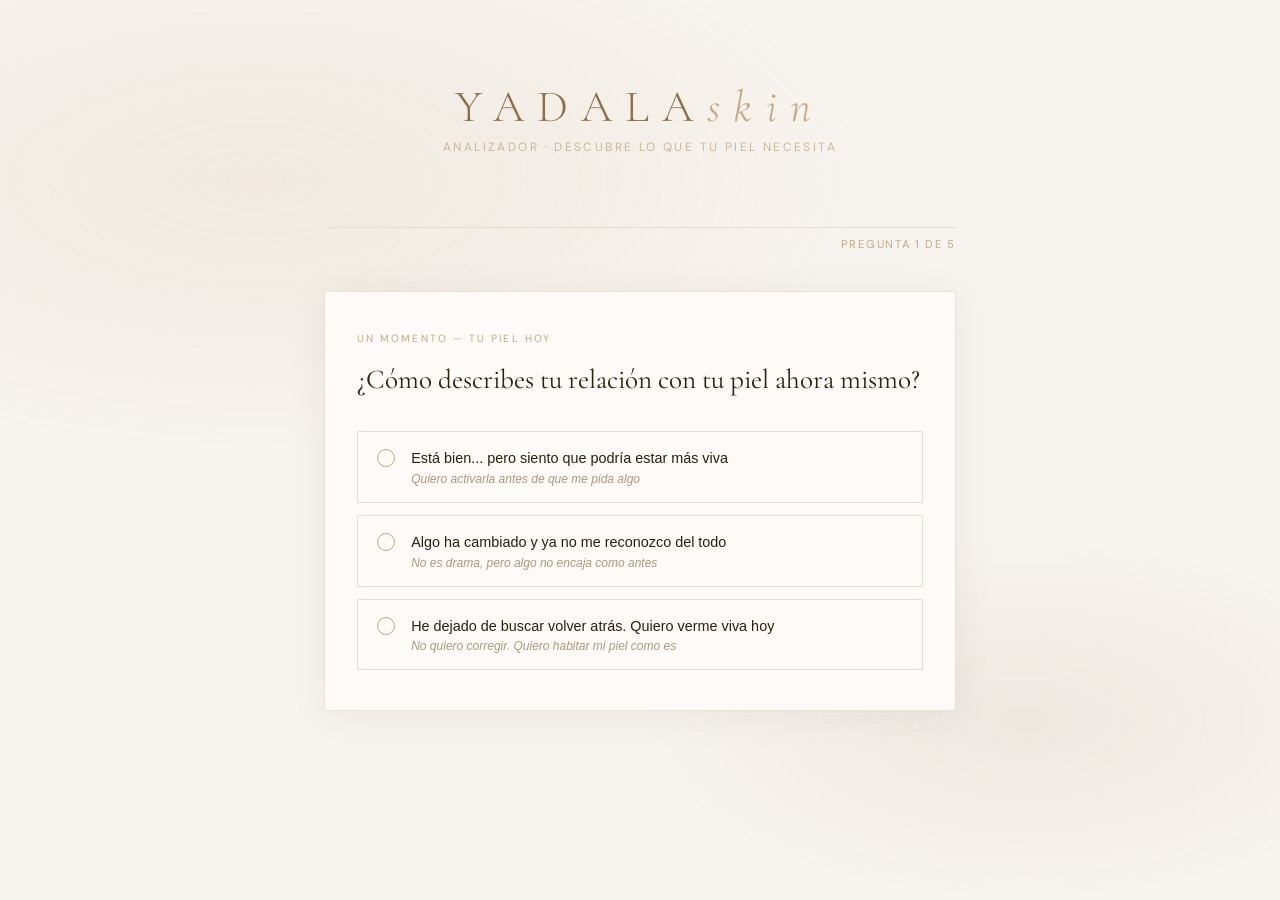
<file: index.html>
<!DOCTYPE html>
<html lang="es">
<head>
<meta charset="UTF-8">
<meta name="viewport" content="width=device-width, initial-scale=1.0">
<title>YADALASKIN Analyzer — Descubre tu piel</title>
<link href="https://fonts.googleapis.com/css2?family=Cormorant+Garamond:ital,wght@0,300;0,400;0,500;1,300;1,400&family=DM+Sans:wght@300;400;500&display=swap" rel="stylesheet">
<style>
  :root {
    --cream: #F7F3EE;
    --sand: #E8DDD0;
    --earth: #C4A882;
    --bark: #8B6F47;
    --deep: #2C1F0E;
    --prevent: #2A7A6B;
    --recover: #B87333;
    --reclaim: #7D3F5A;
    --white: #FDFAF7;
  }

  * { box-sizing: border-box; margin: 0; padding: 0; }

  body {
    font-family: 'DM Sans', sans-serif;
    background: var(--cream);
    color: var(--deep);
    min-height: 100vh;
    overflow-x: hidden;
  }

  /* Fondo con textura sutil */
  body::before {
    content: '';
    position: fixed;
    inset: 0;
    background:
      radial-gradient(ellipse 80% 50% at 20% 20%, rgba(196,168,130,0.12) 0%, transparent 60%),
      radial-gradient(ellipse 60% 40% at 80% 80%, rgba(139,111,71,0.08) 0%, transparent 50%);
    pointer-events: none;
    z-index: 0;
  }

  .container {
    position: relative;
    z-index: 1;
    max-width: 680px;
    margin: 0 auto;
    padding: 2rem 1.5rem 4rem;
  }

  /* HEADER */
  .header {
    text-align: center;
    padding: 3rem 0 2.5rem;
    opacity: 0;
    animation: fadeUp 0.8s ease forwards;
  }

  .logo {
    font-family: 'Cormorant Garamond', serif;
    font-size: clamp(2rem, 6vw, 2.8rem);
    font-weight: 300;
    letter-spacing: 0.3em;
    color: var(--bark);
    margin-bottom: 0.3rem;
  }

  .logo span {
    color: var(--earth);
    font-style: italic;
  }

  .tagline {
    font-size: 0.75rem;
    letter-spacing: 0.2em;
    text-transform: uppercase;
    color: var(--earth);
    opacity: 0.8;
  }

  /* PROGRESS */
  .progress-wrap {
    margin: 2rem 0 2.5rem;
    opacity: 0;
    animation: fadeUp 0.8s ease 0.2s forwards;
  }

  .progress-bar {
    height: 1px;
    background: var(--sand);
    border-radius: 1px;
    overflow: hidden;
    margin-bottom: 0.6rem;
  }

  .progress-fill {
    height: 100%;
    background: linear-gradient(90deg, var(--earth), var(--bark));
    border-radius: 1px;
    transition: width 0.6s cubic-bezier(0.4,0,0.2,1);
    width: 0%;
  }

  .progress-text {
    font-size: 0.7rem;
    letter-spacing: 0.15em;
    text-transform: uppercase;
    color: var(--earth);
    text-align: right;
  }

  /* TARJETA DE PREGUNTA */
  .question-card {
    background: var(--white);
    border: 1px solid rgba(196,168,130,0.3);
    border-radius: 2px;
    padding: 2.5rem 2rem;
    margin-bottom: 1.5rem;
    box-shadow: 0 4px 40px rgba(44,31,14,0.06);
    opacity: 0;
    animation: fadeUp 0.6s ease 0.3s forwards;
  }

  .q-number {
    font-size: 0.65rem;
    letter-spacing: 0.2em;
    text-transform: uppercase;
    color: var(--earth);
    margin-bottom: 1rem;
  }

  .q-text {
    font-family: 'Cormorant Garamond', serif;
    font-size: clamp(1.3rem, 4vw, 1.7rem);
    font-weight: 400;
    line-height: 1.4;
    color: var(--deep);
    margin-bottom: 2rem;
  }

  /* OPCIONES */
  .options {
    display: flex;
    flex-direction: column;
    gap: 0.75rem;
  }

  .option {
    display: flex;
    align-items: flex-start;
    gap: 1rem;
    padding: 1rem 1.2rem;
    border: 1px solid var(--sand);
    border-radius: 1px;
    cursor: pointer;
    transition: all 0.2s ease;
    background: transparent;
    text-align: left;
    width: 100%;
  }

  .option:hover {
    border-color: var(--earth);
    background: rgba(196,168,130,0.06);
  }

  .option.selected {
    border-color: var(--bark);
    background: rgba(139,111,71,0.08);
  }

  .opt-marker {
    width: 18px;
    height: 18px;
    border: 1px solid var(--earth);
    border-radius: 50%;
    flex-shrink: 0;
    margin-top: 1px;
    display: flex;
    align-items: center;
    justify-content: center;
    transition: all 0.2s;
  }

  .option.selected .opt-marker {
    background: var(--bark);
    border-color: var(--bark);
  }

  .option.selected .opt-marker::after {
    content: '';
    width: 6px;
    height: 6px;
    background: white;
    border-radius: 50%;
  }

  .opt-text {
    font-size: 0.9rem;
    line-height: 1.5;
    color: var(--deep);
  }

  .opt-sub {
    font-size: 0.75rem;
    color: var(--bark);
    opacity: 0.7;
    margin-top: 2px;
    font-style: italic;
  }

  /* BOTÓN SIGUIENTE */
  .btn-next {
    width: 100%;
    padding: 1rem 2rem;
    background: var(--deep);
    color: var(--cream);
    border: none;
    border-radius: 1px;
    font-family: 'DM Sans', sans-serif;
    font-size: 0.8rem;
    letter-spacing: 0.15em;
    text-transform: uppercase;
    cursor: pointer;
    transition: all 0.3s ease;
    opacity: 0;
    pointer-events: none;
    margin-top: 0.5rem;
  }

  .btn-next.visible {
    opacity: 1;
    pointer-events: all;
    animation: fadeUp 0.4s ease forwards;
  }

  .btn-next:hover {
    background: var(--bark);
  }

  /* PANTALLA DE ANÁLISIS */
  .analyzing {
    display: none;
    text-align: center;
    padding: 4rem 2rem;
    opacity: 0;
    animation: fadeUp 0.6s ease forwards;
  }

  .analyzing.active { display: block; }

  .pulse-ring {
    width: 80px;
    height: 80px;
    border: 1px solid var(--earth);
    border-radius: 50%;
    margin: 0 auto 2rem;
    position: relative;
    animation: pulse 2s ease infinite;
  }

  .pulse-ring::after {
    content: '';
    position: absolute;
    inset: 8px;
    border: 1px solid var(--bark);
    border-radius: 50%;
    animation: pulse 2s ease 0.5s infinite;
  }

  @keyframes pulse {
    0%, 100% { transform: scale(1); opacity: 1; }
    50% { transform: scale(1.08); opacity: 0.6; }
  }

  .analyzing-text {
    font-family: 'Cormorant Garamond', serif;
    font-size: 1.4rem;
    font-weight: 300;
    color: var(--bark);
    margin-bottom: 0.5rem;
  }

  .analyzing-sub {
    font-size: 0.75rem;
    letter-spacing: 0.1em;
    color: var(--earth);
    opacity: 0.7;
  }

  /* RESULTADO */
  .result {
    display: none;
    opacity: 0;
  }

  .result.active {
    display: block;
    animation: fadeUp 0.8s ease forwards;
  }

  .result-header {
    text-align: center;
    padding: 2rem 0 1.5rem;
  }

  .result-line-badge {
    display: inline-block;
    font-size: 0.65rem;
    letter-spacing: 0.25em;
    text-transform: uppercase;
    padding: 0.4rem 1.2rem;
    border-radius: 20px;
    margin-bottom: 1.2rem;
  }

  .result-title {
    font-family: 'Cormorant Garamond', serif;
    font-size: clamp(1.8rem, 6vw, 2.5rem);
    font-weight: 300;
    line-height: 1.2;
    margin-bottom: 0.5rem;
  }

  .result-subtitle {
    font-family: 'Cormorant Garamond', serif;
    font-size: 1.1rem;
    font-style: italic;
    font-weight: 300;
    opacity: 0.7;
  }

  .result-card {
    background: var(--white);
    border: 1px solid rgba(196,168,130,0.3);
    border-radius: 2px;
    padding: 2rem;
    margin: 1.5rem 0;
    box-shadow: 0 4px 40px rgba(44,31,14,0.06);
  }

  .result-section-title {
    font-size: 0.65rem;
    letter-spacing: 0.2em;
    text-transform: uppercase;
    color: var(--earth);
    margin-bottom: 0.8rem;
  }

  .result-text {
    font-size: 0.92rem;
    line-height: 1.8;
    color: var(--deep);
    margin-bottom: 1.5rem;
  }

  .result-text:last-child { margin-bottom: 0; }

  .benefit-list {
    list-style: none;
    display: flex;
    flex-direction: column;
    gap: 0.5rem;
  }

  .benefit-list li {
    font-size: 0.88rem;
    color: var(--deep);
    padding-left: 1.2rem;
    position: relative;
    line-height: 1.5;
  }

  .benefit-list li::before {
    content: '—';
    position: absolute;
    left: 0;
    color: var(--earth);
  }

  .divider {
    height: 1px;
    background: var(--sand);
    margin: 1.5rem 0;
  }

  /* CTA */
  .cta-section {
    text-align: center;
    padding: 1rem 0 2rem;
  }

  .cta-title {
    font-family: 'Cormorant Garamond', serif;
    font-size: 1.5rem;
    font-weight: 300;
    margin-bottom: 0.5rem;
  }

  .cta-sub {
    font-size: 0.82rem;
    color: var(--bark);
    opacity: 0.8;
    margin-bottom: 1.5rem;
    line-height: 1.6;
  }

  .email-wrap {
    display: flex;
    gap: 0.5rem;
    margin-bottom: 0.75rem;
  }

  .email-input {
    flex: 1;
    padding: 0.9rem 1rem;
    border: 1px solid var(--sand);
    border-radius: 1px;
    background: var(--white);
    font-family: 'DM Sans', sans-serif;
    font-size: 0.85rem;
    color: var(--deep);
    outline: none;
    transition: border-color 0.2s;
  }

  .email-input:focus { border-color: var(--earth); }

  .btn-cta {
    padding: 0.9rem 1.5rem;
    background: var(--bark);
    color: var(--cream);
    border: none;
    border-radius: 1px;
    font-family: 'DM Sans', sans-serif;
    font-size: 0.75rem;
    letter-spacing: 0.1em;
    text-transform: uppercase;
    cursor: pointer;
    transition: background 0.2s;
    white-space: nowrap;
  }

  .btn-cta:hover { background: var(--deep); }

  .privacy-note {
    font-size: 0.7rem;
    color: var(--earth);
    opacity: 0.6;
  }

  .btn-restart {
    background: transparent;
    border: 1px solid var(--sand);
    padding: 0.7rem 1.5rem;
    font-family: 'DM Sans', sans-serif;
    font-size: 0.7rem;
    letter-spacing: 0.15em;
    text-transform: uppercase;
    color: var(--bark);
    cursor: pointer;
    margin-top: 1rem;
    transition: all 0.2s;
    border-radius: 1px;
  }

  .btn-restart:hover { border-color: var(--bark); }

  /* FIRMA */
  .footer-sig {
    text-align: center;
    padding-top: 2rem;
    border-top: 1px solid var(--sand);
    margin-top: 2rem;
  }

  .sig-text {
    font-family: 'Cormorant Garamond', serif;
    font-size: 0.9rem;
    font-style: italic;
    color: var(--earth);
    opacity: 0.7;
  }

  @keyframes fadeUp {
    from { opacity: 0; transform: translateY(16px); }
    to { opacity: 1; transform: translateY(0); }
  }

  /* COLORES POR LÍNEA */
  .prevent { --line-color: var(--prevent); }
  .recover { --line-color: var(--recover); }
  .reclaim { --line-color: var(--reclaim); }

  .line-badge-prevent { background: rgba(42,122,107,0.1); color: var(--prevent); }
  .line-badge-recover { background: rgba(184,115,51,0.12); color: var(--recover); }
  .line-badge-reclaim { background: rgba(125,63,90,0.1); color: var(--reclaim); }

  .accent-prevent { color: var(--prevent); }
  .accent-recover { color: var(--recover); }
  .accent-reclaim { color: var(--reclaim); }

  /* Loading dots */
  .dots span {
    display: inline-block;
    animation: blink 1.4s ease infinite;
    opacity: 0;
  }
  .dots span:nth-child(2) { animation-delay: 0.2s; }
  .dots span:nth-child(3) { animation-delay: 0.4s; }
  @keyframes blink { 0%,80%,100%{opacity:0} 40%{opacity:1} }

  @media (max-width: 480px) {
    .email-wrap { flex-direction: column; }
    .question-card { padding: 1.75rem 1.25rem; }
  }
</style>
</head>
<body>
<div class="container">

  <!-- HEADER -->
  <div class="header">
    <div class="logo">YADALA<span>skin</span></div>
    <div class="tagline">Analizador · Descubre lo que tu piel necesita</div>
  </div>

  <!-- PROGRESS -->
  <div class="progress-wrap" id="progressWrap">
    <div class="progress-bar"><div class="progress-fill" id="progressFill"></div></div>
    <div class="progress-text" id="progressText">Pregunta 1 de 5</div>
  </div>

  <!-- QUIZ -->
  <div id="quizSection">
    <div class="question-card" id="questionCard">
      <div class="q-number" id="qNumber">Pregunta 1 — Tu momento</div>
      <div class="q-text" id="qText">¿En qué etapa de vida sientes que está tu piel ahora mismo?</div>
      <div class="options" id="optionsContainer"></div>
    </div>
    <button class="btn-next" id="btnNext" onclick="nextQuestion()">Continuar →</button>
  </div>

  <!-- ANALIZANDO -->
  <div class="analyzing" id="analyzingSection">
    <div class="pulse-ring"></div>
    <div class="analyzing-text">Escuchando lo que tu piel dice<span class="dots"><span>.</span><span>.</span><span>.</span></span></div>
    <div class="analyzing-sub">Preparando tu ritual personalizado</div>
  </div>

  <!-- RESULTADO -->
  <div class="result" id="resultSection"></div>

</div>

<script>
const questions = [
  {
    id: 'estado',
    number: 'Un momento — Tu piel hoy',
    text: '¿Cómo describes tu relación con tu piel ahora mismo?',
    options: [
      { text: 'Está bien... pero siento que podría estar más viva', sub: 'Quiero activarla antes de que me pida algo', value: 'prevent' },
      { text: 'Algo ha cambiado y ya no me reconozco del todo', sub: 'No es drama, pero algo no encaja como antes', value: 'recover' },
      { text: 'He dejado de buscar volver atrás. Quiero verme viva hoy', sub: 'No quiero corregir. Quiero habitar mi piel como es', value: 'reclaim' }
    ]
  },
  {
    id: 'preocupacion',
    number: 'Escúchala — Lo que tu piel pide',
    text: '¿Qué es lo que más reconoces en tu piel ahora mismo?',
    options: [
      { text: 'Las líneas de la sonrisa ya no desaparecen cuando dejo de sonreír', sub: 'Con luz lateral se me ven unos surcos que antes no estaban', value: 'nasogeniano' },
      { text: 'Parezco triste aunque esté bien. Mi boca tira hacia abajo', sub: 'Las comisuras han bajado y mi cara en reposo ya no es la mía', value: 'comisuras' },
      { text: 'El óvalo ya no está donde era, todo parece que cae', sub: 'La mandíbula que era mía ya no se define igual', value: 'ovalo' },
      { text: 'Los puntos negros de la nariz siempre están ahí', sub: 'He probado de todo y a los dos días vuelven', value: 'poros' },
      { text: 'Cuidarla antes de que me pida algo', sub: 'Prevención consciente, no reacción tardía', value: 'prevencion' }
    ]
  },
  {
    id: 'estilo',
    number: 'Pregunta 3 — Tu ritmo de vida',
    text: '¿Cómo describirías tu relación con el estrés y el descanso?',
    options: [
      { text: 'Alto estrés, poco tiempo para mí', sub: 'Pantallas, ritmo urbano, dormir poco', value: 'estres' },
      { text: 'Equilibrado, cuido mis rutinas', sub: 'Me preocupo por el bienestar aunque sea ocupada', value: 'equilibrio' },
      { text: 'Activa pero sin descanso suficiente', sub: 'Energía alta, pero mi piel lo nota', value: 'activa' },
      { text: 'Tranquilo, priorizo el bienestar', sub: 'Busco lo natural y consciente en todo', value: 'tranquilo' }
    ]
  },
  {
    id: 'cosmetica',
    number: 'Pregunta 4 — Tu relación con los tratamientos',
    text: '¿Cuál es tu posición frente a los tratamientos estéticos?',
    options: [
      { text: 'Solo soluciones naturales, siempre', sub: 'Sin agujas, sin intervenciones, sin artificios', value: 'natural' },
      { text: 'He probado algo pero busco alternativa más natural', sub: 'Quiero resultados sin depender de clínicas', value: 'alternativa' },
      { text: 'No me importa el método, quiero resultados reales', sub: 'Lo que funcione, funcione', value: 'resultados' },
      { text: 'Nunca he hecho nada especial', sub: 'Este sería mi primer paso consciente', value: 'primero' }
    ]
  },
  {
    id: 'objetivo',
    number: 'Pregunta 5 — Lo que deseas',
    text: 'Si tu piel pudiera darte algo mañana por la mañana, ¿qué sería?',
    options: [
      { text: 'Verme fresca, luminosa y natural sin maquillaje', sub: 'Piel viva que habla por sí sola', value: 'luminosa' },
      { text: 'Recuperar la energía y firmeza que tenía', sub: 'Mi piel, pero en su mejor versión', value: 'energia' },
      { text: 'Sentir que tengo estructura y presencia de nuevo', sub: 'Rostro definido, sin intervenciones', value: 'estructura' },
      { text: 'Simplemente sentir que me cuido de verdad', sub: 'Un ritual que conecte cuerpo y alma', value: 'ritual' }
    ]
  }
];

let current = 0;
let answers = {};
let selectedOption = null;
let currentLinea = null;

function renderQuestion() {
  const q = questions[current];
  const pct = (current / questions.length) * 100;

  document.getElementById('progressFill').style.width = pct + '%';
  document.getElementById('progressText').textContent = `Pregunta ${current + 1} de ${questions.length}`;
  document.getElementById('qNumber').textContent = q.number;
  document.getElementById('qText').textContent = q.text;

  const container = document.getElementById('optionsContainer');
  container.innerHTML = '';
  selectedOption = null;
  document.getElementById('btnNext').classList.remove('visible');

  q.options.forEach((opt, i) => {
    const btn = document.createElement('button');
    btn.className = 'option';
    btn.innerHTML = `
      <div class="opt-marker"></div>
      <div>
        <div class="opt-text">${opt.text}</div>
        ${opt.sub ? `<div class="opt-sub">${opt.sub}</div>` : ''}
      </div>`;
    btn.onclick = () => selectOption(i, opt.value, q.id);
    container.appendChild(btn);
  });

  // Animación de entrada
  const card = document.getElementById('questionCard');
  card.style.opacity = '0';
  card.style.transform = 'translateY(12px)';
  setTimeout(() => {
    card.style.transition = 'all 0.4s ease';
    card.style.opacity = '1';
    card.style.transform = 'translateY(0)';
  }, 50);
}

function selectOption(index, value, questionId) {
  document.querySelectorAll('.option').forEach(o => o.classList.remove('selected'));
  document.querySelectorAll('.option')[index].classList.add('selected');
  selectedOption = value;
  answers[questionId] = value;
  document.getElementById('btnNext').classList.add('visible');
}

function nextQuestion() {
  if (!selectedOption) return;
  current++;
  if (current < questions.length) {
    renderQuestion();
  } else {
    showAnalyzing();
  }
}

function showAnalyzing() {
  document.getElementById('quizSection').style.display = 'none';
  document.getElementById('progressWrap').style.display = 'none';
  const analyzing = document.getElementById('analyzingSection');
  analyzing.classList.add('active');
  analyzing.style.opacity = '0';
  setTimeout(() => {
    analyzing.style.transition = 'opacity 0.6s ease';
    analyzing.style.opacity = '1';
  }, 50);
  getRecommendation();
}

function determineLineLocally(answers) {
  // Lógica local como fallback
  let score = { PREVENT: 0, RECOVER: 0, RECLAIM: 0 };

  if (answers.estado === 'prevent') score.PREVENT += 3;
  if (answers.estado === 'recover') score.RECOVER += 3;
  if (answers.estado === 'reclaim') score.RECLAIM += 3;

  if (answers.preocupacion === 'prevencion' || answers.preocupacion === 'poros') score.PREVENT += 2;
  if (answers.preocupacion === 'nasogeniano' || answers.preocupacion === 'comisuras') score.RECOVER += 2;
  if (answers.preocupacion === 'ovalo') score.RECLAIM += 2;

  if (answers.objetivo === 'luminosa' || answers.objetivo === 'ritual') score.PREVENT += 1;
  if (answers.objetivo === 'energia') score.RECOVER += 1;
  if (answers.objetivo === 'estructura') score.RECLAIM += 1;

  return Object.entries(score).sort((a,b) => b[1]-a[1])[0][0];
}

async function getRecommendation() {
  const linea = determineLineLocally(answers);

  const prompt = `Eres la voz de YADALA — cosmética ancestral española, 4 generaciones, fundada por Pedro Jordà en Lanzarote. Bioestimulación natural. 55 minutos. Sin agujas. Sin cirugía. Sin parálisis.

VOZ YADALA:
- Empieza por lo que la persona ya siente, nunca por el producto
- Frases cortas. Sensorial. Conecta piel con vida real.
- PROHIBIDO: milagroso, antiedad agresivo, urgencia artificial
- Sensorialidad: "cara despierta", "piel que respira", "rostro con vida", "firme al tacto"

MODELO CIRCA:
1. CO-REGULACIÓN (frase_apertura): valida cómo se siente ANTES de hablar del producto
2. IDENTIDAD (diagnostico): conecta con quién es ella — PREVENT=La que despierta / RECOVER=La que reconecta / RECLAIM=La que se reafirma
3. RITUAL (por_que_tu_linea): introduce Yadala como invitación, no como solución
4. CONFIRMACIÓN (beneficios): concreto y sensorial
5. AUTONOMÍA (mensaje_final): algo que ella ya sabe, que le pertenece

INGREDIENTES — en plural, nunca en singular:
- "los compuestos botánicos antioxidantes" — activan, protegen, afina
- "los minerales equilibrantes naturales" — reequilibran, purifican
- "las sales minerales ancestrales" — toniifican, sellan, reparan
- PROHIBIDO: "la mascarilla", mencionar A/B/C, inventar productos

RESPUESTAS DEL ANÁLISIS:
- Estado emocional declarado: ${answers.estado === 'prevent' ? 'quiere activar antes de que su piel le pida algo — arquetipo La que despierta' : answers.estado === 'recover' ? 'algo ha cambiado y ya no se reconoce del todo — arquetipo La que reconecta' : 'ha dejado de buscar volver atrás, quiere verse viva hoy — arquetipo La que se reafirma'}
- Zona de preocupación principal: ${answers.preocupacion === 'nasogeniano' ? 'surcos nasogenianos / pliegues de la sonrisa' : answers.preocupacion === 'comisuras' ? 'comisuras caídas / cara triste en reposo' : answers.preocupacion === 'ovalo' ? 'óvalo perdido / mandíbula desdibujada' : answers.preocupacion === 'poros' ? 'poros y puntos negros / exceso de sebo' : 'prevención consciente'}
- Estilo de vida: ${answers.estilo}
- Relación con cosmética: ${answers.cosmetica}
- Objetivo emocional: ${answers.objetivo}

Línea recomendada: ${linea}

Genera una respuesta en JSON con exactamente esta estructura (sin markdown, solo JSON puro):
{
  "linea": "${linea}",
  "frase_apertura": "frase personal y empática de 1-2 líneas que valide cómo se siente (empieza con 'Tu piel...' o similar)",
  "diagnostico": "2-3 frases explicando qué está pasando en su piel según sus respuestas, tono cálido y experto",
  "por_que_tu_linea": "2 frases explicando por qué ${linea} es perfecta para ella, mencionando su caso específico",
  "beneficios": ["beneficio concreto 1", "beneficio concreto 2", "beneficio concreto 3", "beneficio concreto 4"],
  "protocolo": "Descripción del protocolo de uso en 2-3 frases: cuándo aplicar, cómo, qué esperar la primera semana",
  "mensaje_final": "Frase inspiradora corta que conecte piel y alma, estilo de la marca (no más de 20 palabras)"
}`;

  try {
    const response = await fetch('https://yadala-proxy.bienvenidoamentalengineering.workers.dev', {
      method: 'POST',
      headers: { 'Content-Type': 'application/json' },
      body: JSON.stringify({
        model: 'claude-sonnet-4-6',
        max_tokens: 1000,
        messages: [{ role: 'user', content: prompt }]
      })
    });

    const data = await response.json();
    let text = data.content[0].text.trim();
    text = text.replace(/```json|```/g, '').trim();
    const result = JSON.parse(text);
    showResult(result);
  } catch(e) {
    // Fallback con datos locales
    showResult(getFallbackResult(linea));
  }
}

function getFallbackResult(linea) {
  const data = {
    PREVENT: {
      linea: 'PREVENT',
      frase_apertura: 'Tu piel está viva y receptiva. Lo que actives hoy, lo sentirás durante años.',
      diagnostico: 'El ritmo que llevas va apagando la energía natural de tu piel antes de tiempo. No es deterioro. Es acumulación de ruido que tu piel no sabe cómo soltar sola.',
      por_que_tu_linea: 'Yadala activa tu piel desde dentro usando los compuestos botánicos antioxidantes y los minerales equilibrantes naturales. No tienes que corregir lo que puedes preservar.',
      beneficios: ['Glow inmediato desde la primera aplicación', 'Poros más cerrados y textura uniforme', 'Piel tonificada y llena de energía natural', 'Hábito de autocuidado que tu piel agradecerá en 10 años'],
      protocolo: 'Aplica Yadala Prevent 1 vez por semana como ritual de domingo. 55 minutos con la mascarilla, retirada con agua tibia y fría. La primera semana notarás luminosidad inmediata; en un mes, firmeza visible.',
      mensaje_final: '"Activa hoy lo que tu piel agradecerá mañana."'
    },
    RECOVER: {
      linea: 'RECOVER',
      frase_apertura: 'Tu piel no está perdida. Solo ha dejado de activarse. Y eso tiene solución.',
      diagnostico: 'Lo que describes no es envejecimiento. Es acumulación de estrés y ritmo. Tu piel tiene memoria — y cuando recibe la señal correcta, recuerda cómo responder.',
      por_que_tu_linea: 'Yadala reactiva los fibroblastos y devuelve tono al tejido facial usando la sinergia de compuestos botánicos y sales minerales ancestrales. Sin forzar. Sin paralizar.',
      beneficios: ['Contorno facial más definido y firme', 'Arrugas de expresión atenuadas', 'Piel uniforme, radiante y descansada', 'Alternativa real al bótox que preserva tu expresión'],
      protocolo: 'Usa Yadala Recover 1 vez por semana. 55 minutos de actuación. La primera sesión notarás el "efecto despertar": tu piel se ve más firme y luminosa. En 4 semanas, los cambios son visibles para todos.',
      mensaje_final: '"Tu piel volvió a contar tu historia con luz, no con cansancio."'
    },
    RECLAIM: {
      linea: 'RECLAIM',
      frase_apertura: 'Tu piel tiene historia. Y merece seguir contándola con fuerza, no con silencio.',
      diagnostico: 'No es rendirse. Es querer volver a reconocerte. Tu piel no ha perdido capacidad de regenerarse — ha perdido el estímulo que la activa. Los fibroblastos no mueren, esperan.',
      por_que_tu_linea: 'Yadala reactiva el tejido profundo y devuelve estructura sin tocar tu expresión. Las sales minerales ancestrales y los compuestos botánicos trabajan juntos. No quieres parecer otra. Quieres verte como tú.',
      beneficios: ['Reducción visible de flacidez en mejillas y óvalo', 'Efecto lifting natural sin cirugía ni agujas', 'Piel más densa, menos fina y quebradiza', 'Expresión preservada: tú, en tu mejor versión'],
      protocolo: 'Aplica Yadala Reclaim 1–2 veces por semana. 55 minutos de ritual profundo. La primera semana notarás que tu piel "respira" diferente. A las 4 semanas, el lifting natural es visible y duradero.',
      mensaje_final: '"No quiero parecer otra. Quiero verme como yo, en mi mejor versión."'
    }
  };
  return data[linea] || data.RECOVER;
}

function showResult(result) {
  document.getElementById('analyzingSection').classList.remove('active');
  currentLinea = result.linea;

  const linea = result.linea;
  const colorClass = linea.toLowerCase();
  const badgeClass = `line-badge-${colorClass}`;
  const accentClass = `accent-${colorClass}`;

  const lineNames = { PREVENT: 'Prevent', RECOVER: 'Recover', RECLAIM: 'Reclaim' };
  const lineMottos = {
    PREVENT: 'Activa · Prevé · Potencia',
    RECOVER: 'Redefine · Reactiva · Revive',
    RECLAIM: 'Reafirma · Ilumina · Inspira'
  };

  const html = `
    <div class="result-header">
      <div class="result-line-badge ${badgeClass}">Tu línea · Yadala ${lineNames[linea]}</div>
      <div class="result-title ${accentClass}">Yadala ${lineNames[linea]}</div>
      <div class="result-subtitle">${lineMottos[linea]}</div>
    </div>

    <div class="result-card">
      <div class="result-section-title">Tu diagnóstico</div>
      <p class="result-text" style="font-family:'Cormorant Garamond',serif;font-size:1.05rem;font-style:italic">${result.frase_apertura}</p>
      <div class="divider"></div>
      <p class="result-text">${result.diagnostico}</p>
      <div class="divider"></div>
      <div class="result-section-title">Por qué esta línea es la tuya</div>
      <p class="result-text">${result.por_que_tu_linea}</p>
    </div>

    <div class="result-card">
      <div class="result-section-title">Lo que notarás</div>
      <ul class="benefit-list">
        ${result.beneficios.map(b => `<li>${b}</li>`).join('')}
      </ul>
      <div class="divider"></div>
      <div class="result-section-title">Tu protocolo</div>
      <p class="result-text">${result.protocolo}</p>
    </div>

    <div class="cta-section">
      <div class="cta-title">Tu ritual te espera</div>
      <p class="cta-sub">Déjame tu email y te envío la guía completa de Yadala ${lineNames[linea]}<br>+ 10% de descuento en tu primer pedido.</p>
      <div class="email-wrap">
        <input type="email" class="email-input" id="emailInput" placeholder="tu@email.com">
        <button class="btn-cta" onclick="submitEmail()">Quiero mi guía</button>
      </div>
      <p class="privacy-note">Sin spam. Solo lo que tu piel necesita. Puedes darte de baja cuando quieras.</p>
      <div style="margin-top:2rem;padding:1.5rem;background:rgba(196,168,130,0.08);border-left:2px solid var(--earth);border-radius:1px">
        <p style="font-family:'Cormorant Garamond',serif;font-size:1.1rem;font-style:italic;color:var(--bark);line-height:1.6">${result.mensaje_final}</p>
        <p style="font-size:0.72rem;letter-spacing:0.1em;color:var(--earth);margin-top:0.5rem;opacity:0.7">— Pedro Jordà · Fundador YADALA · 4 generaciones</p>
      </div>
    </div>

    <div class="footer-sig">
      <button class="btn-restart" onclick="restartQuiz()">← Hacer el análisis de nuevo</button>
    </div>
  `;

  const resultSection = document.getElementById('resultSection');
  resultSection.innerHTML = html;
  resultSection.classList.add('active');

  document.getElementById('progressFill').style.width = '100%';
  document.getElementById('progressText').textContent = 'Análisis completado';
}

const SUPABASE_URL = 'https://qbvltetexymyrvscbbai.supabase.co';
const SUPABASE_KEY = 'eyJhbGciOiJIUzI1NiIsInR5cCI6IkpXVCJ9.eyJpc3MiOiJzdXBhYmFzZSIsInJlZiI6InFidmx0ZXRleHlteXJ2c2NiYmFpIiwicm9sZSI6ImFub24iLCJpYXQiOjE3NzQ3OTA2MjAsImV4cCI6MjA5MDM2NjYyMH0.8OqR2ezdShKFmAVl46Yj6LbBOFNuo_EmhHfy2Pc7dmE';

async function submitEmail() {
  const email = document.getElementById('emailInput').value;
  if (!email || !email.includes('@')) {
    document.getElementById('emailInput').style.borderColor = '#c0392b';
    return;
  }

  const btn = document.querySelector('.btn-cta');
  btn.textContent = 'Guardando...';
  btn.disabled = true;

  try {
    // Guardar en quiz_leads
    await fetch(`${SUPABASE_URL}/rest/v1/quiz_leads`, {
      method: 'POST',
      headers: {
        'Content-Type': 'application/json',
        'apikey': SUPABASE_KEY,
        'Authorization': `Bearer ${SUPABASE_KEY}`,
        'Prefer': 'return=minimal'
      },
      body: JSON.stringify({
        email: email,
        linea: currentLinea,
        estado_emocional: window.perfilEmocional ? window.perfilEmocional.estado_emocional : 'curiosa',
        urgencia: window.perfilEmocional ? window.perfilEmocional.urgencia : 'media',
        agente_circa: window.perfilEmocional ? window.perfilEmocional.agente_circa : 'identidad'
      })
    });

    // Guardar análisis completo en skin_analyses
    await fetch(`${SUPABASE_URL}/rest/v1/skin_analyses`, {
      method: 'POST',
      headers: {
        'Content-Type': 'application/json',
        'apikey': SUPABASE_KEY,
        'Authorization': `Bearer ${SUPABASE_KEY}`,
        'Prefer': 'return=minimal'
      },
      body: JSON.stringify({
        email: email,
        edad: answers.estado,
        preocupacion: answers.preocupacion,
        estilo: answers.estilo,
        cosmetica: answers.cosmetica,
        objetivo: answers.objetivo,
        linea: currentLinea,
        fuente: 'web-quiz'
      })
    });

    document.getElementById('emailInput').style.borderColor = 'var(--prevent)';
    btn.textContent = '✓ Enviado';
    btn.style.background = 'var(--prevent)';

  } catch(e) {
    btn.textContent = 'Quiero mi guía';
    btn.disabled = false;
    console.error('Error guardando en Supabase:', e);
  }
}

function restartQuiz() {
  current = 0;
  answers = {};
  selectedOption = null;
  currentLinea = null;
  document.getElementById('resultSection').classList.remove('active');
  document.getElementById('resultSection').innerHTML = '';
  document.getElementById('quizSection').style.display = 'block';
  document.getElementById('progressWrap').style.display = 'block';
  renderQuestion();
  window.scrollTo(0, 0);
}

// Init
renderQuestion();
</script>
</body>
</html>
</file>
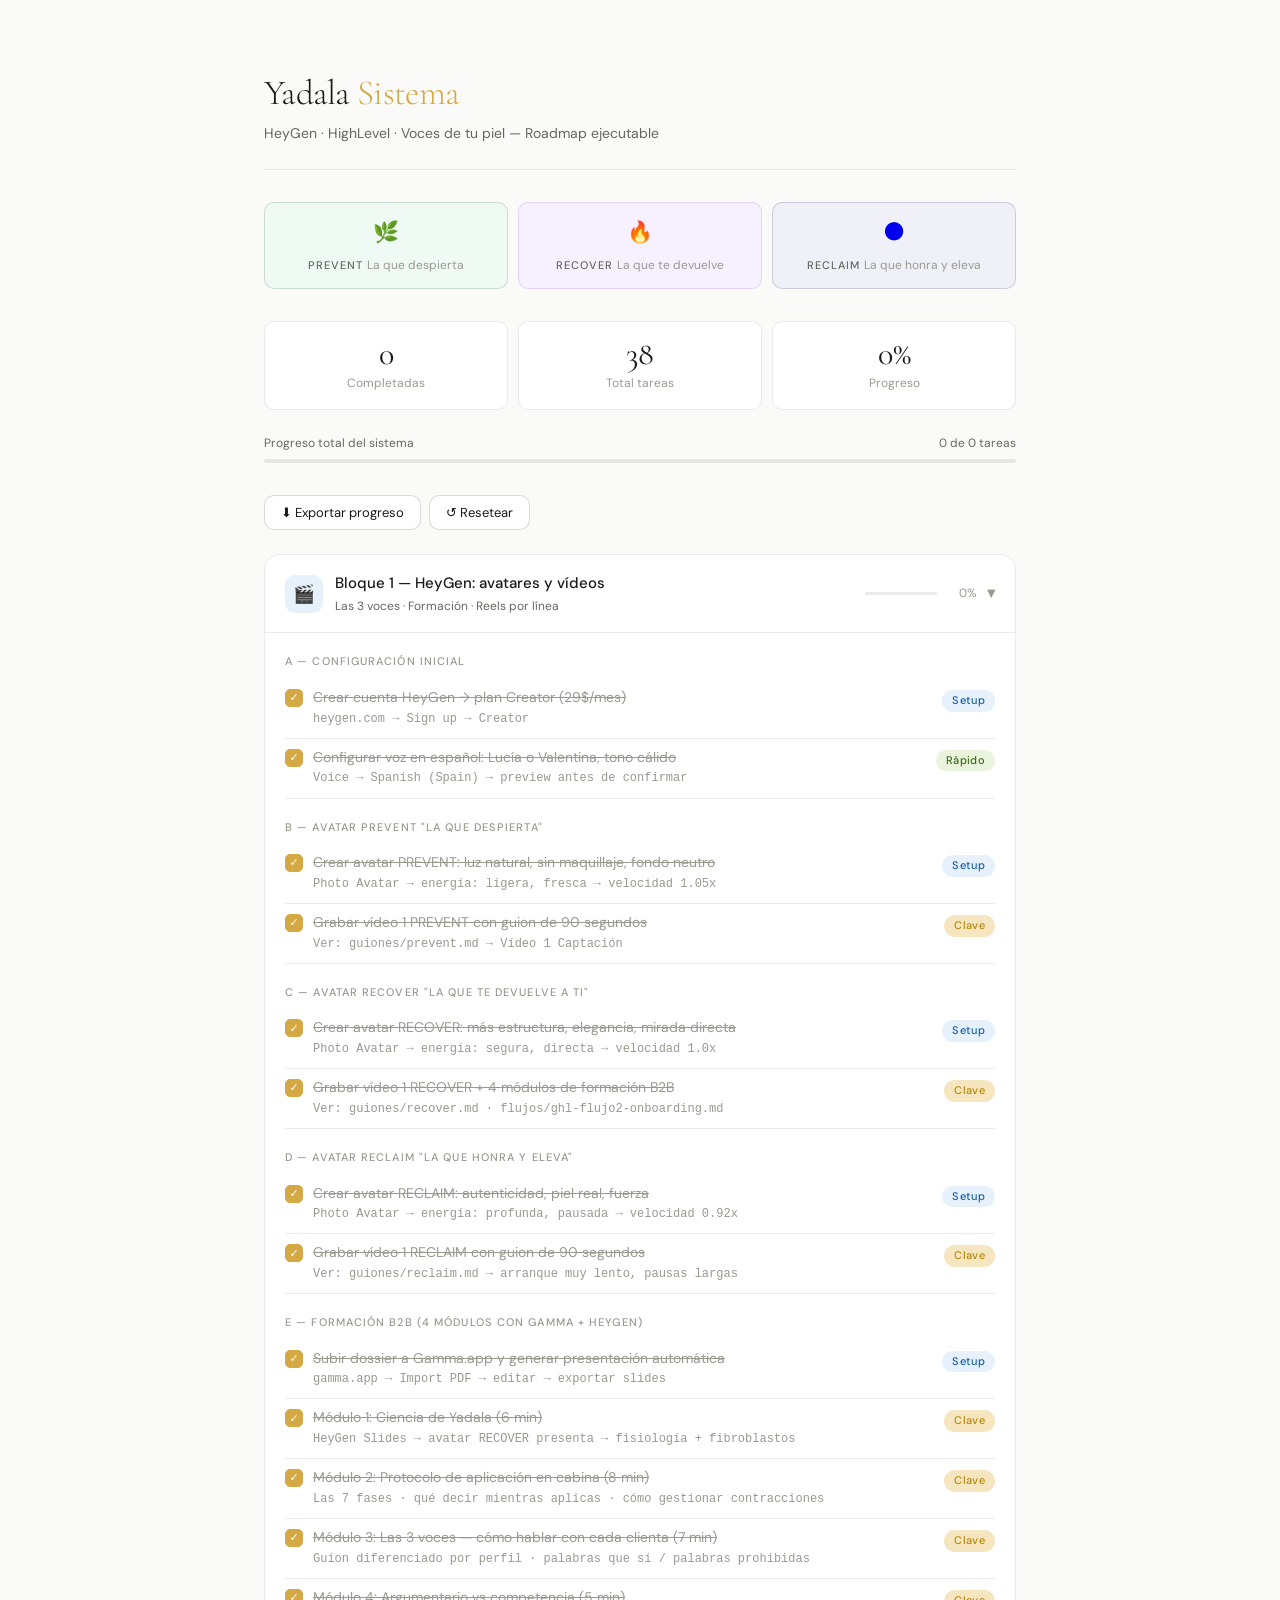
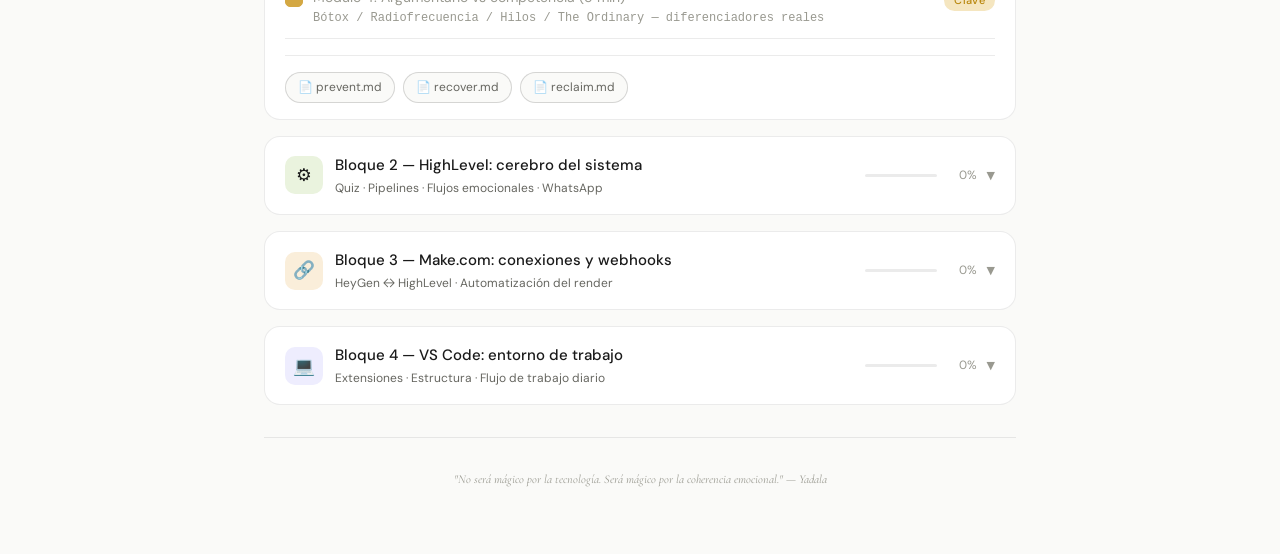
<file: Yadala-sistema/index.html>
<!DOCTYPE html>
<html lang="es">
<head>
  <meta charset="UTF-8">
  <meta name="viewport" content="width=device-width, initial-scale=1.0">
  <title>Yadala Sistema — Roadmap</title>
  <link rel="stylesheet" href="css/styles.css">
  <style>
    /* Estilos específicos del roadmap */
    .page-header {
      padding: 2.5rem 0 1.5rem;
      border-bottom: 0.5px solid var(--border);
      margin-bottom: 2rem;
    }
    .page-title {
      font-family: var(--font-display);
      font-size: 2.2rem;
      font-weight: 300;
      color: var(--text-primary);
      letter-spacing: -0.02em;
      line-height: 1.2;
    }
    .page-title span { color: var(--oro-mid); }
    .page-sub {
      font-size: 14px;
      color: var(--text-secondary);
      margin-top: 0.5rem;
    }

    /* Stats */
    .stats-row {
      display: grid;
      grid-template-columns: repeat(3, 1fr);
      gap: 10px;
      margin-bottom: 1.5rem;
    }
    .stat-card {
      background: var(--bg-card);
      border: 0.5px solid var(--border);
      border-radius: var(--radius-md);
      padding: 1rem;
      text-align: center;
    }
    .stat-num {
      font-family: var(--font-display);
      font-size: 2rem;
      font-weight: 400;
      color: var(--text-primary);
      line-height: 1;
    }
    .stat-lbl {
      font-size: 12px;
      color: var(--text-muted);
      margin-top: 4px;
    }

    /* Progress global */
    .progress-global {
      margin-bottom: 2rem;
    }
    .progress-header {
      display: flex;
      justify-content: space-between;
      align-items: center;
      margin-bottom: 6px;
    }
    .progress-label-text {
      font-size: 12px;
      color: var(--text-secondary);
    }
    .progress-track {
      height: 4px;
      background: var(--border);
      border-radius: 2px;
      overflow: hidden;
    }
    .progress-fill {
      height: 100%;
      background: linear-gradient(90deg, var(--oro-mid), var(--oro));
      border-radius: 2px;
      transition: width 0.5s ease;
    }

    /* Voces banner */
    .voces-banner {
      display: grid;
      grid-template-columns: repeat(3, 1fr);
      gap: 10px;
      margin-bottom: 2rem;
    }
    .voz-pill {
      padding: 0.75rem 1rem;
      border-radius: var(--radius-md);
      border: 0.5px solid var(--border);
      text-align: center;
      cursor: pointer;
      transition: all 0.2s;
      text-decoration: none;
    }
    .voz-pill:hover { transform: translateY(-1px); box-shadow: 0 4px 12px rgba(0,0,0,0.08); }
    .voz-pill.p { background: #F0FAF4; border-color: rgba(45,106,79,0.2); }
    .voz-pill.r { background: #F7F0FF; border-color: rgba(155,93,229,0.2); }
    .voz-pill.c { background: #F0F0F8; border-color: rgba(58,58,92,0.2); }
    .voz-emoji { font-size: 1.3rem; display: block; margin-bottom: 4px; }
    .voz-name { font-size: 11px; font-weight: 500; color: var(--text-secondary); text-transform: uppercase; letter-spacing: 0.08em; }
    .voz-tag { font-size: 12px; color: var(--text-muted); margin-top: 2px; }

    /* Bloques */
    .block {
      border: 0.5px solid var(--border);
      border-radius: var(--radius-lg);
      overflow: hidden;
      margin-bottom: 1rem;
      background: var(--bg-card);
    }
    .block-header {
      display: flex;
      align-items: center;
      gap: 12px;
      padding: 1rem 1.25rem;
      cursor: pointer;
      user-select: none;
      transition: background 0.15s;
    }
    .block-header:hover { background: var(--bg); }

    .block-icon {
      width: 38px; height: 38px;
      border-radius: 10px;
      display: flex; align-items: center; justify-content: center;
      font-size: 1.1rem;
      flex-shrink: 0;
    }
    .icon-b1 { background: #E6F1FB; }
    .icon-b2 { background: #EAF3DE; }
    .icon-b3 { background: #FAEEDA; }
    .icon-b4 { background: #EEEDFE; }

    .block-info { flex: 1; }
    .block-title {
      font-size: 15px;
      font-weight: 500;
      color: var(--text-primary);
    }
    .block-desc {
      font-size: 12px;
      color: var(--text-secondary);
      margin-top: 2px;
    }

    .block-meta {
      display: flex;
      align-items: center;
      gap: 10px;
      flex-shrink: 0;
    }
    .mini-bar {
      width: 72px; height: 3px;
      background: var(--border);
      border-radius: 2px;
      overflow: hidden;
    }
    .mini-fill {
      height: 100%;
      border-radius: 2px;
      transition: width 0.4s ease;
    }
    .fill-b1 { background: #185FA5; }
    .fill-b2 { background: #3B6D11; }
    .fill-b3 { background: #854F0B; }
    .fill-b4 { background: #534AB7; }

    .mini-pct {
      font-size: 12px;
      color: var(--text-muted);
      min-width: 30px;
      text-align: right;
    }
    .chevron {
      font-size: 11px;
      color: var(--text-muted);
      transition: transform 0.2s;
    }
    .chevron.open { transform: rotate(180deg); }

    /* Body del bloque */
    .block-body {
      display: none;
      border-top: 0.5px solid var(--border);
      padding: 0 1.25rem 1rem;
    }
    .block-body.open { display: block; }

    .section-label {
      font-size: 11px;
      font-weight: 500;
      color: var(--text-muted);
      text-transform: uppercase;
      letter-spacing: 0.1em;
      margin: 1.25rem 0 0.5rem;
    }

    /* Tareas */
    .task {
      display: flex;
      align-items: flex-start;
      gap: 10px;
      padding: 9px 0;
      border-bottom: 0.5px solid var(--border);
      cursor: pointer;
      transition: opacity 0.15s;
    }
    .task:last-child { border-bottom: none; }
    .task:hover { opacity: 0.75; }

    .task-check {
      width: 18px; height: 18px;
      border: 1.5px solid var(--border-mid);
      border-radius: 5px;
      flex-shrink: 0;
      margin-top: 1px;
      display: flex; align-items: center; justify-content: center;
      transition: all 0.15s;
      background: var(--bg-card);
    }
    .task-check.done {
      background: var(--oro-mid);
      border-color: var(--oro-mid);
    }
    .task-check.done::after {
      content: '✓';
      color: white;
      font-size: 11px;
      font-weight: 600;
    }

    .task-body { flex: 1; }
    .task-name {
      font-size: 14px;
      color: var(--text-primary);
      line-height: 1.4;
    }
    .task-name.done {
      color: var(--text-muted);
      text-decoration: line-through;
    }
    .task-hint {
      font-size: 12px;
      color: var(--text-muted);
      margin-top: 2px;
      font-family: 'Courier New', monospace;
    }
    .task-badge { flex-shrink: 0; margin-top: 2px; }

    /* Links a archivos */
    .file-links {
      display: flex;
      flex-wrap: wrap;
      gap: 8px;
      margin-top: 1rem;
      padding-top: 1rem;
      border-top: 0.5px solid var(--border);
    }
    .file-link {
      display: inline-flex;
      align-items: center;
      gap: 5px;
      padding: 5px 12px;
      border: 0.5px solid var(--border-mid);
      border-radius: 20px;
      font-size: 12px;
      color: var(--text-secondary);
      text-decoration: none;
      transition: all 0.15s;
      background: var(--bg);
    }
    .file-link:hover {
      border-color: var(--oro-mid);
      color: var(--oro);
      background: var(--oro-pale);
    }

    /* Toolbar */
    .toolbar {
      display: flex;
      gap: 8px;
      margin-bottom: 1.5rem;
      flex-wrap: wrap;
    }

    /* Footer */
    .footer-note {
      text-align: center;
      font-size: 12px;
      color: var(--text-muted);
      padding: 2rem 0;
      border-top: 0.5px solid var(--border);
      margin-top: 2rem;
      font-family: var(--font-display);
      font-style: italic;
    }
  </style>
</head>
<body>
<div class="container">

  <!-- Header -->
  <div class="page-header">
    <h1 class="page-title">Yadala <span>Sistema</span></h1>
    <p class="page-sub">HeyGen · HighLevel · Voces de tu piel — Roadmap ejecutable</p>
  </div>

  <!-- Voces banner -->
  <div class="voces-banner">
    <a class="voz-pill p" href="guiones/prevent.md">
      <span class="voz-emoji">🌿</span>
      <span class="voz-name">Prevent</span>
      <span class="voz-tag">La que despierta</span>
    </a>
    <a class="voz-pill r" href="guiones/recover.md">
      <span class="voz-emoji">🔥</span>
      <span class="voz-name">Recover</span>
      <span class="voz-tag">La que te devuelve</span>
    </a>
    <a class="voz-pill c" href="guiones/reclaim.md">
      <span class="voz-emoji">🌑</span>
      <span class="voz-name">Reclaim</span>
      <span class="voz-tag">La que honra y eleva</span>
    </a>
  </div>

  <!-- Stats -->
  <div class="stats-row">
    <div class="stat-card">
      <div class="stat-num" id="done-count">0</div>
      <div class="stat-lbl">Completadas</div>
    </div>
    <div class="stat-card">
      <div class="stat-num" id="total-count">0</div>
      <div class="stat-lbl">Total tareas</div>
    </div>
    <div class="stat-card">
      <div class="stat-num" id="pct-global">0%</div>
      <div class="stat-lbl">Progreso</div>
    </div>
  </div>

  <!-- Progress global -->
  <div class="progress-global">
    <div class="progress-header">
      <span class="progress-label-text">Progreso total del sistema</span>
      <span class="progress-label-text" id="pct-label-global">0 de 0 tareas</span>
    </div>
    <div class="progress-track">
      <div class="progress-fill" id="global-bar" style="width:0%"></div>
    </div>
  </div>

  <!-- Toolbar -->
  <div class="toolbar">
    <button class="btn" onclick="exportProgress()">⬇ Exportar progreso</button>
    <button class="btn" onclick="resetAll()">↺ Resetear</button>
  </div>

  <!-- ============================
       BLOQUE 1: HEYGEN
  ============================= -->
  <div class="block">
    <div class="block-header" onclick="toggleBlock('B1')">
      <div class="block-icon icon-b1">🎬</div>
      <div class="block-info">
        <div class="block-title">Bloque 1 — HeyGen: avatares y vídeos</div>
        <div class="block-desc">Las 3 voces · Formación · Reels por línea</div>
      </div>
      <div class="block-meta">
        <div class="mini-bar"><div class="mini-fill fill-b1" id="bar-B1" style="width:0%"></div></div>
        <div class="mini-pct" id="pct-B1">0%</div>
        <div class="chevron open" id="chev-B1">▲</div>
      </div>
    </div>
    <div class="block-body open" id="body-B1">

      <div class="section-label">A — Configuración inicial</div>

      <div class="task" onclick="toggleTask('h1')" data-task="h1" data-block="B1">
        <div class="task-check" id="check-h1"></div>
        <div class="task-body">
          <div class="task-name" id="name-h1">Crear cuenta HeyGen → plan Creator (29$/mes)</div>
          <div class="task-hint">heygen.com → Sign up → Creator</div>
        </div>
        <span class="badge badge-setup task-badge">Setup</span>
      </div>

      <div class="task" onclick="toggleTask('h2')" data-task="h2" data-block="B1">
        <div class="task-check" id="check-h2"></div>
        <div class="task-body">
          <div class="task-name" id="name-h2">Configurar voz en español: Lucía o Valentina, tono cálido</div>
          <div class="task-hint">Voice → Spanish (Spain) → preview antes de confirmar</div>
        </div>
        <span class="badge badge-quick task-badge">Rápido</span>
      </div>

      <div class="section-label">B — Avatar PREVENT "La que despierta"</div>

      <div class="task" onclick="toggleTask('h3')" data-task="h3" data-block="B1">
        <div class="task-check" id="check-h3"></div>
        <div class="task-body">
          <div class="task-name" id="name-h3">Crear avatar PREVENT: luz natural, sin maquillaje, fondo neutro</div>
          <div class="task-hint">Photo Avatar → energía: ligera, fresca → velocidad 1.05x</div>
        </div>
        <span class="badge badge-setup task-badge">Setup</span>
      </div>

      <div class="task" onclick="toggleTask('h4')" data-task="h4" data-block="B1">
        <div class="task-check" id="check-h4"></div>
        <div class="task-body">
          <div class="task-name" id="name-h4">Grabar vídeo 1 PREVENT con guion de 90 segundos</div>
          <div class="task-hint">Ver: guiones/prevent.md → Vídeo 1 Captación</div>
        </div>
        <span class="badge badge-clave task-badge">Clave</span>
      </div>

      <div class="section-label">C — Avatar RECOVER "La que te devuelve a ti"</div>

      <div class="task" onclick="toggleTask('h5')" data-task="h5" data-block="B1">
        <div class="task-check" id="check-h5"></div>
        <div class="task-body">
          <div class="task-name" id="name-h5">Crear avatar RECOVER: más estructura, elegancia, mirada directa</div>
          <div class="task-hint">Photo Avatar → energía: segura, directa → velocidad 1.0x</div>
        </div>
        <span class="badge badge-setup task-badge">Setup</span>
      </div>

      <div class="task" onclick="toggleTask('h6')" data-task="h6" data-block="B1">
        <div class="task-check" id="check-h6"></div>
        <div class="task-body">
          <div class="task-name" id="name-h6">Grabar vídeo 1 RECOVER + 4 módulos de formación B2B</div>
          <div class="task-hint">Ver: guiones/recover.md · flujos/ghl-flujo2-onboarding.md</div>
        </div>
        <span class="badge badge-clave task-badge">Clave</span>
      </div>

      <div class="section-label">D — Avatar RECLAIM "La que honra y eleva"</div>

      <div class="task" onclick="toggleTask('h7')" data-task="h7" data-block="B1">
        <div class="task-check" id="check-h7"></div>
        <div class="task-body">
          <div class="task-name" id="name-h7">Crear avatar RECLAIM: autenticidad, piel real, fuerza</div>
          <div class="task-hint">Photo Avatar → energía: profunda, pausada → velocidad 0.92x</div>
        </div>
        <span class="badge badge-setup task-badge">Setup</span>
      </div>

      <div class="task" onclick="toggleTask('h8')" data-task="h8" data-block="B1">
        <div class="task-check" id="check-h8"></div>
        <div class="task-body">
          <div class="task-name" id="name-h8">Grabar vídeo 1 RECLAIM con guion de 90 segundos</div>
          <div class="task-hint">Ver: guiones/reclaim.md → arranque muy lento, pausas largas</div>
        </div>
        <span class="badge badge-clave task-badge">Clave</span>
      </div>

      <div class="section-label">E — Formación B2B (4 módulos con Gamma + HeyGen)</div>

      <div class="task" onclick="toggleTask('h9')" data-task="h9" data-block="B1">
        <div class="task-check" id="check-h9"></div>
        <div class="task-body">
          <div class="task-name" id="name-h9">Subir dossier a Gamma.app y generar presentación automática</div>
          <div class="task-hint">gamma.app → Import PDF → editar → exportar slides</div>
        </div>
        <span class="badge badge-setup task-badge">Setup</span>
      </div>

      <div class="task" onclick="toggleTask('h10')" data-task="h10" data-block="B1">
        <div class="task-check" id="check-h10"></div>
        <div class="task-body">
          <div class="task-name" id="name-h10">Módulo 1: Ciencia de Yadala (6 min)</div>
          <div class="task-hint">HeyGen Slides → avatar RECOVER presenta → fisiología + fibroblastos</div>
        </div>
        <span class="badge badge-clave task-badge">Clave</span>
      </div>

      <div class="task" onclick="toggleTask('h11')" data-task="h11" data-block="B1">
        <div class="task-check" id="check-h11"></div>
        <div class="task-body">
          <div class="task-name" id="name-h11">Módulo 2: Protocolo de aplicación en cabina (8 min)</div>
          <div class="task-hint">Las 7 fases · qué decir mientras aplicas · cómo gestionar contracciones</div>
        </div>
        <span class="badge badge-clave task-badge">Clave</span>
      </div>

      <div class="task" onclick="toggleTask('h12')" data-task="h12" data-block="B1">
        <div class="task-check" id="check-h12"></div>
        <div class="task-body">
          <div class="task-name" id="name-h12">Módulo 3: Las 3 voces — cómo hablar con cada clienta (7 min)</div>
          <div class="task-hint">Guion diferenciado por perfil · palabras que sí / palabras prohibidas</div>
        </div>
        <span class="badge badge-clave task-badge">Clave</span>
      </div>

      <div class="task" onclick="toggleTask('h13')" data-task="h13" data-block="B1">
        <div class="task-check" id="check-h13"></div>
        <div class="task-body">
          <div class="task-name" id="name-h13">Módulo 4: Argumentario vs competencia (5 min)</div>
          <div class="task-hint">Bótox / Radiofrecuencia / Hilos / The Ordinary — diferenciadores reales</div>
        </div>
        <span class="badge badge-clave task-badge">Clave</span>
      </div>

      <div class="file-links">
        <a class="file-link" href="guiones/prevent.md">📄 prevent.md</a>
        <a class="file-link" href="guiones/recover.md">📄 recover.md</a>
        <a class="file-link" href="guiones/reclaim.md">📄 reclaim.md</a>
      </div>
    </div>
  </div>

  <!-- ============================
       BLOQUE 2: HIGHLEVEL
  ============================= -->
  <div class="block">
    <div class="block-header" onclick="toggleBlock('B2')">
      <div class="block-icon icon-b2">⚙️</div>
      <div class="block-info">
        <div class="block-title">Bloque 2 — HighLevel: cerebro del sistema</div>
        <div class="block-desc">Quiz · Pipelines · Flujos emocionales · WhatsApp</div>
      </div>
      <div class="block-meta">
        <div class="mini-bar"><div class="mini-fill fill-b2" id="bar-B2" style="width:0%"></div></div>
        <div class="mini-pct" id="pct-B2">0%</div>
        <div class="chevron" id="chev-B2">▼</div>
      </div>
    </div>
    <div class="block-body" id="body-B2">

      <div class="section-label">A — Configuración base</div>

      <div class="task" onclick="toggleTask('g1')" data-task="g1" data-block="B2">
        <div class="task-check" id="check-g1"></div>
        <div class="task-body">
          <div class="task-name" id="name-g1">Crear cuenta GoHighLevel (97$/mes) y subaccount Yadala</div>
          <div class="task-hint">go.gohighlevel.com → Agency Starter → New Sub-Account</div>
        </div>
        <span class="badge badge-setup task-badge">Setup</span>
      </div>

      <div class="task" onclick="toggleTask('g2')" data-task="g2" data-block="B2">
        <div class="task-check" id="check-g2"></div>
        <div class="task-body">
          <div class="task-name" id="name-g2">Conectar dominio y configurar SMTP (Mailgun recomendado)</div>
          <div class="task-hint">Settings → Email Services → Mailgun → configurar DNS records</div>
        </div>
        <span class="badge badge-setup task-badge">Setup</span>
      </div>

      <div class="task" onclick="toggleTask('g3')" data-task="g3" data-block="B2">
        <div class="task-check" id="check-g3"></div>
        <div class="task-body">
          <div class="task-name" id="name-g3">Crear pipeline "Centros B2B": Lead → Contactado → Interesado → Onboarding → Cliente activo</div>
          <div class="task-hint">CRM → Pipelines → New Pipeline → añadir 5 etapas</div>
        </div>
        <span class="badge badge-clave task-badge">Clave</span>
      </div>

      <div class="section-label">B — Quiz "Voces de tu piel" (segmentación automática)</div>

      <div class="task" onclick="toggleTask('g4')" data-task="g4" data-block="B2">
        <div class="task-check" id="check-g4"></div>
        <div class="task-body">
          <div class="task-name" id="name-g4">Crear quiz de 5 preguntas en HL → resultado: Prevent / Recover / Reclaim</div>
          <div class="task-hint">Sites → Funnels → Quiz → lógica condicional por respuestas</div>
        </div>
        <span class="badge badge-clave task-badge">Clave</span>
      </div>

      <div class="task" onclick="toggleTask('g5')" data-task="g5" data-block="B2">
        <div class="task-check" id="check-g5"></div>
        <div class="task-body">
          <div class="task-name" id="name-g5">Configurar tags automáticos: prevent-lead / recover-lead / reclaim-lead</div>
          <div class="task-hint">Cada resultado del quiz aplica el tag correspondiente al contacto</div>
        </div>
        <span class="badge badge-auto task-badge">Auto</span>
      </div>

      <div class="section-label">C — Flujo 1: Captación B2B</div>

      <div class="task" onclick="toggleTask('g6')" data-task="g6" data-block="B2">
        <div class="task-check" id="check-g6"></div>
        <div class="task-body">
          <div class="task-name" id="name-g6">Crear formulario de descarga del dossier (nombre, email, centro, ciudad)</div>
          <div class="task-hint">Sites → Forms → New Form → 4 campos → conectar a pipeline</div>
        </div>
        <span class="badge badge-setup task-badge">Setup</span>
      </div>

      <div class="task" onclick="toggleTask('g7')" data-task="g7" data-block="B2">
        <div class="task-check" id="check-g7"></div>
        <div class="task-body">
          <div class="task-name" id="name-g7">Automatización: form enviado → email D0 con vídeo HeyGen captación</div>
          <div class="task-hint">Automation → trigger: form submit → send email → embed video URL</div>
        </div>
        <span class="badge badge-auto task-badge">Auto</span>
      </div>

      <div class="task" onclick="toggleTask('g8')" data-task="g8" data-block="B2">
        <div class="task-check" id="check-g8"></div>
        <div class="task-body">
          <div class="task-name" id="name-g8">Secuencia 7 días: D2 protocolo / D4 módulo 1 / D7 CTA llamada</div>
          <div class="task-hint">Ver: flujos/ghl-flujo1-captacion.md → copiar asuntos y cuerpos</div>
        </div>
        <span class="badge badge-auto task-badge">Auto</span>
      </div>

      <div class="task" onclick="toggleTask('g9')" data-task="g9" data-block="B2">
        <div class="task-check" id="check-g9"></div>
        <div class="task-body">
          <div class="task-name" id="name-g9">WhatsApp fallback D7: si no abrió ningún email → mensaje automático</div>
          <div class="task-hint">Condition: email opened = false → send WhatsApp template</div>
        </div>
        <span class="badge badge-auto task-badge">Auto</span>
      </div>

      <div class="section-label">D — Flujo 2: Onboarding centros nuevos</div>

      <div class="task" onclick="toggleTask('g10')" data-task="g10" data-block="B2">
        <div class="task-check" id="check-g10"></div>
        <div class="task-body">
          <div class="task-name" id="name-g10">Automatización onboarding: trigger cuando pasa a "Cliente activo"</div>
          <div class="task-hint">Automation → trigger: opportunity stage = Cliente activo → start sequence</div>
        </div>
        <span class="badge badge-clave task-badge">Clave</span>
      </div>

      <div class="task" onclick="toggleTask('g11')" data-task="g11" data-block="B2">
        <div class="task-check" id="check-g11"></div>
        <div class="task-body">
          <div class="task-name" id="name-g11">4 emails semanales con módulos de formación (semanas 1 a 4)</div>
          <div class="task-hint">Ver: flujos/ghl-flujo2-onboarding-reactivacion.md</div>
        </div>
        <span class="badge badge-auto task-badge">Auto</span>
      </div>

      <div class="section-label">E — Flujo 3: Reactivación de inactivos</div>

      <div class="task" onclick="toggleTask('g12')" data-task="g12" data-block="B2">
        <div class="task-check" id="check-g12"></div>
        <div class="task-body">
          <div class="task-name" id="name-g12">Smart list: centros sin pedido en 60 días → tag inactivo-60d</div>
          <div class="task-hint">Contacts → Smart List → filter: last_order > 60 days</div>
        </div>
        <span class="badge badge-setup task-badge">Setup</span>
      </div>

      <div class="task" onclick="toggleTask('g13')" data-task="g13" data-block="B2">
        <div class="task-check" id="check-g13"></div>
        <div class="task-body">
          <div class="task-name" id="name-g13">Email personalizado D1 con vídeo HeyGen que dice el nombre del centro</div>
          <div class="task-hint">Variable {{contact.company_name}} en guion HeyGen → Make webhook → HL</div>
        </div>
        <span class="badge badge-auto task-badge">Auto</span>
      </div>

      <div class="file-links">
        <a class="file-link" href="flujos/ghl-flujo1-captacion.md">📄 flujo 1 captación</a>
        <a class="file-link" href="flujos/ghl-flujo2-onboarding-reactivacion.md">📄 flujo 2 + 3</a>
      </div>
    </div>
  </div>

  <!-- ============================
       BLOQUE 3: MAKE + CONEXIONES
  ============================= -->
  <div class="block">
    <div class="block-header" onclick="toggleBlock('B3')">
      <div class="block-icon icon-b3">🔗</div>
      <div class="block-info">
        <div class="block-title">Bloque 3 — Make.com: conexiones y webhooks</div>
        <div class="block-desc">HeyGen ↔ HighLevel · Automatización del render</div>
      </div>
      <div class="block-meta">
        <div class="mini-bar"><div class="mini-fill fill-b3" id="bar-B3" style="width:0%"></div></div>
        <div class="mini-pct" id="pct-B3">0%</div>
        <div class="chevron" id="chev-B3">▼</div>
      </div>
    </div>
    <div class="block-body" id="body-B3">

      <div class="section-label">A — Setup Make.com</div>

      <div class="task" onclick="toggleTask('m1')" data-task="m1" data-block="B3">
        <div class="task-check" id="check-m1"></div>
        <div class="task-body">
          <div class="task-name" id="name-m1">Crear cuenta Make.com y conectar API de HeyGen</div>
          <div class="task-hint">make.com → Connections → HTTP → HeyGen API key → test</div>
        </div>
        <span class="badge badge-setup task-badge">Setup</span>
      </div>

      <div class="task" onclick="toggleTask('m2')" data-task="m2" data-block="B3">
        <div class="task-check" id="check-m2"></div>
        <div class="task-body">
          <div class="task-name" id="name-m2">Conectar Make con HighLevel (API key + webhook URL)</div>
          <div class="task-hint">HL → Settings → API → copiar key → Make → nueva conexión GHL</div>
        </div>
        <span class="badge badge-setup task-badge">Setup</span>
      </div>

      <div class="section-label">B — Escenario principal: vídeo listo → HL recibe URL</div>

      <div class="task" onclick="toggleTask('m3')" data-task="m3" data-block="B3">
        <div class="task-check" id="check-m3"></div>
        <div class="task-body">
          <div class="task-name" id="name-m3">Crear escenario: HeyGen callback → Make → actualiza campo en HL</div>
          <div class="task-hint">HeyGen Callback URL → Make webhook → HL: update contact custom field "video_url"</div>
        </div>
        <span class="badge badge-auto task-badge">Auto</span>
      </div>

      <div class="task" onclick="toggleTask('m4')" data-task="m4" data-block="B3">
        <div class="task-check" id="check-m4"></div>
        <div class="task-body">
          <div class="task-name" id="name-m4">Testear flujo completo: formulario → render → email con vídeo en menos de 5 min</div>
          <div class="task-hint">Submit con email de prueba → verificar render en HeyGen → email recibido OK</div>
        </div>
        <span class="badge badge-clave task-badge">Clave</span>
      </div>

      <div class="section-label">C — Analytics y KPIs</div>

      <div class="task" onclick="toggleTask('m5')" data-task="m5" data-block="B3">
        <div class="task-check" id="check-m5"></div>
        <div class="task-body">
          <div class="task-name" id="name-m5">Activar tracking de vídeo en HeyGen (quién ve, cuánto tiempo)</div>
          <div class="task-hint">HeyGen → Analytics → enable tracking → copy embed con parámetros UTM</div>
        </div>
        <span class="badge badge-setup task-badge">Setup</span>
      </div>

      <div class="task" onclick="toggleTask('m6')" data-task="m6" data-block="B3">
        <div class="task-check" id="check-m6"></div>
        <div class="task-body">
          <div class="task-name" id="name-m6">Dashboard HL: apertura emails / clics / conversión por pipeline</div>
          <div class="task-hint">HL → Reporting → Email Stats + Opportunity conversion → revisar lunes</div>
        </div>
        <span class="badge badge-clave task-badge">Clave</span>
      </div>
    </div>
  </div>

  <!-- ============================
       BLOQUE 4: VS CODE SETUP
  ============================= -->
  <div class="block">
    <div class="block-header" onclick="toggleBlock('B4')">
      <div class="block-icon icon-b4">💻</div>
      <div class="block-info">
        <div class="block-title">Bloque 4 — VS Code: entorno de trabajo</div>
        <div class="block-desc">Extensiones · Estructura · Flujo de trabajo diario</div>
      </div>
      <div class="block-meta">
        <div class="mini-bar"><div class="mini-fill fill-b4" id="bar-B4" style="width:0%"></div></div>
        <div class="mini-pct" id="pct-B4">0%</div>
        <div class="chevron" id="chev-B4">▼</div>
      </div>
    </div>
    <div class="block-body" id="body-B4">

      <div class="section-label">A — Instalar extensiones esenciales</div>

      <div class="task" onclick="toggleTask('v1')" data-task="v1" data-block="B4">
        <div class="task-check" id="check-v1"></div>
        <div class="task-body">
          <div class="task-name" id="name-v1">Instalar extensión "Live Server" de Ritwick Dey</div>
          <div class="task-hint">Ctrl+Shift+X → buscar "Live Server" → Install → clic derecho en index.html → Open with Live Server</div>
        </div>
        <span class="badge badge-setup task-badge">Setup</span>
      </div>

      <div class="task" onclick="toggleTask('v2')" data-task="v2" data-block="B4">
        <div class="task-check" id="check-v2"></div>
        <div class="task-body">
          <div class="task-name" id="name-v2">Instalar "Markdown Preview Enhanced" para leer guiones .md</div>
          <div class="task-hint">Ctrl+Shift+X → Markdown Preview Enhanced → Install → Ctrl+Shift+V para preview</div>
        </div>
        <span class="badge badge-setup task-badge">Setup</span>
      </div>

      <div class="task" onclick="toggleTask('v3')" data-task="v3" data-block="B4">
        <div class="task-check" id="check-v3"></div>
        <div class="task-body">
          <div class="task-name" id="name-v3">Instalar "Todo Tree" para ver todas las tareas pendientes del proyecto</div>
          <div class="task-hint">Buscar "Todo Tree" → Install → aparece en barra lateral izquierda</div>
        </div>
        <span class="badge badge-quick task-badge">Útil</span>
      </div>

      <div class="task" onclick="toggleTask('v4')" data-task="v4" data-block="B4">
        <div class="task-check" id="check-v4"></div>
        <div class="task-body">
          <div class="task-name" id="name-v4">Instalar "Prettier" para formatear código automáticamente</div>
          <div class="task-hint">Buscar "Prettier" → Install → Settings → Default Formatter → Prettier</div>
        </div>
        <span class="badge badge-quick task-badge">Útil</span>
      </div>

      <div class="section-label">B — Flujo de trabajo diario</div>

      <div class="task" onclick="toggleTask('v5')" data-task="v5" data-block="B4">
        <div class="task-check" id="check-v5"></div>
        <div class="task-body">
          <div class="task-name" id="name-v5">Abrir carpeta yadala-sistema como workspace en VS Code</div>
          <div class="task-hint">File → Open Folder → yadala-sistema → confiar en el autor</div>
        </div>
        <span class="badge badge-setup task-badge">Setup</span>
      </div>

      <div class="task" onclick="toggleTask('v6')" data-task="v6" data-block="B4">
        <div class="task-check" id="check-v6"></div>
        <div class="task-body">
          <div class="task-name" id="name-v6">Rutina lunes: abrir roadmap + revisar métricas HL + actualizar tareas</div>
          <div class="task-hint">Live Server → index.html · HL Reporting → Email Stats · marcar completadas</div>
        </div>
        <span class="badge badge-clave task-badge">Hábito</span>
      </div>
    </div>
  </div>

  <p class="footer-note">"No será mágico por la tecnología. Será mágico por la coherencia emocional." — Yadala</p>

</div>

<script src="js/roadmap.js"></script>
</body>
</html>
</file>
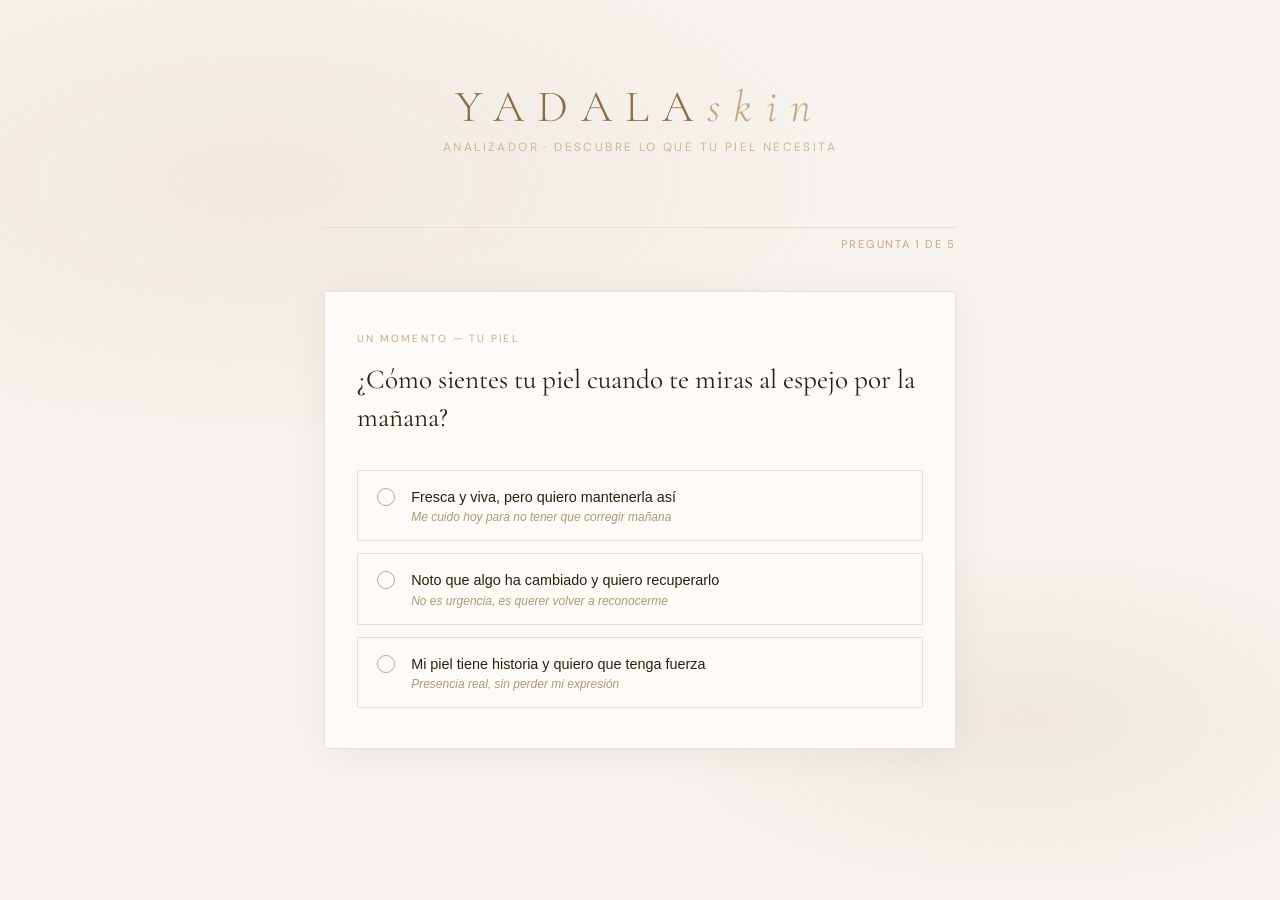
<file: 04-digital/skin-analyzer/index.html>
<!DOCTYPE html>
<html lang="es">
<head>
<meta charset="UTF-8">
<meta name="viewport" content="width=device-width, initial-scale=1.0">
<title>YADALASKIN Analyzer — Descubre tu piel</title>
<link href="https://fonts.googleapis.com/css2?family=Cormorant+Garamond:ital,wght@0,300;0,400;0,500;1,300;1,400&family=DM+Sans:wght@300;400;500&display=swap" rel="stylesheet">
<style>
  :root {
    --cream: #F7F3EE;
    --sand: #E8DDD0;
    --earth: #C4A882;
    --bark: #8B6F47;
    --deep: #2C1F0E;
    --prevent: #2A7A6B;
    --recover: #B87333;
    --reclaim: #7D3F5A;
    --white: #FDFAF7;
  }

  * { box-sizing: border-box; margin: 0; padding: 0; }

  body {
    font-family: 'DM Sans', sans-serif;
    background: var(--cream);
    color: var(--deep);
    min-height: 100vh;
    overflow-x: hidden;
  }

  /* Fondo con textura sutil */
  body::before {
    content: '';
    position: fixed;
    inset: 0;
    background:
      radial-gradient(ellipse 80% 50% at 20% 20%, rgba(196,168,130,0.12) 0%, transparent 60%),
      radial-gradient(ellipse 60% 40% at 80% 80%, rgba(139,111,71,0.08) 0%, transparent 50%);
    pointer-events: none;
    z-index: 0;
  }

  .container {
    position: relative;
    z-index: 1;
    max-width: 680px;
    margin: 0 auto;
    padding: 2rem 1.5rem 4rem;
  }

  /* HEADER */
  .header {
    text-align: center;
    padding: 3rem 0 2.5rem;
    opacity: 0;
    animation: fadeUp 0.8s ease forwards;
  }

  .logo {
    font-family: 'Cormorant Garamond', serif;
    font-size: clamp(2rem, 6vw, 2.8rem);
    font-weight: 300;
    letter-spacing: 0.3em;
    color: var(--bark);
    margin-bottom: 0.3rem;
  }

  .logo span {
    color: var(--earth);
    font-style: italic;
  }

  .tagline {
    font-size: 0.75rem;
    letter-spacing: 0.2em;
    text-transform: uppercase;
    color: var(--earth);
    opacity: 0.8;
  }

  /* PROGRESS */
  .progress-wrap {
    margin: 2rem 0 2.5rem;
    opacity: 0;
    animation: fadeUp 0.8s ease 0.2s forwards;
  }

  .progress-bar {
    height: 1px;
    background: var(--sand);
    border-radius: 1px;
    overflow: hidden;
    margin-bottom: 0.6rem;
  }

  .progress-fill {
    height: 100%;
    background: linear-gradient(90deg, var(--earth), var(--bark));
    border-radius: 1px;
    transition: width 0.6s cubic-bezier(0.4,0,0.2,1);
    width: 0%;
  }

  .progress-text {
    font-size: 0.7rem;
    letter-spacing: 0.15em;
    text-transform: uppercase;
    color: var(--earth);
    text-align: right;
  }

  /* TARJETA DE PREGUNTA */
  .question-card {
    background: var(--white);
    border: 1px solid rgba(196,168,130,0.3);
    border-radius: 2px;
    padding: 2.5rem 2rem;
    margin-bottom: 1.5rem;
    box-shadow: 0 4px 40px rgba(44,31,14,0.06);
    opacity: 0;
    animation: fadeUp 0.6s ease 0.3s forwards;
  }

  .q-number {
    font-size: 0.65rem;
    letter-spacing: 0.2em;
    text-transform: uppercase;
    color: var(--earth);
    margin-bottom: 1rem;
  }

  .q-text {
    font-family: 'Cormorant Garamond', serif;
    font-size: clamp(1.3rem, 4vw, 1.7rem);
    font-weight: 400;
    line-height: 1.4;
    color: var(--deep);
    margin-bottom: 2rem;
  }

  /* OPCIONES */
  .options {
    display: flex;
    flex-direction: column;
    gap: 0.75rem;
  }

  .option {
    display: flex;
    align-items: flex-start;
    gap: 1rem;
    padding: 1rem 1.2rem;
    border: 1px solid var(--sand);
    border-radius: 1px;
    cursor: pointer;
    transition: all 0.2s ease;
    background: transparent;
    text-align: left;
    width: 100%;
  }

  .option:hover {
    border-color: var(--earth);
    background: rgba(196,168,130,0.06);
  }

  .option.selected {
    border-color: var(--bark);
    background: rgba(139,111,71,0.08);
  }

  .opt-marker {
    width: 18px;
    height: 18px;
    border: 1px solid var(--earth);
    border-radius: 50%;
    flex-shrink: 0;
    margin-top: 1px;
    display: flex;
    align-items: center;
    justify-content: center;
    transition: all 0.2s;
  }

  .option.selected .opt-marker {
    background: var(--bark);
    border-color: var(--bark);
  }

  .option.selected .opt-marker::after {
    content: '';
    width: 6px;
    height: 6px;
    background: white;
    border-radius: 50%;
  }

  .opt-text {
    font-size: 0.9rem;
    line-height: 1.5;
    color: var(--deep);
  }

  .opt-sub {
    font-size: 0.75rem;
    color: var(--bark);
    opacity: 0.7;
    margin-top: 2px;
    font-style: italic;
  }

  /* BOTÓN SIGUIENTE */
  .btn-next {
    width: 100%;
    padding: 1rem 2rem;
    background: var(--deep);
    color: var(--cream);
    border: none;
    border-radius: 1px;
    font-family: 'DM Sans', sans-serif;
    font-size: 0.8rem;
    letter-spacing: 0.15em;
    text-transform: uppercase;
    cursor: pointer;
    transition: all 0.3s ease;
    opacity: 0;
    pointer-events: none;
    margin-top: 0.5rem;
  }

  .btn-next.visible {
    opacity: 1;
    pointer-events: all;
    animation: fadeUp 0.4s ease forwards;
  }

  .btn-next:hover {
    background: var(--bark);
  }

  /* PANTALLA DE ANÁLISIS */
  .analyzing {
    display: none;
    text-align: center;
    padding: 4rem 2rem;
    opacity: 0;
    animation: fadeUp 0.6s ease forwards;
  }

  .analyzing.active { display: block; }

  .pulse-ring {
    width: 80px;
    height: 80px;
    border: 1px solid var(--earth);
    border-radius: 50%;
    margin: 0 auto 2rem;
    position: relative;
    animation: pulse 2s ease infinite;
  }

  .pulse-ring::after {
    content: '';
    position: absolute;
    inset: 8px;
    border: 1px solid var(--bark);
    border-radius: 50%;
    animation: pulse 2s ease 0.5s infinite;
  }

  @keyframes pulse {
    0%, 100% { transform: scale(1); opacity: 1; }
    50% { transform: scale(1.08); opacity: 0.6; }
  }

  .analyzing-text {
    font-family: 'Cormorant Garamond', serif;
    font-size: 1.4rem;
    font-weight: 300;
    color: var(--bark);
    margin-bottom: 0.5rem;
  }

  .analyzing-sub {
    font-size: 0.75rem;
    letter-spacing: 0.1em;
    color: var(--earth);
    opacity: 0.7;
  }

  /* RESULTADO */
  .result {
    display: none;
    opacity: 0;
  }

  .result.active {
    display: block;
    animation: fadeUp 0.8s ease forwards;
  }

  .result-header {
    text-align: center;
    padding: 2rem 0 1.5rem;
  }

  .result-line-badge {
    display: inline-block;
    font-size: 0.65rem;
    letter-spacing: 0.25em;
    text-transform: uppercase;
    padding: 0.4rem 1.2rem;
    border-radius: 20px;
    margin-bottom: 1.2rem;
  }

  .result-title {
    font-family: 'Cormorant Garamond', serif;
    font-size: clamp(1.8rem, 6vw, 2.5rem);
    font-weight: 300;
    line-height: 1.2;
    margin-bottom: 0.5rem;
  }

  .result-subtitle {
    font-family: 'Cormorant Garamond', serif;
    font-size: 1.1rem;
    font-style: italic;
    font-weight: 300;
    opacity: 0.7;
  }

  .result-card {
    background: var(--white);
    border: 1px solid rgba(196,168,130,0.3);
    border-radius: 2px;
    padding: 2rem;
    margin: 1.5rem 0;
    box-shadow: 0 4px 40px rgba(44,31,14,0.06);
  }

  .result-section-title {
    font-size: 0.65rem;
    letter-spacing: 0.2em;
    text-transform: uppercase;
    color: var(--earth);
    margin-bottom: 0.8rem;
  }

  .result-text {
    font-size: 0.92rem;
    line-height: 1.8;
    color: var(--deep);
    margin-bottom: 1.5rem;
  }

  .result-text:last-child { margin-bottom: 0; }

  .benefit-list {
    list-style: none;
    display: flex;
    flex-direction: column;
    gap: 0.5rem;
  }

  .benefit-list li {
    font-size: 0.88rem;
    color: var(--deep);
    padding-left: 1.2rem;
    position: relative;
    line-height: 1.5;
  }

  .benefit-list li::before {
    content: '—';
    position: absolute;
    left: 0;
    color: var(--earth);
  }

  .divider {
    height: 1px;
    background: var(--sand);
    margin: 1.5rem 0;
  }

  /* CTA */
  .cta-section {
    text-align: center;
    padding: 1rem 0 2rem;
  }

  .cta-title {
    font-family: 'Cormorant Garamond', serif;
    font-size: 1.5rem;
    font-weight: 300;
    margin-bottom: 0.5rem;
  }

  .cta-sub {
    font-size: 0.82rem;
    color: var(--bark);
    opacity: 0.8;
    margin-bottom: 1.5rem;
    line-height: 1.6;
  }

  .email-wrap {
    display: flex;
    gap: 0.5rem;
    margin-bottom: 0.75rem;
  }

  .email-input {
    flex: 1;
    padding: 0.9rem 1rem;
    border: 1px solid var(--sand);
    border-radius: 1px;
    background: var(--white);
    font-family: 'DM Sans', sans-serif;
    font-size: 0.85rem;
    color: var(--deep);
    outline: none;
    transition: border-color 0.2s;
  }

  .email-input:focus { border-color: var(--earth); }

  .btn-cta {
    padding: 0.9rem 1.5rem;
    background: var(--bark);
    color: var(--cream);
    border: none;
    border-radius: 1px;
    font-family: 'DM Sans', sans-serif;
    font-size: 0.75rem;
    letter-spacing: 0.1em;
    text-transform: uppercase;
    cursor: pointer;
    transition: background 0.2s;
    white-space: nowrap;
  }

  .btn-cta:hover { background: var(--deep); }

  .privacy-note {
    font-size: 0.7rem;
    color: var(--earth);
    opacity: 0.6;
  }

  .btn-restart {
    background: transparent;
    border: 1px solid var(--sand);
    padding: 0.7rem 1.5rem;
    font-family: 'DM Sans', sans-serif;
    font-size: 0.7rem;
    letter-spacing: 0.15em;
    text-transform: uppercase;
    color: var(--bark);
    cursor: pointer;
    margin-top: 1rem;
    transition: all 0.2s;
    border-radius: 1px;
  }

  .btn-restart:hover { border-color: var(--bark); }

  /* FIRMA */
  .footer-sig {
    text-align: center;
    padding-top: 2rem;
    border-top: 1px solid var(--sand);
    margin-top: 2rem;
  }

  .sig-text {
    font-family: 'Cormorant Garamond', serif;
    font-size: 0.9rem;
    font-style: italic;
    color: var(--earth);
    opacity: 0.7;
  }

  @keyframes fadeUp {
    from { opacity: 0; transform: translateY(16px); }
    to { opacity: 1; transform: translateY(0); }
  }

  /* COLORES POR LÍNEA */
  .prevent { --line-color: var(--prevent); }
  .recover { --line-color: var(--recover); }
  .reclaim { --line-color: var(--reclaim); }

  .line-badge-prevent { background: rgba(42,122,107,0.1); color: var(--prevent); }
  .line-badge-recover { background: rgba(184,115,51,0.12); color: var(--recover); }
  .line-badge-reclaim { background: rgba(125,63,90,0.1); color: var(--reclaim); }

  .accent-prevent { color: var(--prevent); }
  .accent-recover { color: var(--recover); }
  .accent-reclaim { color: var(--reclaim); }

  /* Loading dots */
  .dots span {
    display: inline-block;
    animation: blink 1.4s ease infinite;
    opacity: 0;
  }
  .dots span:nth-child(2) { animation-delay: 0.2s; }
  .dots span:nth-child(3) { animation-delay: 0.4s; }
  @keyframes blink { 0%,80%,100%{opacity:0} 40%{opacity:1} }

  @media (max-width: 480px) {
    .email-wrap { flex-direction: column; }
    .question-card { padding: 1.75rem 1.25rem; }
  }
</style>
</head>
<body>
<div class="container">

  <!-- HEADER -->
  <div class="header">
    <div class="logo">YADALA<span>skin</span></div>
    <div class="tagline">Analizador · Descubre lo que tu piel necesita</div>
  </div>

  <!-- PROGRESS -->
  <div class="progress-wrap" id="progressWrap">
    <div class="progress-bar"><div class="progress-fill" id="progressFill"></div></div>
    <div class="progress-text" id="progressText">Pregunta 1 de 5</div>
  </div>

  <!-- QUIZ -->
  <div id="quizSection">
    <div class="question-card" id="questionCard">
      <div class="q-number" id="qNumber">Pregunta 1 — Tu momento</div>
      <div class="q-text" id="qText">¿En qué etapa de vida sientes que está tu piel ahora mismo?</div>
      <div class="options" id="optionsContainer"></div>
    </div>
    <button class="btn-next" id="btnNext" onclick="nextQuestion()">Continuar →</button>
  </div>

  <!-- ANALIZANDO -->
  <div class="analyzing" id="analyzingSection">
    <div class="pulse-ring"></div>
    <div class="analyzing-text">Escuchando lo que tu piel dice<span class="dots"><span>.</span><span>.</span><span>.</span></span></div>
    <div class="analyzing-sub">Preparando tu ritual personalizado</div>
  </div>

  <!-- RESULTADO -->
  <div class="result" id="resultSection"></div>

</div>

<script>
const questions = [
  {
    id: 'edad',
    number: 'Un momento — Tu piel',
    text: '¿Cómo sientes tu piel cuando te miras al espejo por la mañana?',
    options: [
      { text: 'Fresca y viva, pero quiero mantenerla así', sub: 'Me cuido hoy para no tener que corregir mañana', value: '20-30' },
      { text: 'Noto que algo ha cambiado y quiero recuperarlo', sub: 'No es urgencia, es querer volver a reconocerme', value: '30-45' },
      { text: 'Mi piel tiene historia y quiero que tenga fuerza', sub: 'Presencia real, sin perder mi expresión', value: '45+' }
    ]
  },
  {
    id: 'preocupacion',
    number: 'Escúchala — Lo que tu piel pide',
    text: '¿Qué es lo que tu piel te está pidiendo ahora mismo?',
    options: [
      { text: 'Más luz. Más vida. Menos grisura', sub: 'Piel apagada que ya no refleja cómo me siento', value: 'luminosidad' },
      { text: 'Volver a sentirla firme y definida', sub: 'El contorno que era mío y está dejando de serlo', value: 'firmeza' },
      { text: 'Estructura. Presencia. Que vuelva a sujetarse', sub: 'Pérdida de densidad que ya no puedo ignorar', value: 'flacidez' },
      { text: 'Cuidarla antes de que me pida algo', sub: 'Prevención consciente, no reacción tardía', value: 'prevencion' }
    ]
  },
  {
    id: 'estilo',
    number: 'Tu ritmo — Cómo vive tu cuerpo',
    text: '¿Cómo vive tu cuerpo el ritmo que llevas?',
    options: [
      { text: 'Con estrés constante. Mi piel lo siente', sub: 'Pantallas, poco sueño, ritmo que no para', value: 'estres' },
      { text: 'Con equilibrio. Me cuido aunque sea difícil', sub: 'Bienestar como prioridad, no como lujo', value: 'equilibrio' },
      { text: 'Con energía alta pero sin descanso suficiente', sub: 'Activa por fuera, agotada por dentro', value: 'activa' },
      { text: 'Con calma. Busco lo natural en todo', sub: 'Ritmo lento, decisiones conscientes', value: 'tranquilo' }
    ]
  },
  {
    id: 'cosmetica',
    number: 'Tu decisión — Lo que buscas',
    text: '¿Qué buscas realmente cuando cuidas tu piel?',
    options: [
      { text: 'Activarla desde dentro. Sin forzarla', sub: 'Sin agujas, sin intervenciones, sin artificios', value: 'natural' },
      { text: 'Una alternativa real a lo que no me convenció', sub: 'Resultados sin depender de procedimientos', value: 'alternativa' },
      { text: 'Resultados visibles. El método me importa menos', sub: 'Lo que funcione, que funcione', value: 'resultados' },
      { text: 'Empezar. Este sería mi primer paso consciente', sub: 'Nunca he hecho algo así y quiero comenzar bien', value: 'primero' }
    ]
  },
  {
    id: 'objetivo',
    number: 'Tu piel habla — Escúchala',
    text: 'Si tu piel pudiera hablarte, ¿qué te diría?',
    options: [
      { text: '"Actívame. Tengo más luz de la que muestro"', sub: 'Glow real, sin maquillaje, sin filtros', value: 'luminosa' },
      { text: '"Recuérdame cómo era cuando estaba despierta"', sub: 'Firmeza, energía, presencia recuperada', value: 'energia' },
      { text: '"Dame estructura. Quiero volver a sujetarme"', sub: 'Contorno definido, sin perder expresión', value: 'estructura' },
      { text: '"Cuídame como merece algo vivo"', sub: 'Un ritual que conecte cuerpo, piel y alma', value: 'ritual' }
    ]
  }
];

let current = 0;
let answers = {};
let selectedOption = null;
let currentLinea = null;

function renderQuestion() {
  const q = questions[current];
  const pct = (current / questions.length) * 100;

  document.getElementById('progressFill').style.width = pct + '%';
  document.getElementById('progressText').textContent = `Pregunta ${current + 1} de ${questions.length}`;
  document.getElementById('qNumber').textContent = q.number;
  document.getElementById('qText').textContent = q.text;

  const container = document.getElementById('optionsContainer');
  container.innerHTML = '';
  selectedOption = null;
  document.getElementById('btnNext').classList.remove('visible');

  q.options.forEach((opt, i) => {
    const btn = document.createElement('button');
    btn.className = 'option';
    btn.innerHTML = `
      <div class="opt-marker"></div>
      <div>
        <div class="opt-text">${opt.text}</div>
        ${opt.sub ? `<div class="opt-sub">${opt.sub}</div>` : ''}
      </div>`;
    btn.onclick = () => selectOption(i, opt.value, q.id);
    container.appendChild(btn);
  });

  // Animación de entrada
  const card = document.getElementById('questionCard');
  card.style.opacity = '0';
  card.style.transform = 'translateY(12px)';
  setTimeout(() => {
    card.style.transition = 'all 0.4s ease';
    card.style.opacity = '1';
    card.style.transform = 'translateY(0)';
  }, 50);
}

function selectOption(index, value, questionId) {
  document.querySelectorAll('.option').forEach(o => o.classList.remove('selected'));
  document.querySelectorAll('.option')[index].classList.add('selected');
  selectedOption = value;
  answers[questionId] = value;
  document.getElementById('btnNext').classList.add('visible');
}

function nextQuestion() {
  if (!selectedOption) return;
  current++;
  if (current < questions.length) {
    renderQuestion();
  } else {
    showAnalyzing();
  }
}

function showAnalyzing() {
  document.getElementById('quizSection').style.display = 'none';
  document.getElementById('progressWrap').style.display = 'none';
  const analyzing = document.getElementById('analyzingSection');
  analyzing.classList.add('active');
  analyzing.style.opacity = '0';
  setTimeout(() => {
    analyzing.style.transition = 'opacity 0.6s ease';
    analyzing.style.opacity = '1';
  }, 50);
  getRecommendation();
}

function determineLineLocally(answers) {
  // Lógica local como fallback
  let score = { PREVENT: 0, RECOVER: 0, RECLAIM: 0 };

  if (answers.edad === '20-30') score.PREVENT += 3;
  if (answers.edad === '30-45') score.RECOVER += 3;
  if (answers.edad === '45+') score.RECLAIM += 3;

  if (answers.preocupacion === 'luminosidad' || answers.preocupacion === 'prevencion') score.PREVENT += 2;
  if (answers.preocupacion === 'firmeza') score.RECOVER += 2;
  if (answers.preocupacion === 'flacidez') score.RECLAIM += 2;

  if (answers.objetivo === 'luminosa' || answers.objetivo === 'ritual') score.PREVENT += 1;
  if (answers.objetivo === 'energia') score.RECOVER += 1;
  if (answers.objetivo === 'estructura') score.RECLAIM += 1;

  return Object.entries(score).sort((a,b) => b[1]-a[1])[0][0];
}

function detectarPerfilEmocional(answers) {
  let estado = 'curiosa';
  let urgencia = 'media';
  let agente_circa = 'identidad';

  // Detección estado emocional
  // Frustrada: siente que algo cambió + pide estructura/firmeza + busca resultados
  if (
    (answers.edad === '30-45' || answers.edad === '45+') &&
    (answers.preocupacion === 'flacidez' || answers.preocupacion === 'firmeza') &&
    (answers.cosmetica === 'resultados' || answers.cosmetica === 'alternativa')
  ) {
    estado = 'frustrada';
    urgencia = 'alta';
    agente_circa = 'regulador';
  }
  // Resignada: piel tiene historia + pérdida de densidad + ha probado cosas
  else if (
    answers.edad === '45+' &&
    answers.preocupacion === 'flacidez' &&
    answers.cosmetica === 'alternativa'
  ) {
    estado = 'resignada';
    urgencia = 'media';
    agente_circa = 'identidad';
  }
  // Decidida: busca resultados directamente
  else if (
    answers.cosmetica === 'resultados' ||
    answers.objetivo === 'energia' ||
    answers.objetivo === 'estructura'
  ) {
    estado = 'decidida';
    urgencia = 'alta';
    agente_circa = 'accion';
  }
  // Curiosa: preventiva, primer paso, ritual
  else if (
    answers.preocupacion === 'prevencion' ||
    answers.cosmetica === 'primero' ||
    answers.objetivo === 'ritual'
  ) {
    estado = 'curiosa';
    urgencia = 'baja';
    agente_circa = 'identidad';
  }
  // Activa pero agotada
  else if (answers.estilo === 'activa' || answers.estilo === 'estres') {
    estado = 'frustrada';
    urgencia = 'media';
    agente_circa = 'regulador';
  }

  return { estado_emocional: estado, urgencia: urgencia, agente_circa: agente_circa };
}


async function getRecommendation() {
  const linea = determineLineLocally(answers);
  window.perfilEmocional = detectarPerfilEmocional(answers);

  const prompt = `Eres la voz de YADALA — cosmética ancestral española, 4 generaciones, fundada por Pedro Jordà en Lanzarote. Mascarilla facial de bioestimulación natural. 55 minutos. Sin agujas. Sin cirugía. Sin parálisis.

VOZ YADALA — REGLAS ABSOLUTAS:
- Empieza siempre por lo que la persona ya siente, no por el producto
- Frases cortas. Ritmo visual. Saltos de línea entre ideas.
- Nunca corrijas, acompaña
- Conecta piel con vida real siempre
- Sensorialidad obligatoria: usa "cara despierta", "piel que respira", "rostro con vida", "firme al tacto"
- PROHIBIDO: milagroso, antiedad agresivo, energía cuántica, vibración, urgencia artificial
- PALABRAS QUE USAS: activar, responder, ritmo, piel viva, cara despierta, estructura, presencia

MODELO CIRCA — APLICA EN ESTE ORDEN:
1. CO-REGULACIÓN (frase_apertura): valida cómo se siente ANTES de cualquier recomendación
2. IDENTIDAD (diagnostico): conecta con quién es ella, no solo con su problema
3. RITUAL (por_que_tu_linea + protocolo): introduce Yadala como invitación, no como solución
4. CONFIRMACIÓN (beneficios): nombra lo que va a notar, concreto y sensorial
5. AUTONOMÍA (mensaje_final): termina con algo que ella ya sabe, que le pertenece

INGREDIENTES — NOMBRES FUNCIONALES OBLIGATORIOS:
- Emocional: "Complejo botánico antioxidante", "Sal mineral ancestral", "Mineral equilibrante natural"
- Técnico suave: "Extractos ricos en polifenoles", "Cristal mineral natural"
- Sinergia: "Fórmula bioactiva de triple origen natural"

LAS 3 LÍNEAS:
- PREVENT (20-30): "Tu piel aún está bien... pero puede estar mejor." Identidad: soy alguien que se adelanta.
- RECOVER (30-45): "Tu piel no está perdida. Solo ha dejado de activarse." Identidad: soy alguien que puede recuperarse.
- RECLAIM (45+): "No quieres parecer otra. Quieres verte como tú." Identidad: soy alguien que se reconstruye.

RESPUESTAS DEL ANÁLISIS:
- Cómo siente su piel: ${answers.edad}
- Lo que su piel le pide: ${answers.preocupacion}
- Cómo vive su cuerpo: ${answers.estilo}
- Lo que busca realmente: ${answers.cosmetica}
- Lo que su piel le diría: ${answers.objetivo}

LÍNEA RECOMENDADA: ${linea}

Genera una respuesta en JSON con exactamente esta estructura (sin markdown, solo JSON puro):
{
  "linea": "${linea}",
  "frase_apertura": "1-2 frases que validen cómo se siente. Empieza por su realidad, no por el producto. Voz Yadala pura. Sensorial.",
  "diagnostico": "2-3 frases sobre qué está pasando en su piel. Conecta piel con vida real. Sin tecnicismos. Tono cálido.",
  "por_que_tu_linea": "2 frases. Por qué esta línea es perfecta para ella. Usa nombres funcionales de ingredientes de forma natural.",
  "beneficios": ["beneficio sensorial concreto 1", "beneficio sensorial concreto 2", "beneficio sensorial concreto 3", "beneficio emocional 4"],
  "protocolo": "El ritual en 2-3 frases. Cuándo, cómo, qué esperar. Usa la palabra ritual.",
  "mensaje_final": "Frase corta que conecte piel y alma. Máximo 20 palabras. ADN Yadala puro."
}`;

  try {
    const response = await fetch('https://yadala-proxy.bienvenidoamentalengineering.workers.dev', {
      method: 'POST',
      headers: { 'Content-Type': 'application/json' },
      body: JSON.stringify({
        model: 'claude-sonnet-4-6',
        max_tokens: 1000,
        messages: [{ role: 'user', content: prompt }]
      })
    });

    const data = await response.json();
    let text = data.content[0].text.trim();
    text = text.replace(/```json|```/g, '').trim();
    const result = JSON.parse(text);
    showResult(result);
  } catch(e) {
    // Fallback con datos locales
    showResult(getFallbackResult(linea));
  }
}

function getFallbackResult(linea) {
  const data = {
    PREVENT: {
      linea: 'PREVENT',
      frase_apertura: 'Tu piel está viva y receptiva. Lo que actives hoy, lo sentirás durante años.',
      diagnostico: 'El ritmo que llevas — pantallas, estrés, poco tiempo para ti — va apagando la energía natural de tu piel antes de tiempo. No es deterioro. Es acumulación de ruido que tu piel no sabe cómo soltar sola.',
      por_que_tu_linea: 'Yadala Prevent activa tu piel desde dentro usando el complejo botánico antioxidante y el mineral equilibrante natural. No tienes que corregir lo que puedes preservar.',
      beneficios: ['Glow inmediato desde la primera aplicación', 'Poros más cerrados y textura uniforme', 'Piel tonificada y llena de energía natural', 'Hábito de autocuidado que tu piel agradecerá en 10 años'],
      protocolo: 'Aplica Yadala Prevent 1 vez por semana como ritual de domingo. 55 minutos con la mascarilla, retirada con agua tibia y fría. La primera semana notarás luminosidad inmediata; en un mes, firmeza visible.',
      mensaje_final: '"Activa hoy lo que tu piel agradecerá mañana."'
    },
    RECOVER: {
      linea: 'RECOVER',
      frase_apertura: 'Tu piel no está perdida. Solo ha dejado de activarse. Y eso tiene solución.',
      diagnostico: 'Lo que describes no es envejecimiento. Es acumulación de estrés, ritmo y poco tiempo para ti. Tu piel tiene memoria — y cuando recibe la señal correcta, recuerda cómo responder.',
      por_que_tu_linea: 'Yadala Recover usa la fórmula bioactiva de triple origen natural para reactivar los fibroblastos y devolver tono al tejido facial. Sin forzar. Sin paralizar. Tu expresión, pero elevada.',
      beneficios: ['Contorno facial más definido y firme', 'Arrugas de expresión atenuadas', 'Piel uniforme, radiante y descansada', 'Alternativa real al bótox que preserva tu expresión'],
      protocolo: 'Usa Yadala Recover 1 vez por semana. 55 minutos de actuación. La primera sesión notarás el "efecto despertar": tu piel se ve más firme y luminosa. En 4 semanas, los cambios son visibles para todos.',
      mensaje_final: '"Tu piel volvió a contar tu historia con luz, no con cansancio."'
    },
    RECLAIM: {
      linea: 'RECLAIM',
      frase_apertura: 'Tu piel tiene historia. Y merece seguir contándola con fuerza, no con silencio.',
      diagnostico: 'Lo que sientes no es rendirse. Es querer volver a reconocerte. Tu piel madura no ha perdido capacidad de regenerarse — ha perdido el estímulo que la activa. Los fibroblastos no mueren, esperan.',
      por_que_tu_linea: 'Yadala Reclaim activa la fórmula bioactiva de triple origen natural para reactivar el tejido profundo y devolver estructura sin tocar tu expresión. No quieres parecer otra. Quieres verte como tú.',
      beneficios: ['Reducción visible de flacidez en mejillas y óvalo', 'Efecto lifting natural sin cirugía ni agujas', 'Piel más densa, menos fina y quebradiza', 'Expresión preservada: tú, en tu mejor versión'],
      protocolo: 'Aplica Yadala Reclaim 1–2 veces por semana. 55 minutos de ritual profundo. La primera semana notarás que tu piel "respira" diferente. A las 4 semanas, el lifting natural es visible y duradero.',
      mensaje_final: '"No quiero parecer otra. Quiero verme como yo, en mi mejor versión."'
    }
  };
  return data[linea] || data.RECOVER;
}

function showResult(result) {
  document.getElementById('analyzingSection').classList.remove('active');
  currentLinea = result.linea;

  const linea = result.linea;
  const colorClass = linea.toLowerCase();
  const badgeClass = `line-badge-${colorClass}`;
  const accentClass = `accent-${colorClass}`;

  const lineNames = { PREVENT: 'Prevent', RECOVER: 'Recover', RECLAIM: 'Reclaim' };
  const lineMottos = {
    PREVENT: 'Activa · Prevé · Potencia',
    RECOVER: 'Redefine · Reactiva · Revive',
    RECLAIM: 'Reafirma · Ilumina · Inspira'
  };

  const html = `
    <div class="result-header">
      <div class="result-line-badge ${badgeClass}">Tu línea · Yadala ${lineNames[linea]}</div>
      <div class="result-title ${accentClass}">Yadala ${lineNames[linea]}</div>
      <div class="result-subtitle">${lineMottos[linea]}</div>
    </div>

    <div class="result-card">
      <div class="result-section-title">Tu diagnóstico</div>
      <p class="result-text" style="font-family:'Cormorant Garamond',serif;font-size:1.05rem;font-style:italic">${result.frase_apertura}</p>
      <div class="divider"></div>
      <p class="result-text">${result.diagnostico}</p>
      <div class="divider"></div>
      <div class="result-section-title">Por qué esta línea es la tuya</div>
      <p class="result-text">${result.por_que_tu_linea}</p>
    </div>

    <div class="result-card">
      <div class="result-section-title">Lo que notarás</div>
      <ul class="benefit-list">
        ${result.beneficios.map(b => `<li>${b}</li>`).join('')}
      </ul>
      <div class="divider"></div>
      <div class="result-section-title">Tu protocolo</div>
      <p class="result-text">${result.protocolo}</p>
    </div>

    <div class="cta-section">
      <div class="cta-title">Tu ritual te espera</div>
      <p class="cta-sub">Déjame tu email y te envío la guía completa de Yadala ${lineNames[linea]}<br>+ 10% de descuento en tu primer pedido.</p>
      <div class="email-wrap">
        <input type="email" class="email-input" id="emailInput" placeholder="tu@email.com">
        <button class="btn-cta" onclick="submitEmail()">Quiero mi guía</button>
      </div>
      <p class="privacy-note">Sin spam. Solo lo que tu piel necesita. Puedes darte de baja cuando quieras.</p>
      <div style="margin-top:2rem;padding:1.5rem;background:rgba(196,168,130,0.08);border-left:2px solid var(--earth);border-radius:1px">
        <p style="font-family:'Cormorant Garamond',serif;font-size:1.1rem;font-style:italic;color:var(--bark);line-height:1.6">${result.mensaje_final}</p>
        <p style="font-size:0.72rem;letter-spacing:0.1em;color:var(--earth);margin-top:0.5rem;opacity:0.7">— Pedro Jordà · Fundador YADALA · 4 generaciones</p>
      </div>
    </div>

    <div class="footer-sig">
      <button class="btn-restart" onclick="restartQuiz()">← Hacer el análisis de nuevo</button>
    </div>
  `;

  const resultSection = document.getElementById('resultSection');
  resultSection.innerHTML = html;
  resultSection.classList.add('active');

  document.getElementById('progressFill').style.width = '100%';
  document.getElementById('progressText').textContent = 'Análisis completado';
}

const SUPABASE_URL = 'https://qbvltetexymyrvscbbai.supabase.co';
const SUPABASE_KEY = 'eyJhbGciOiJIUzI1NiIsInR5cCI6IkpXVCJ9.eyJpc3MiOiJzdXBhYmFzZSIsInJlZiI6InFidmx0ZXRleHlteXJ2c2NiYmFpIiwicm9sZSI6ImFub24iLCJpYXQiOjE3NzQ3OTA2MjAsImV4cCI6MjA5MDM2NjYyMH0.8OqR2ezdShKFmAVl46Yj6LbBOFNuo_EmhHfy2Pc7dmE';

async function submitEmail() {
  const email = document.getElementById('emailInput').value;
  if (!email || !email.includes('@')) {
    document.getElementById('emailInput').style.borderColor = '#c0392b';
    return;
  }

  const btn = document.querySelector('.btn-cta');
  btn.textContent = 'Guardando...';
  btn.disabled = true;

  try {
    // Guardar en quiz_leads
    await fetch(`${SUPABASE_URL}/rest/v1/quiz_leads`, {
      method: 'POST',
      headers: {
        'Content-Type': 'application/json',
        'apikey': SUPABASE_KEY,
        'Authorization': `Bearer ${SUPABASE_KEY}`,
        'Prefer': 'return=minimal'
      },
      body: JSON.stringify({
        email: email,
        linea: currentLinea,
        estado_emocional: window.perfilEmocional ? window.perfilEmocional.estado_emocional : 'curiosa',
        urgencia: window.perfilEmocional ? window.perfilEmocional.urgencia : 'media',
        agente_circa: window.perfilEmocional ? window.perfilEmocional.agente_circa : 'identidad'
      })
    });

    // Guardar análisis completo en skin_analyses
    await fetch(`${SUPABASE_URL}/rest/v1/skin_analyses`, {
      method: 'POST',
      headers: {
        'Content-Type': 'application/json',
        'apikey': SUPABASE_KEY,
        'Authorization': `Bearer ${SUPABASE_KEY}`,
        'Prefer': 'return=minimal'
      },
      body: JSON.stringify({
        email: email,
        edad: answers.edad,
        preocupacion: answers.preocupacion,
        estilo: answers.estilo,
        cosmetica: answers.cosmetica,
        objetivo: answers.objetivo,
        linea: currentLinea,
        fuente: 'web-quiz'
      })
    });

    document.getElementById('emailInput').style.borderColor = 'var(--prevent)';
    btn.textContent = '✓ Enviado';
    btn.style.background = 'var(--prevent)';

  } catch(e) {
    btn.textContent = 'Quiero mi guía';
    btn.disabled = false;
    console.error('Error guardando en Supabase:', e);
  }
}

function restartQuiz() {
  current = 0;
  answers = {};
  selectedOption = null;
  currentLinea = null;
  document.getElementById('resultSection').classList.remove('active');
  document.getElementById('resultSection').innerHTML = '';
  document.getElementById('quizSection').style.display = 'block';
  document.getElementById('progressWrap').style.display = 'block';
  renderQuestion();
  window.scrollTo(0, 0);
}

// Init
renderQuestion();
</script>
</body>
</html>
</file>
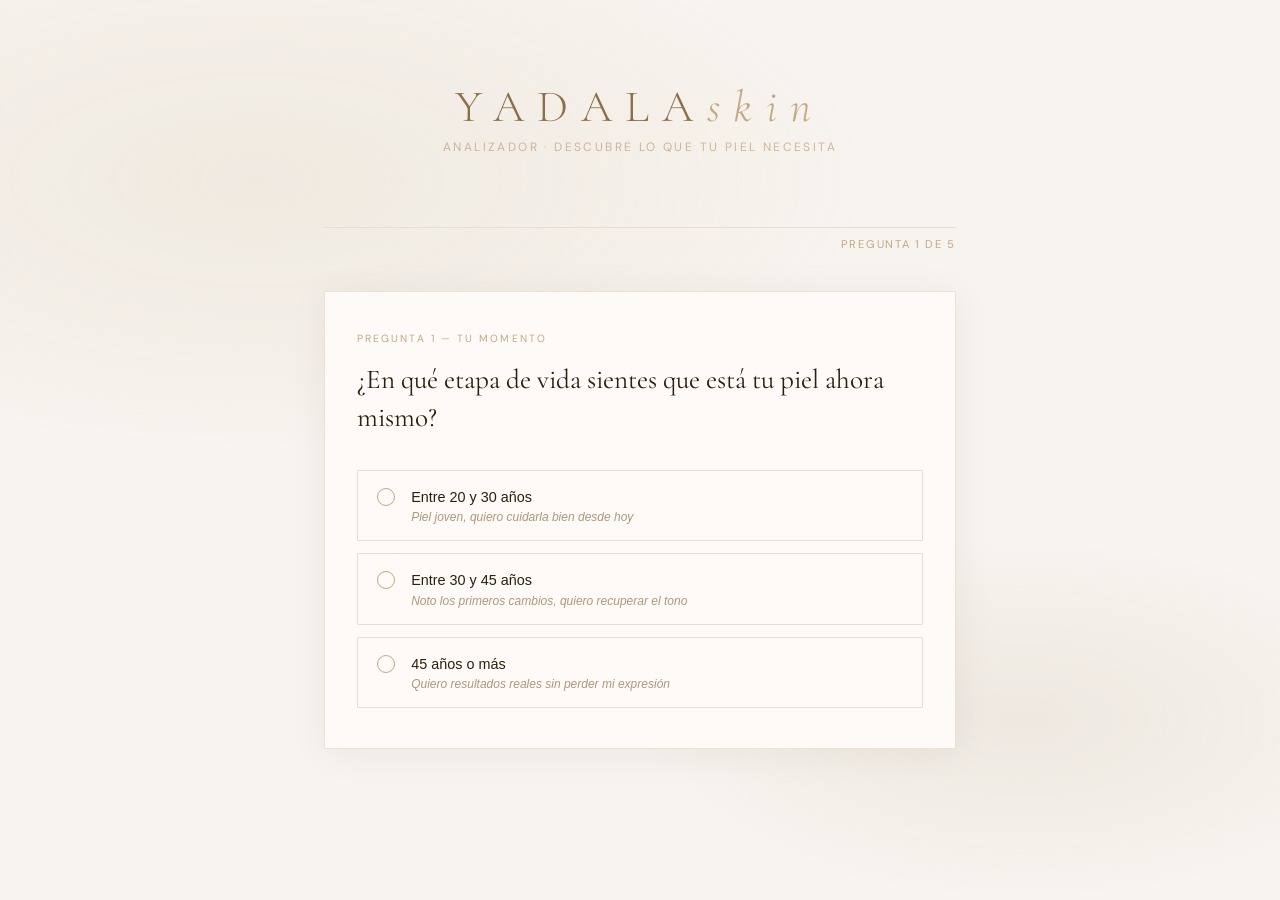
<file: index.html.html>
<!DOCTYPE html>
<html lang="es">
<head>
<meta charset="UTF-8">
<meta name="viewport" content="width=device-width, initial-scale=1.0">
<title>YADALASKIN Analyzer — Descubre tu piel</title>
<link href="https://fonts.googleapis.com/css2?family=Cormorant+Garamond:ital,wght@0,300;0,400;0,500;1,300;1,400&family=DM+Sans:wght@300;400;500&display=swap" rel="stylesheet">
<style>
  :root {
    --cream: #F7F3EE;
    --sand: #E8DDD0;
    --earth: #C4A882;
    --bark: #8B6F47;
    --deep: #2C1F0E;
    --prevent: #2A7A6B;
    --recover: #B87333;
    --reclaim: #7D3F5A;
    --white: #FDFAF7;
  }

  * { box-sizing: border-box; margin: 0; padding: 0; }

  body {
    font-family: 'DM Sans', sans-serif;
    background: var(--cream);
    color: var(--deep);
    min-height: 100vh;
    overflow-x: hidden;
  }

  /* Fondo con textura sutil */
  body::before {
    content: '';
    position: fixed;
    inset: 0;
    background:
      radial-gradient(ellipse 80% 50% at 20% 20%, rgba(196,168,130,0.12) 0%, transparent 60%),
      radial-gradient(ellipse 60% 40% at 80% 80%, rgba(139,111,71,0.08) 0%, transparent 50%);
    pointer-events: none;
    z-index: 0;
  }

  .container {
    position: relative;
    z-index: 1;
    max-width: 680px;
    margin: 0 auto;
    padding: 2rem 1.5rem 4rem;
  }

  /* HEADER */
  .header {
    text-align: center;
    padding: 3rem 0 2.5rem;
    opacity: 0;
    animation: fadeUp 0.8s ease forwards;
  }

  .logo {
    font-family: 'Cormorant Garamond', serif;
    font-size: clamp(2rem, 6vw, 2.8rem);
    font-weight: 300;
    letter-spacing: 0.3em;
    color: var(--bark);
    margin-bottom: 0.3rem;
  }

  .logo span {
    color: var(--earth);
    font-style: italic;
  }

  .tagline {
    font-size: 0.75rem;
    letter-spacing: 0.2em;
    text-transform: uppercase;
    color: var(--earth);
    opacity: 0.8;
  }

  /* PROGRESS */
  .progress-wrap {
    margin: 2rem 0 2.5rem;
    opacity: 0;
    animation: fadeUp 0.8s ease 0.2s forwards;
  }

  .progress-bar {
    height: 1px;
    background: var(--sand);
    border-radius: 1px;
    overflow: hidden;
    margin-bottom: 0.6rem;
  }

  .progress-fill {
    height: 100%;
    background: linear-gradient(90deg, var(--earth), var(--bark));
    border-radius: 1px;
    transition: width 0.6s cubic-bezier(0.4,0,0.2,1);
    width: 0%;
  }

  .progress-text {
    font-size: 0.7rem;
    letter-spacing: 0.15em;
    text-transform: uppercase;
    color: var(--earth);
    text-align: right;
  }

  /* TARJETA DE PREGUNTA */
  .question-card {
    background: var(--white);
    border: 1px solid rgba(196,168,130,0.3);
    border-radius: 2px;
    padding: 2.5rem 2rem;
    margin-bottom: 1.5rem;
    box-shadow: 0 4px 40px rgba(44,31,14,0.06);
    opacity: 0;
    animation: fadeUp 0.6s ease 0.3s forwards;
  }

  .q-number {
    font-size: 0.65rem;
    letter-spacing: 0.2em;
    text-transform: uppercase;
    color: var(--earth);
    margin-bottom: 1rem;
  }

  .q-text {
    font-family: 'Cormorant Garamond', serif;
    font-size: clamp(1.3rem, 4vw, 1.7rem);
    font-weight: 400;
    line-height: 1.4;
    color: var(--deep);
    margin-bottom: 2rem;
  }

  /* OPCIONES */
  .options {
    display: flex;
    flex-direction: column;
    gap: 0.75rem;
  }

  .option {
    display: flex;
    align-items: flex-start;
    gap: 1rem;
    padding: 1rem 1.2rem;
    border: 1px solid var(--sand);
    border-radius: 1px;
    cursor: pointer;
    transition: all 0.2s ease;
    background: transparent;
    text-align: left;
    width: 100%;
  }

  .option:hover {
    border-color: var(--earth);
    background: rgba(196,168,130,0.06);
  }

  .option.selected {
    border-color: var(--bark);
    background: rgba(139,111,71,0.08);
  }

  .opt-marker {
    width: 18px;
    height: 18px;
    border: 1px solid var(--earth);
    border-radius: 50%;
    flex-shrink: 0;
    margin-top: 1px;
    display: flex;
    align-items: center;
    justify-content: center;
    transition: all 0.2s;
  }

  .option.selected .opt-marker {
    background: var(--bark);
    border-color: var(--bark);
  }

  .option.selected .opt-marker::after {
    content: '';
    width: 6px;
    height: 6px;
    background: white;
    border-radius: 50%;
  }

  .opt-text {
    font-size: 0.9rem;
    line-height: 1.5;
    color: var(--deep);
  }

  .opt-sub {
    font-size: 0.75rem;
    color: var(--bark);
    opacity: 0.7;
    margin-top: 2px;
    font-style: italic;
  }

  /* BOTÓN SIGUIENTE */
  .btn-next {
    width: 100%;
    padding: 1rem 2rem;
    background: var(--deep);
    color: var(--cream);
    border: none;
    border-radius: 1px;
    font-family: 'DM Sans', sans-serif;
    font-size: 0.8rem;
    letter-spacing: 0.15em;
    text-transform: uppercase;
    cursor: pointer;
    transition: all 0.3s ease;
    opacity: 0;
    pointer-events: none;
    margin-top: 0.5rem;
  }

  .btn-next.visible {
    opacity: 1;
    pointer-events: all;
    animation: fadeUp 0.4s ease forwards;
  }

  .btn-next:hover {
    background: var(--bark);
  }

  /* PANTALLA DE ANÁLISIS */
  .analyzing {
    display: none;
    text-align: center;
    padding: 4rem 2rem;
    opacity: 0;
    animation: fadeUp 0.6s ease forwards;
  }

  .analyzing.active { display: block; }

  .pulse-ring {
    width: 80px;
    height: 80px;
    border: 1px solid var(--earth);
    border-radius: 50%;
    margin: 0 auto 2rem;
    position: relative;
    animation: pulse 2s ease infinite;
  }

  .pulse-ring::after {
    content: '';
    position: absolute;
    inset: 8px;
    border: 1px solid var(--bark);
    border-radius: 50%;
    animation: pulse 2s ease 0.5s infinite;
  }

  @keyframes pulse {
    0%, 100% { transform: scale(1); opacity: 1; }
    50% { transform: scale(1.08); opacity: 0.6; }
  }

  .analyzing-text {
    font-family: 'Cormorant Garamond', serif;
    font-size: 1.4rem;
    font-weight: 300;
    color: var(--bark);
    margin-bottom: 0.5rem;
  }

  .analyzing-sub {
    font-size: 0.75rem;
    letter-spacing: 0.1em;
    color: var(--earth);
    opacity: 0.7;
  }

  /* RESULTADO */
  .result {
    display: none;
    opacity: 0;
  }

  .result.active {
    display: block;
    animation: fadeUp 0.8s ease forwards;
  }

  .result-header {
    text-align: center;
    padding: 2rem 0 1.5rem;
  }

  .result-line-badge {
    display: inline-block;
    font-size: 0.65rem;
    letter-spacing: 0.25em;
    text-transform: uppercase;
    padding: 0.4rem 1.2rem;
    border-radius: 20px;
    margin-bottom: 1.2rem;
  }

  .result-title {
    font-family: 'Cormorant Garamond', serif;
    font-size: clamp(1.8rem, 6vw, 2.5rem);
    font-weight: 300;
    line-height: 1.2;
    margin-bottom: 0.5rem;
  }

  .result-subtitle {
    font-family: 'Cormorant Garamond', serif;
    font-size: 1.1rem;
    font-style: italic;
    font-weight: 300;
    opacity: 0.7;
  }

  .result-card {
    background: var(--white);
    border: 1px solid rgba(196,168,130,0.3);
    border-radius: 2px;
    padding: 2rem;
    margin: 1.5rem 0;
    box-shadow: 0 4px 40px rgba(44,31,14,0.06);
  }

  .result-section-title {
    font-size: 0.65rem;
    letter-spacing: 0.2em;
    text-transform: uppercase;
    color: var(--earth);
    margin-bottom: 0.8rem;
  }

  .result-text {
    font-size: 0.92rem;
    line-height: 1.8;
    color: var(--deep);
    margin-bottom: 1.5rem;
  }

  .result-text:last-child { margin-bottom: 0; }

  .benefit-list {
    list-style: none;
    display: flex;
    flex-direction: column;
    gap: 0.5rem;
  }

  .benefit-list li {
    font-size: 0.88rem;
    color: var(--deep);
    padding-left: 1.2rem;
    position: relative;
    line-height: 1.5;
  }

  .benefit-list li::before {
    content: '—';
    position: absolute;
    left: 0;
    color: var(--earth);
  }

  .divider {
    height: 1px;
    background: var(--sand);
    margin: 1.5rem 0;
  }

  /* CTA */
  .cta-section {
    text-align: center;
    padding: 1rem 0 2rem;
  }

  .cta-title {
    font-family: 'Cormorant Garamond', serif;
    font-size: 1.5rem;
    font-weight: 300;
    margin-bottom: 0.5rem;
  }

  .cta-sub {
    font-size: 0.82rem;
    color: var(--bark);
    opacity: 0.8;
    margin-bottom: 1.5rem;
    line-height: 1.6;
  }

  .email-wrap {
    display: flex;
    gap: 0.5rem;
    margin-bottom: 0.75rem;
  }

  .email-input {
    flex: 1;
    padding: 0.9rem 1rem;
    border: 1px solid var(--sand);
    border-radius: 1px;
    background: var(--white);
    font-family: 'DM Sans', sans-serif;
    font-size: 0.85rem;
    color: var(--deep);
    outline: none;
    transition: border-color 0.2s;
  }

  .email-input:focus { border-color: var(--earth); }

  .btn-cta {
    padding: 0.9rem 1.5rem;
    background: var(--bark);
    color: var(--cream);
    border: none;
    border-radius: 1px;
    font-family: 'DM Sans', sans-serif;
    font-size: 0.75rem;
    letter-spacing: 0.1em;
    text-transform: uppercase;
    cursor: pointer;
    transition: background 0.2s;
    white-space: nowrap;
  }

  .btn-cta:hover { background: var(--deep); }

  .privacy-note {
    font-size: 0.7rem;
    color: var(--earth);
    opacity: 0.6;
  }

  .btn-restart {
    background: transparent;
    border: 1px solid var(--sand);
    padding: 0.7rem 1.5rem;
    font-family: 'DM Sans', sans-serif;
    font-size: 0.7rem;
    letter-spacing: 0.15em;
    text-transform: uppercase;
    color: var(--bark);
    cursor: pointer;
    margin-top: 1rem;
    transition: all 0.2s;
    border-radius: 1px;
  }

  .btn-restart:hover { border-color: var(--bark); }

  /* FIRMA */
  .footer-sig {
    text-align: center;
    padding-top: 2rem;
    border-top: 1px solid var(--sand);
    margin-top: 2rem;
  }

  .sig-text {
    font-family: 'Cormorant Garamond', serif;
    font-size: 0.9rem;
    font-style: italic;
    color: var(--earth);
    opacity: 0.7;
  }

  @keyframes fadeUp {
    from { opacity: 0; transform: translateY(16px); }
    to { opacity: 1; transform: translateY(0); }
  }

  /* COLORES POR LÍNEA */
  .prevent { --line-color: var(--prevent); }
  .recover { --line-color: var(--recover); }
  .reclaim { --line-color: var(--reclaim); }

  .line-badge-prevent { background: rgba(42,122,107,0.1); color: var(--prevent); }
  .line-badge-recover { background: rgba(184,115,51,0.12); color: var(--recover); }
  .line-badge-reclaim { background: rgba(125,63,90,0.1); color: var(--reclaim); }

  .accent-prevent { color: var(--prevent); }
  .accent-recover { color: var(--recover); }
  .accent-reclaim { color: var(--reclaim); }

  /* Loading dots */
  .dots span {
    display: inline-block;
    animation: blink 1.4s ease infinite;
    opacity: 0;
  }
  .dots span:nth-child(2) { animation-delay: 0.2s; }
  .dots span:nth-child(3) { animation-delay: 0.4s; }
  @keyframes blink { 0%,80%,100%{opacity:0} 40%{opacity:1} }

  @media (max-width: 480px) {
    .email-wrap { flex-direction: column; }
    .question-card { padding: 1.75rem 1.25rem; }
  }
</style>
</head>
<body>
<div class="container">

  <!-- HEADER -->
  <div class="header">
    <div class="logo">YADALA<span>skin</span></div>
    <div class="tagline">Analizador · Descubre lo que tu piel necesita</div>
  </div>

  <!-- PROGRESS -->
  <div class="progress-wrap" id="progressWrap">
    <div class="progress-bar"><div class="progress-fill" id="progressFill"></div></div>
    <div class="progress-text" id="progressText">Pregunta 1 de 5</div>
  </div>

  <!-- QUIZ -->
  <div id="quizSection">
    <div class="question-card" id="questionCard">
      <div class="q-number" id="qNumber">Pregunta 1 — Tu momento</div>
      <div class="q-text" id="qText">¿En qué etapa de vida sientes que está tu piel ahora mismo?</div>
      <div class="options" id="optionsContainer"></div>
    </div>
    <button class="btn-next" id="btnNext" onclick="nextQuestion()">Continuar →</button>
  </div>

  <!-- ANALIZANDO -->
  <div class="analyzing" id="analyzingSection">
    <div class="pulse-ring"></div>
    <div class="analyzing-text">Analizando tu piel<span class="dots"><span>.</span><span>.</span><span>.</span></span></div>
    <div class="analyzing-sub">Creando tu protocolo personalizado</div>
  </div>

  <!-- RESULTADO -->
  <div class="result" id="resultSection"></div>

</div>

<script>
const questions = [
  {
    id: 'edad',
    number: 'Pregunta 1 — Tu momento',
    text: '¿En qué etapa de vida sientes que está tu piel ahora mismo?',
    options: [
      { text: 'Entre 20 y 30 años', sub: 'Piel joven, quiero cuidarla bien desde hoy', value: '20-30' },
      { text: 'Entre 30 y 45 años', sub: 'Noto los primeros cambios, quiero recuperar el tono', value: '30-45' },
      { text: '45 años o más', sub: 'Quiero resultados reales sin perder mi expresión', value: '45+' }
    ]
  },
  {
    id: 'preocupacion',
    number: 'Pregunta 2 — Lo que más te preocupa',
    text: '¿Qué es lo que más te preocupa de tu piel en este momento?',
    options: [
      { text: 'Piel apagada, poros abiertos o falta de glow', sub: 'Textura irregular, sin luminosidad natural', value: 'luminosidad' },
      { text: 'Primeras líneas o pérdida de firmeza', sub: 'Contorno que ya no es tan definido', value: 'firmeza' },
      { text: 'Flacidez visible o arrugas marcadas', sub: 'Pérdida de estructura y volumen facial', value: 'flacidez' },
      { text: 'Todo va bien, pero quiero prevenir', sub: 'Cuidado consciente antes de que aparezca algo', value: 'prevencion' }
    ]
  },
  {
    id: 'estilo',
    number: 'Pregunta 3 — Tu ritmo de vida',
    text: '¿Cómo describirías tu relación con el estrés y el descanso?',
    options: [
      { text: 'Alto estrés, poco tiempo para mí', sub: 'Pantallas, ritmo urbano, dormir poco', value: 'estres' },
      { text: 'Equilibrado, cuido mis rutinas', sub: 'Me preocupo por el bienestar aunque sea ocupada', value: 'equilibrio' },
      { text: 'Activa pero sin descanso suficiente', sub: 'Energía alta, pero mi piel lo nota', value: 'activa' },
      { text: 'Tranquilo, priorizo el bienestar', sub: 'Busco lo natural y consciente en todo', value: 'tranquilo' }
    ]
  },
  {
    id: 'cosmetica',
    number: 'Pregunta 4 — Tu relación con los tratamientos',
    text: '¿Cuál es tu posición frente a los tratamientos estéticos?',
    options: [
      { text: 'Solo soluciones naturales, siempre', sub: 'Sin agujas, sin intervenciones, sin artificios', value: 'natural' },
      { text: 'He probado algo pero busco alternativa más natural', sub: 'Quiero resultados sin depender de clínicas', value: 'alternativa' },
      { text: 'No me importa el método, quiero resultados reales', sub: 'Lo que funcione, funcione', value: 'resultados' },
      { text: 'Nunca he hecho nada especial', sub: 'Este sería mi primer paso consciente', value: 'primero' }
    ]
  },
  {
    id: 'objetivo',
    number: 'Pregunta 5 — Lo que deseas',
    text: 'Si tu piel pudiera darte algo mañana por la mañana, ¿qué sería?',
    options: [
      { text: 'Verme fresca, luminosa y natural sin maquillaje', sub: 'Piel viva que habla por sí sola', value: 'luminosa' },
      { text: 'Recuperar la energía y firmeza que tenía', sub: 'Mi piel, pero en su mejor versión', value: 'energia' },
      { text: 'Sentir que tengo estructura y presencia de nuevo', sub: 'Rostro definido, sin intervenciones', value: 'estructura' },
      { text: 'Simplemente sentir que me cuido de verdad', sub: 'Un ritual que conecte cuerpo y alma', value: 'ritual' }
    ]
  }
];

let current = 0;
let answers = {};
let selectedOption = null;

function renderQuestion() {
  const q = questions[current];
  const pct = (current / questions.length) * 100;

  document.getElementById('progressFill').style.width = pct + '%';
  document.getElementById('progressText').textContent = `Pregunta ${current + 1} de ${questions.length}`;
  document.getElementById('qNumber').textContent = q.number;
  document.getElementById('qText').textContent = q.text;

  const container = document.getElementById('optionsContainer');
  container.innerHTML = '';
  selectedOption = null;
  document.getElementById('btnNext').classList.remove('visible');

  q.options.forEach((opt, i) => {
    const btn = document.createElement('button');
    btn.className = 'option';
    btn.innerHTML = `
      <div class="opt-marker"></div>
      <div>
        <div class="opt-text">${opt.text}</div>
        ${opt.sub ? `<div class="opt-sub">${opt.sub}</div>` : ''}
      </div>`;
    btn.onclick = () => selectOption(i, opt.value, q.id);
    container.appendChild(btn);
  });

  // Animación de entrada
  const card = document.getElementById('questionCard');
  card.style.opacity = '0';
  card.style.transform = 'translateY(12px)';
  setTimeout(() => {
    card.style.transition = 'all 0.4s ease';
    card.style.opacity = '1';
    card.style.transform = 'translateY(0)';
  }, 50);
}

function selectOption(index, value, questionId) {
  document.querySelectorAll('.option').forEach(o => o.classList.remove('selected'));
  document.querySelectorAll('.option')[index].classList.add('selected');
  selectedOption = value;
  answers[questionId] = value;
  document.getElementById('btnNext').classList.add('visible');
}

function nextQuestion() {
  if (!selectedOption) return;
  current++;
  if (current < questions.length) {
    renderQuestion();
  } else {
    showAnalyzing();
  }
}

function showAnalyzing() {
  document.getElementById('quizSection').style.display = 'none';
  document.getElementById('progressWrap').style.display = 'none';
  const analyzing = document.getElementById('analyzingSection');
  analyzing.classList.add('active');
  analyzing.style.opacity = '0';
  setTimeout(() => {
    analyzing.style.transition = 'opacity 0.6s ease';
    analyzing.style.opacity = '1';
  }, 50);
  getRecommendation();
}

function determineLineLocally(answers) {
  // Lógica local como fallback
  let score = { PREVENT: 0, RECOVER: 0, RECLAIM: 0 };

  if (answers.edad === '20-30') score.PREVENT += 3;
  if (answers.edad === '30-45') score.RECOVER += 3;
  if (answers.edad === '45+') score.RECLAIM += 3;

  if (answers.preocupacion === 'luminosidad' || answers.preocupacion === 'prevencion') score.PREVENT += 2;
  if (answers.preocupacion === 'firmeza') score.RECOVER += 2;
  if (answers.preocupacion === 'flacidez') score.RECLAIM += 2;

  if (answers.objetivo === 'luminosa' || answers.objetivo === 'ritual') score.PREVENT += 1;
  if (answers.objetivo === 'energia') score.RECOVER += 1;
  if (answers.objetivo === 'estructura') score.RECLAIM += 1;

  return Object.entries(score).sort((a,b) => b[1]-a[1])[0][0];
}

async function getRecommendation() {
  const linea = determineLineLocally(answers);

  const prompt = `Eres el YADALASKIN Analyzer de YADALA, una cosmética ancestral española fundada por Pedro Jordà (Lanzarote).

YADALA es una mascarilla facial de 4 generaciones que actúa mediante bioestimulación natural: activa fibroblastos, tonifica músculos faciales y oxigena tejidos profundos. Sin agujas, sin cirugía, sin paralización.

Las 3 líneas:
- PREVENT (20–30): piel joven, prevención, luminosidad, glow natural
- RECOVER (30–45): recuperar firmeza, contorno, energía facial
- RECLAIM (45+): lifting natural, estructura, expresión preservada

Respuestas del usuario:
- Edad: ${answers.edad}
- Preocupación: ${answers.preocupacion}
- Estilo de vida: ${answers.estilo}
- Relación con cosmética: ${answers.cosmetica}
- Objetivo emocional: ${answers.objetivo}

Línea recomendada: ${linea}

Genera una respuesta en JSON con exactamente esta estructura (sin markdown, solo JSON puro):
{
  "linea": "${linea}",
  "frase_apertura": "frase personal y empática de 1-2 líneas que valide cómo se siente (empieza con 'Tu piel...' o similar)",
  "diagnostico": "2-3 frases explicando qué está pasando en su piel según sus respuestas, tono cálido y experto",
  "por_que_tu_linea": "2 frases explicando por qué ${linea} es perfecta para ella, mencionando su caso específico",
  "beneficios": ["beneficio concreto 1", "beneficio concreto 2", "beneficio concreto 3", "beneficio concreto 4"],
  "protocolo": "Descripción del protocolo de uso en 2-3 frases: cuándo aplicar, cómo, qué esperar la primera semana",
  "mensaje_final": "Frase inspiradora corta que conecte piel y alma, estilo de la marca (no más de 20 palabras)"
}`;

  try {
    const response = await fetch('https://api.anthropic.com/v1/messages', {
      method: 'POST',
      headers: { 'Content-Type': 'application/json' },
      body: JSON.stringify({
        model: 'claude-sonnet-4-6',
        max_tokens: 1000,
        messages: [{ role: 'user', content: prompt }]
      })
    });

    const data = await response.json();
    let text = data.content[0].text.trim();
    text = text.replace(/```json|```/g, '').trim();
    const result = JSON.parse(text);
    showResult(result);
  } catch(e) {
    // Fallback con datos locales
    showResult(getFallbackResult(linea));
  }
}

function getFallbackResult(linea) {
  const data = {
    PREVENT: {
      linea: 'PREVENT',
      frase_apertura: 'Tu piel está en su momento más receptivo, y lo que hagas ahora marcará cómo se verá en los próximos 10 años.',
      diagnostico: 'Tu piel joven tiene toda la energía para brillar, pero el estrés digital y el ritmo de vida moderno la van apagando antes de tiempo. Los fibroblastos aún están activos, solo necesitan ser despertados con el estímulo correcto.',
      por_que_tu_linea: 'Yadala Prevent fue creada para pieles que quieren mantenerse vivas, firmes y luminosas sin esperar a que aparezca un problema. Es prevención consciente, no antiedad agresiva.',
      beneficios: ['Glow inmediato desde la primera aplicación', 'Poros más cerrados y textura uniforme', 'Piel tonificada y llena de energía natural', 'Hábito de autocuidado que tu piel agradecerá en 10 años'],
      protocolo: 'Aplica Yadala Prevent 1 vez por semana como ritual de domingo. 55 minutos con la mascarilla, retirada con agua tibia y fría. La primera semana notarás luminosidad inmediata; en un mes, firmeza visible.',
      mensaje_final: '"Activa hoy lo que tu piel agradecerá mañana."'
    },
    RECOVER: {
      linea: 'RECOVER',
      frase_apertura: 'Tu piel no está perdida, está esperando que la reactives. Y ese momento es ahora.',
      diagnostico: 'Entre los 30 y 45 años, los fibroblastos empiezan a ralentizarse y los músculos faciales pierden tono. No es envejecimiento, es un proceso biológico que Yadala puede revertir de forma natural.',
      por_que_tu_linea: 'Yadala Recover estimula exactamente lo que tu piel necesita ahora: reactivar la producción de colágeno y recuperar el tono muscular facial sin procedimientos invasivos.',
      beneficios: ['Contorno facial más definido y firme', 'Arrugas de expresión atenuadas', 'Piel uniforme, radiante y descansada', 'Alternativa real al bótox que preserva tu expresión'],
      protocolo: 'Usa Yadala Recover 1 vez por semana. 55 minutos de actuación. La primera sesión notarás el "efecto despertar": tu piel se ve más firme y luminosa. En 4 semanas, los cambios son visibles para todos.',
      mensaje_final: '"Tu piel volvió a contar tu historia con luz, no con cansancio."'
    },
    RECLAIM: {
      linea: 'RECLAIM',
      frase_apertura: 'Tu rostro tiene historia, carácter y presencia. Merece brillo y estructura, no parálisis.',
      diagnostico: 'La piel madura ha perdido densidad, volumen y tono muscular a lo largo de los años. Pero los fibroblastos nunca mueren, solo duermen. Yadala los despierta y reactiva el sistema de soporte natural de tu rostro.',
      por_que_tu_linea: 'Yadala Reclaim ofrece un efecto lifting biológico: redefine contornos, recupera volumen y devuelve estructura sin tocar tu expresión ni congelar tus gestos.',
      beneficios: ['Reducción visible de flacidez en mejillas y óvalo', 'Efecto lifting natural sin cirugía ni agujas', 'Piel más densa, menos fina y quebradiza', 'Expresión preservada: tú, en tu mejor versión'],
      protocolo: 'Aplica Yadala Reclaim 1–2 veces por semana. 55 minutos de ritual profundo. La primera semana notarás que tu piel "respira" diferente. A las 4 semanas, el lifting natural es visible y duradero.',
      mensaje_final: '"No quiero parecer otra. Quiero verme como yo, en mi mejor versión."'
    }
  };
  return data[linea] || data.RECOVER;
}

function showResult(result) {
  document.getElementById('analyzingSection').classList.remove('active');

  const linea = result.linea;
  const colorClass = linea.toLowerCase();
  const badgeClass = `line-badge-${colorClass}`;
  const accentClass = `accent-${colorClass}`;

  const lineNames = { PREVENT: 'Prevent', RECOVER: 'Recover', RECLAIM: 'Reclaim' };
  const lineMottos = {
    PREVENT: 'Activa · Prevé · Potencia',
    RECOVER: 'Redefine · Reactiva · Revive',
    RECLAIM: 'Reafirma · Ilumina · Inspira'
  };

  const html = `
    <div class="result-header">
      <div class="result-line-badge ${badgeClass}">Tu línea · Yadala ${lineNames[linea]}</div>
      <div class="result-title ${accentClass}">Yadala ${lineNames[linea]}</div>
      <div class="result-subtitle">${lineMottos[linea]}</div>
    </div>

    <div class="result-card">
      <div class="result-section-title">Tu diagnóstico</div>
      <p class="result-text" style="font-family:'Cormorant Garamond',serif;font-size:1.05rem;font-style:italic">${result.frase_apertura}</p>
      <div class="divider"></div>
      <p class="result-text">${result.diagnostico}</p>
      <div class="divider"></div>
      <div class="result-section-title">Por qué esta línea es la tuya</div>
      <p class="result-text">${result.por_que_tu_linea}</p>
    </div>

    <div class="result-card">
      <div class="result-section-title">Lo que notarás</div>
      <ul class="benefit-list">
        ${result.beneficios.map(b => `<li>${b}</li>`).join('')}
      </ul>
      <div class="divider"></div>
      <div class="result-section-title">Tu protocolo</div>
      <p class="result-text">${result.protocolo}</p>
    </div>

    <div class="cta-section">
      <div class="cta-title">Recibe tu protocolo completo</div>
      <p class="cta-sub">Déjame tu email y te envío la guía completa de Yadala ${lineNames[linea]}<br>+ 10% de descuento en tu primer pedido.</p>
      <div class="email-wrap">
        <input type="email" class="email-input" id="emailInput" placeholder="tu@email.com">
        <button class="btn-cta" onclick="submitEmail()">Quiero mi guía</button>
      </div>
      <p class="privacy-note">Sin spam. Solo tu protocolo personalizado. Puedes darte de baja cuando quieras.</p>
      <div style="margin-top:2rem;padding:1.5rem;background:rgba(196,168,130,0.08);border-left:2px solid var(--earth);border-radius:1px">
        <p style="font-family:'Cormorant Garamond',serif;font-size:1.1rem;font-style:italic;color:var(--bark);line-height:1.6">${result.mensaje_final}</p>
        <p style="font-size:0.72rem;letter-spacing:0.1em;color:var(--earth);margin-top:0.5rem;opacity:0.7">— Pedro Jordà · Fundador YADALA · 4 generaciones</p>
      </div>
    </div>

    <div class="footer-sig">
      <button class="btn-restart" onclick="restartQuiz()">← Hacer el análisis de nuevo</button>
    </div>
  `;

  const resultSection = document.getElementById('resultSection');
  resultSection.innerHTML = html;
  resultSection.classList.add('active');

  document.getElementById('progressFill').style.width = '100%';
  document.getElementById('progressText').textContent = 'Análisis completado';
}

function submitEmail() {
  const email = document.getElementById('emailInput').value;
  if (!email || !email.includes('@')) {
    document.getElementById('emailInput').style.borderColor = '#c0392b';
    return;
  }
  document.getElementById('emailInput').style.borderColor = 'var(--prevent)';
  document.querySelector('.btn-cta').textContent = '✓ Enviado';
  document.querySelector('.btn-cta').style.background = 'var(--prevent)';
  // Aquí conectarías con tu sistema de email (Resend, Mailchimp, Supabase)
  console.log('Lead capturado:', email, answers);
}

function restartQuiz() {
  current = 0;
  answers = {};
  selectedOption = null;
  document.getElementById('resultSection').classList.remove('active');
  document.getElementById('resultSection').innerHTML = '';
  document.getElementById('quizSection').style.display = 'block';
  document.getElementById('progressWrap').style.display = 'block';
  renderQuestion();
  window.scrollTo(0, 0);
}

// Init
renderQuestion();
</script>
</body>
</html>
</file>
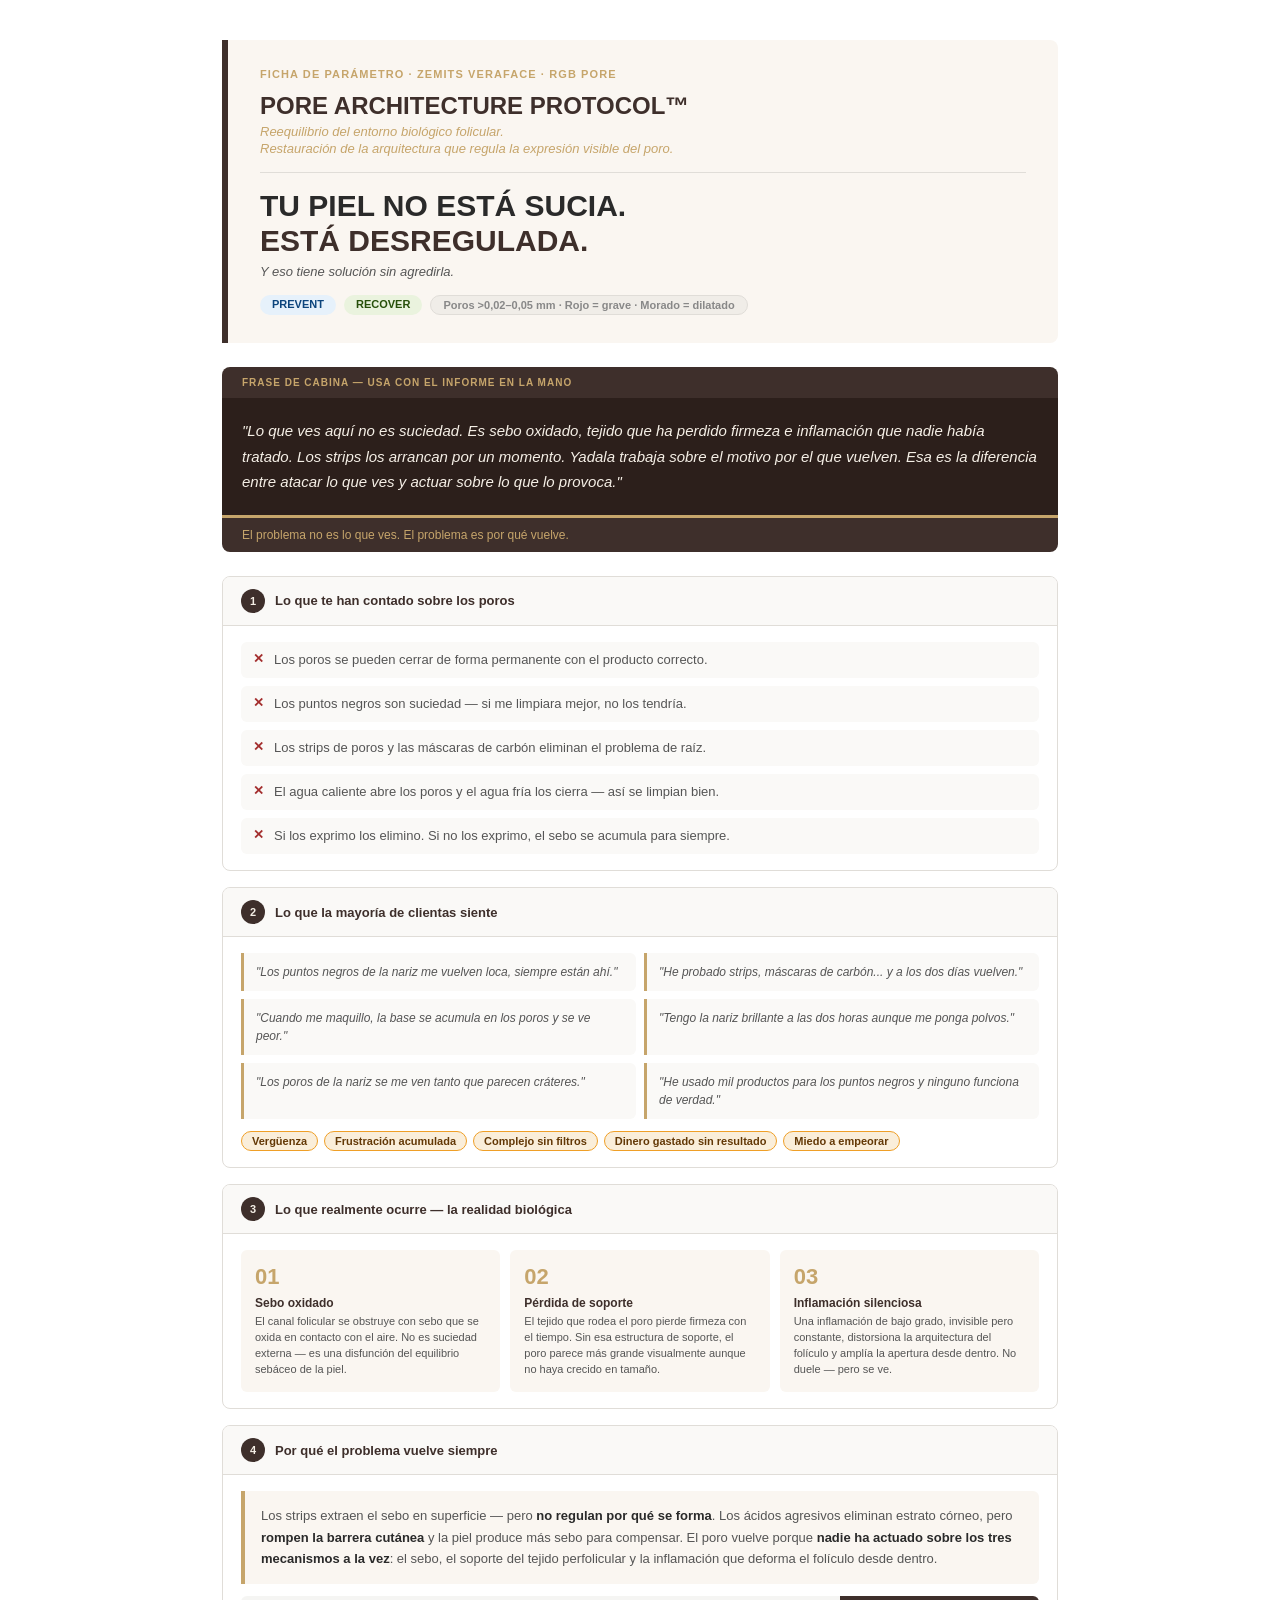
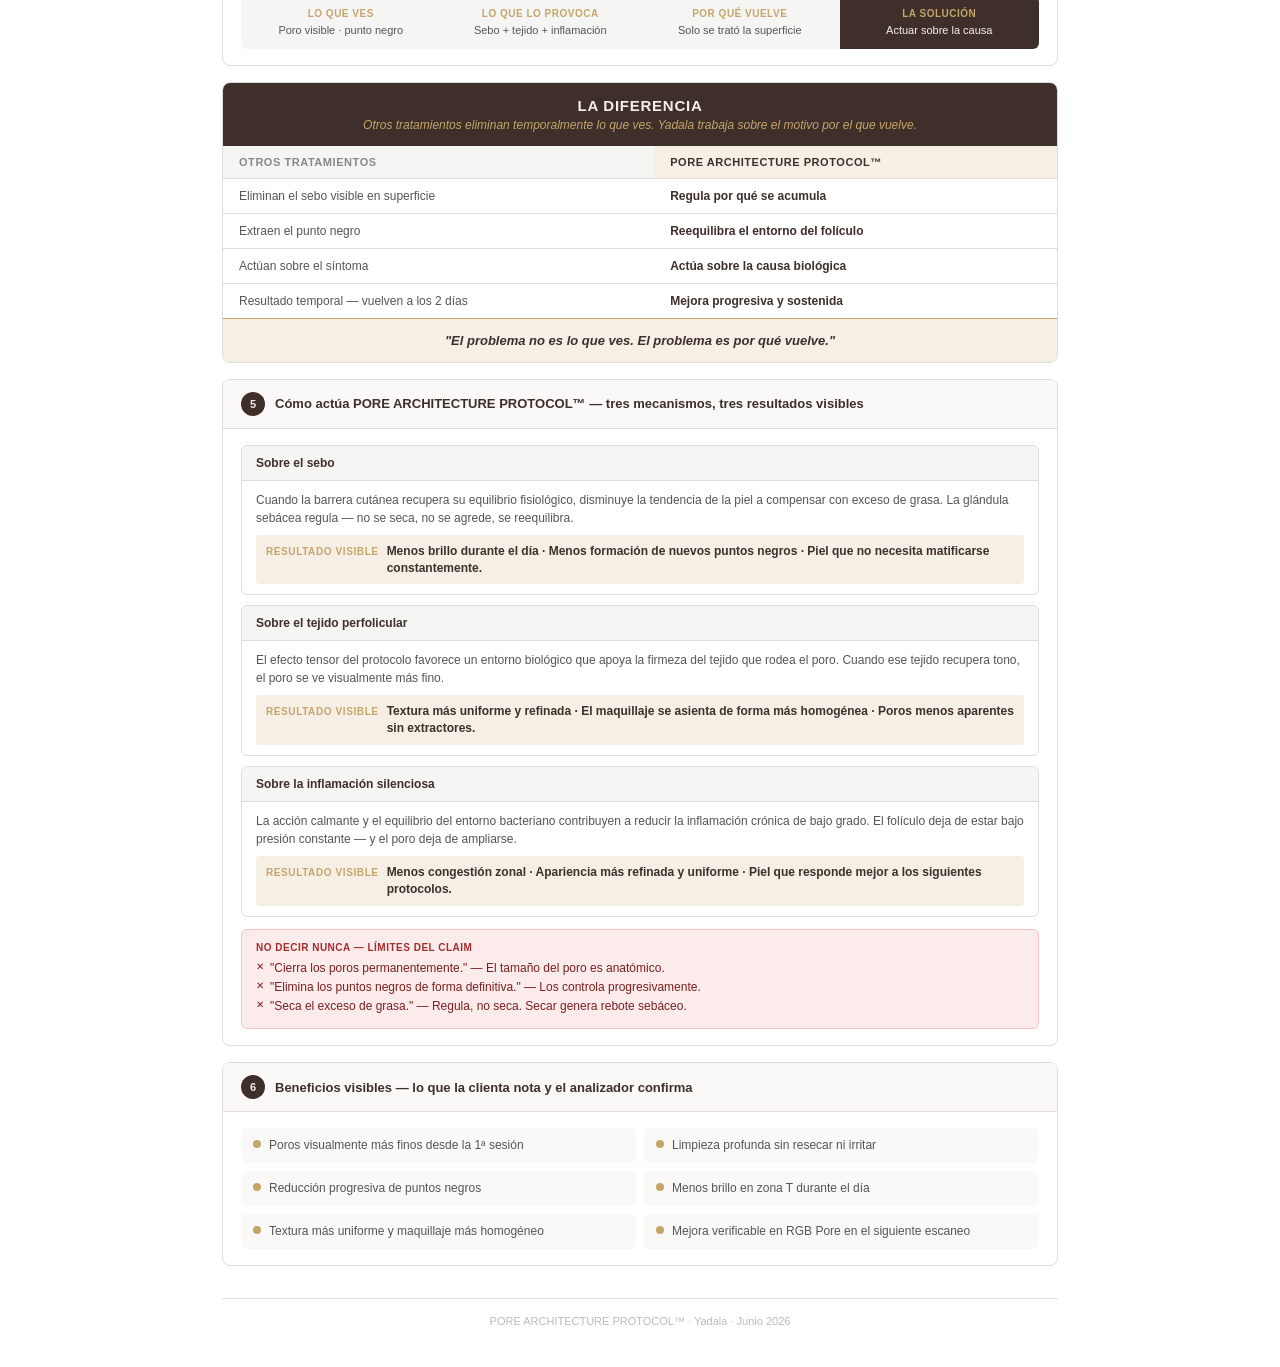
<file: skin-analyzer/fichas-parametros/docx/SA_01_PORE_ARCHITECTURE_PROTOCOL.html>
<!DOCTYPE html>
<html lang="es">
<head>
<meta charset="UTF-8">
<meta name="viewport" content="width=device-width, initial-scale=1.0">
<title>PORE ARCHITECTURE PROTOCOL™ — Yadala</title>
<style>
  :root {
    --brown: #3E2F2B;
    --gold: #C6A56B;
    --cream: #F5EFE6;
    --cream-light: #FAF6F1;
    --text: #2A2A2A;
    --text-soft: #555555;
    --border: #E0DDD8;
    --red-bg: #FCEBEB;
    --red-text: #791F1F;
    --blue-bg: #E6F1FB;
    --blue-text: #0C447C;
    --green-bg: #EAF3DE;
    --green-text: #27500A;
    --amber-bg: #FAEEDA;
    --amber-text: #633806;
  }
  * { box-sizing: border-box; margin: 0; padding: 0; }
  body { font-family: Arial, sans-serif; font-size: 14px; color: var(--text); background: #fff; max-width: 900px; margin: 0 auto; padding: 40px 32px; }

  /* HERO */
  .hero { border-left: 6px solid var(--brown); padding: 28px 32px; margin-bottom: 24px; background: var(--cream-light); border-radius: 0 8px 8px 0; }
  .hero-tag { font-size: 11px; font-weight: bold; letter-spacing: .1em; text-transform: uppercase; color: var(--gold); margin-bottom: 12px; }
  .product-name { font-size: 24px; font-weight: bold; color: var(--brown); margin-bottom: 4px; }
  .product-sub { font-size: 13px; color: var(--gold); font-style: italic; margin-bottom: 2px; }
  .hero-divider { border: none; border-top: 1px solid var(--border); margin: 16px 0; }
  .hero-title { font-size: 30px; font-weight: bold; color: var(--text); line-height: 1.15; margin-bottom: 6px; }
  .hero-title .accent { color: var(--brown); }
  .hero-sub { font-size: 13px; color: var(--text-soft); font-style: italic; margin-bottom: 16px; }
  .badges { display: flex; gap: 8px; flex-wrap: wrap; }
  .badge { font-size: 11px; font-weight: bold; padding: 3px 12px; border-radius: 20px; }
  .badge-prev { background: var(--blue-bg); color: var(--blue-text); }
  .badge-rec { background: var(--green-bg); color: var(--green-text); }
  .badge-param { background: #f0ede8; color: #888; border: 1px solid var(--border); }

  /* CABINA */
  .cabina { margin-bottom: 24px; border-radius: 8px; overflow: hidden; }
  .cabina-top { background: var(--brown); padding: 10px 20px; font-size: 10px; font-weight: bold; text-transform: uppercase; letter-spacing: .1em; color: var(--gold); }
  .cabina-body { background: #2C1F1B; padding: 20px; border-bottom: 3px solid var(--gold); }
  .cabina-quote { font-size: 15px; color: #F5EFE6; line-height: 1.7; font-style: italic; }
  .cabina-footer { background: var(--brown); padding: 10px 20px; font-size: 12px; color: var(--gold); }

  /* BLOCKS */
  .block { border: 1px solid var(--border); border-radius: 8px; margin-bottom: 16px; overflow: hidden; }
  .block-head { display: flex; align-items: center; gap: 10px; padding: 12px 18px; border-bottom: 1px solid var(--border); background: #faf9f7; }
  .block-num { width: 24px; height: 24px; border-radius: 50%; background: var(--brown); color: var(--cream); font-size: 11px; font-weight: bold; display: flex; align-items: center; justify-content: center; flex-shrink: 0; }
  .block-title { font-size: 13px; font-weight: bold; color: var(--brown); }
  .block-body { padding: 16px 18px; }

  /* MITOS */
  .myth-list { display: flex; flex-direction: column; gap: 8px; }
  .myth-item { display: flex; gap: 10px; align-items: flex-start; padding: 9px 12px; background: #faf9f7; border-radius: 6px; }
  .myth-x { color: #A32D2D; font-weight: bold; font-size: 13px; flex-shrink: 0; }
  .myth-text { font-size: 13px; color: var(--text-soft); line-height: 1.4; }

  /* VOCES */
  .voice-grid { display: grid; grid-template-columns: 1fr 1fr; gap: 8px; margin-bottom: 12px; }
  .voice-card { padding: 10px 12px; background: #faf9f7; border-left: 3px solid var(--gold); border-radius: 0 6px 6px 0; font-size: 12px; color: var(--text-soft); font-style: italic; line-height: 1.5; }
  .emotion-row { display: flex; flex-wrap: wrap; gap: 6px; }
  .emotion-chip { font-size: 11px; font-weight: bold; padding: 3px 10px; border-radius: 20px; background: var(--amber-bg); color: var(--amber-text); border: 1px solid #EF9F27; }

  /* BIO GRID */
  .bio-grid { display: grid; grid-template-columns: repeat(3,1fr); gap: 10px; }
  .bio-card { padding: 14px; background: var(--cream-light); border-radius: 6px; }
  .bio-num { font-size: 22px; font-weight: bold; color: var(--gold); margin-bottom: 6px; }
  .bio-label { font-size: 12px; font-weight: bold; color: var(--brown); margin-bottom: 4px; }
  .bio-desc { font-size: 11px; color: var(--text-soft); line-height: 1.45; }

  /* CICLO */
  .cycle-box { background: var(--cream-light); border-left: 4px solid var(--gold); padding: 14px 16px; border-radius: 0 6px 6px 0; font-size: 13px; color: var(--text-soft); line-height: 1.65; margin-bottom: 12px; }
  .cycle-box strong { color: var(--text); }
  .flow { display: grid; grid-template-columns: repeat(4,1fr); border-radius: 6px; overflow: hidden; }
  .flow-step { padding: 12px 8px; background: #f5f5f3; text-align: center; }
  .flow-step:last-child { background: var(--brown); }
  .flow-label { font-size: 10px; font-weight: bold; text-transform: uppercase; letter-spacing: .05em; color: var(--gold); margin-bottom: 4px; }
  .flow-text { font-size: 11px; color: var(--text-soft); line-height: 1.3; }
  .flow-step:last-child .flow-text { color: var(--cream); }

  /* DIFERENCIA */
  .dif-box { border: 1px solid var(--border); border-radius: 8px; overflow: hidden; margin-bottom: 16px; }
  .dif-header { background: var(--brown); padding: 14px 18px; text-align: center; }
  .dif-header-title { font-size: 15px; font-weight: bold; color: #F5EFE6; letter-spacing: .05em; }
  .dif-header-sub { font-size: 12px; color: var(--gold); margin-top: 4px; font-style: italic; }
  .dif-table { width: 100%; border-collapse: collapse; }
  .dif-table th { font-size: 11px; font-weight: bold; text-transform: uppercase; letter-spacing: .05em; padding: 10px 16px; text-align: left; }
  .dif-table th:first-child { background: #f5f5f3; color: #888; }
  .dif-table th:last-child { background: var(--cream); color: var(--brown); }
  .dif-table td { font-size: 12px; padding: 10px 16px; border-top: 1px solid var(--border); vertical-align: top; }
  .dif-table td:first-child { color: var(--text-soft); }
  .dif-table td:last-child { color: var(--brown); font-weight: bold; }
  .dif-frase { padding: 14px 18px; background: var(--cream); text-align: center; border-top: 1px solid var(--gold); font-size: 13px; color: var(--brown); font-weight: bold; font-style: italic; }

  /* MECANISMOS */
  .mech-card { border: 1px solid var(--border); border-radius: 6px; overflow: hidden; margin-bottom: 10px; }
  .mech-top { padding: 10px 14px; background: #f5f5f3; font-size: 12px; font-weight: bold; color: var(--brown); }
  .mech-body { padding: 10px 14px; font-size: 12px; color: var(--text-soft); line-height: 1.5; border-top: 1px solid var(--border); }
  .result-row { display: flex; gap: 8px; align-items: flex-start; margin-top: 8px; padding: 8px 10px; background: var(--cream); border-radius: 4px; }
  .result-label { font-size: 10px; font-weight: bold; text-transform: uppercase; letter-spacing: .06em; color: var(--gold); white-space: nowrap; flex-shrink: 0; margin-top: 1px; }
  .result-text { font-size: 12px; color: var(--brown); font-weight: bold; line-height: 1.4; }

  /* NO DECIR */
  .dont-box { margin-top: 12px; padding: 12px 14px; border: 1px solid #F7C1C1; background: var(--red-bg); border-radius: 6px; }
  .dont-title { font-size: 10px; font-weight: bold; text-transform: uppercase; letter-spacing: .05em; color: #A32D2D; margin-bottom: 6px; }
  .dont-item { font-size: 12px; color: var(--red-text); line-height: 1.6; padding-left: 14px; position: relative; }
  .dont-item::before { content: '✕'; position: absolute; left: 0; font-size: 10px; }

  /* BENEFICIOS */
  .benefit-grid { display: grid; grid-template-columns: repeat(2,1fr); gap: 8px; }
  .benefit-item { display: flex; gap: 8px; align-items: flex-start; padding: 9px 12px; background: #faf9f7; border-radius: 6px; }
  .benefit-dot { width: 8px; height: 8px; border-radius: 50%; background: var(--gold); flex-shrink: 0; margin-top: 3px; }
  .benefit-text { font-size: 12px; color: var(--text-soft); line-height: 1.4; }

  /* FOOTER */
  .footer { margin-top: 32px; text-align: center; font-size: 11px; color: #bbb; padding-top: 16px; border-top: 1px solid var(--border); }

  .divider { border: none; border-top: 1px solid var(--border); margin: 20px 0; }
  .section-label { font-size: 10px; font-weight: bold; text-transform: uppercase; letter-spacing: .06em; color: #aaa; margin-bottom: 8px; }

  @media print {
    body { padding: 20px; }
    .cabina { break-inside: avoid; }
    .block { break-inside: avoid; }
  }
</style>
</head>
<body>

<!-- HERO -->
<div class="hero">
  <div class="hero-tag">Ficha de parámetro · Zemits VeraFace · RGB Pore</div>
  <div class="product-name">PORE ARCHITECTURE PROTOCOL™</div>
  <div class="product-sub">Reequilibrio del entorno biológico folicular.</div>
  <div class="product-sub">Restauración de la arquitectura que regula la expresión visible del poro.</div>
  <div class="hero-divider"></div>
  <div class="hero-title">TU PIEL NO ESTÁ SUCIA.<br><span class="accent">ESTÁ DESREGULADA.</span></div>
  <div class="hero-sub">Y eso tiene solución sin agredirla.</div>
  <div class="badges">
    <span class="badge badge-prev">PREVENT</span>
    <span class="badge badge-rec">RECOVER</span>
    <span class="badge badge-param">Poros &gt;0,02–0,05 mm · Rojo = grave · Morado = dilatado</span>
  </div>
</div>

<!-- CABINA -->
<div class="cabina">
  <div class="cabina-top">Frase de cabina — usa con el informe en la mano</div>
  <div class="cabina-body">
    <div class="cabina-quote">"Lo que ves aquí no es suciedad. Es sebo oxidado, tejido que ha perdido firmeza e inflamación que nadie había tratado. Los strips los arrancan por un momento. Yadala trabaja sobre el motivo por el que vuelven. Esa es la diferencia entre atacar lo que ves y actuar sobre lo que lo provoca."</div>
  </div>
  <div class="cabina-footer">El problema no es lo que ves. El problema es por qué vuelve.</div>
</div>

<!-- 1 -->
<div class="block">
  <div class="block-head"><div class="block-num">1</div><div class="block-title">Lo que te han contado sobre los poros</div></div>
  <div class="block-body">
    <div class="myth-list">
      <div class="myth-item"><span class="myth-x">✕</span><span class="myth-text">Los poros se pueden cerrar de forma permanente con el producto correcto.</span></div>
      <div class="myth-item"><span class="myth-x">✕</span><span class="myth-text">Los puntos negros son suciedad — si me limpiara mejor, no los tendría.</span></div>
      <div class="myth-item"><span class="myth-x">✕</span><span class="myth-text">Los strips de poros y las máscaras de carbón eliminan el problema de raíz.</span></div>
      <div class="myth-item"><span class="myth-x">✕</span><span class="myth-text">El agua caliente abre los poros y el agua fría los cierra — así se limpian bien.</span></div>
      <div class="myth-item"><span class="myth-x">✕</span><span class="myth-text">Si los exprimo los elimino. Si no los exprimo, el sebo se acumula para siempre.</span></div>
    </div>
  </div>
</div>

<!-- 2 -->
<div class="block">
  <div class="block-head"><div class="block-num">2</div><div class="block-title">Lo que la mayoría de clientas siente</div></div>
  <div class="block-body">
    <div class="voice-grid">
      <div class="voice-card">"Los puntos negros de la nariz me vuelven loca, siempre están ahí."</div>
      <div class="voice-card">"He probado strips, máscaras de carbón... y a los dos días vuelven."</div>
      <div class="voice-card">"Cuando me maquillo, la base se acumula en los poros y se ve peor."</div>
      <div class="voice-card">"Tengo la nariz brillante a las dos horas aunque me ponga polvos."</div>
      <div class="voice-card">"Los poros de la nariz se me ven tanto que parecen cráteres."</div>
      <div class="voice-card">"He usado mil productos para los puntos negros y ninguno funciona de verdad."</div>
    </div>
    <div class="emotion-row">
      <span class="emotion-chip">Vergüenza</span>
      <span class="emotion-chip">Frustración acumulada</span>
      <span class="emotion-chip">Complejo sin filtros</span>
      <span class="emotion-chip">Dinero gastado sin resultado</span>
      <span class="emotion-chip">Miedo a empeorar</span>
    </div>
  </div>
</div>

<!-- 3 -->
<div class="block">
  <div class="block-head"><div class="block-num">3</div><div class="block-title">Lo que realmente ocurre — la realidad biológica</div></div>
  <div class="block-body">
    <div class="bio-grid">
      <div class="bio-card"><div class="bio-num">01</div><div class="bio-label">Sebo oxidado</div><div class="bio-desc">El canal folicular se obstruye con sebo que se oxida en contacto con el aire. No es suciedad externa — es una disfunción del equilibrio sebáceo de la piel.</div></div>
      <div class="bio-card"><div class="bio-num">02</div><div class="bio-label">Pérdida de soporte</div><div class="bio-desc">El tejido que rodea el poro pierde firmeza con el tiempo. Sin esa estructura de soporte, el poro parece más grande visualmente aunque no haya crecido en tamaño.</div></div>
      <div class="bio-card"><div class="bio-num">03</div><div class="bio-label">Inflamación silenciosa</div><div class="bio-desc">Una inflamación de bajo grado, invisible pero constante, distorsiona la arquitectura del folículo y amplía la apertura desde dentro. No duele — pero se ve.</div></div>
    </div>
  </div>
</div>

<!-- 4 -->
<div class="block">
  <div class="block-head"><div class="block-num">4</div><div class="block-title">Por qué el problema vuelve siempre</div></div>
  <div class="block-body">
    <div class="cycle-box">Los strips extraen el sebo en superficie — pero <strong>no regulan por qué se forma</strong>. Los ácidos agresivos eliminan estrato córneo, pero <strong>rompen la barrera cutánea</strong> y la piel produce más sebo para compensar. El poro vuelve porque <strong>nadie ha actuado sobre los tres mecanismos a la vez</strong>: el sebo, el soporte del tejido perfolicular y la inflamación que deforma el folículo desde dentro.</div>
    <div class="flow">
      <div class="flow-step"><div class="flow-label">Lo que ves</div><div class="flow-text">Poro visible · punto negro</div></div>
      <div class="flow-step"><div class="flow-label">Lo que lo provoca</div><div class="flow-text">Sebo + tejido + inflamación</div></div>
      <div class="flow-step"><div class="flow-label">Por qué vuelve</div><div class="flow-text">Solo se trató la superficie</div></div>
      <div class="flow-step"><div class="flow-label">La solución</div><div class="flow-text">Actuar sobre la causa</div></div>
    </div>
  </div>
</div>

<!-- DIFERENCIA -->
<div class="dif-box">
  <div class="dif-header">
    <div class="dif-header-title">LA DIFERENCIA</div>
    <div class="dif-header-sub">Otros tratamientos eliminan temporalmente lo que ves. Yadala trabaja sobre el motivo por el que vuelve.</div>
  </div>
  <table class="dif-table">
    <thead><tr><th>Otros tratamientos</th><th>PORE ARCHITECTURE PROTOCOL™</th></tr></thead>
    <tbody>
      <tr><td>Eliminan el sebo visible en superficie</td><td>Regula por qué se acumula</td></tr>
      <tr><td>Extraen el punto negro</td><td>Reequilibra el entorno del folículo</td></tr>
      <tr><td>Actúan sobre el síntoma</td><td>Actúa sobre la causa biológica</td></tr>
      <tr><td>Resultado temporal — vuelven a los 2 días</td><td>Mejora progresiva y sostenida</td></tr>
    </tbody>
  </table>
  <div class="dif-frase">"El problema no es lo que ves. El problema es por qué vuelve."</div>
</div>

<!-- 5 -->
<div class="block">
  <div class="block-head"><div class="block-num">5</div><div class="block-title">Cómo actúa PORE ARCHITECTURE PROTOCOL™ — tres mecanismos, tres resultados visibles</div></div>
  <div class="block-body">
    <div class="mech-card">
      <div class="mech-top">Sobre el sebo</div>
      <div class="mech-body">Cuando la barrera cutánea recupera su equilibrio fisiológico, disminuye la tendencia de la piel a compensar con exceso de grasa. La glándula sebácea regula — no se seca, no se agrede, se reequilibra.
        <div class="result-row"><span class="result-label">Resultado visible</span><span class="result-text">Menos brillo durante el día · Menos formación de nuevos puntos negros · Piel que no necesita matificarse constantemente.</span></div>
      </div>
    </div>
    <div class="mech-card">
      <div class="mech-top">Sobre el tejido perfolicular</div>
      <div class="mech-body">El efecto tensor del protocolo favorece un entorno biológico que apoya la firmeza del tejido que rodea el poro. Cuando ese tejido recupera tono, el poro se ve visualmente más fino.
        <div class="result-row"><span class="result-label">Resultado visible</span><span class="result-text">Textura más uniforme y refinada · El maquillaje se asienta de forma más homogénea · Poros menos aparentes sin extractores.</span></div>
      </div>
    </div>
    <div class="mech-card">
      <div class="mech-top">Sobre la inflamación silenciosa</div>
      <div class="mech-body">La acción calmante y el equilibrio del entorno bacteriano contribuyen a reducir la inflamación crónica de bajo grado. El folículo deja de estar bajo presión constante — y el poro deja de ampliarse.
        <div class="result-row"><span class="result-label">Resultado visible</span><span class="result-text">Menos congestión zonal · Apariencia más refinada y uniforme · Piel que responde mejor a los siguientes protocolos.</span></div>
      </div>
    </div>
    <div class="dont-box">
      <div class="dont-title">No decir nunca — límites del claim</div>
      <div class="dont-item">"Cierra los poros permanentemente." — El tamaño del poro es anatómico.</div>
      <div class="dont-item">"Elimina los puntos negros de forma definitiva." — Los controla progresivamente.</div>
      <div class="dont-item">"Seca el exceso de grasa." — Regula, no seca. Secar genera rebote sebáceo.</div>
    </div>
  </div>
</div>

<!-- 6 -->
<div class="block">
  <div class="block-head"><div class="block-num">6</div><div class="block-title">Beneficios visibles — lo que la clienta nota y el analizador confirma</div></div>
  <div class="block-body">
    <div class="benefit-grid">
      <div class="benefit-item"><div class="benefit-dot"></div><div class="benefit-text">Poros visualmente más finos desde la 1ª sesión</div></div>
      <div class="benefit-item"><div class="benefit-dot"></div><div class="benefit-text">Limpieza profunda sin resecar ni irritar</div></div>
      <div class="benefit-item"><div class="benefit-dot"></div><div class="benefit-text">Reducción progresiva de puntos negros</div></div>
      <div class="benefit-item"><div class="benefit-dot"></div><div class="benefit-text">Menos brillo en zona T durante el día</div></div>
      <div class="benefit-item"><div class="benefit-dot"></div><div class="benefit-text">Textura más uniforme y maquillaje más homogéneo</div></div>
      <div class="benefit-item"><div class="benefit-dot"></div><div class="benefit-text">Mejora verificable en RGB Pore en el siguiente escaneo</div></div>
    </div>
  </div>
</div>

<div class="footer">PORE ARCHITECTURE PROTOCOL™ · Yadala · Junio 2026</div>

</body>
</html>
</file>
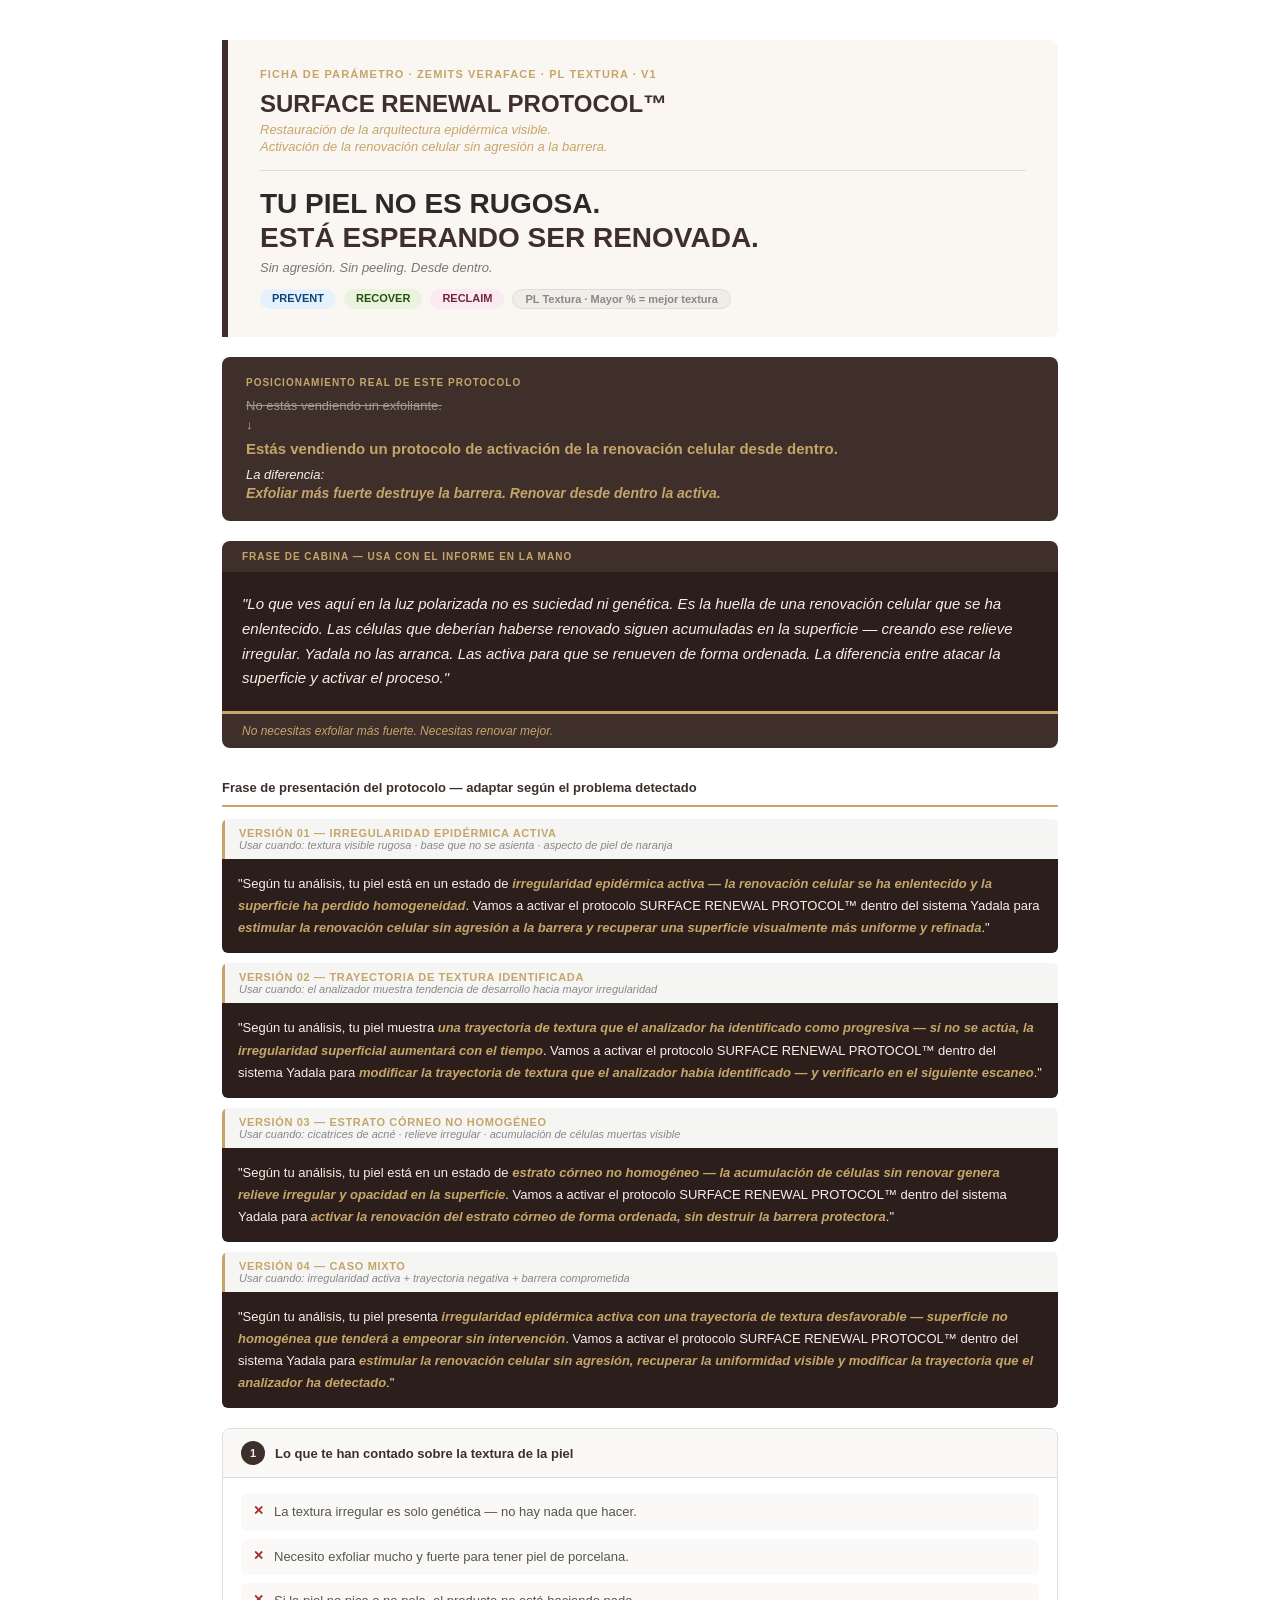
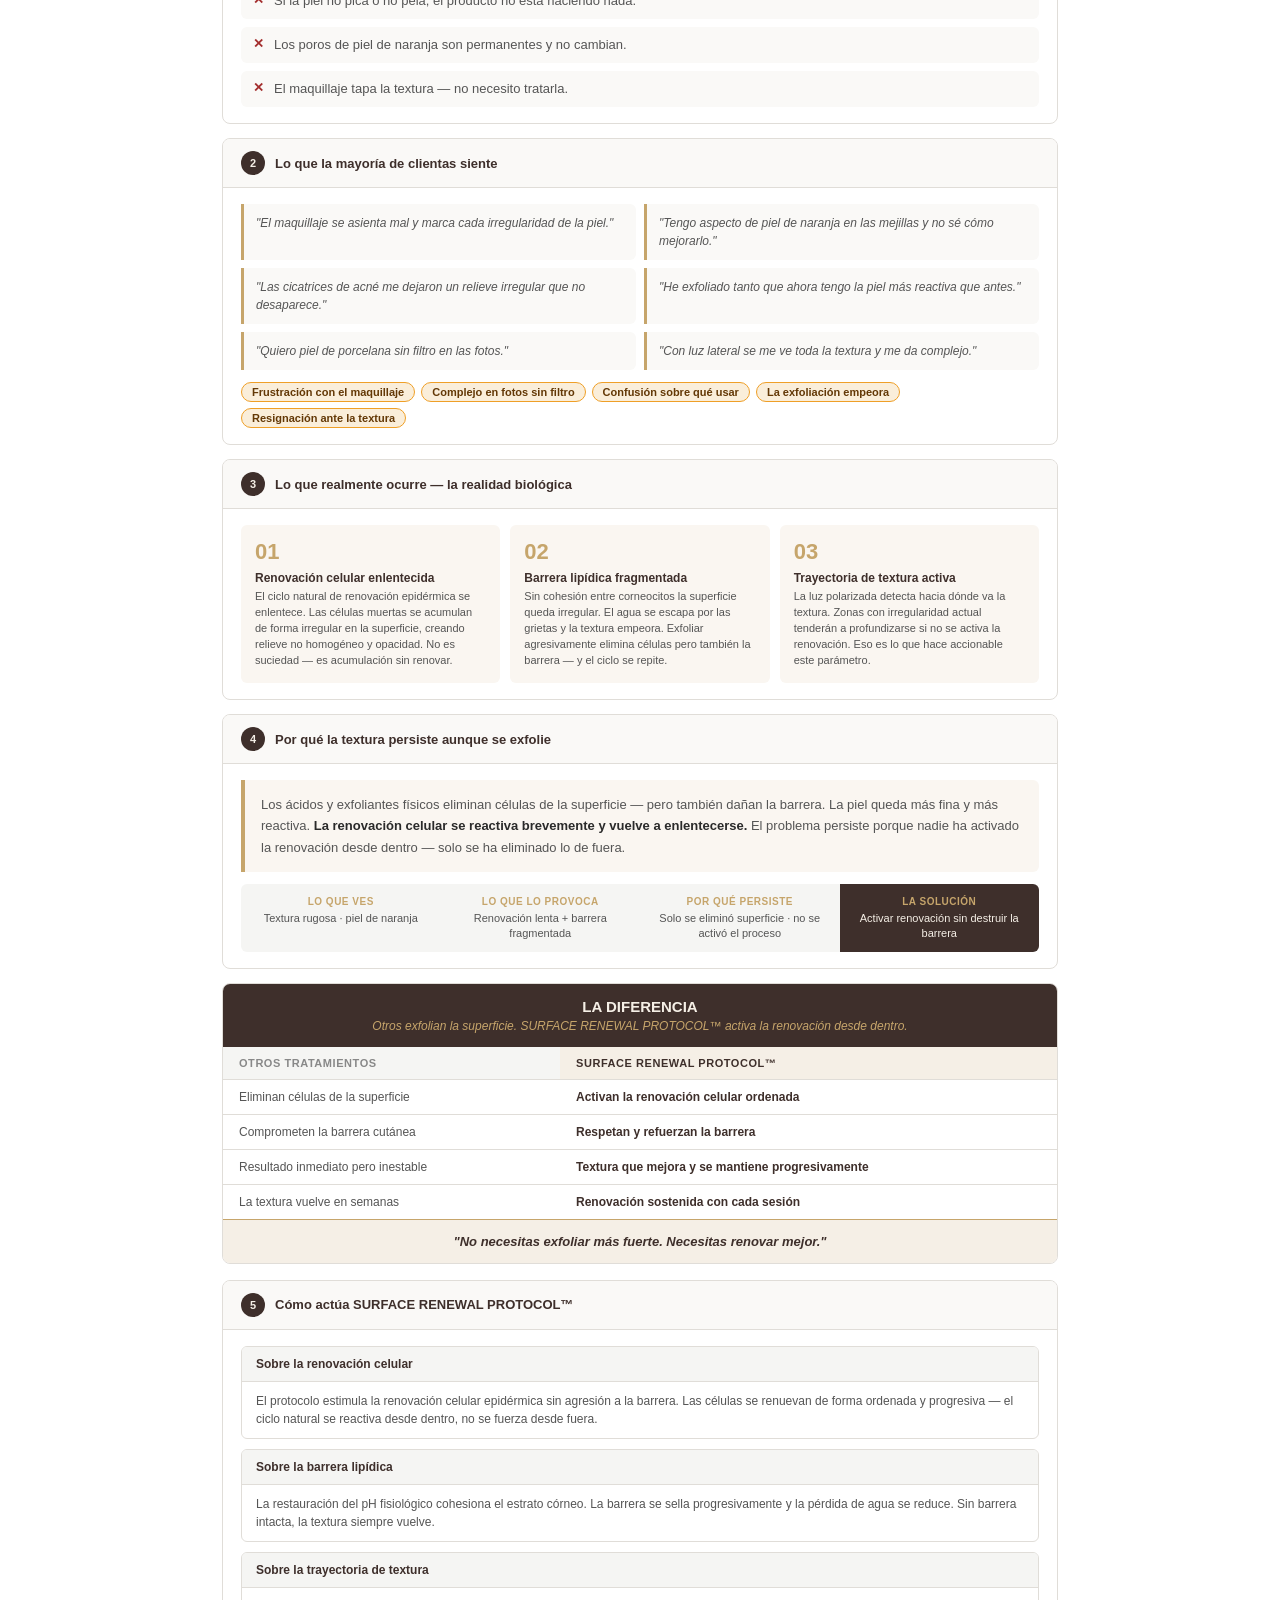
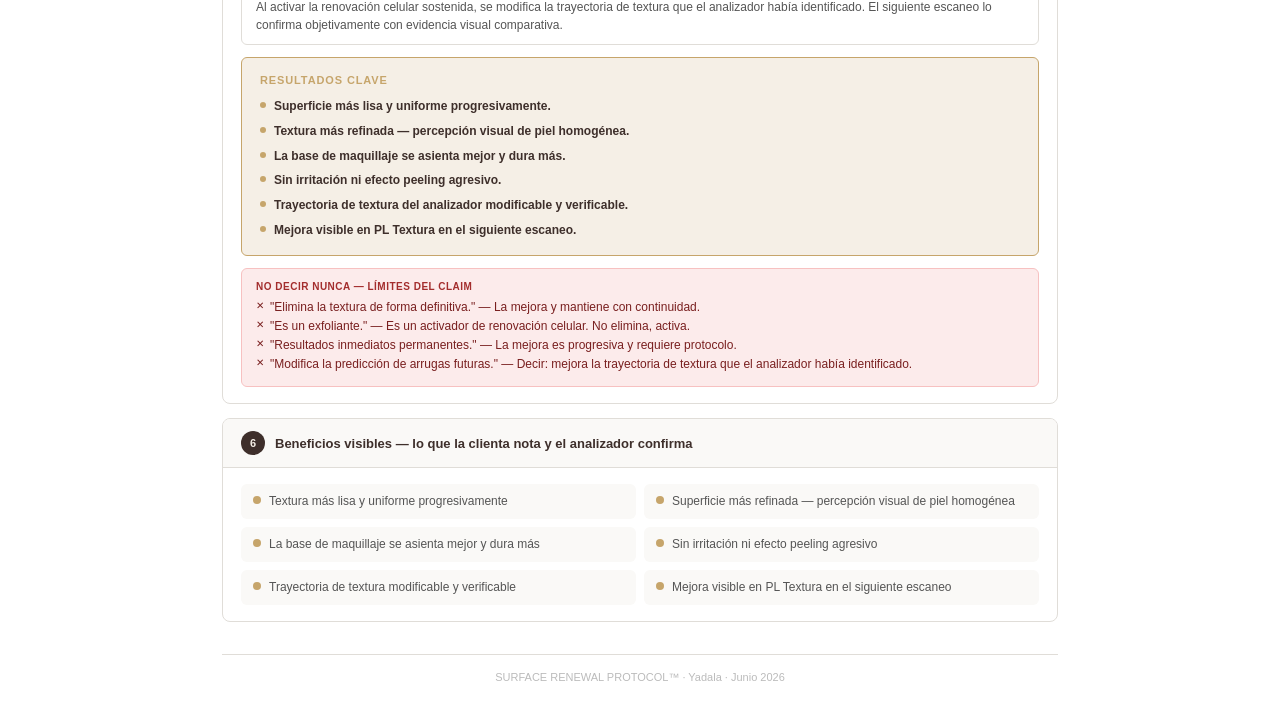
<file: skin-analyzer/fichas-parametros/docx/SA_04_SURFACE_RENEWAL_PROTOCOL.html>
<!DOCTYPE html>
<html lang="es">
<head>
<meta charset="UTF-8">
<meta name="viewport" content="width=device-width, initial-scale=1.0">
<title>SURFACE RENEWAL PROTOCOL™ — Yadala</title>
<style>
  :root{--brown:#3E2F2B;--gold:#C6A56B;--cream:#F5EFE6;--cream-light:#FAF6F1;--text:#2A2A2A;--soft:#555;--border:#E0DDD8;--gray:#F5F5F3;--red-bg:#FCEBEB;--red-text:#791F1F;--amber-bg:#FAEEDA;--amber-text:#633806;}
  *{box-sizing:border-box;margin:0;padding:0}
  body{font-family:Arial,sans-serif;font-size:14px;color:var(--text);background:#fff;max-width:900px;margin:0 auto;padding:40px 32px}
  .hero{border-left:6px solid var(--brown);padding:28px 32px;margin-bottom:20px;background:var(--cream-light);border-radius:0 8px 8px 0}
  .hero-tag{font-size:11px;font-weight:bold;letter-spacing:.1em;text-transform:uppercase;color:var(--gold);margin-bottom:10px}
  .product-name{font-size:24px;font-weight:bold;color:var(--brown);margin-bottom:4px}
  .product-sub{font-size:13px;color:var(--gold);font-style:italic;margin-bottom:2px}
  hr.divider{border:none;border-top:1px solid var(--border);margin:16px 0}
  .hero-title{font-size:28px;font-weight:bold;color:var(--text);line-height:1.2;margin-bottom:6px}
  .hero-title .acc{color:var(--brown)}
  .hero-sub{font-size:13px;color:#777;font-style:italic;margin-bottom:14px}
  .badges{display:flex;gap:8px;flex-wrap:wrap}
  .badge{font-size:11px;font-weight:bold;padding:3px 12px;border-radius:20px}
  .b-prev{background:#E6F1FB;color:#0C447C}.b-rec{background:#EAF3DE;color:#27500A}.b-recl{background:#FBEAF0;color:#72243E}.b-param{background:#f0ede8;color:#888;border:1px solid var(--border)}

  .pos-box{background:var(--brown);border-radius:8px;padding:20px 24px;margin-bottom:20px}
  .pos-label{font-size:10px;font-weight:bold;letter-spacing:.1em;text-transform:uppercase;color:var(--gold);margin-bottom:10px}
  .pos-old{font-size:13px;color:var(--cream);opacity:.55;text-decoration:line-through;margin-bottom:4px}
  .pos-arrow{font-size:13px;color:var(--gold);margin-bottom:6px}
  .pos-new{font-size:15px;font-weight:bold;color:var(--gold);line-height:1.4;margin-bottom:8px}
  .pos-tag{font-size:13px;color:var(--cream);font-style:italic;margin-bottom:3px}
  .pos-tagb{font-size:14px;font-weight:bold;color:var(--gold);font-style:italic}

  .cabina{margin-bottom:20px;border-radius:8px;overflow:hidden}
  .cab-top{background:var(--brown);padding:10px 20px;font-size:10px;font-weight:bold;text-transform:uppercase;letter-spacing:.1em;color:var(--gold)}
  .cab-body{background:#2C1F1B;padding:20px;border-bottom:3px solid var(--gold)}
  .cab-quote{font-size:15px;color:var(--cream);line-height:1.65;font-style:italic}
  .cab-foot{background:var(--brown);padding:10px 20px;font-size:12px;color:var(--gold);font-style:italic}

  .frase-section{margin-bottom:20px}
  .frase-title{font-size:13px;font-weight:bold;color:var(--brown);padding:12px 0 10px;border-bottom:2px solid var(--gold);margin-bottom:12px}
  .frase-card{border-radius:6px;overflow:hidden;margin-bottom:10px}
  .frase-card-top{padding:8px 14px;background:var(--gray);border-left:3px solid var(--gold)}
  .frase-card-version{font-size:11px;font-weight:bold;text-transform:uppercase;letter-spacing:.06em;color:var(--gold)}
  .frase-card-when{font-size:11px;color:#888;font-style:italic}
  .frase-card-body{background:#2C1F1B;padding:14px 16px}
  .frase-static{font-size:13px;color:var(--cream);line-height:1.7}
  .frase-var{font-size:13px;font-weight:bold;color:var(--gold);font-style:italic}

  .block{border:1px solid var(--border);border-radius:8px;margin-bottom:14px;overflow:hidden}
  .block-head{display:flex;align-items:center;gap:10px;padding:12px 18px;border-bottom:1px solid var(--border);background:#faf9f7}
  .block-num{width:24px;height:24px;border-radius:50%;background:var(--brown);color:var(--cream);font-size:11px;font-weight:bold;display:flex;align-items:center;justify-content:center;flex-shrink:0}
  .block-title{font-size:13px;font-weight:bold;color:var(--brown)}
  .block-body{padding:16px 18px}
  .myth-list{display:flex;flex-direction:column;gap:8px}
  .myth-item{display:flex;gap:10px;align-items:flex-start;padding:9px 12px;background:#faf9f7;border-radius:6px}
  .mx{color:#A32D2D;font-weight:bold;font-size:13px;flex-shrink:0}
  .mt{font-size:13px;color:var(--soft);line-height:1.4}
  .voice-grid{display:grid;grid-template-columns:1fr 1fr;gap:8px;margin-bottom:12px}
  .vc{padding:10px 12px;background:#faf9f7;border-left:3px solid var(--gold);border-radius:0 6px 6px 0;font-size:12px;color:var(--soft);font-style:italic;line-height:1.5}
  .emotion-row{display:flex;flex-wrap:wrap;gap:6px}
  .ec{font-size:11px;font-weight:bold;padding:3px 10px;border-radius:20px;background:var(--amber-bg);color:var(--amber-text);border:1px solid #EF9F27}
  .bio-grid{display:grid;grid-template-columns:repeat(3,1fr);gap:10px}
  .bio-card{padding:14px;background:var(--cream-light);border-radius:6px}
  .bio-num{font-size:22px;font-weight:bold;color:var(--gold);margin-bottom:6px}
  .bio-label{font-size:12px;font-weight:bold;color:var(--brown);margin-bottom:4px}
  .bio-desc{font-size:11px;color:var(--soft);line-height:1.45}
  .cycle-box{background:var(--cream-light);border-left:4px solid var(--gold);padding:14px 16px;border-radius:0 6px 6px 0;font-size:13px;color:var(--soft);line-height:1.65;margin-bottom:12px}
  .cycle-box strong{color:var(--text)}
  .flow{display:grid;grid-template-columns:repeat(4,1fr);border-radius:6px;overflow:hidden}
  .flow-step{padding:12px 8px;background:var(--gray);text-align:center}
  .flow-step:last-child{background:var(--brown)}
  .fl{font-size:10px;font-weight:bold;text-transform:uppercase;letter-spacing:.05em;color:var(--gold);margin-bottom:4px}
  .ft{font-size:11px;color:var(--soft);line-height:1.3}
  .flow-step:last-child .ft{color:var(--cream)}
  .dif-box{border:1px solid var(--border);border-radius:8px;overflow:hidden;margin-bottom:16px}
  .dif-head{background:var(--brown);padding:14px 18px;text-align:center}
  .dif-head-title{font-size:15px;font-weight:bold;color:#F5EFE6}
  .dif-head-sub{font-size:12px;color:var(--gold);margin-top:4px;font-style:italic}
  .dif-table{width:100%;border-collapse:collapse}
  .dif-table th{font-size:11px;font-weight:bold;text-transform:uppercase;letter-spacing:.05em;padding:10px 16px;text-align:left}
  .dif-table th:first-child{background:var(--gray);color:#888}
  .dif-table th:last-child{background:var(--cream);color:var(--brown)}
  .dif-table td{font-size:12px;padding:10px 16px;border-top:1px solid var(--border);vertical-align:top}
  .dif-table td:first-child{color:var(--soft)}
  .dif-table td:last-child{color:var(--brown);font-weight:bold}
  .dif-frase{padding:14px 18px;background:var(--cream);text-align:center;border-top:1px solid var(--gold);font-size:13px;color:var(--brown);font-weight:bold;font-style:italic}
  .mech-card{border:1px solid var(--border);border-radius:6px;overflow:hidden;margin-bottom:10px}
  .mech-top{padding:10px 14px;background:var(--gray);font-size:12px;font-weight:bold;color:var(--brown)}
  .mech-body{padding:10px 14px;font-size:12px;color:var(--soft);line-height:1.5;border-top:1px solid var(--border)}
  .resultados-box{background:var(--cream);border:1px solid var(--gold);border-radius:6px;padding:16px 18px;margin-top:12px}
  .resultados-title{font-size:11px;font-weight:bold;text-transform:uppercase;letter-spacing:.08em;color:var(--gold);margin-bottom:12px}
  .r-item{display:flex;gap:8px;align-items:flex-start;margin-bottom:8px}
  .r-item:last-child{margin-bottom:0}
  .r-dot{width:6px;height:6px;border-radius:50%;background:var(--gold);flex-shrink:0;margin-top:4px}
  .r-text{font-size:12px;color:var(--brown);font-weight:bold;line-height:1.4}
  .dont-box{margin-top:12px;padding:12px 14px;border:1px solid #F7C1C1;background:var(--red-bg);border-radius:6px}
  .dont-title{font-size:10px;font-weight:bold;text-transform:uppercase;letter-spacing:.05em;color:#A32D2D;margin-bottom:6px}
  .dont-item{font-size:12px;color:var(--red-text);line-height:1.6;padding-left:14px;position:relative}
  .dont-item::before{content:'✕';position:absolute;left:0;font-size:10px}
  .benefit-grid{display:grid;grid-template-columns:repeat(2,1fr);gap:8px}
  .benefit-item{display:flex;gap:8px;align-items:flex-start;padding:9px 12px;background:#faf9f7;border-radius:6px}
  .bdot{width:8px;height:8px;border-radius:50%;background:var(--gold);flex-shrink:0;margin-top:3px}
  .btext{font-size:12px;color:var(--soft);line-height:1.4}
  .divider{border:none;border-top:1px solid var(--border);margin:20px 0}
  .footer{margin-top:32px;text-align:center;font-size:11px;color:#bbb;padding-top:16px;border-top:1px solid var(--border)}
</style>
</head>
<body>

<div class="hero">
  <div class="hero-tag">Ficha de parámetro · Zemits VeraFace · PL Textura · v1</div>
  <div class="product-name">SURFACE RENEWAL PROTOCOL™</div>
  <div class="product-sub">Restauración de la arquitectura epidérmica visible.</div>
  <div class="product-sub">Activación de la renovación celular sin agresión a la barrera.</div>
  <hr class="divider">
  <div class="hero-title">TU PIEL NO ES RUGOSA.<br><span class="acc">ESTÁ ESPERANDO SER RENOVADA.</span></div>
  <div class="hero-sub">Sin agresión. Sin peeling. Desde dentro.</div>
  <div class="badges">
    <span class="badge b-prev">PREVENT</span>
    <span class="badge b-rec">RECOVER</span>
    <span class="badge b-recl">RECLAIM</span>
    <span class="badge b-param">PL Textura · Mayor % = mejor textura</span>
  </div>
</div>

<div class="pos-box">
  <div class="pos-label">Posicionamiento real de este protocolo</div>
  <div class="pos-old">No estás vendiendo un exfoliante.</div>
  <div class="pos-arrow">↓</div>
  <div class="pos-new">Estás vendiendo un protocolo de activación de la renovación celular desde dentro.</div>
  <div class="pos-tag">La diferencia:</div>
  <div class="pos-tagb">Exfoliar más fuerte destruye la barrera. Renovar desde dentro la activa.</div>
</div>

<div class="cabina">
  <div class="cab-top">Frase de cabina — usa con el informe en la mano</div>
  <div class="cab-body"><div class="cab-quote">"Lo que ves aquí en la luz polarizada no es suciedad ni genética. Es la huella de una renovación celular que se ha enlentecido. Las células que deberían haberse renovado siguen acumuladas en la superficie — creando ese relieve irregular. Yadala no las arranca. Las activa para que se renueven de forma ordenada. La diferencia entre atacar la superficie y activar el proceso."</div></div>
  <div class="cab-foot">No necesitas exfoliar más fuerte. Necesitas renovar mejor.</div>
</div>

<div class="frase-section">
  <div class="frase-title">Frase de presentación del protocolo — adaptar según el problema detectado</div>

  <div class="frase-card">
    <div class="frase-card-top">
      <div class="frase-card-version">Versión 01 — Irregularidad epidérmica activa</div>
      <div class="frase-card-when">Usar cuando: textura visible rugosa · base que no se asienta · aspecto de piel de naranja</div>
    </div>
    <div class="frase-card-body">
      <div class="frase-static">"Según tu análisis, tu piel está en un estado de <span class="frase-var">irregularidad epidérmica activa — la renovación celular se ha enlentecido y la superficie ha perdido homogeneidad</span>. Vamos a activar el protocolo SURFACE RENEWAL PROTOCOL™ dentro del sistema Yadala para <span class="frase-var">estimular la renovación celular sin agresión a la barrera y recuperar una superficie visualmente más uniforme y refinada</span>."</div>
    </div>
  </div>

  <div class="frase-card">
    <div class="frase-card-top">
      <div class="frase-card-version">Versión 02 — Trayectoria de textura identificada</div>
      <div class="frase-card-when">Usar cuando: el analizador muestra tendencia de desarrollo hacia mayor irregularidad</div>
    </div>
    <div class="frase-card-body">
      <div class="frase-static">"Según tu análisis, tu piel muestra <span class="frase-var">una trayectoria de textura que el analizador ha identificado como progresiva — si no se actúa, la irregularidad superficial aumentará con el tiempo</span>. Vamos a activar el protocolo SURFACE RENEWAL PROTOCOL™ dentro del sistema Yadala para <span class="frase-var">modificar la trayectoria de textura que el analizador había identificado — y verificarlo en el siguiente escaneo</span>."</div>
    </div>
  </div>

  <div class="frase-card">
    <div class="frase-card-top">
      <div class="frase-card-version">Versión 03 — Estrato córneo no homogéneo</div>
      <div class="frase-card-when">Usar cuando: cicatrices de acné · relieve irregular · acumulación de células muertas visible</div>
    </div>
    <div class="frase-card-body">
      <div class="frase-static">"Según tu análisis, tu piel está en un estado de <span class="frase-var">estrato córneo no homogéneo — la acumulación de células sin renovar genera relieve irregular y opacidad en la superficie</span>. Vamos a activar el protocolo SURFACE RENEWAL PROTOCOL™ dentro del sistema Yadala para <span class="frase-var">activar la renovación del estrato córneo de forma ordenada, sin destruir la barrera protectora</span>."</div>
    </div>
  </div>

  <div class="frase-card">
    <div class="frase-card-top">
      <div class="frase-card-version">Versión 04 — Caso mixto</div>
      <div class="frase-card-when">Usar cuando: irregularidad activa + trayectoria negativa + barrera comprometida</div>
    </div>
    <div class="frase-card-body">
      <div class="frase-static">"Según tu análisis, tu piel presenta <span class="frase-var">irregularidad epidérmica activa con una trayectoria de textura desfavorable — superficie no homogénea que tenderá a empeorar sin intervención</span>. Vamos a activar el protocolo SURFACE RENEWAL PROTOCOL™ dentro del sistema Yadala para <span class="frase-var">estimular la renovación celular sin agresión, recuperar la uniformidad visible y modificar la trayectoria que el analizador ha detectado</span>."</div>
    </div>
  </div>
</div>

<div class="block">
  <div class="block-head"><div class="block-num">1</div><div class="block-title">Lo que te han contado sobre la textura de la piel</div></div>
  <div class="block-body"><div class="myth-list">
    <div class="myth-item"><span class="mx">✕</span><span class="mt">La textura irregular es solo genética — no hay nada que hacer.</span></div>
    <div class="myth-item"><span class="mx">✕</span><span class="mt">Necesito exfoliar mucho y fuerte para tener piel de porcelana.</span></div>
    <div class="myth-item"><span class="mx">✕</span><span class="mt">Si la piel no pica o no pela, el producto no está haciendo nada.</span></div>
    <div class="myth-item"><span class="mx">✕</span><span class="mt">Los poros de piel de naranja son permanentes y no cambian.</span></div>
    <div class="myth-item"><span class="mx">✕</span><span class="mt">El maquillaje tapa la textura — no necesito tratarla.</span></div>
  </div></div>
</div>

<div class="block">
  <div class="block-head"><div class="block-num">2</div><div class="block-title">Lo que la mayoría de clientas siente</div></div>
  <div class="block-body">
    <div class="voice-grid">
      <div class="vc">"El maquillaje se asienta mal y marca cada irregularidad de la piel."</div>
      <div class="vc">"Tengo aspecto de piel de naranja en las mejillas y no sé cómo mejorarlo."</div>
      <div class="vc">"Las cicatrices de acné me dejaron un relieve irregular que no desaparece."</div>
      <div class="vc">"He exfoliado tanto que ahora tengo la piel más reactiva que antes."</div>
      <div class="vc">"Quiero piel de porcelana sin filtro en las fotos."</div>
      <div class="vc">"Con luz lateral se me ve toda la textura y me da complejo."</div>
    </div>
    <div class="emotion-row">
      <span class="ec">Frustración con el maquillaje</span><span class="ec">Complejo en fotos sin filtro</span><span class="ec">Confusión sobre qué usar</span><span class="ec">La exfoliación empeora</span><span class="ec">Resignación ante la textura</span>
    </div>
  </div>
</div>

<div class="block">
  <div class="block-head"><div class="block-num">3</div><div class="block-title">Lo que realmente ocurre — la realidad biológica</div></div>
  <div class="block-body"><div class="bio-grid">
    <div class="bio-card"><div class="bio-num">01</div><div class="bio-label">Renovación celular enlentecida</div><div class="bio-desc">El ciclo natural de renovación epidérmica se enlentece. Las células muertas se acumulan de forma irregular en la superficie, creando relieve no homogéneo y opacidad. No es suciedad — es acumulación sin renovar.</div></div>
    <div class="bio-card"><div class="bio-num">02</div><div class="bio-label">Barrera lipídica fragmentada</div><div class="bio-desc">Sin cohesión entre corneocitos la superficie queda irregular. El agua se escapa por las grietas y la textura empeora. Exfoliar agresivamente elimina células pero también la barrera — y el ciclo se repite.</div></div>
    <div class="bio-card"><div class="bio-num">03</div><div class="bio-label">Trayectoria de textura activa</div><div class="bio-desc">La luz polarizada detecta hacia dónde va la textura. Zonas con irregularidad actual tenderán a profundizarse si no se activa la renovación. Eso es lo que hace accionable este parámetro.</div></div>
  </div></div>
</div>

<div class="block">
  <div class="block-head"><div class="block-num">4</div><div class="block-title">Por qué la textura persiste aunque se exfolie</div></div>
  <div class="block-body">
    <div class="cycle-box">Los ácidos y exfoliantes físicos eliminan células de la superficie — pero también dañan la barrera. La piel queda más fina y más reactiva. <strong>La renovación celular se reactiva brevemente y vuelve a enlentecerse.</strong> El problema persiste porque nadie ha activado la renovación desde dentro — solo se ha eliminado lo de fuera.</div>
    <div class="flow">
      <div class="flow-step"><div class="fl">Lo que ves</div><div class="ft">Textura rugosa · piel de naranja</div></div>
      <div class="flow-step"><div class="fl">Lo que lo provoca</div><div class="ft">Renovación lenta + barrera fragmentada</div></div>
      <div class="flow-step"><div class="fl">Por qué persiste</div><div class="ft">Solo se eliminó superficie · no se activó el proceso</div></div>
      <div class="flow-step"><div class="fl">La solución</div><div class="ft">Activar renovación sin destruir la barrera</div></div>
    </div>
  </div>
</div>

<div class="dif-box">
  <div class="dif-head"><div class="dif-head-title">LA DIFERENCIA</div><div class="dif-head-sub">Otros exfolian la superficie. SURFACE RENEWAL PROTOCOL™ activa la renovación desde dentro.</div></div>
  <table class="dif-table">
    <thead><tr><th>Otros tratamientos</th><th>SURFACE RENEWAL PROTOCOL™</th></tr></thead>
    <tbody>
      <tr><td>Eliminan células de la superficie</td><td>Activan la renovación celular ordenada</td></tr>
      <tr><td>Comprometen la barrera cutánea</td><td>Respetan y refuerzan la barrera</td></tr>
      <tr><td>Resultado inmediato pero inestable</td><td>Textura que mejora y se mantiene progresivamente</td></tr>
      <tr><td>La textura vuelve en semanas</td><td>Renovación sostenida con cada sesión</td></tr>
    </tbody>
  </table>
  <div class="dif-frase">"No necesitas exfoliar más fuerte. Necesitas renovar mejor."</div>
</div>

<div class="block">
  <div class="block-head"><div class="block-num">5</div><div class="block-title">Cómo actúa SURFACE RENEWAL PROTOCOL™</div></div>
  <div class="block-body">
    <div class="mech-card"><div class="mech-top">Sobre la renovación celular</div><div class="mech-body">El protocolo estimula la renovación celular epidérmica sin agresión a la barrera. Las células se renuevan de forma ordenada y progresiva — el ciclo natural se reactiva desde dentro, no se fuerza desde fuera.</div></div>
    <div class="mech-card"><div class="mech-top">Sobre la barrera lipídica</div><div class="mech-body">La restauración del pH fisiológico cohesiona el estrato córneo. La barrera se sella progresivamente y la pérdida de agua se reduce. Sin barrera intacta, la textura siempre vuelve.</div></div>
    <div class="mech-card"><div class="mech-top">Sobre la trayectoria de textura</div><div class="mech-body">Al activar la renovación celular sostenida, se modifica la trayectoria de textura que el analizador había identificado. El siguiente escaneo lo confirma objetivamente con evidencia visual comparativa.</div></div>
    <div class="resultados-box">
      <div class="resultados-title">Resultados clave</div>
      <div class="r-item"><div class="r-dot"></div><div class="r-text">Superficie más lisa y uniforme progresivamente.</div></div>
      <div class="r-item"><div class="r-dot"></div><div class="r-text">Textura más refinada — percepción visual de piel homogénea.</div></div>
      <div class="r-item"><div class="r-dot"></div><div class="r-text">La base de maquillaje se asienta mejor y dura más.</div></div>
      <div class="r-item"><div class="r-dot"></div><div class="r-text">Sin irritación ni efecto peeling agresivo.</div></div>
      <div class="r-item"><div class="r-dot"></div><div class="r-text">Trayectoria de textura del analizador modificable y verificable.</div></div>
      <div class="r-item"><div class="r-dot"></div><div class="r-text">Mejora visible en PL Textura en el siguiente escaneo.</div></div>
    </div>
    <div class="dont-box">
      <div class="dont-title">No decir nunca — límites del claim</div>
      <div class="dont-item">"Elimina la textura de forma definitiva." — La mejora y mantiene con continuidad.</div>
      <div class="dont-item">"Es un exfoliante." — Es un activador de renovación celular. No elimina, activa.</div>
      <div class="dont-item">"Resultados inmediatos permanentes." — La mejora es progresiva y requiere protocolo.</div>
      <div class="dont-item">"Modifica la predicción de arrugas futuras." — Decir: mejora la trayectoria de textura que el analizador había identificado.</div>
    </div>
  </div>
</div>

<div class="block">
  <div class="block-head"><div class="block-num">6</div><div class="block-title">Beneficios visibles — lo que la clienta nota y el analizador confirma</div></div>
  <div class="block-body"><div class="benefit-grid">
    <div class="benefit-item"><div class="bdot"></div><div class="btext">Textura más lisa y uniforme progresivamente</div></div>
    <div class="benefit-item"><div class="bdot"></div><div class="btext">Superficie más refinada — percepción visual de piel homogénea</div></div>
    <div class="benefit-item"><div class="bdot"></div><div class="btext">La base de maquillaje se asienta mejor y dura más</div></div>
    <div class="benefit-item"><div class="bdot"></div><div class="btext">Sin irritación ni efecto peeling agresivo</div></div>
    <div class="benefit-item"><div class="bdot"></div><div class="btext">Trayectoria de textura modificable y verificable</div></div>
    <div class="benefit-item"><div class="bdot"></div><div class="btext">Mejora visible en PL Textura en el siguiente escaneo</div></div>
  </div></div>
</div>

<div class="footer">SURFACE RENEWAL PROTOCOL™ · Yadala · Junio 2026</div>
</body>
</html>
</file>
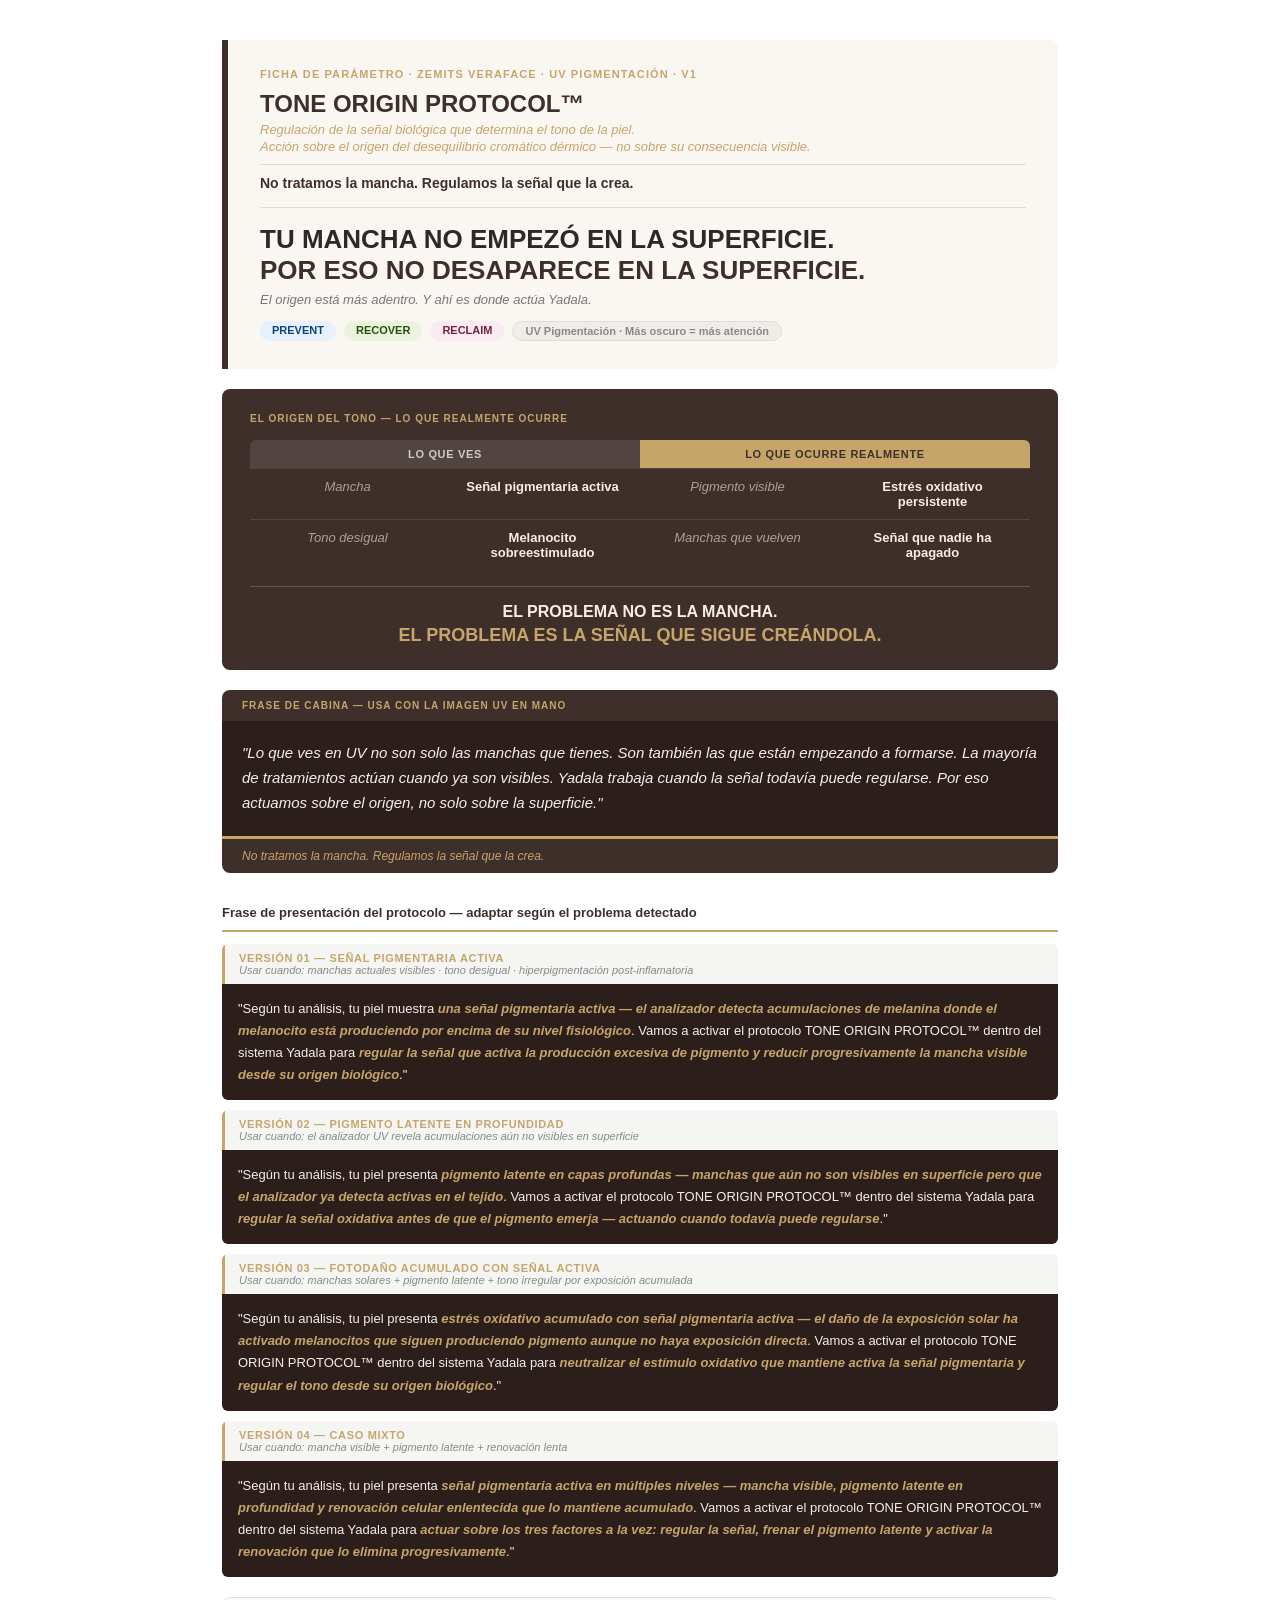
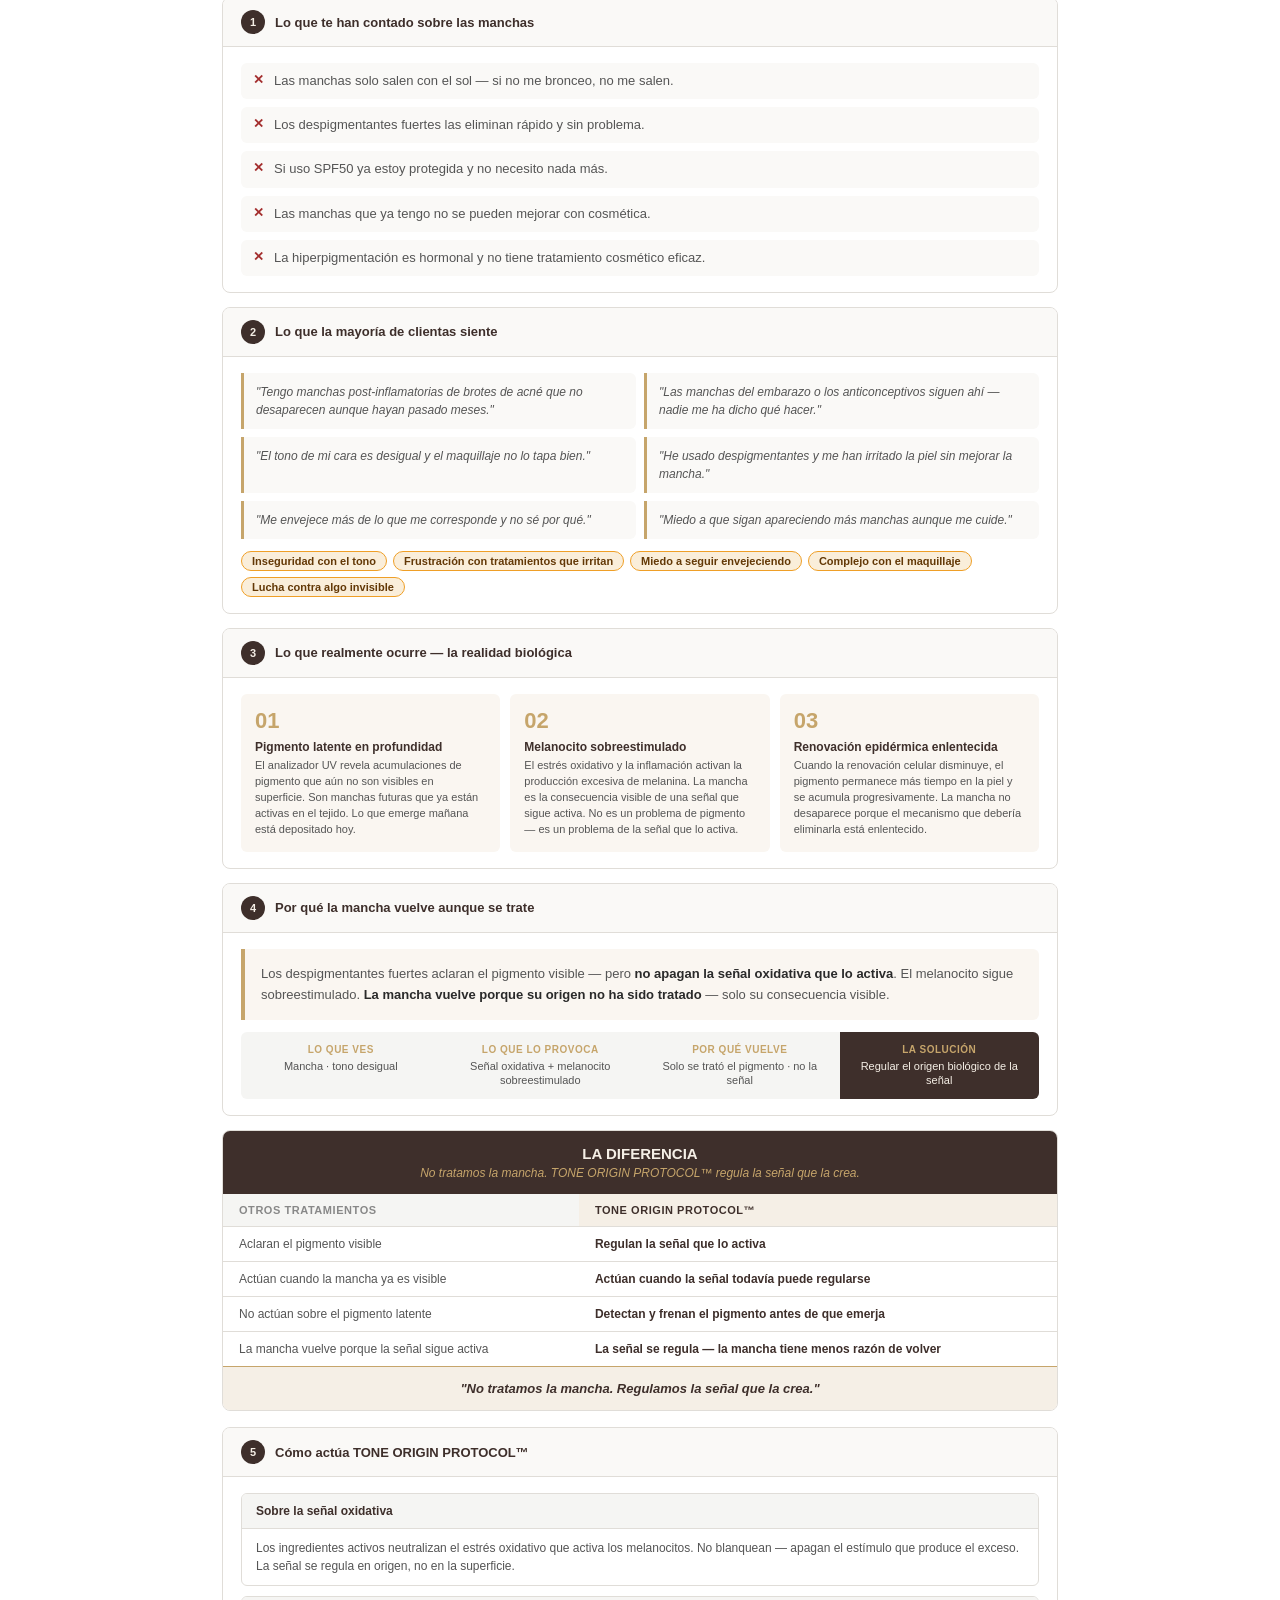
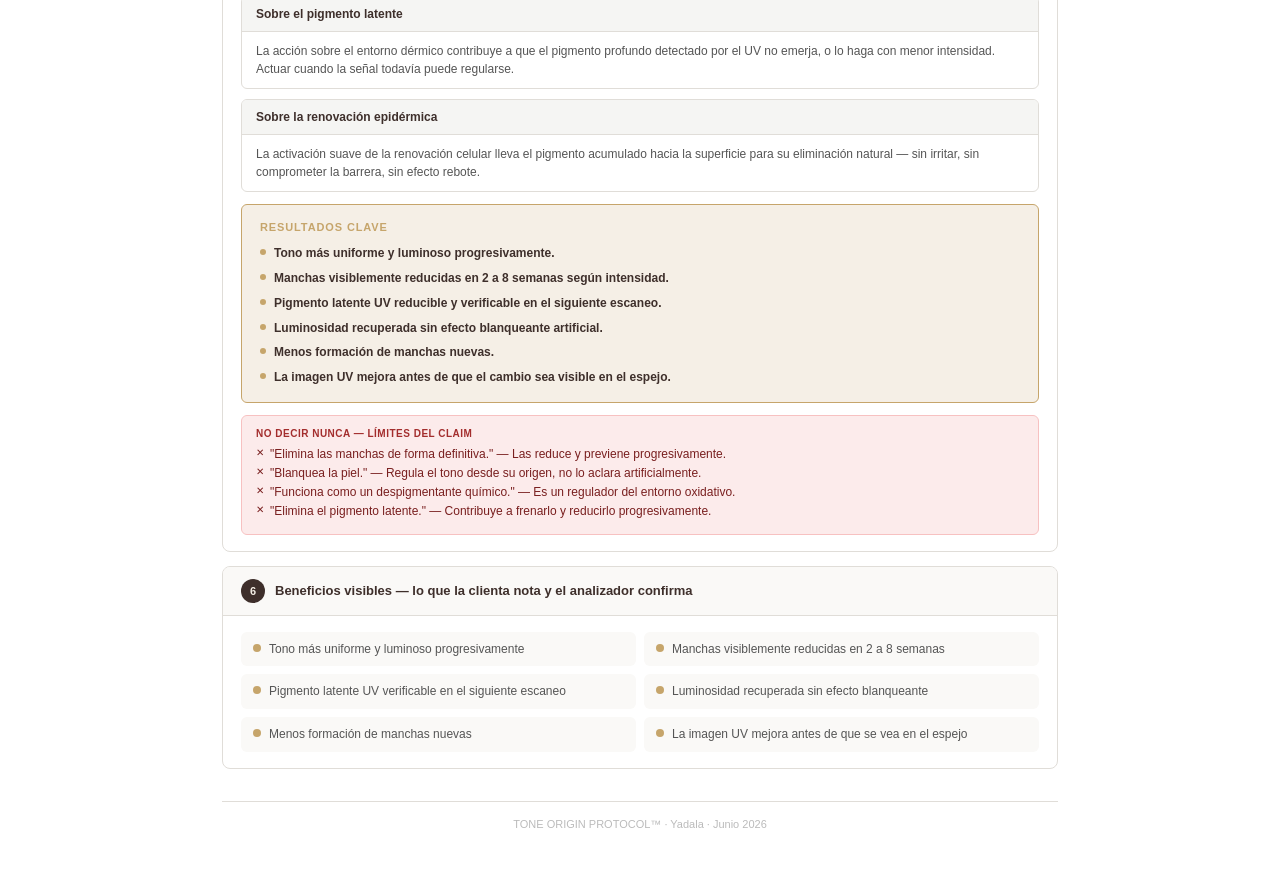
<file: skin-analyzer/fichas-parametros/docx/SA_06_TONE_ORIGIN_PROTOCOL.html>
<!DOCTYPE html>
<html lang="es">
<head>
<meta charset="UTF-8">
<meta name="viewport" content="width=device-width, initial-scale=1.0">
<title>TONE ORIGIN PROTOCOL™ — Yadala</title>
<style>
  :root{--brown:#3E2F2B;--gold:#C6A56B;--cream:#F5EFE6;--cream-light:#FAF6F1;--text:#2A2A2A;--soft:#555;--border:#E0DDD8;--gray:#F5F5F3;--red-bg:#FCEBEB;--red-text:#791F1F;--amber-bg:#FAEEDA;--amber-text:#633806;}
  *{box-sizing:border-box;margin:0;padding:0}
  body{font-family:Arial,sans-serif;font-size:14px;color:var(--text);background:#fff;max-width:900px;margin:0 auto;padding:40px 32px}
  .hero{border-left:6px solid var(--brown);padding:28px 32px;margin-bottom:20px;background:var(--cream-light);border-radius:0 8px 8px 0}
  .hero-tag{font-size:11px;font-weight:bold;letter-spacing:.1em;text-transform:uppercase;color:var(--gold);margin-bottom:10px}
  .product-name{font-size:24px;font-weight:bold;color:var(--brown);margin-bottom:4px}
  .product-sub{font-size:13px;color:var(--gold);font-style:italic;margin-bottom:2px}
  .product-concept{font-size:14px;font-weight:bold;color:var(--brown);margin-top:10px;padding-top:10px;border-top:1px solid var(--border)}
  hr.divider{border:none;border-top:1px solid var(--border);margin:16px 0}
  .hero-title{font-size:26px;font-weight:bold;color:var(--text);line-height:1.2;margin-bottom:6px}
  .hero-title .acc{color:var(--brown)}
  .hero-sub{font-size:13px;color:#777;font-style:italic;margin-bottom:14px}
  .badges{display:flex;gap:8px;flex-wrap:wrap}
  .badge{font-size:11px;font-weight:bold;padding:3px 12px;border-radius:20px}
  .b-prev{background:#E6F1FB;color:#0C447C}.b-rec{background:#EAF3DE;color:#27500A}.b-recl{background:#FBEAF0;color:#72243E}.b-param{background:#f0ede8;color:#888;border:1px solid var(--border)}

  /* SEÑAL BOX — el concepto central de esta ficha */
  .signal-box{background:var(--brown);border-radius:8px;padding:24px 28px;margin-bottom:20px}
  .signal-label{font-size:10px;font-weight:bold;letter-spacing:.1em;text-transform:uppercase;color:var(--gold);margin-bottom:16px}
  .signal-grid{display:grid;grid-template-columns:1fr 1fr;gap:0;border-radius:6px;overflow:hidden;margin-bottom:16px}
  .signal-col-head{padding:8px 16px;font-size:11px;font-weight:bold;text-transform:uppercase;letter-spacing:.06em;text-align:center}
  .signal-col-head.left{background:rgba(255,255,255,.1);color:#ccc}
  .signal-col-head.right{background:var(--gold);color:var(--brown)}
  .signal-row{display:grid;grid-template-columns:1fr 1fr;border-top:1px solid rgba(255,255,255,.1)}
  .signal-cell{padding:10px 16px;font-size:13px;text-align:center}
  .signal-cell.left{color:rgba(245,239,230,.6);font-style:italic}
  .signal-cell.right{color:var(--cream);font-weight:bold}
  .signal-master{text-align:center;padding-top:16px;border-top:1px solid rgba(198,165,107,.3)}
  .signal-master-l1{font-size:16px;font-weight:bold;color:var(--cream);margin-bottom:4px}
  .signal-master-l2{font-size:18px;font-weight:bold;color:var(--gold)}

  .cabina{margin-bottom:20px;border-radius:8px;overflow:hidden}
  .cab-top{background:var(--brown);padding:10px 20px;font-size:10px;font-weight:bold;text-transform:uppercase;letter-spacing:.1em;color:var(--gold)}
  .cab-body{background:#2C1F1B;padding:20px;border-bottom:3px solid var(--gold)}
  .cab-quote{font-size:15px;color:var(--cream);line-height:1.65;font-style:italic}
  .cab-foot{background:var(--brown);padding:10px 20px;font-size:12px;color:var(--gold);font-style:italic}

  .frase-section{margin-bottom:20px}
  .frase-title{font-size:13px;font-weight:bold;color:var(--brown);padding:12px 0 10px;border-bottom:2px solid var(--gold);margin-bottom:12px}
  .frase-card{border-radius:6px;overflow:hidden;margin-bottom:10px}
  .frase-card-top{padding:8px 14px;background:var(--gray);border-left:3px solid var(--gold)}
  .frase-card-version{font-size:11px;font-weight:bold;text-transform:uppercase;letter-spacing:.06em;color:var(--gold)}
  .frase-card-when{font-size:11px;color:#888;font-style:italic}
  .frase-card-body{background:#2C1F1B;padding:14px 16px}
  .frase-static{font-size:13px;color:var(--cream);line-height:1.7}
  .frase-var{font-size:13px;font-weight:bold;color:var(--gold);font-style:italic}

  .block{border:1px solid var(--border);border-radius:8px;margin-bottom:14px;overflow:hidden}
  .block-head{display:flex;align-items:center;gap:10px;padding:12px 18px;border-bottom:1px solid var(--border);background:#faf9f7}
  .block-num{width:24px;height:24px;border-radius:50%;background:var(--brown);color:var(--cream);font-size:11px;font-weight:bold;display:flex;align-items:center;justify-content:center;flex-shrink:0}
  .block-title{font-size:13px;font-weight:bold;color:var(--brown)}
  .block-body{padding:16px 18px}
  .myth-list{display:flex;flex-direction:column;gap:8px}
  .myth-item{display:flex;gap:10px;align-items:flex-start;padding:9px 12px;background:#faf9f7;border-radius:6px}
  .mx{color:#A32D2D;font-weight:bold;font-size:13px;flex-shrink:0}
  .mt{font-size:13px;color:var(--soft);line-height:1.4}
  .voice-grid{display:grid;grid-template-columns:1fr 1fr;gap:8px;margin-bottom:12px}
  .vc{padding:10px 12px;background:#faf9f7;border-left:3px solid var(--gold);border-radius:0 6px 6px 0;font-size:12px;color:var(--soft);font-style:italic;line-height:1.5}
  .emotion-row{display:flex;flex-wrap:wrap;gap:6px}
  .ec{font-size:11px;font-weight:bold;padding:3px 10px;border-radius:20px;background:var(--amber-bg);color:var(--amber-text);border:1px solid #EF9F27}
  .bio-grid{display:grid;grid-template-columns:repeat(3,1fr);gap:10px}
  .bio-card{padding:14px;background:var(--cream-light);border-radius:6px}
  .bio-num{font-size:22px;font-weight:bold;color:var(--gold);margin-bottom:6px}
  .bio-label{font-size:12px;font-weight:bold;color:var(--brown);margin-bottom:4px}
  .bio-desc{font-size:11px;color:var(--soft);line-height:1.45}
  .cycle-box{background:var(--cream-light);border-left:4px solid var(--gold);padding:14px 16px;border-radius:0 6px 6px 0;font-size:13px;color:var(--soft);line-height:1.65;margin-bottom:12px}
  .cycle-box strong{color:var(--text)}
  .flow{display:grid;grid-template-columns:repeat(4,1fr);border-radius:6px;overflow:hidden}
  .flow-step{padding:12px 8px;background:var(--gray);text-align:center}
  .flow-step:last-child{background:var(--brown)}
  .fl{font-size:10px;font-weight:bold;text-transform:uppercase;letter-spacing:.05em;color:var(--gold);margin-bottom:4px}
  .ft{font-size:11px;color:var(--soft);line-height:1.3}
  .flow-step:last-child .ft{color:var(--cream)}
  .dif-box{border:1px solid var(--border);border-radius:8px;overflow:hidden;margin-bottom:16px}
  .dif-head{background:var(--brown);padding:14px 18px;text-align:center}
  .dif-head-title{font-size:15px;font-weight:bold;color:#F5EFE6}
  .dif-head-sub{font-size:12px;color:var(--gold);margin-top:4px;font-style:italic}
  .dif-table{width:100%;border-collapse:collapse}
  .dif-table th{font-size:11px;font-weight:bold;text-transform:uppercase;letter-spacing:.05em;padding:10px 16px;text-align:left}
  .dif-table th:first-child{background:var(--gray);color:#888}
  .dif-table th:last-child{background:var(--cream);color:var(--brown)}
  .dif-table td{font-size:12px;padding:10px 16px;border-top:1px solid var(--border);vertical-align:top}
  .dif-table td:first-child{color:var(--soft)}
  .dif-table td:last-child{color:var(--brown);font-weight:bold}
  .dif-frase{padding:14px 18px;background:var(--cream);text-align:center;border-top:1px solid var(--gold);font-size:13px;color:var(--brown);font-weight:bold;font-style:italic}
  .mech-card{border:1px solid var(--border);border-radius:6px;overflow:hidden;margin-bottom:10px}
  .mech-top{padding:10px 14px;background:var(--gray);font-size:12px;font-weight:bold;color:var(--brown)}
  .mech-body{padding:10px 14px;font-size:12px;color:var(--soft);line-height:1.5;border-top:1px solid var(--border)}
  .resultados-box{background:var(--cream);border:1px solid var(--gold);border-radius:6px;padding:16px 18px;margin-top:12px}
  .resultados-title{font-size:11px;font-weight:bold;text-transform:uppercase;letter-spacing:.08em;color:var(--gold);margin-bottom:12px}
  .r-item{display:flex;gap:8px;align-items:flex-start;margin-bottom:8px}
  .r-item:last-child{margin-bottom:0}
  .r-dot{width:6px;height:6px;border-radius:50%;background:var(--gold);flex-shrink:0;margin-top:4px}
  .r-text{font-size:12px;color:var(--brown);font-weight:bold;line-height:1.4}
  .dont-box{margin-top:12px;padding:12px 14px;border:1px solid #F7C1C1;background:var(--red-bg);border-radius:6px}
  .dont-title{font-size:10px;font-weight:bold;text-transform:uppercase;letter-spacing:.05em;color:#A32D2D;margin-bottom:6px}
  .dont-item{font-size:12px;color:var(--red-text);line-height:1.6;padding-left:14px;position:relative}
  .dont-item::before{content:'✕';position:absolute;left:0;font-size:10px}
  .benefit-grid{display:grid;grid-template-columns:repeat(2,1fr);gap:8px}
  .benefit-item{display:flex;gap:8px;align-items:flex-start;padding:9px 12px;background:#faf9f7;border-radius:6px}
  .bdot{width:8px;height:8px;border-radius:50%;background:var(--gold);flex-shrink:0;margin-top:3px}
  .btext{font-size:12px;color:var(--soft);line-height:1.4}
  .divider{border:none;border-top:1px solid var(--border);margin:20px 0}
  .footer{margin-top:32px;text-align:center;font-size:11px;color:#bbb;padding-top:16px;border-top:1px solid var(--border)}
</style>
</head>
<body>

<!-- HERO -->
<div class="hero">
  <div class="hero-tag">Ficha de parámetro · Zemits VeraFace · UV Pigmentación · v1</div>
  <div class="product-name">TONE ORIGIN PROTOCOL™</div>
  <div class="product-sub">Regulación de la señal biológica que determina el tono de la piel.</div>
  <div class="product-sub">Acción sobre el origen del desequilibrio cromático dérmico — no sobre su consecuencia visible.</div>
  <div class="product-concept">No tratamos la mancha. Regulamos la señal que la crea.</div>
  <hr class="divider">
  <div class="hero-title">TU MANCHA NO EMPEZÓ EN LA SUPERFICIE.<br><span class="acc">POR ESO NO DESAPARECE EN LA SUPERFICIE.</span></div>
  <div class="hero-sub">El origen está más adentro. Y ahí es donde actúa Yadala.</div>
  <div class="badges">
    <span class="badge b-prev">PREVENT</span>
    <span class="badge b-rec">RECOVER</span>
    <span class="badge b-recl">RECLAIM</span>
    <span class="badge b-param">UV Pigmentación · Más oscuro = más atención</span>
  </div>
</div>

<!-- SEÑAL BOX -->
<div class="signal-box">
  <div class="signal-label">El origen del tono — lo que realmente ocurre</div>
  <div class="signal-grid">
    <div class="signal-col-head left">Lo que ves</div>
    <div class="signal-col-head right">Lo que ocurre realmente</div>
    <div class="signal-row">
      <div class="signal-cell left">Mancha</div>
      <div class="signal-cell right">Señal pigmentaria activa</div>
    </div>
    <div class="signal-row">
      <div class="signal-cell left">Pigmento visible</div>
      <div class="signal-cell right">Estrés oxidativo persistente</div>
    </div>
    <div class="signal-row">
      <div class="signal-cell left">Tono desigual</div>
      <div class="signal-cell right">Melanocito sobreestimulado</div>
    </div>
    <div class="signal-row">
      <div class="signal-cell left">Manchas que vuelven</div>
      <div class="signal-cell right">Señal que nadie ha apagado</div>
    </div>
  </div>
  <div class="signal-master">
    <div class="signal-master-l1">EL PROBLEMA NO ES LA MANCHA.</div>
    <div class="signal-master-l2">EL PROBLEMA ES LA SEÑAL QUE SIGUE CREÁNDOLA.</div>
  </div>
</div>

<!-- CABINA -->
<div class="cabina">
  <div class="cab-top">Frase de cabina — usa con la imagen UV en mano</div>
  <div class="cab-body"><div class="cab-quote">"Lo que ves en UV no son solo las manchas que tienes. Son también las que están empezando a formarse. La mayoría de tratamientos actúan cuando ya son visibles. Yadala trabaja cuando la señal todavía puede regularse. Por eso actuamos sobre el origen, no solo sobre la superficie."</div></div>
  <div class="cab-foot">No tratamos la mancha. Regulamos la señal que la crea.</div>
</div>

<!-- FRASES -->
<div class="frase-section">
  <div class="frase-title">Frase de presentación del protocolo — adaptar según el problema detectado</div>

  <div class="frase-card">
    <div class="frase-card-top">
      <div class="frase-card-version">Versión 01 — Señal pigmentaria activa</div>
      <div class="frase-card-when">Usar cuando: manchas actuales visibles · tono desigual · hiperpigmentación post-inflamatoria</div>
    </div>
    <div class="frase-card-body">
      <div class="frase-static">"Según tu análisis, tu piel muestra <span class="frase-var">una señal pigmentaria activa — el analizador detecta acumulaciones de melanina donde el melanocito está produciendo por encima de su nivel fisiológico</span>. Vamos a activar el protocolo TONE ORIGIN PROTOCOL™ dentro del sistema Yadala para <span class="frase-var">regular la señal que activa la producción excesiva de pigmento y reducir progresivamente la mancha visible desde su origen biológico</span>."</div>
    </div>
  </div>

  <div class="frase-card">
    <div class="frase-card-top">
      <div class="frase-card-version">Versión 02 — Pigmento latente en profundidad</div>
      <div class="frase-card-when">Usar cuando: el analizador UV revela acumulaciones aún no visibles en superficie</div>
    </div>
    <div class="frase-card-body">
      <div class="frase-static">"Según tu análisis, tu piel presenta <span class="frase-var">pigmento latente en capas profundas — manchas que aún no son visibles en superficie pero que el analizador ya detecta activas en el tejido</span>. Vamos a activar el protocolo TONE ORIGIN PROTOCOL™ dentro del sistema Yadala para <span class="frase-var">regular la señal oxidativa antes de que el pigmento emerja — actuando cuando todavía puede regularse</span>."</div>
    </div>
  </div>

  <div class="frase-card">
    <div class="frase-card-top">
      <div class="frase-card-version">Versión 03 — Fotodaño acumulado con señal activa</div>
      <div class="frase-card-when">Usar cuando: manchas solares + pigmento latente + tono irregular por exposición acumulada</div>
    </div>
    <div class="frase-card-body">
      <div class="frase-static">"Según tu análisis, tu piel presenta <span class="frase-var">estrés oxidativo acumulado con señal pigmentaria activa — el daño de la exposición solar ha activado melanocitos que siguen produciendo pigmento aunque no haya exposición directa</span>. Vamos a activar el protocolo TONE ORIGIN PROTOCOL™ dentro del sistema Yadala para <span class="frase-var">neutralizar el estímulo oxidativo que mantiene activa la señal pigmentaria y regular el tono desde su origen biológico</span>."</div>
    </div>
  </div>

  <div class="frase-card">
    <div class="frase-card-top">
      <div class="frase-card-version">Versión 04 — Caso mixto</div>
      <div class="frase-card-when">Usar cuando: mancha visible + pigmento latente + renovación lenta</div>
    </div>
    <div class="frase-card-body">
      <div class="frase-static">"Según tu análisis, tu piel presenta <span class="frase-var">señal pigmentaria activa en múltiples niveles — mancha visible, pigmento latente en profundidad y renovación celular enlentecida que lo mantiene acumulado</span>. Vamos a activar el protocolo TONE ORIGIN PROTOCOL™ dentro del sistema Yadala para <span class="frase-var">actuar sobre los tres factores a la vez: regular la señal, frenar el pigmento latente y activar la renovación que lo elimina progresivamente</span>."</div>
    </div>
  </div>
</div>

<!-- 1 -->
<div class="block">
  <div class="block-head"><div class="block-num">1</div><div class="block-title">Lo que te han contado sobre las manchas</div></div>
  <div class="block-body"><div class="myth-list">
    <div class="myth-item"><span class="mx">✕</span><span class="mt">Las manchas solo salen con el sol — si no me bronceo, no me salen.</span></div>
    <div class="myth-item"><span class="mx">✕</span><span class="mt">Los despigmentantes fuertes las eliminan rápido y sin problema.</span></div>
    <div class="myth-item"><span class="mx">✕</span><span class="mt">Si uso SPF50 ya estoy protegida y no necesito nada más.</span></div>
    <div class="myth-item"><span class="mx">✕</span><span class="mt">Las manchas que ya tengo no se pueden mejorar con cosmética.</span></div>
    <div class="myth-item"><span class="mx">✕</span><span class="mt">La hiperpigmentación es hormonal y no tiene tratamiento cosmético eficaz.</span></div>
  </div></div>
</div>

<!-- 2 -->
<div class="block">
  <div class="block-head"><div class="block-num">2</div><div class="block-title">Lo que la mayoría de clientas siente</div></div>
  <div class="block-body">
    <div class="voice-grid">
      <div class="vc">"Tengo manchas post-inflamatorias de brotes de acné que no desaparecen aunque hayan pasado meses."</div>
      <div class="vc">"Las manchas del embarazo o los anticonceptivos siguen ahí — nadie me ha dicho qué hacer."</div>
      <div class="vc">"El tono de mi cara es desigual y el maquillaje no lo tapa bien."</div>
      <div class="vc">"He usado despigmentantes y me han irritado la piel sin mejorar la mancha."</div>
      <div class="vc">"Me envejece más de lo que me corresponde y no sé por qué."</div>
      <div class="vc">"Miedo a que sigan apareciendo más manchas aunque me cuide."</div>
    </div>
    <div class="emotion-row">
      <span class="ec">Inseguridad con el tono</span><span class="ec">Frustración con tratamientos que irritan</span><span class="ec">Miedo a seguir envejeciendo</span><span class="ec">Complejo con el maquillaje</span><span class="ec">Lucha contra algo invisible</span>
    </div>
  </div>
</div>

<!-- 3 -->
<div class="block">
  <div class="block-head"><div class="block-num">3</div><div class="block-title">Lo que realmente ocurre — la realidad biológica</div></div>
  <div class="block-body"><div class="bio-grid">
    <div class="bio-card">
      <div class="bio-num">01</div>
      <div class="bio-label">Pigmento latente en profundidad</div>
      <div class="bio-desc">El analizador UV revela acumulaciones de pigmento que aún no son visibles en superficie. Son manchas futuras que ya están activas en el tejido. Lo que emerge mañana está depositado hoy.</div>
    </div>
    <div class="bio-card">
      <div class="bio-num">02</div>
      <div class="bio-label">Melanocito sobreestimulado</div>
      <div class="bio-desc">El estrés oxidativo y la inflamación activan la producción excesiva de melanina. La mancha es la consecuencia visible de una señal que sigue activa. No es un problema de pigmento — es un problema de la señal que lo activa.</div>
    </div>
    <div class="bio-card">
      <div class="bio-num">03</div>
      <div class="bio-label">Renovación epidérmica enlentecida</div>
      <div class="bio-desc">Cuando la renovación celular disminuye, el pigmento permanece más tiempo en la piel y se acumula progresivamente. La mancha no desaparece porque el mecanismo que debería eliminarla está enlentecido.</div>
    </div>
  </div></div>
</div>

<!-- 4 -->
<div class="block">
  <div class="block-head"><div class="block-num">4</div><div class="block-title">Por qué la mancha vuelve aunque se trate</div></div>
  <div class="block-body">
    <div class="cycle-box">Los despigmentantes fuertes aclaran el pigmento visible — pero <strong>no apagan la señal oxidativa que lo activa</strong>. El melanocito sigue sobreestimulado. <strong>La mancha vuelve porque su origen no ha sido tratado</strong> — solo su consecuencia visible.</div>
    <div class="flow">
      <div class="flow-step"><div class="fl">Lo que ves</div><div class="ft">Mancha · tono desigual</div></div>
      <div class="flow-step"><div class="fl">Lo que lo provoca</div><div class="ft">Señal oxidativa + melanocito sobreestimulado</div></div>
      <div class="flow-step"><div class="fl">Por qué vuelve</div><div class="ft">Solo se trató el pigmento · no la señal</div></div>
      <div class="flow-step"><div class="fl">La solución</div><div class="ft">Regular el origen biológico de la señal</div></div>
    </div>
  </div>
</div>

<!-- DIFERENCIA -->
<div class="dif-box">
  <div class="dif-head"><div class="dif-head-title">LA DIFERENCIA</div><div class="dif-head-sub">No tratamos la mancha. TONE ORIGIN PROTOCOL™ regula la señal que la crea.</div></div>
  <table class="dif-table">
    <thead><tr><th>Otros tratamientos</th><th>TONE ORIGIN PROTOCOL™</th></tr></thead>
    <tbody>
      <tr><td>Aclaran el pigmento visible</td><td>Regulan la señal que lo activa</td></tr>
      <tr><td>Actúan cuando la mancha ya es visible</td><td>Actúan cuando la señal todavía puede regularse</td></tr>
      <tr><td>No actúan sobre el pigmento latente</td><td>Detectan y frenan el pigmento antes de que emerja</td></tr>
      <tr><td>La mancha vuelve porque la señal sigue activa</td><td>La señal se regula — la mancha tiene menos razón de volver</td></tr>
    </tbody>
  </table>
  <div class="dif-frase">"No tratamos la mancha. Regulamos la señal que la crea."</div>
</div>

<!-- 5 -->
<div class="block">
  <div class="block-head"><div class="block-num">5</div><div class="block-title">Cómo actúa TONE ORIGIN PROTOCOL™</div></div>
  <div class="block-body">
    <div class="mech-card"><div class="mech-top">Sobre la señal oxidativa</div><div class="mech-body">Los ingredientes activos neutralizan el estrés oxidativo que activa los melanocitos. No blanquean — apagan el estímulo que produce el exceso. La señal se regula en origen, no en la superficie.</div></div>
    <div class="mech-card"><div class="mech-top">Sobre el pigmento latente</div><div class="mech-body">La acción sobre el entorno dérmico contribuye a que el pigmento profundo detectado por el UV no emerja, o lo haga con menor intensidad. Actuar cuando la señal todavía puede regularse.</div></div>
    <div class="mech-card"><div class="mech-top">Sobre la renovación epidérmica</div><div class="mech-body">La activación suave de la renovación celular lleva el pigmento acumulado hacia la superficie para su eliminación natural — sin irritar, sin comprometer la barrera, sin efecto rebote.</div></div>
    <div class="resultados-box">
      <div class="resultados-title">Resultados clave</div>
      <div class="r-item"><div class="r-dot"></div><div class="r-text">Tono más uniforme y luminoso progresivamente.</div></div>
      <div class="r-item"><div class="r-dot"></div><div class="r-text">Manchas visiblemente reducidas en 2 a 8 semanas según intensidad.</div></div>
      <div class="r-item"><div class="r-dot"></div><div class="r-text">Pigmento latente UV reducible y verificable en el siguiente escaneo.</div></div>
      <div class="r-item"><div class="r-dot"></div><div class="r-text">Luminosidad recuperada sin efecto blanqueante artificial.</div></div>
      <div class="r-item"><div class="r-dot"></div><div class="r-text">Menos formación de manchas nuevas.</div></div>
      <div class="r-item"><div class="r-dot"></div><div class="r-text">La imagen UV mejora antes de que el cambio sea visible en el espejo.</div></div>
    </div>
    <div class="dont-box">
      <div class="dont-title">No decir nunca — límites del claim</div>
      <div class="dont-item">"Elimina las manchas de forma definitiva." — Las reduce y previene progresivamente.</div>
      <div class="dont-item">"Blanquea la piel." — Regula el tono desde su origen, no lo aclara artificialmente.</div>
      <div class="dont-item">"Funciona como un despigmentante químico." — Es un regulador del entorno oxidativo.</div>
      <div class="dont-item">"Elimina el pigmento latente." — Contribuye a frenarlo y reducirlo progresivamente.</div>
    </div>
  </div>
</div>

<!-- 6 -->
<div class="block">
  <div class="block-head"><div class="block-num">6</div><div class="block-title">Beneficios visibles — lo que la clienta nota y el analizador confirma</div></div>
  <div class="block-body"><div class="benefit-grid">
    <div class="benefit-item"><div class="bdot"></div><div class="btext">Tono más uniforme y luminoso progresivamente</div></div>
    <div class="benefit-item"><div class="bdot"></div><div class="btext">Manchas visiblemente reducidas en 2 a 8 semanas</div></div>
    <div class="benefit-item"><div class="bdot"></div><div class="btext">Pigmento latente UV verificable en el siguiente escaneo</div></div>
    <div class="benefit-item"><div class="bdot"></div><div class="btext">Luminosidad recuperada sin efecto blanqueante</div></div>
    <div class="benefit-item"><div class="bdot"></div><div class="btext">Menos formación de manchas nuevas</div></div>
    <div class="benefit-item"><div class="bdot"></div><div class="btext">La imagen UV mejora antes de que se vea en el espejo</div></div>
  </div></div>
</div>

<div class="footer">TONE ORIGIN PROTOCOL™ · Yadala · Junio 2026</div>
</body>
</html>
</file>
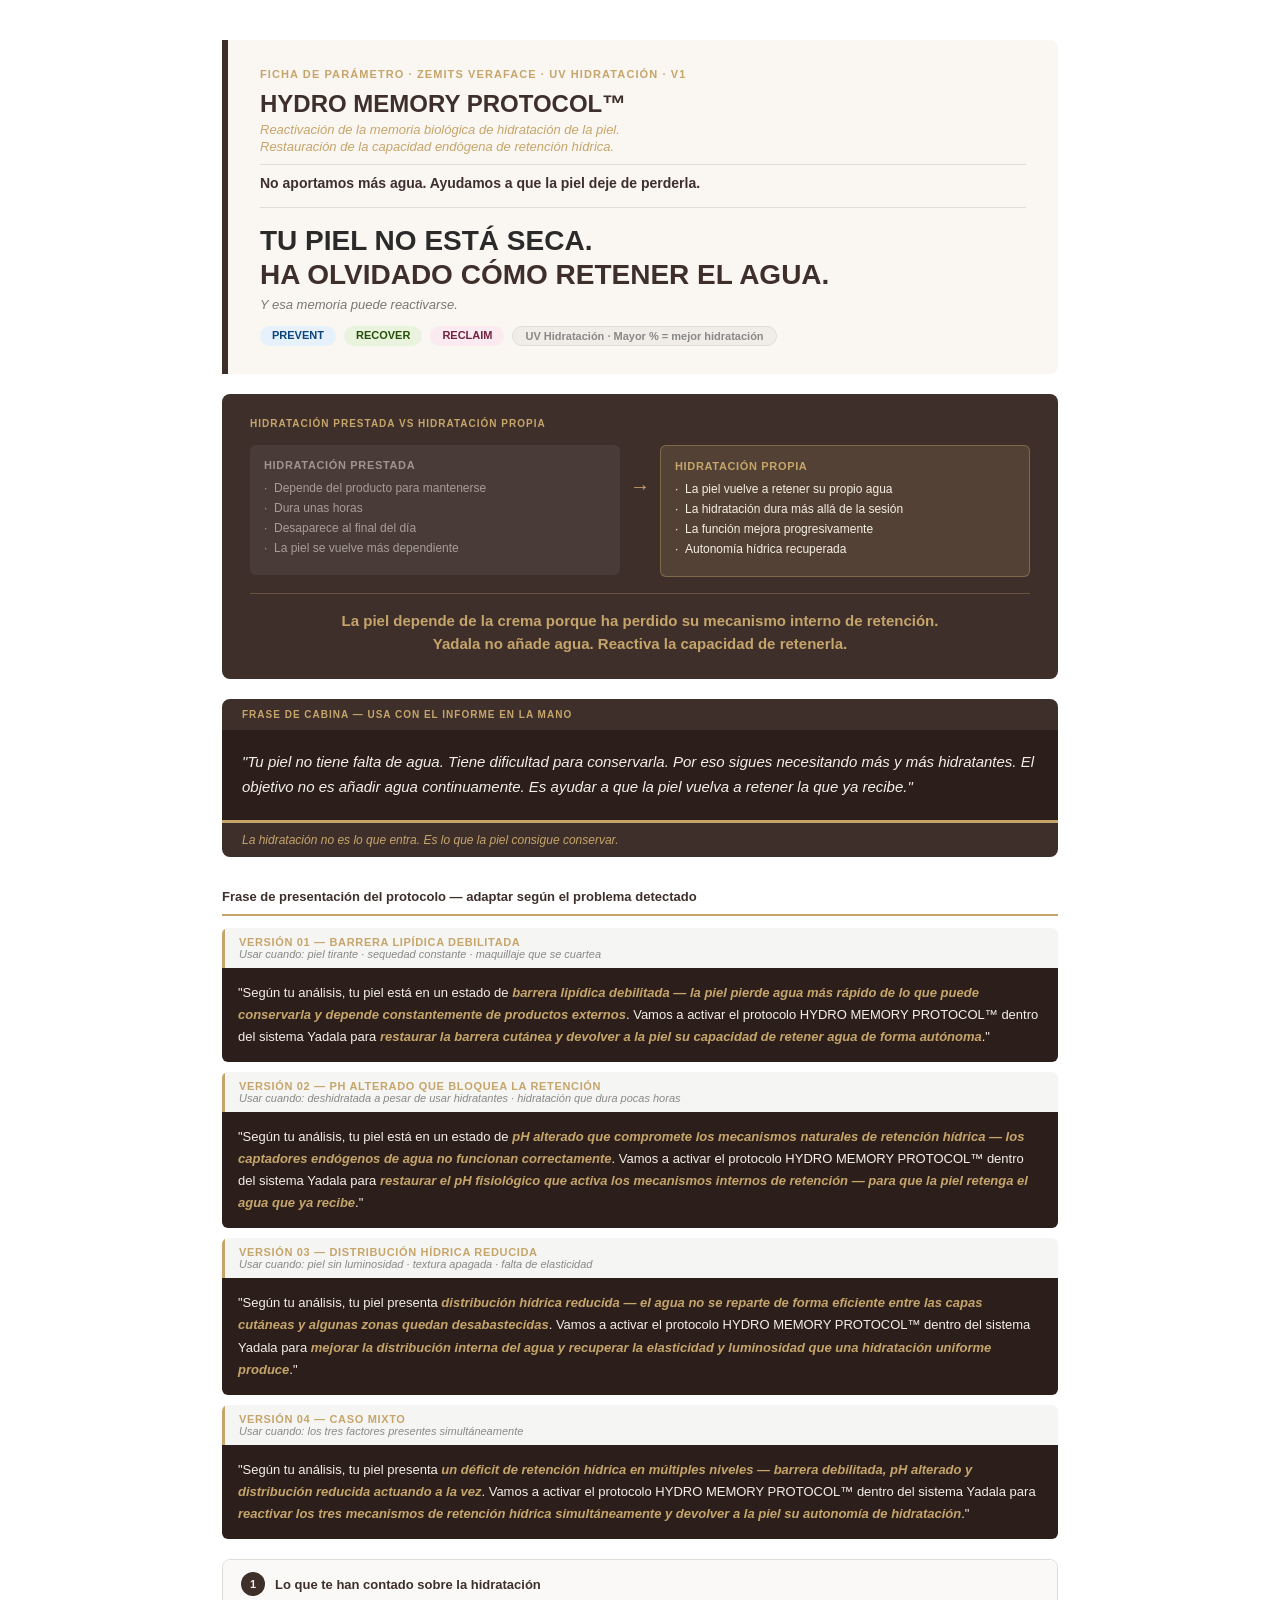
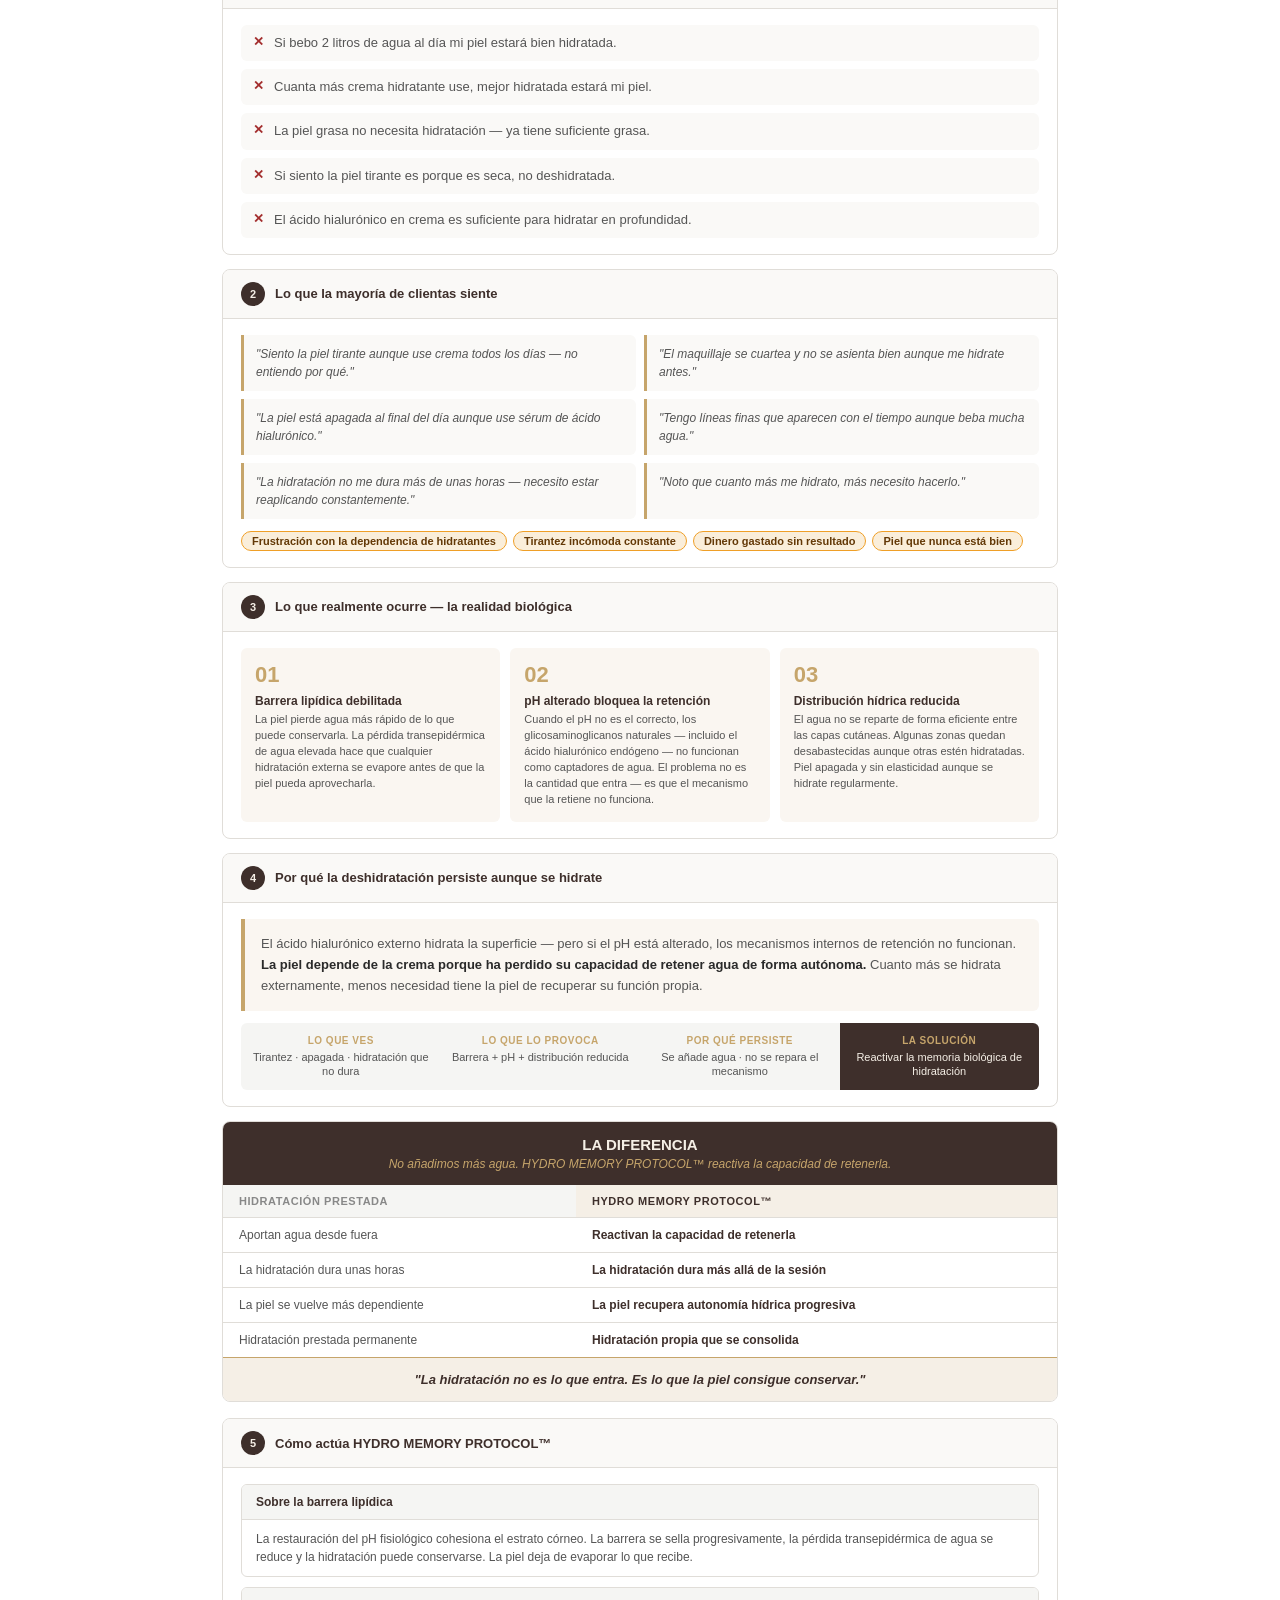
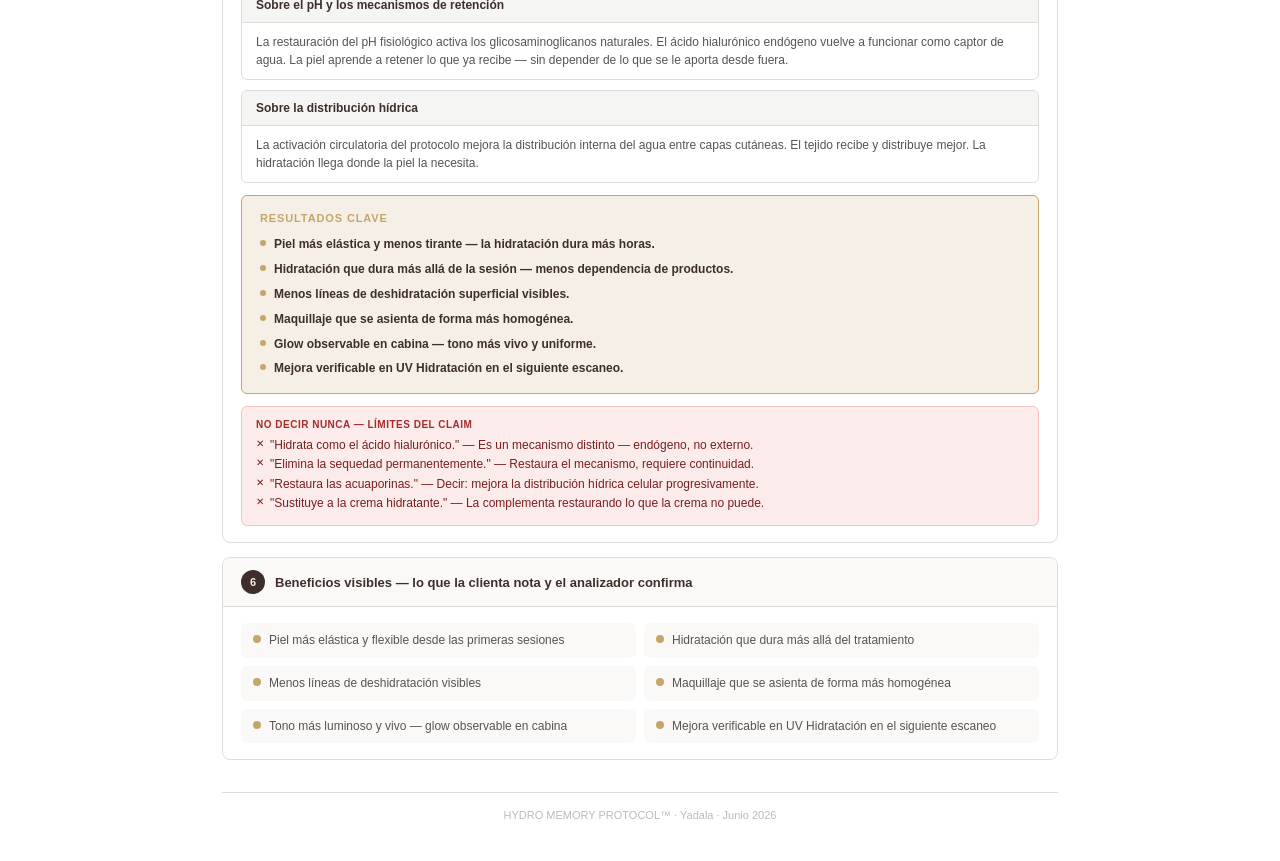
<file: skin-analyzer/fichas-parametros/docx/SA_07_HYDRO_MEMORY_PROTOCOL.html>
<!DOCTYPE html>
<html lang="es">
<head>
<meta charset="UTF-8">
<meta name="viewport" content="width=device-width, initial-scale=1.0">
<title>HYDRO MEMORY PROTOCOL™ — Yadala</title>
<style>
  :root{--brown:#3E2F2B;--gold:#C6A56B;--cream:#F5EFE6;--cream-light:#FAF6F1;--text:#2A2A2A;--soft:#555;--border:#E0DDD8;--gray:#F5F5F3;--red-bg:#FCEBEB;--red-text:#791F1F;--amber-bg:#FAEEDA;--amber-text:#633806;}
  *{box-sizing:border-box;margin:0;padding:0}
  body{font-family:Arial,sans-serif;font-size:14px;color:var(--text);background:#fff;max-width:900px;margin:0 auto;padding:40px 32px}
  .hero{border-left:6px solid var(--brown);padding:28px 32px;margin-bottom:20px;background:var(--cream-light);border-radius:0 8px 8px 0}
  .hero-tag{font-size:11px;font-weight:bold;letter-spacing:.1em;text-transform:uppercase;color:var(--gold);margin-bottom:10px}
  .product-name{font-size:24px;font-weight:bold;color:var(--brown);margin-bottom:4px}
  .product-sub{font-size:13px;color:var(--gold);font-style:italic;margin-bottom:2px}
  .product-concept{font-size:14px;font-weight:bold;color:var(--brown);margin-top:10px;padding-top:10px;border-top:1px solid var(--border)}
  hr.divider{border:none;border-top:1px solid var(--border);margin:16px 0}
  .hero-title{font-size:28px;font-weight:bold;color:var(--text);line-height:1.2;margin-bottom:6px}
  .hero-title .acc{color:var(--brown)}
  .hero-sub{font-size:13px;color:#777;font-style:italic;margin-bottom:14px}
  .badges{display:flex;gap:8px;flex-wrap:wrap}
  .badge{font-size:11px;font-weight:bold;padding:3px 12px;border-radius:20px}
  .b-prev{background:#E6F1FB;color:#0C447C}.b-rec{background:#EAF3DE;color:#27500A}.b-recl{background:#FBEAF0;color:#72243E}.b-param{background:#f0ede8;color:#888;border:1px solid var(--border)}

  /* HYDRO CONTRAST BOX */
  .hydro-box{background:var(--brown);border-radius:8px;padding:24px 28px;margin-bottom:20px}
  .hydro-label{font-size:10px;font-weight:bold;letter-spacing:.1em;text-transform:uppercase;color:var(--gold);margin-bottom:16px}
  .hydro-grid{display:grid;grid-template-columns:1fr 40px 1fr;gap:0;align-items:start;margin-bottom:16px}
  .hydro-col{background:rgba(255,255,255,.06);border-radius:6px;padding:14px}
  .hydro-col.right{background:rgba(198,165,107,.15);border:1px solid rgba(198,165,107,.4)}
  .hydro-col-title{font-size:11px;font-weight:bold;text-transform:uppercase;letter-spacing:.06em;margin-bottom:10px}
  .hydro-col.left .hydro-col-title{color:rgba(245,239,230,.5)}
  .hydro-col.right .hydro-col-title{color:var(--gold)}
  .hydro-item{font-size:12px;margin-bottom:6px;padding-left:10px;position:relative}
  .hydro-item::before{content:'·';position:absolute;left:0}
  .hydro-col.left .hydro-item{color:rgba(245,239,230,.55)}
  .hydro-col.right .hydro-item{color:var(--cream)}
  .hydro-arrow{display:flex;align-items:center;justify-content:center;font-size:20px;color:var(--gold);padding-top:30px}
  .hydro-master{text-align:center;padding-top:16px;border-top:1px solid rgba(198,165,107,.3)}
  .hydro-master-text{font-size:15px;font-weight:bold;color:var(--gold);line-height:1.5}

  .cabina{margin-bottom:20px;border-radius:8px;overflow:hidden}
  .cab-top{background:var(--brown);padding:10px 20px;font-size:10px;font-weight:bold;text-transform:uppercase;letter-spacing:.1em;color:var(--gold)}
  .cab-body{background:#2C1F1B;padding:20px;border-bottom:3px solid var(--gold)}
  .cab-quote{font-size:15px;color:var(--cream);line-height:1.65;font-style:italic}
  .cab-foot{background:var(--brown);padding:10px 20px;font-size:12px;color:var(--gold);font-style:italic}

  .frase-section{margin-bottom:20px}
  .frase-title{font-size:13px;font-weight:bold;color:var(--brown);padding:12px 0 10px;border-bottom:2px solid var(--gold);margin-bottom:12px}
  .frase-card{border-radius:6px;overflow:hidden;margin-bottom:10px}
  .frase-card-top{padding:8px 14px;background:var(--gray);border-left:3px solid var(--gold)}
  .frase-card-version{font-size:11px;font-weight:bold;text-transform:uppercase;letter-spacing:.06em;color:var(--gold)}
  .frase-card-when{font-size:11px;color:#888;font-style:italic}
  .frase-card-body{background:#2C1F1B;padding:14px 16px}
  .frase-static{font-size:13px;color:var(--cream);line-height:1.7}
  .frase-var{font-size:13px;font-weight:bold;color:var(--gold);font-style:italic}

  .block{border:1px solid var(--border);border-radius:8px;margin-bottom:14px;overflow:hidden}
  .block-head{display:flex;align-items:center;gap:10px;padding:12px 18px;border-bottom:1px solid var(--border);background:#faf9f7}
  .block-num{width:24px;height:24px;border-radius:50%;background:var(--brown);color:var(--cream);font-size:11px;font-weight:bold;display:flex;align-items:center;justify-content:center;flex-shrink:0}
  .block-title{font-size:13px;font-weight:bold;color:var(--brown)}
  .block-body{padding:16px 18px}
  .myth-list{display:flex;flex-direction:column;gap:8px}
  .myth-item{display:flex;gap:10px;align-items:flex-start;padding:9px 12px;background:#faf9f7;border-radius:6px}
  .mx{color:#A32D2D;font-weight:bold;font-size:13px;flex-shrink:0}
  .mt{font-size:13px;color:var(--soft);line-height:1.4}
  .voice-grid{display:grid;grid-template-columns:1fr 1fr;gap:8px;margin-bottom:12px}
  .vc{padding:10px 12px;background:#faf9f7;border-left:3px solid var(--gold);border-radius:0 6px 6px 0;font-size:12px;color:var(--soft);font-style:italic;line-height:1.5}
  .emotion-row{display:flex;flex-wrap:wrap;gap:6px}
  .ec{font-size:11px;font-weight:bold;padding:3px 10px;border-radius:20px;background:var(--amber-bg);color:var(--amber-text);border:1px solid #EF9F27}
  .bio-grid{display:grid;grid-template-columns:repeat(3,1fr);gap:10px}
  .bio-card{padding:14px;background:var(--cream-light);border-radius:6px}
  .bio-num{font-size:22px;font-weight:bold;color:var(--gold);margin-bottom:6px}
  .bio-label{font-size:12px;font-weight:bold;color:var(--brown);margin-bottom:4px}
  .bio-desc{font-size:11px;color:var(--soft);line-height:1.45}
  .cycle-box{background:var(--cream-light);border-left:4px solid var(--gold);padding:14px 16px;border-radius:0 6px 6px 0;font-size:13px;color:var(--soft);line-height:1.65;margin-bottom:12px}
  .cycle-box strong{color:var(--text)}
  .flow{display:grid;grid-template-columns:repeat(4,1fr);border-radius:6px;overflow:hidden}
  .flow-step{padding:12px 8px;background:var(--gray);text-align:center}
  .flow-step:last-child{background:var(--brown)}
  .fl{font-size:10px;font-weight:bold;text-transform:uppercase;letter-spacing:.05em;color:var(--gold);margin-bottom:4px}
  .ft{font-size:11px;color:var(--soft);line-height:1.3}
  .flow-step:last-child .ft{color:var(--cream)}
  .dif-box{border:1px solid var(--border);border-radius:8px;overflow:hidden;margin-bottom:16px}
  .dif-head{background:var(--brown);padding:14px 18px;text-align:center}
  .dif-head-title{font-size:15px;font-weight:bold;color:#F5EFE6}
  .dif-head-sub{font-size:12px;color:var(--gold);margin-top:4px;font-style:italic}
  .dif-table{width:100%;border-collapse:collapse}
  .dif-table th{font-size:11px;font-weight:bold;text-transform:uppercase;letter-spacing:.05em;padding:10px 16px;text-align:left}
  .dif-table th:first-child{background:var(--gray);color:#888}
  .dif-table th:last-child{background:var(--cream);color:var(--brown)}
  .dif-table td{font-size:12px;padding:10px 16px;border-top:1px solid var(--border);vertical-align:top}
  .dif-table td:first-child{color:var(--soft)}
  .dif-table td:last-child{color:var(--brown);font-weight:bold}
  .dif-frase{padding:14px 18px;background:var(--cream);text-align:center;border-top:1px solid var(--gold);font-size:13px;color:var(--brown);font-weight:bold;font-style:italic}
  .mech-card{border:1px solid var(--border);border-radius:6px;overflow:hidden;margin-bottom:10px}
  .mech-top{padding:10px 14px;background:var(--gray);font-size:12px;font-weight:bold;color:var(--brown)}
  .mech-body{padding:10px 14px;font-size:12px;color:var(--soft);line-height:1.5;border-top:1px solid var(--border)}
  .resultados-box{background:var(--cream);border:1px solid var(--gold);border-radius:6px;padding:16px 18px;margin-top:12px}
  .resultados-title{font-size:11px;font-weight:bold;text-transform:uppercase;letter-spacing:.08em;color:var(--gold);margin-bottom:12px}
  .r-item{display:flex;gap:8px;align-items:flex-start;margin-bottom:8px}
  .r-item:last-child{margin-bottom:0}
  .r-dot{width:6px;height:6px;border-radius:50%;background:var(--gold);flex-shrink:0;margin-top:4px}
  .r-text{font-size:12px;color:var(--brown);font-weight:bold;line-height:1.4}
  .dont-box{margin-top:12px;padding:12px 14px;border:1px solid #F7C1C1;background:var(--red-bg);border-radius:6px}
  .dont-title{font-size:10px;font-weight:bold;text-transform:uppercase;letter-spacing:.05em;color:#A32D2D;margin-bottom:6px}
  .dont-item{font-size:12px;color:var(--red-text);line-height:1.6;padding-left:14px;position:relative}
  .dont-item::before{content:'✕';position:absolute;left:0;font-size:10px}
  .benefit-grid{display:grid;grid-template-columns:repeat(2,1fr);gap:8px}
  .benefit-item{display:flex;gap:8px;align-items:flex-start;padding:9px 12px;background:#faf9f7;border-radius:6px}
  .bdot{width:8px;height:8px;border-radius:50%;background:var(--gold);flex-shrink:0;margin-top:3px}
  .btext{font-size:12px;color:var(--soft);line-height:1.4}
  .divider{border:none;border-top:1px solid var(--border);margin:20px 0}
  .footer{margin-top:32px;text-align:center;font-size:11px;color:#bbb;padding-top:16px;border-top:1px solid var(--border)}
</style>
</head>
<body>

<div class="hero">
  <div class="hero-tag">Ficha de parámetro · Zemits VeraFace · UV Hidratación · v1</div>
  <div class="product-name">HYDRO MEMORY PROTOCOL™</div>
  <div class="product-sub">Reactivación de la memoria biológica de hidratación de la piel.</div>
  <div class="product-sub">Restauración de la capacidad endógena de retención hídrica.</div>
  <div class="product-concept">No aportamos más agua. Ayudamos a que la piel deje de perderla.</div>
  <hr class="divider">
  <div class="hero-title">TU PIEL NO ESTÁ SECA.<br><span class="acc">HA OLVIDADO CÓMO RETENER EL AGUA.</span></div>
  <div class="hero-sub">Y esa memoria puede reactivarse.</div>
  <div class="badges">
    <span class="badge b-prev">PREVENT</span>
    <span class="badge b-rec">RECOVER</span>
    <span class="badge b-recl">RECLAIM</span>
    <span class="badge b-param">UV Hidratación · Mayor % = mejor hidratación</span>
  </div>
</div>

<!-- HYDRO CONTRAST -->
<div class="hydro-box">
  <div class="hydro-label">Hidratación prestada vs hidratación propia</div>
  <div class="hydro-grid">
    <div class="hydro-col left">
      <div class="hydro-col-title">Hidratación prestada</div>
      <div class="hydro-item">Depende del producto para mantenerse</div>
      <div class="hydro-item">Dura unas horas</div>
      <div class="hydro-item">Desaparece al final del día</div>
      <div class="hydro-item">La piel se vuelve más dependiente</div>
    </div>
    <div class="hydro-arrow">→</div>
    <div class="hydro-col right">
      <div class="hydro-col-title">Hidratación propia</div>
      <div class="hydro-item">La piel vuelve a retener su propio agua</div>
      <div class="hydro-item">La hidratación dura más allá de la sesión</div>
      <div class="hydro-item">La función mejora progresivamente</div>
      <div class="hydro-item">Autonomía hídrica recuperada</div>
    </div>
  </div>
  <div class="hydro-master">
    <div class="hydro-master-text">La piel depende de la crema porque ha perdido su mecanismo interno de retención.<br>Yadala no añade agua. Reactiva la capacidad de retenerla.</div>
  </div>
</div>

<!-- CABINA -->
<div class="cabina">
  <div class="cab-top">Frase de cabina — usa con el informe en la mano</div>
  <div class="cab-body"><div class="cab-quote">"Tu piel no tiene falta de agua. Tiene dificultad para conservarla. Por eso sigues necesitando más y más hidratantes. El objetivo no es añadir agua continuamente. Es ayudar a que la piel vuelva a retener la que ya recibe."</div></div>
  <div class="cab-foot">La hidratación no es lo que entra. Es lo que la piel consigue conservar.</div>
</div>

<!-- FRASES -->
<div class="frase-section">
  <div class="frase-title">Frase de presentación del protocolo — adaptar según el problema detectado</div>
  <div class="frase-card">
    <div class="frase-card-top">
      <div class="frase-card-version">Versión 01 — Barrera lipídica debilitada</div>
      <div class="frase-card-when">Usar cuando: piel tirante · sequedad constante · maquillaje que se cuartea</div>
    </div>
    <div class="frase-card-body">
      <div class="frase-static">"Según tu análisis, tu piel está en un estado de <span class="frase-var">barrera lipídica debilitada — la piel pierde agua más rápido de lo que puede conservarla y depende constantemente de productos externos</span>. Vamos a activar el protocolo HYDRO MEMORY PROTOCOL™ dentro del sistema Yadala para <span class="frase-var">restaurar la barrera cutánea y devolver a la piel su capacidad de retener agua de forma autónoma</span>."</div>
    </div>
  </div>
  <div class="frase-card">
    <div class="frase-card-top">
      <div class="frase-card-version">Versión 02 — pH alterado que bloquea la retención</div>
      <div class="frase-card-when">Usar cuando: deshidratada a pesar de usar hidratantes · hidratación que dura pocas horas</div>
    </div>
    <div class="frase-card-body">
      <div class="frase-static">"Según tu análisis, tu piel está en un estado de <span class="frase-var">pH alterado que compromete los mecanismos naturales de retención hídrica — los captadores endógenos de agua no funcionan correctamente</span>. Vamos a activar el protocolo HYDRO MEMORY PROTOCOL™ dentro del sistema Yadala para <span class="frase-var">restaurar el pH fisiológico que activa los mecanismos internos de retención — para que la piel retenga el agua que ya recibe</span>."</div>
    </div>
  </div>
  <div class="frase-card">
    <div class="frase-card-top">
      <div class="frase-card-version">Versión 03 — Distribución hídrica reducida</div>
      <div class="frase-card-when">Usar cuando: piel sin luminosidad · textura apagada · falta de elasticidad</div>
    </div>
    <div class="frase-card-body">
      <div class="frase-static">"Según tu análisis, tu piel presenta <span class="frase-var">distribución hídrica reducida — el agua no se reparte de forma eficiente entre las capas cutáneas y algunas zonas quedan desabastecidas</span>. Vamos a activar el protocolo HYDRO MEMORY PROTOCOL™ dentro del sistema Yadala para <span class="frase-var">mejorar la distribución interna del agua y recuperar la elasticidad y luminosidad que una hidratación uniforme produce</span>."</div>
    </div>
  </div>
  <div class="frase-card">
    <div class="frase-card-top">
      <div class="frase-card-version">Versión 04 — Caso mixto</div>
      <div class="frase-card-when">Usar cuando: los tres factores presentes simultáneamente</div>
    </div>
    <div class="frase-card-body">
      <div class="frase-static">"Según tu análisis, tu piel presenta <span class="frase-var">un déficit de retención hídrica en múltiples niveles — barrera debilitada, pH alterado y distribución reducida actuando a la vez</span>. Vamos a activar el protocolo HYDRO MEMORY PROTOCOL™ dentro del sistema Yadala para <span class="frase-var">reactivar los tres mecanismos de retención hídrica simultáneamente y devolver a la piel su autonomía de hidratación</span>."</div>
    </div>
  </div>
</div>

<!-- 1 -->
<div class="block">
  <div class="block-head"><div class="block-num">1</div><div class="block-title">Lo que te han contado sobre la hidratación</div></div>
  <div class="block-body"><div class="myth-list">
    <div class="myth-item"><span class="mx">✕</span><span class="mt">Si bebo 2 litros de agua al día mi piel estará bien hidratada.</span></div>
    <div class="myth-item"><span class="mx">✕</span><span class="mt">Cuanta más crema hidratante use, mejor hidratada estará mi piel.</span></div>
    <div class="myth-item"><span class="mx">✕</span><span class="mt">La piel grasa no necesita hidratación — ya tiene suficiente grasa.</span></div>
    <div class="myth-item"><span class="mx">✕</span><span class="mt">Si siento la piel tirante es porque es seca, no deshidratada.</span></div>
    <div class="myth-item"><span class="mx">✕</span><span class="mt">El ácido hialurónico en crema es suficiente para hidratar en profundidad.</span></div>
  </div></div>
</div>

<!-- 2 -->
<div class="block">
  <div class="block-head"><div class="block-num">2</div><div class="block-title">Lo que la mayoría de clientas siente</div></div>
  <div class="block-body">
    <div class="voice-grid">
      <div class="vc">"Siento la piel tirante aunque use crema todos los días — no entiendo por qué."</div>
      <div class="vc">"El maquillaje se cuartea y no se asienta bien aunque me hidrate antes."</div>
      <div class="vc">"La piel está apagada al final del día aunque use sérum de ácido hialurónico."</div>
      <div class="vc">"Tengo líneas finas que aparecen con el tiempo aunque beba mucha agua."</div>
      <div class="vc">"La hidratación no me dura más de unas horas — necesito estar reaplicando constantemente."</div>
      <div class="vc">"Noto que cuanto más me hidrato, más necesito hacerlo."</div>
    </div>
    <div class="emotion-row">
      <span class="ec">Frustración con la dependencia de hidratantes</span><span class="ec">Tirantez incómoda constante</span><span class="ec">Dinero gastado sin resultado</span><span class="ec">Piel que nunca está bien</span>
    </div>
  </div>
</div>

<!-- 3 -->
<div class="block">
  <div class="block-head"><div class="block-num">3</div><div class="block-title">Lo que realmente ocurre — la realidad biológica</div></div>
  <div class="block-body"><div class="bio-grid">
    <div class="bio-card"><div class="bio-num">01</div><div class="bio-label">Barrera lipídica debilitada</div><div class="bio-desc">La piel pierde agua más rápido de lo que puede conservarla. La pérdida transepidérmica de agua elevada hace que cualquier hidratación externa se evapore antes de que la piel pueda aprovecharla.</div></div>
    <div class="bio-card"><div class="bio-num">02</div><div class="bio-label">pH alterado bloquea la retención</div><div class="bio-desc">Cuando el pH no es el correcto, los glicosaminoglicanos naturales — incluido el ácido hialurónico endógeno — no funcionan como captadores de agua. El problema no es la cantidad que entra — es que el mecanismo que la retiene no funciona.</div></div>
    <div class="bio-card"><div class="bio-num">03</div><div class="bio-label">Distribución hídrica reducida</div><div class="bio-desc">El agua no se reparte de forma eficiente entre las capas cutáneas. Algunas zonas quedan desabastecidas aunque otras estén hidratadas. Piel apagada y sin elasticidad aunque se hidrate regularmente.</div></div>
  </div></div>
</div>

<!-- 4 -->
<div class="block">
  <div class="block-head"><div class="block-num">4</div><div class="block-title">Por qué la deshidratación persiste aunque se hidrate</div></div>
  <div class="block-body">
    <div class="cycle-box">El ácido hialurónico externo hidrata la superficie — pero si el pH está alterado, los mecanismos internos de retención no funcionan. <strong>La piel depende de la crema porque ha perdido su capacidad de retener agua de forma autónoma.</strong> Cuanto más se hidrata externamente, menos necesidad tiene la piel de recuperar su función propia.</div>
    <div class="flow">
      <div class="flow-step"><div class="fl">Lo que ves</div><div class="ft">Tirantez · apagada · hidratación que no dura</div></div>
      <div class="flow-step"><div class="fl">Lo que lo provoca</div><div class="ft">Barrera + pH + distribución reducida</div></div>
      <div class="flow-step"><div class="fl">Por qué persiste</div><div class="ft">Se añade agua · no se repara el mecanismo</div></div>
      <div class="flow-step"><div class="fl">La solución</div><div class="ft">Reactivar la memoria biológica de hidratación</div></div>
    </div>
  </div>
</div>

<!-- DIFERENCIA -->
<div class="dif-box">
  <div class="dif-head"><div class="dif-head-title">LA DIFERENCIA</div><div class="dif-head-sub">No añadimos más agua. HYDRO MEMORY PROTOCOL™ reactiva la capacidad de retenerla.</div></div>
  <table class="dif-table">
    <thead><tr><th>Hidratación prestada</th><th>HYDRO MEMORY PROTOCOL™</th></tr></thead>
    <tbody>
      <tr><td>Aportan agua desde fuera</td><td>Reactivan la capacidad de retenerla</td></tr>
      <tr><td>La hidratación dura unas horas</td><td>La hidratación dura más allá de la sesión</td></tr>
      <tr><td>La piel se vuelve más dependiente</td><td>La piel recupera autonomía hídrica progresiva</td></tr>
      <tr><td>Hidratación prestada permanente</td><td>Hidratación propia que se consolida</td></tr>
    </tbody>
  </table>
  <div class="dif-frase">"La hidratación no es lo que entra. Es lo que la piel consigue conservar."</div>
</div>

<!-- 5 -->
<div class="block">
  <div class="block-head"><div class="block-num">5</div><div class="block-title">Cómo actúa HYDRO MEMORY PROTOCOL™</div></div>
  <div class="block-body">
    <div class="mech-card"><div class="mech-top">Sobre la barrera lipídica</div><div class="mech-body">La restauración del pH fisiológico cohesiona el estrato córneo. La barrera se sella progresivamente, la pérdida transepidérmica de agua se reduce y la hidratación puede conservarse. La piel deja de evaporar lo que recibe.</div></div>
    <div class="mech-card"><div class="mech-top">Sobre el pH y los mecanismos de retención</div><div class="mech-body">La restauración del pH fisiológico activa los glicosaminoglicanos naturales. El ácido hialurónico endógeno vuelve a funcionar como captor de agua. La piel aprende a retener lo que ya recibe — sin depender de lo que se le aporta desde fuera.</div></div>
    <div class="mech-card"><div class="mech-top">Sobre la distribución hídrica</div><div class="mech-body">La activación circulatoria del protocolo mejora la distribución interna del agua entre capas cutáneas. El tejido recibe y distribuye mejor. La hidratación llega donde la piel la necesita.</div></div>
    <div class="resultados-box">
      <div class="resultados-title">Resultados clave</div>
      <div class="r-item"><div class="r-dot"></div><div class="r-text">Piel más elástica y menos tirante — la hidratación dura más horas.</div></div>
      <div class="r-item"><div class="r-dot"></div><div class="r-text">Hidratación que dura más allá de la sesión — menos dependencia de productos.</div></div>
      <div class="r-item"><div class="r-dot"></div><div class="r-text">Menos líneas de deshidratación superficial visibles.</div></div>
      <div class="r-item"><div class="r-dot"></div><div class="r-text">Maquillaje que se asienta de forma más homogénea.</div></div>
      <div class="r-item"><div class="r-dot"></div><div class="r-text">Glow observable en cabina — tono más vivo y uniforme.</div></div>
      <div class="r-item"><div class="r-dot"></div><div class="r-text">Mejora verificable en UV Hidratación en el siguiente escaneo.</div></div>
    </div>
    <div class="dont-box">
      <div class="dont-title">No decir nunca — límites del claim</div>
      <div class="dont-item">"Hidrata como el ácido hialurónico." — Es un mecanismo distinto — endógeno, no externo.</div>
      <div class="dont-item">"Elimina la sequedad permanentemente." — Restaura el mecanismo, requiere continuidad.</div>
      <div class="dont-item">"Restaura las acuaporinas." — Decir: mejora la distribución hídrica celular progresivamente.</div>
      <div class="dont-item">"Sustituye a la crema hidratante." — La complementa restaurando lo que la crema no puede.</div>
    </div>
  </div>
</div>

<!-- 6 -->
<div class="block">
  <div class="block-head"><div class="block-num">6</div><div class="block-title">Beneficios visibles — lo que la clienta nota y el analizador confirma</div></div>
  <div class="block-body"><div class="benefit-grid">
    <div class="benefit-item"><div class="bdot"></div><div class="btext">Piel más elástica y flexible desde las primeras sesiones</div></div>
    <div class="benefit-item"><div class="bdot"></div><div class="btext">Hidratación que dura más allá del tratamiento</div></div>
    <div class="benefit-item"><div class="bdot"></div><div class="btext">Menos líneas de deshidratación visibles</div></div>
    <div class="benefit-item"><div class="bdot"></div><div class="btext">Maquillaje que se asienta de forma más homogénea</div></div>
    <div class="benefit-item"><div class="bdot"></div><div class="btext">Tono más luminoso y vivo — glow observable en cabina</div></div>
    <div class="benefit-item"><div class="bdot"></div><div class="btext">Mejora verificable en UV Hidratación en el siguiente escaneo</div></div>
  </div></div>
</div>

<div class="footer">HYDRO MEMORY PROTOCOL™ · Yadala · Junio 2026</div>
</body>
</html>
</file>
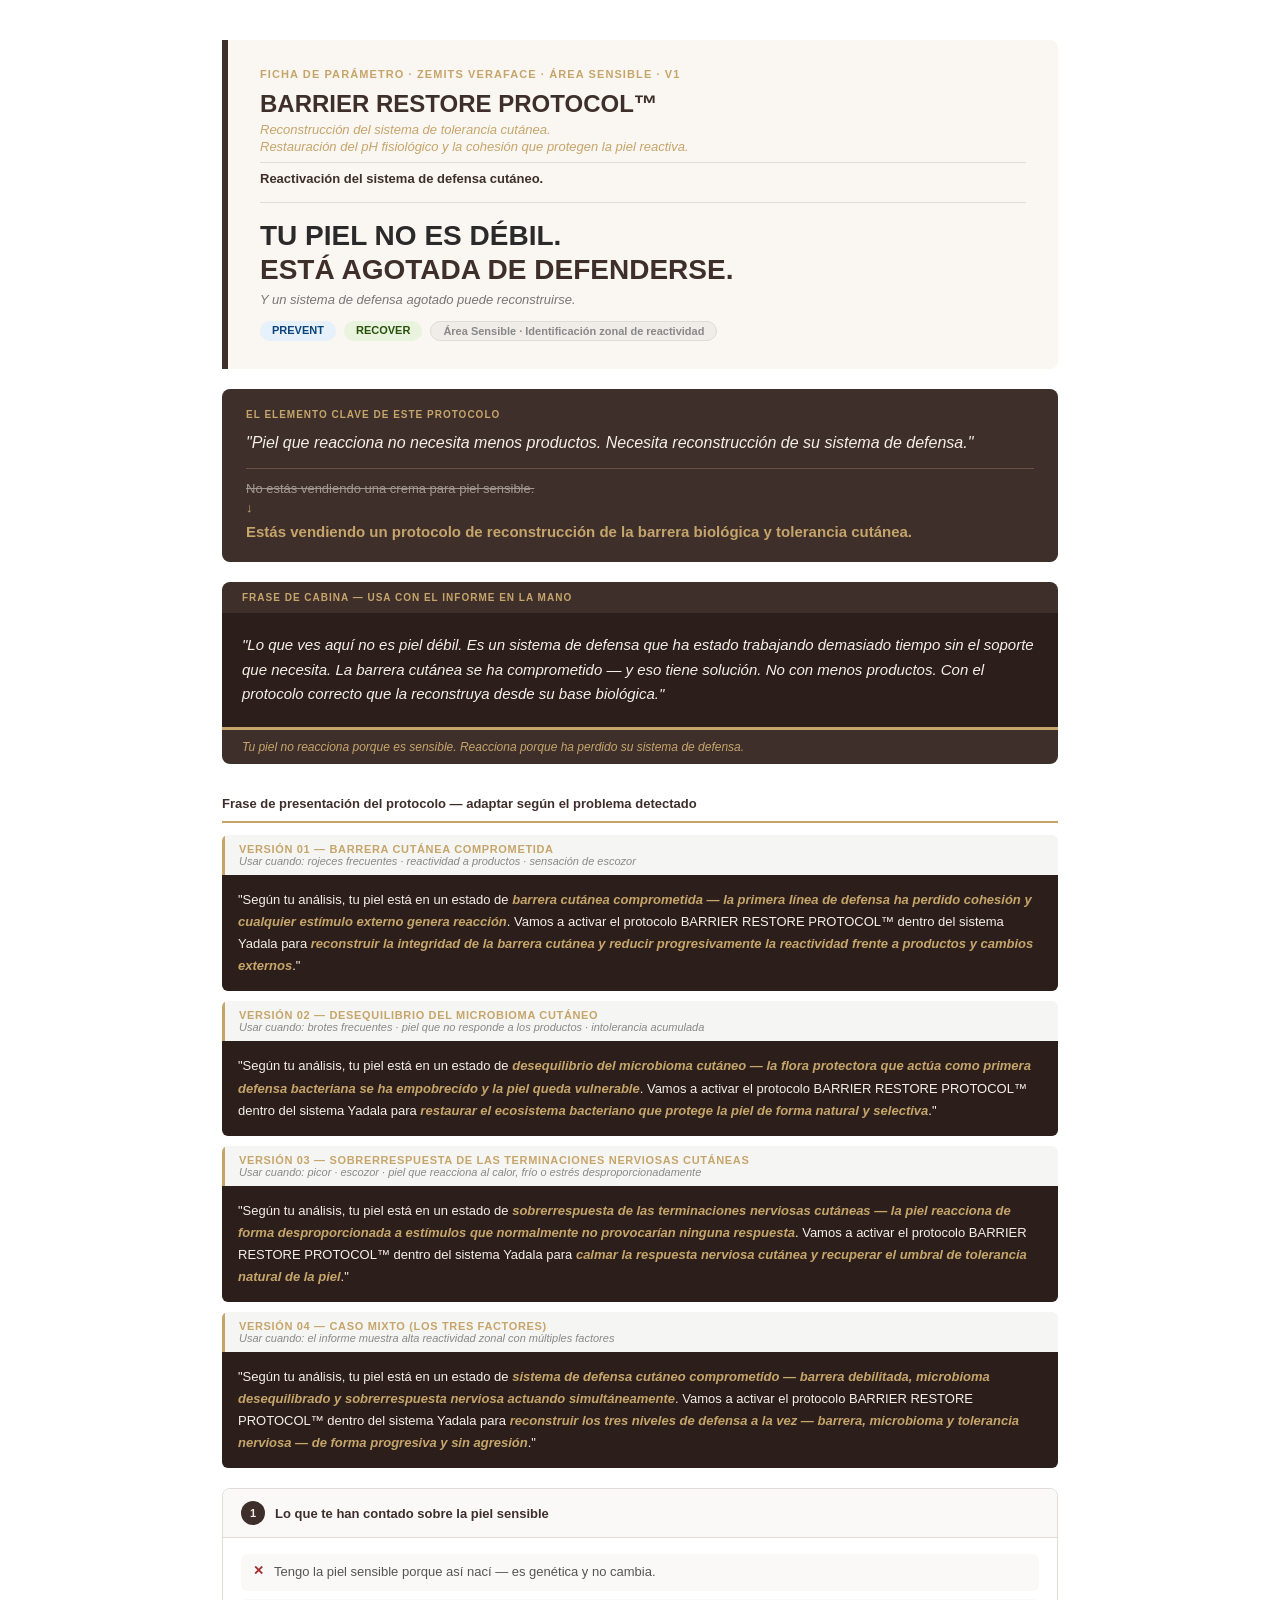
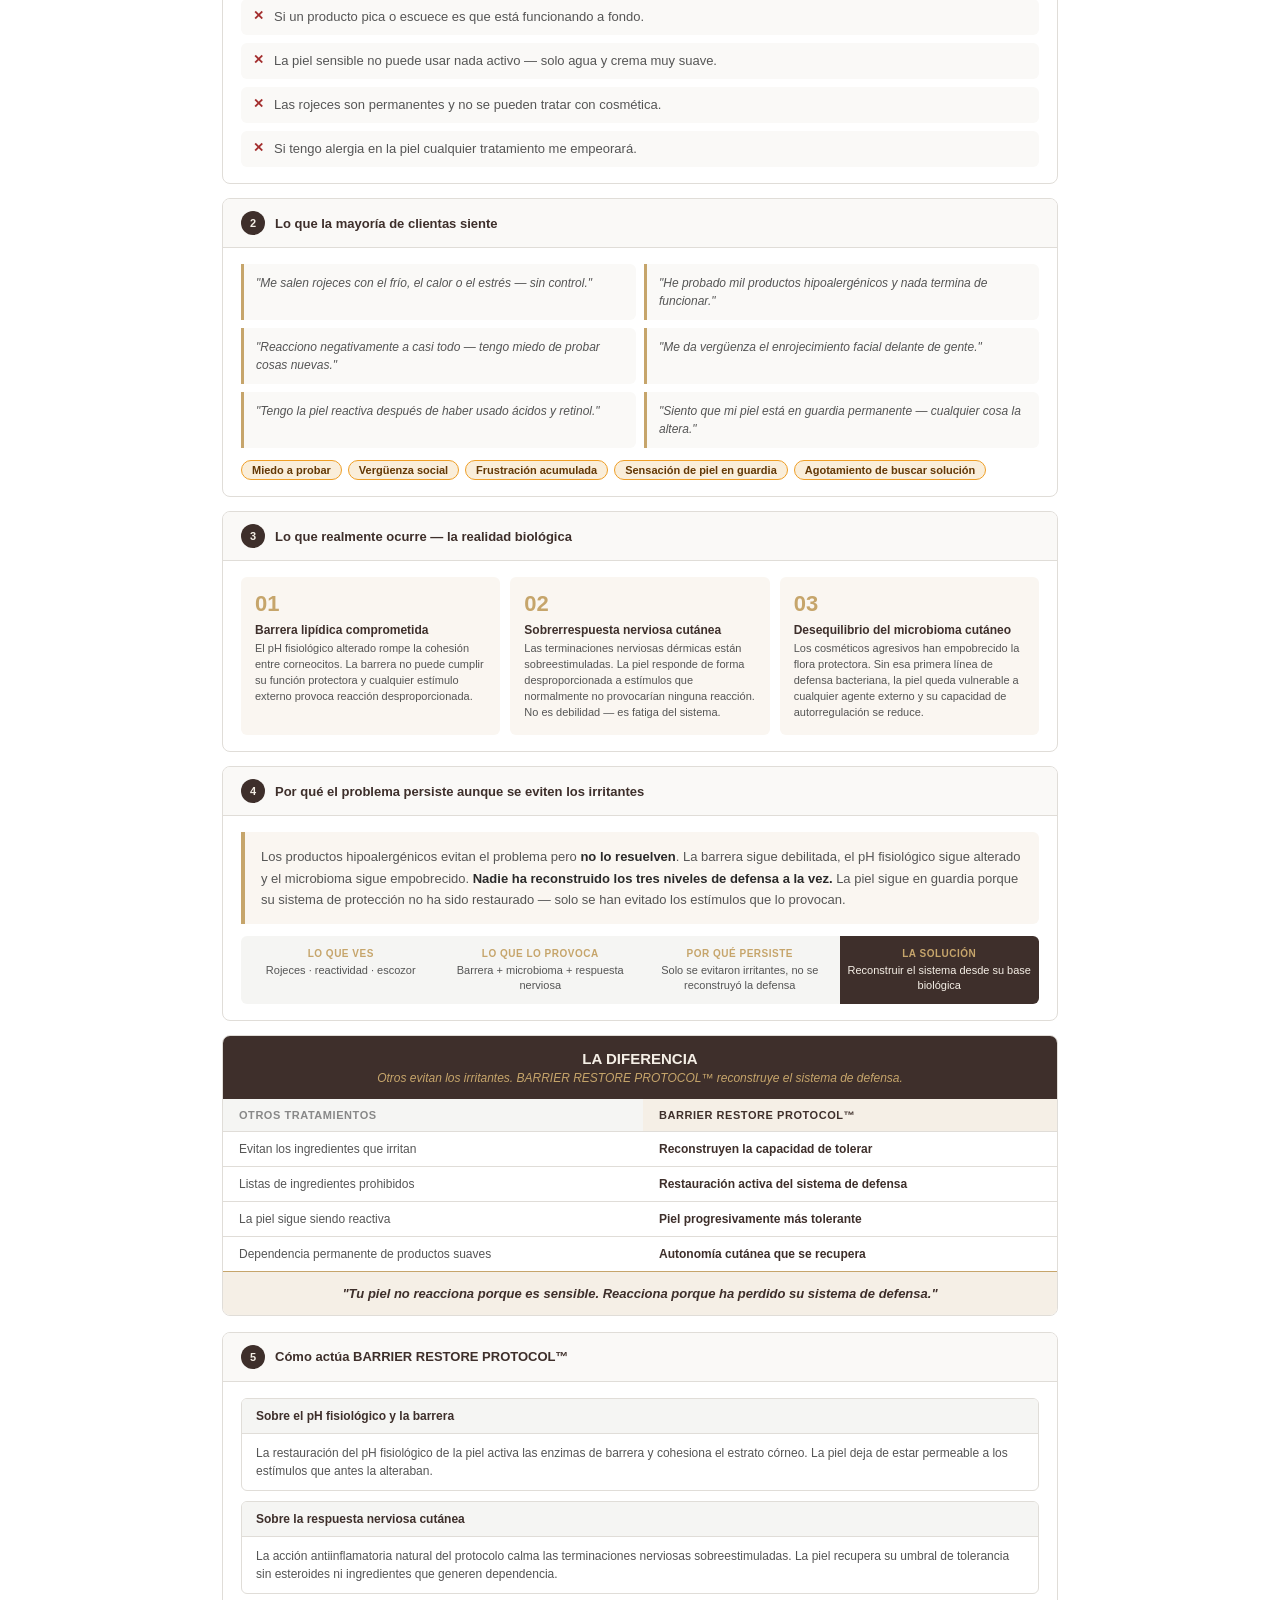
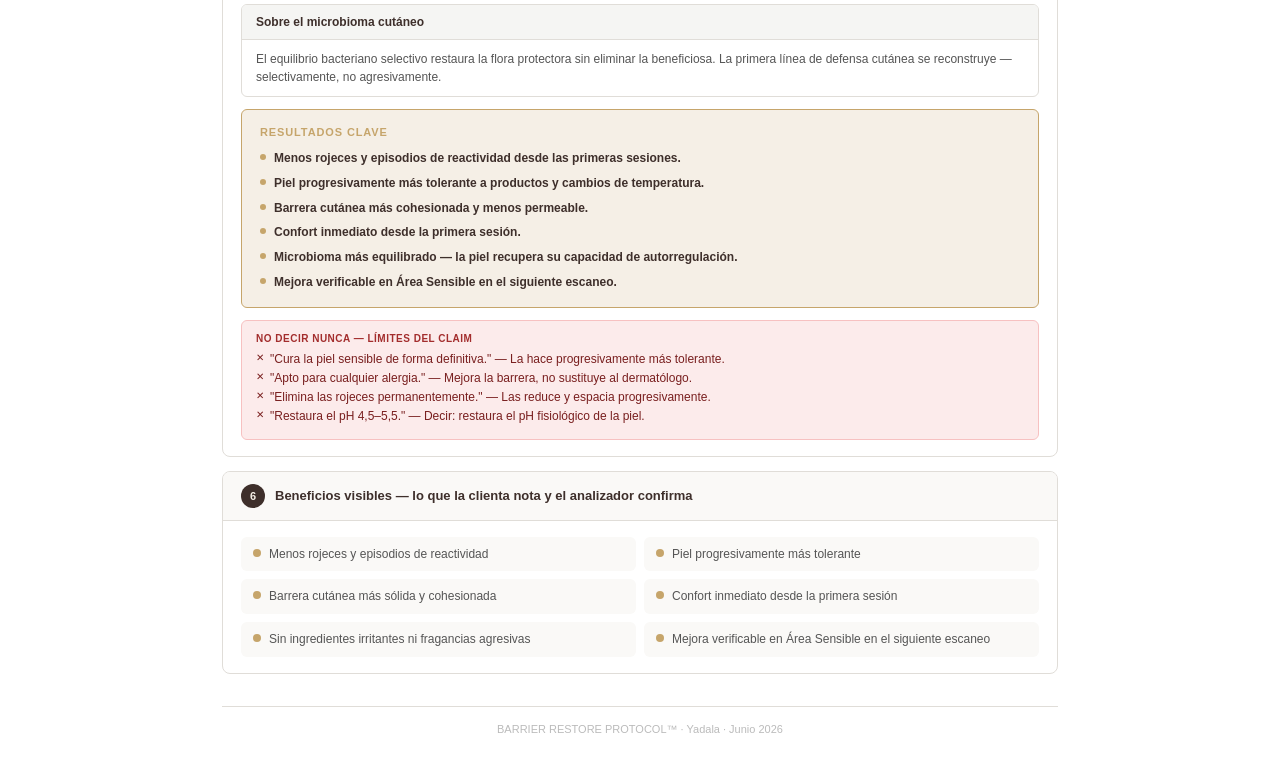
<file: skin-analyzer/fichas-parametros/docx/SA_08_BARRIER_RESTORE_PROTOCOL.html>
<!DOCTYPE html>
<html lang="es">
<head>
<meta charset="UTF-8">
<meta name="viewport" content="width=device-width, initial-scale=1.0">
<title>BARRIER RESTORE PROTOCOL™ — Yadala</title>
<style>
  :root{--brown:#3E2F2B;--gold:#C6A56B;--cream:#F5EFE6;--cream-light:#FAF6F1;--text:#2A2A2A;--soft:#555;--border:#E0DDD8;--gray:#F5F5F3;--red-bg:#FCEBEB;--red-text:#791F1F;--amber-bg:#FAEEDA;--amber-text:#633806;}
  *{box-sizing:border-box;margin:0;padding:0}
  body{font-family:Arial,sans-serif;font-size:14px;color:var(--text);background:#fff;max-width:900px;margin:0 auto;padding:40px 32px}

  .hero{border-left:6px solid var(--brown);padding:28px 32px;margin-bottom:20px;background:var(--cream-light);border-radius:0 8px 8px 0}
  .hero-tag{font-size:11px;font-weight:bold;letter-spacing:.1em;text-transform:uppercase;color:var(--gold);margin-bottom:10px}
  .product-name{font-size:24px;font-weight:bold;color:var(--brown);margin-bottom:4px}
  .product-sub{font-size:13px;color:var(--gold);font-style:italic;margin-bottom:2px}
  .product-concept{font-size:13px;font-weight:bold;color:var(--brown);margin-top:8px;padding-top:8px;border-top:1px solid var(--border)}
  hr.divider{border:none;border-top:1px solid var(--border);margin:16px 0}
  .hero-title{font-size:28px;font-weight:bold;color:var(--text);line-height:1.2;margin-bottom:6px}
  .hero-title .acc{color:var(--brown)}
  .hero-sub{font-size:13px;color:#777;font-style:italic;margin-bottom:14px}
  .badges{display:flex;gap:8px;flex-wrap:wrap}
  .badge{font-size:11px;font-weight:bold;padding:3px 12px;border-radius:20px}
  .b-prev{background:#E6F1FB;color:#0C447C}.b-rec{background:#EAF3DE;color:#27500A}.b-param{background:#f0ede8;color:#888;border:1px solid var(--border)}

  /* INSIGHT EMOCIONAL — el elemento que faltaba */
  .insight-box{background:var(--brown);border-radius:8px;padding:20px 24px;margin-bottom:20px}
  .insight-label{font-size:10px;font-weight:bold;letter-spacing:.1em;text-transform:uppercase;color:var(--gold);margin-bottom:10px}
  .insight-quote{font-size:16px;color:var(--cream);font-style:italic;line-height:1.6;margin-bottom:12px}
  .insight-divider{border:none;border-top:1px solid rgba(198,165,107,.3);margin:12px 0}
  .pos-old{font-size:13px;color:var(--cream);opacity:.55;text-decoration:line-through;margin-bottom:4px}
  .pos-arrow{font-size:13px;color:var(--gold);margin-bottom:6px}
  .pos-new{font-size:15px;font-weight:bold;color:var(--gold);line-height:1.4}

  .cabina{margin-bottom:20px;border-radius:8px;overflow:hidden}
  .cab-top{background:var(--brown);padding:10px 20px;font-size:10px;font-weight:bold;text-transform:uppercase;letter-spacing:.1em;color:var(--gold)}
  .cab-body{background:#2C1F1B;padding:20px;border-bottom:3px solid var(--gold)}
  .cab-quote{font-size:15px;color:var(--cream);line-height:1.65;font-style:italic}
  .cab-foot{background:var(--brown);padding:10px 20px;font-size:12px;color:var(--gold);font-style:italic}

  /* FRASES DE PRESENTACIÓN */
  .frase-section{margin-bottom:20px}
  .frase-title{font-size:13px;font-weight:bold;color:var(--brown);padding:12px 0 10px;border-bottom:2px solid var(--gold);margin-bottom:12px}
  .frase-card{border-radius:6px;overflow:hidden;margin-bottom:10px}
  .frase-card-top{padding:8px 14px;background:var(--gray);border-left:3px solid var(--gold)}
  .frase-card-version{font-size:11px;font-weight:bold;text-transform:uppercase;letter-spacing:.06em;color:var(--gold)}
  .frase-card-when{font-size:11px;color:#888;font-style:italic}
  .frase-card-body{background:#2C1F1B;padding:14px 16px}
  .frase-static{font-size:13px;color:var(--cream);line-height:1.7}
  .frase-var{font-size:13px;font-weight:bold;color:var(--gold);font-style:italic}

  .block{border:1px solid var(--border);border-radius:8px;margin-bottom:14px;overflow:hidden}
  .block-head{display:flex;align-items:center;gap:10px;padding:12px 18px;border-bottom:1px solid var(--border);background:#faf9f7}
  .block-num{width:24px;height:24px;border-radius:50%;background:var(--brown);color:var(--cream);font-size:11px;font-weight:bold;display:flex;align-items:center;justify-content:center;flex-shrink:0}
  .block-title{font-size:13px;font-weight:bold;color:var(--brown)}
  .block-body{padding:16px 18px}

  .myth-list{display:flex;flex-direction:column;gap:8px}
  .myth-item{display:flex;gap:10px;align-items:flex-start;padding:9px 12px;background:#faf9f7;border-radius:6px}
  .mx{color:#A32D2D;font-weight:bold;font-size:13px;flex-shrink:0}
  .mt{font-size:13px;color:var(--soft);line-height:1.4}

  .voice-grid{display:grid;grid-template-columns:1fr 1fr;gap:8px;margin-bottom:12px}
  .vc{padding:10px 12px;background:#faf9f7;border-left:3px solid var(--gold);border-radius:0 6px 6px 0;font-size:12px;color:var(--soft);font-style:italic;line-height:1.5}
  .emotion-row{display:flex;flex-wrap:wrap;gap:6px}
  .ec{font-size:11px;font-weight:bold;padding:3px 10px;border-radius:20px;background:var(--amber-bg);color:var(--amber-text);border:1px solid #EF9F27}

  .bio-grid{display:grid;grid-template-columns:repeat(3,1fr);gap:10px}
  .bio-card{padding:14px;background:var(--cream-light);border-radius:6px}
  .bio-num{font-size:22px;font-weight:bold;color:var(--gold);margin-bottom:6px}
  .bio-label{font-size:12px;font-weight:bold;color:var(--brown);margin-bottom:4px}
  .bio-desc{font-size:11px;color:var(--soft);line-height:1.45}

  .cycle-box{background:var(--cream-light);border-left:4px solid var(--gold);padding:14px 16px;border-radius:0 6px 6px 0;font-size:13px;color:var(--soft);line-height:1.65;margin-bottom:12px}
  .cycle-box strong{color:var(--text)}
  .flow{display:grid;grid-template-columns:repeat(4,1fr);border-radius:6px;overflow:hidden}
  .flow-step{padding:12px 8px;background:var(--gray);text-align:center}
  .flow-step:last-child{background:var(--brown)}
  .fl{font-size:10px;font-weight:bold;text-transform:uppercase;letter-spacing:.05em;color:var(--gold);margin-bottom:4px}
  .ft{font-size:11px;color:var(--soft);line-height:1.3}
  .flow-step:last-child .ft{color:var(--cream)}

  .dif-box{border:1px solid var(--border);border-radius:8px;overflow:hidden;margin-bottom:16px}
  .dif-head{background:var(--brown);padding:14px 18px;text-align:center}
  .dif-head-title{font-size:15px;font-weight:bold;color:#F5EFE6}
  .dif-head-sub{font-size:12px;color:var(--gold);margin-top:4px;font-style:italic}
  .dif-table{width:100%;border-collapse:collapse}
  .dif-table th{font-size:11px;font-weight:bold;text-transform:uppercase;letter-spacing:.05em;padding:10px 16px;text-align:left}
  .dif-table th:first-child{background:var(--gray);color:#888}
  .dif-table th:last-child{background:var(--cream);color:var(--brown)}
  .dif-table td{font-size:12px;padding:10px 16px;border-top:1px solid var(--border);vertical-align:top}
  .dif-table td:first-child{color:var(--soft)}
  .dif-table td:last-child{color:var(--brown);font-weight:bold}
  .dif-frase{padding:14px 18px;background:var(--cream);text-align:center;border-top:1px solid var(--gold);font-size:13px;color:var(--brown);font-weight:bold;font-style:italic}

  .mech-card{border:1px solid var(--border);border-radius:6px;overflow:hidden;margin-bottom:10px}
  .mech-top{padding:10px 14px;background:var(--gray);font-size:12px;font-weight:bold;color:var(--brown)}
  .mech-body{padding:10px 14px;font-size:12px;color:var(--soft);line-height:1.5;border-top:1px solid var(--border)}
  .resultados-box{background:var(--cream);border:1px solid var(--gold);border-radius:6px;padding:16px 18px;margin-top:12px}
  .resultados-title{font-size:11px;font-weight:bold;text-transform:uppercase;letter-spacing:.08em;color:var(--gold);margin-bottom:12px}
  .r-item{display:flex;gap:8px;align-items:flex-start;margin-bottom:8px}
  .r-item:last-child{margin-bottom:0}
  .r-dot{width:6px;height:6px;border-radius:50%;background:var(--gold);flex-shrink:0;margin-top:4px}
  .r-text{font-size:12px;color:var(--brown);font-weight:bold;line-height:1.4}

  .dont-box{margin-top:12px;padding:12px 14px;border:1px solid #F7C1C1;background:var(--red-bg);border-radius:6px}
  .dont-title{font-size:10px;font-weight:bold;text-transform:uppercase;letter-spacing:.05em;color:#A32D2D;margin-bottom:6px}
  .dont-item{font-size:12px;color:var(--red-text);line-height:1.6;padding-left:14px;position:relative}
  .dont-item::before{content:'✕';position:absolute;left:0;font-size:10px}

  .benefit-grid{display:grid;grid-template-columns:repeat(2,1fr);gap:8px}
  .benefit-item{display:flex;gap:8px;align-items:flex-start;padding:9px 12px;background:#faf9f7;border-radius:6px}
  .bdot{width:8px;height:8px;border-radius:50%;background:var(--gold);flex-shrink:0;margin-top:3px}
  .btext{font-size:12px;color:var(--soft);line-height:1.4}
  .divider{border:none;border-top:1px solid var(--border);margin:20px 0}
  .footer{margin-top:32px;text-align:center;font-size:11px;color:#bbb;padding-top:16px;border-top:1px solid var(--border)}
</style>
</head>
<body>

<!-- HERO -->
<div class="hero">
  <div class="hero-tag">Ficha de parámetro · Zemits VeraFace · Área Sensible · v1</div>
  <div class="product-name">BARRIER RESTORE PROTOCOL™</div>
  <div class="product-sub">Reconstrucción del sistema de tolerancia cutánea.</div>
  <div class="product-sub">Restauración del pH fisiológico y la cohesión que protegen la piel reactiva.</div>
  <div class="product-concept">Reactivación del sistema de defensa cutáneo.</div>
  <hr class="divider">
  <div class="hero-title">TU PIEL NO ES DÉBIL.<br><span class="acc">ESTÁ AGOTADA DE DEFENDERSE.</span></div>
  <div class="hero-sub">Y un sistema de defensa agotado puede reconstruirse.</div>
  <div class="badges">
    <span class="badge b-prev">PREVENT</span>
    <span class="badge b-rec">RECOVER</span>
    <span class="badge b-param">Área Sensible · Identificación zonal de reactividad</span>
  </div>
</div>

<!-- INSIGHT EMOCIONAL -->
<div class="insight-box">
  <div class="insight-label">El elemento clave de este protocolo</div>
  <div class="insight-quote">"Piel que reacciona no necesita menos productos. Necesita reconstrucción de su sistema de defensa."</div>
  <div class="insight-divider"></div>
  <div class="pos-old">No estás vendiendo una crema para piel sensible.</div>
  <div class="pos-arrow">↓</div>
  <div class="pos-new">Estás vendiendo un protocolo de reconstrucción de la barrera biológica y tolerancia cutánea.</div>
</div>

<!-- CABINA -->
<div class="cabina">
  <div class="cab-top">Frase de cabina — usa con el informe en la mano</div>
  <div class="cab-body">
    <div class="cab-quote">"Lo que ves aquí no es piel débil. Es un sistema de defensa que ha estado trabajando demasiado tiempo sin el soporte que necesita. La barrera cutánea se ha comprometido — y eso tiene solución. No con menos productos. Con el protocolo correcto que la reconstruya desde su base biológica."</div>
  </div>
  <div class="cab-foot">Tu piel no reacciona porque es sensible. Reacciona porque ha perdido su sistema de defensa.</div>
</div>

<!-- FRASES DE PRESENTACIÓN -->
<div class="frase-section">
  <div class="frase-title">Frase de presentación del protocolo — adaptar según el problema detectado</div>

  <div class="frase-card">
    <div class="frase-card-top">
      <div class="frase-card-version">Versión 01 — Barrera cutánea comprometida</div>
      <div class="frase-card-when">Usar cuando: rojeces frecuentes · reactividad a productos · sensación de escozor</div>
    </div>
    <div class="frase-card-body">
      <div class="frase-static">"Según tu análisis, tu piel está en un estado de <span class="frase-var">barrera cutánea comprometida — la primera línea de defensa ha perdido cohesión y cualquier estímulo externo genera reacción</span>. Vamos a activar el protocolo BARRIER RESTORE PROTOCOL™ dentro del sistema Yadala para <span class="frase-var">reconstruir la integridad de la barrera cutánea y reducir progresivamente la reactividad frente a productos y cambios externos</span>."</div>
    </div>
  </div>

  <div class="frase-card">
    <div class="frase-card-top">
      <div class="frase-card-version">Versión 02 — Desequilibrio del microbioma cutáneo</div>
      <div class="frase-card-when">Usar cuando: brotes frecuentes · piel que no responde a los productos · intolerancia acumulada</div>
    </div>
    <div class="frase-card-body">
      <div class="frase-static">"Según tu análisis, tu piel está en un estado de <span class="frase-var">desequilibrio del microbioma cutáneo — la flora protectora que actúa como primera defensa bacteriana se ha empobrecido y la piel queda vulnerable</span>. Vamos a activar el protocolo BARRIER RESTORE PROTOCOL™ dentro del sistema Yadala para <span class="frase-var">restaurar el ecosistema bacteriano que protege la piel de forma natural y selectiva</span>."</div>
    </div>
  </div>

  <div class="frase-card">
    <div class="frase-card-top">
      <div class="frase-card-version">Versión 03 — Sobrerrespuesta de las terminaciones nerviosas cutáneas</div>
      <div class="frase-card-when">Usar cuando: picor · escozor · piel que reacciona al calor, frío o estrés desproporcionadamente</div>
    </div>
    <div class="frase-card-body">
      <div class="frase-static">"Según tu análisis, tu piel está en un estado de <span class="frase-var">sobrerrespuesta de las terminaciones nerviosas cutáneas — la piel reacciona de forma desproporcionada a estímulos que normalmente no provocarían ninguna respuesta</span>. Vamos a activar el protocolo BARRIER RESTORE PROTOCOL™ dentro del sistema Yadala para <span class="frase-var">calmar la respuesta nerviosa cutánea y recuperar el umbral de tolerancia natural de la piel</span>."</div>
    </div>
  </div>

  <div class="frase-card">
    <div class="frase-card-top">
      <div class="frase-card-version">Versión 04 — Caso mixto (los tres factores)</div>
      <div class="frase-card-when">Usar cuando: el informe muestra alta reactividad zonal con múltiples factores</div>
    </div>
    <div class="frase-card-body">
      <div class="frase-static">"Según tu análisis, tu piel está en un estado de <span class="frase-var">sistema de defensa cutáneo comprometido — barrera debilitada, microbioma desequilibrado y sobrerrespuesta nerviosa actuando simultáneamente</span>. Vamos a activar el protocolo BARRIER RESTORE PROTOCOL™ dentro del sistema Yadala para <span class="frase-var">reconstruir los tres niveles de defensa a la vez — barrera, microbioma y tolerancia nerviosa — de forma progresiva y sin agresión</span>."</div>
    </div>
  </div>
</div>

<!-- 1 -->
<div class="block">
  <div class="block-head"><div class="block-num">1</div><div class="block-title">Lo que te han contado sobre la piel sensible</div></div>
  <div class="block-body"><div class="myth-list">
    <div class="myth-item"><span class="mx">✕</span><span class="mt">Tengo la piel sensible porque así nací — es genética y no cambia.</span></div>
    <div class="myth-item"><span class="mx">✕</span><span class="mt">Si un producto pica o escuece es que está funcionando a fondo.</span></div>
    <div class="myth-item"><span class="mx">✕</span><span class="mt">La piel sensible no puede usar nada activo — solo agua y crema muy suave.</span></div>
    <div class="myth-item"><span class="mx">✕</span><span class="mt">Las rojeces son permanentes y no se pueden tratar con cosmética.</span></div>
    <div class="myth-item"><span class="mx">✕</span><span class="mt">Si tengo alergia en la piel cualquier tratamiento me empeorará.</span></div>
  </div></div>
</div>

<!-- 2 -->
<div class="block">
  <div class="block-head"><div class="block-num">2</div><div class="block-title">Lo que la mayoría de clientas siente</div></div>
  <div class="block-body">
    <div class="voice-grid">
      <div class="vc">"Me salen rojeces con el frío, el calor o el estrés — sin control."</div>
      <div class="vc">"He probado mil productos hipoalergénicos y nada termina de funcionar."</div>
      <div class="vc">"Reacciono negativamente a casi todo — tengo miedo de probar cosas nuevas."</div>
      <div class="vc">"Me da vergüenza el enrojecimiento facial delante de gente."</div>
      <div class="vc">"Tengo la piel reactiva después de haber usado ácidos y retinol."</div>
      <div class="vc">"Siento que mi piel está en guardia permanente — cualquier cosa la altera."</div>
    </div>
    <div class="emotion-row">
      <span class="ec">Miedo a probar</span>
      <span class="ec">Vergüenza social</span>
      <span class="ec">Frustración acumulada</span>
      <span class="ec">Sensación de piel en guardia</span>
      <span class="ec">Agotamiento de buscar solución</span>
    </div>
  </div>
</div>

<!-- 3 -->
<div class="block">
  <div class="block-head"><div class="block-num">3</div><div class="block-title">Lo que realmente ocurre — la realidad biológica</div></div>
  <div class="block-body"><div class="bio-grid">
    <div class="bio-card">
      <div class="bio-num">01</div>
      <div class="bio-label">Barrera lipídica comprometida</div>
      <div class="bio-desc">El pH fisiológico alterado rompe la cohesión entre corneocitos. La barrera no puede cumplir su función protectora y cualquier estímulo externo provoca reacción desproporcionada.</div>
    </div>
    <div class="bio-card">
      <div class="bio-num">02</div>
      <div class="bio-label">Sobrerrespuesta nerviosa cutánea</div>
      <div class="bio-desc">Las terminaciones nerviosas dérmicas están sobreestimuladas. La piel responde de forma desproporcionada a estímulos que normalmente no provocarían ninguna reacción. No es debilidad — es fatiga del sistema.</div>
    </div>
    <div class="bio-card">
      <div class="bio-num">03</div>
      <div class="bio-label">Desequilibrio del microbioma cutáneo</div>
      <div class="bio-desc">Los cosméticos agresivos han empobrecido la flora protectora. Sin esa primera línea de defensa bacteriana, la piel queda vulnerable a cualquier agente externo y su capacidad de autorregulación se reduce.</div>
    </div>
  </div></div>
</div>

<!-- 4 -->
<div class="block">
  <div class="block-head"><div class="block-num">4</div><div class="block-title">Por qué el problema persiste aunque se eviten los irritantes</div></div>
  <div class="block-body">
    <div class="cycle-box">Los productos hipoalergénicos evitan el problema pero <strong>no lo resuelven</strong>. La barrera sigue debilitada, el pH fisiológico sigue alterado y el microbioma sigue empobrecido. <strong>Nadie ha reconstruido los tres niveles de defensa a la vez.</strong> La piel sigue en guardia porque su sistema de protección no ha sido restaurado — solo se han evitado los estímulos que lo provocan.</div>
    <div class="flow">
      <div class="flow-step"><div class="fl">Lo que ves</div><div class="ft">Rojeces · reactividad · escozor</div></div>
      <div class="flow-step"><div class="fl">Lo que lo provoca</div><div class="ft">Barrera + microbioma + respuesta nerviosa</div></div>
      <div class="flow-step"><div class="fl">Por qué persiste</div><div class="ft">Solo se evitaron irritantes, no se reconstruyó la defensa</div></div>
      <div class="flow-step"><div class="fl">La solución</div><div class="ft">Reconstruir el sistema desde su base biológica</div></div>
    </div>
  </div>
</div>

<!-- DIFERENCIA -->
<div class="dif-box">
  <div class="dif-head">
    <div class="dif-head-title">LA DIFERENCIA</div>
    <div class="dif-head-sub">Otros evitan los irritantes. BARRIER RESTORE PROTOCOL™ reconstruye el sistema de defensa.</div>
  </div>
  <table class="dif-table">
    <thead><tr><th>Otros tratamientos</th><th>BARRIER RESTORE PROTOCOL™</th></tr></thead>
    <tbody>
      <tr><td>Evitan los ingredientes que irritan</td><td>Reconstruyen la capacidad de tolerar</td></tr>
      <tr><td>Listas de ingredientes prohibidos</td><td>Restauración activa del sistema de defensa</td></tr>
      <tr><td>La piel sigue siendo reactiva</td><td>Piel progresivamente más tolerante</td></tr>
      <tr><td>Dependencia permanente de productos suaves</td><td>Autonomía cutánea que se recupera</td></tr>
    </tbody>
  </table>
  <div class="dif-frase">"Tu piel no reacciona porque es sensible. Reacciona porque ha perdido su sistema de defensa."</div>
</div>

<!-- 5 -->
<div class="block">
  <div class="block-head"><div class="block-num">5</div><div class="block-title">Cómo actúa BARRIER RESTORE PROTOCOL™</div></div>
  <div class="block-body">
    <div class="mech-card">
      <div class="mech-top">Sobre el pH fisiológico y la barrera</div>
      <div class="mech-body">La restauración del pH fisiológico de la piel activa las enzimas de barrera y cohesiona el estrato córneo. La piel deja de estar permeable a los estímulos que antes la alteraban.</div>
    </div>
    <div class="mech-card">
      <div class="mech-top">Sobre la respuesta nerviosa cutánea</div>
      <div class="mech-body">La acción antiinflamatoria natural del protocolo calma las terminaciones nerviosas sobreestimuladas. La piel recupera su umbral de tolerancia sin esteroides ni ingredientes que generen dependencia.</div>
    </div>
    <div class="mech-card">
      <div class="mech-top">Sobre el microbioma cutáneo</div>
      <div class="mech-body">El equilibrio bacteriano selectivo restaura la flora protectora sin eliminar la beneficiosa. La primera línea de defensa cutánea se reconstruye — selectivamente, no agresivamente.</div>
    </div>
    <div class="resultados-box">
      <div class="resultados-title">Resultados clave</div>
      <div class="r-item"><div class="r-dot"></div><div class="r-text">Menos rojeces y episodios de reactividad desde las primeras sesiones.</div></div>
      <div class="r-item"><div class="r-dot"></div><div class="r-text">Piel progresivamente más tolerante a productos y cambios de temperatura.</div></div>
      <div class="r-item"><div class="r-dot"></div><div class="r-text">Barrera cutánea más cohesionada y menos permeable.</div></div>
      <div class="r-item"><div class="r-dot"></div><div class="r-text">Confort inmediato desde la primera sesión.</div></div>
      <div class="r-item"><div class="r-dot"></div><div class="r-text">Microbioma más equilibrado — la piel recupera su capacidad de autorregulación.</div></div>
      <div class="r-item"><div class="r-dot"></div><div class="r-text">Mejora verificable en Área Sensible en el siguiente escaneo.</div></div>
    </div>
    <div class="dont-box">
      <div class="dont-title">No decir nunca — límites del claim</div>
      <div class="dont-item">"Cura la piel sensible de forma definitiva." — La hace progresivamente más tolerante.</div>
      <div class="dont-item">"Apto para cualquier alergia." — Mejora la barrera, no sustituye al dermatólogo.</div>
      <div class="dont-item">"Elimina las rojeces permanentemente." — Las reduce y espacia progresivamente.</div>
      <div class="dont-item">"Restaura el pH 4,5–5,5." — Decir: restaura el pH fisiológico de la piel.</div>
    </div>
  </div>
</div>

<!-- 6 -->
<div class="block">
  <div class="block-head"><div class="block-num">6</div><div class="block-title">Beneficios visibles — lo que la clienta nota y el analizador confirma</div></div>
  <div class="block-body"><div class="benefit-grid">
    <div class="benefit-item"><div class="bdot"></div><div class="btext">Menos rojeces y episodios de reactividad</div></div>
    <div class="benefit-item"><div class="bdot"></div><div class="btext">Piel progresivamente más tolerante</div></div>
    <div class="benefit-item"><div class="bdot"></div><div class="btext">Barrera cutánea más sólida y cohesionada</div></div>
    <div class="benefit-item"><div class="bdot"></div><div class="btext">Confort inmediato desde la primera sesión</div></div>
    <div class="benefit-item"><div class="bdot"></div><div class="btext">Sin ingredientes irritantes ni fragancias agresivas</div></div>
    <div class="benefit-item"><div class="bdot"></div><div class="btext">Mejora verificable en Área Sensible en el siguiente escaneo</div></div>
  </div></div>
</div>

<div class="footer">BARRIER RESTORE PROTOCOL™ · Yadala · Junio 2026</div>
</body>
</html>
</file>
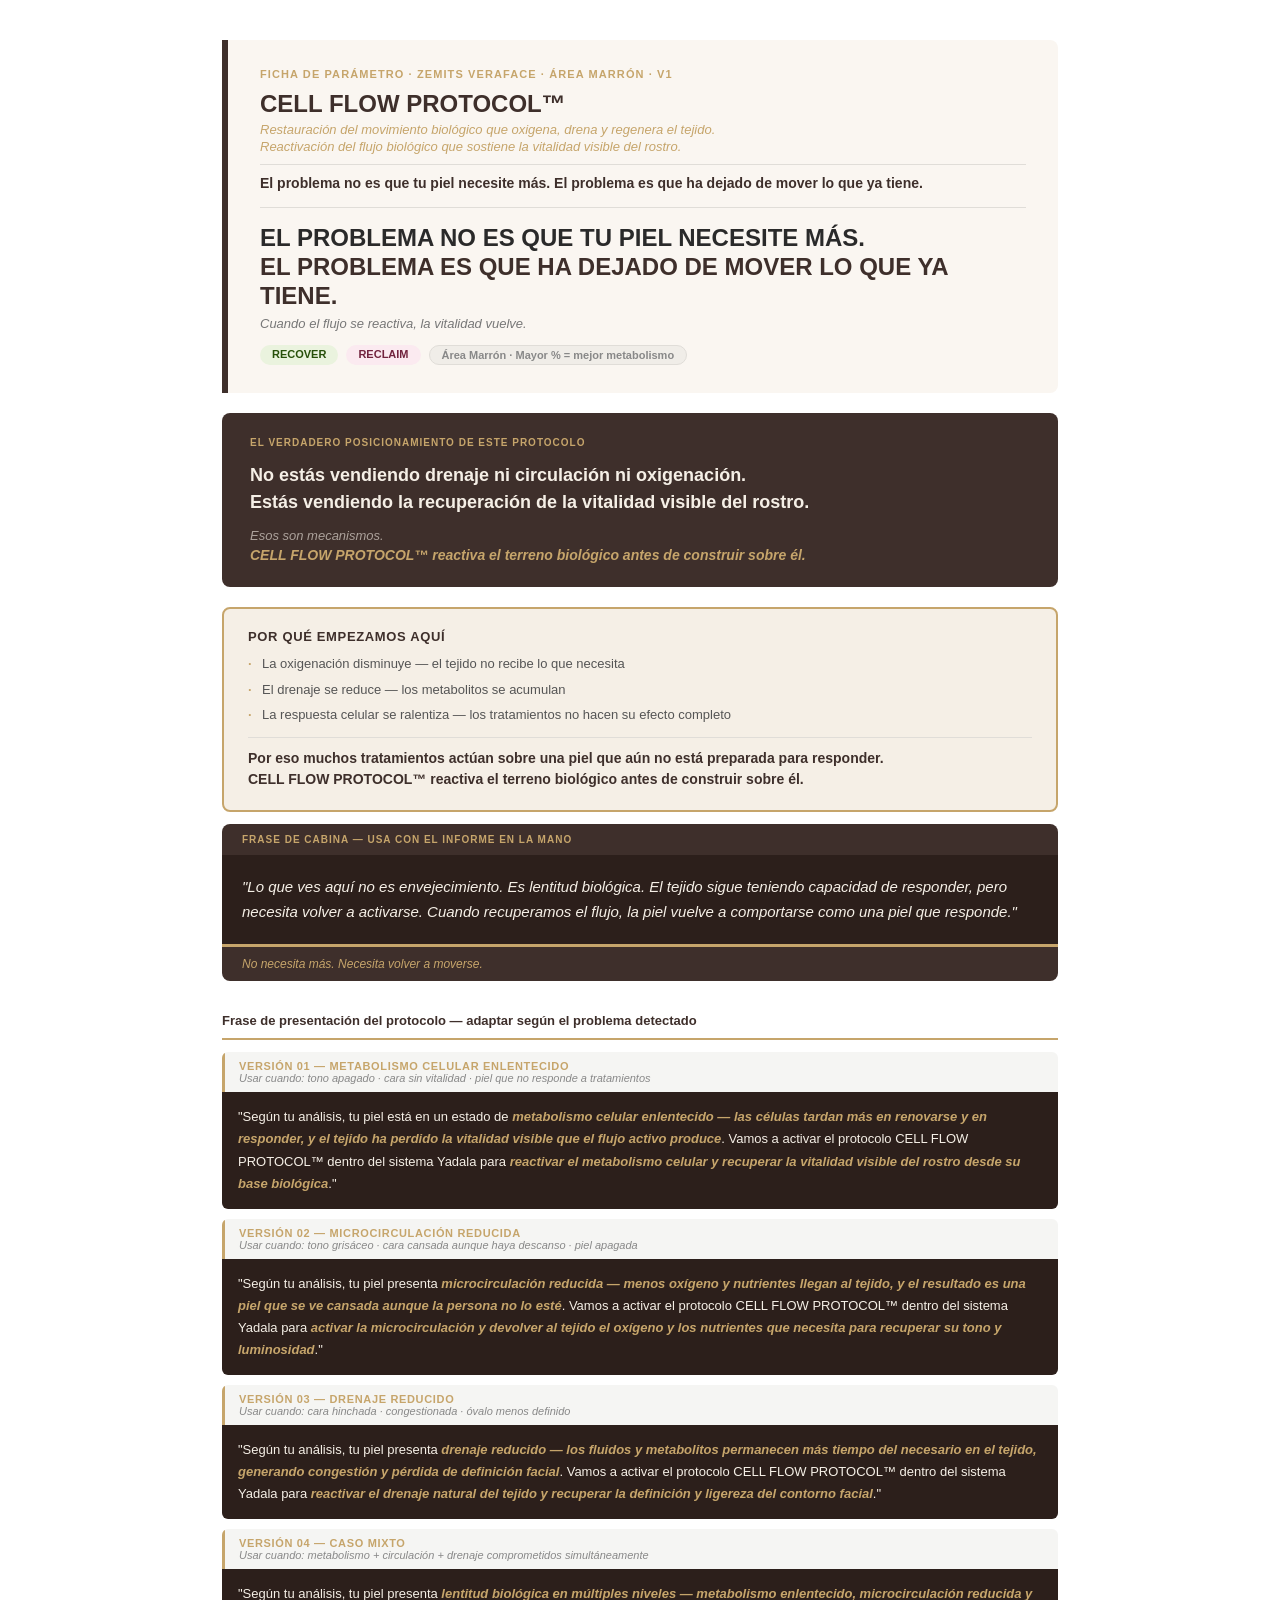
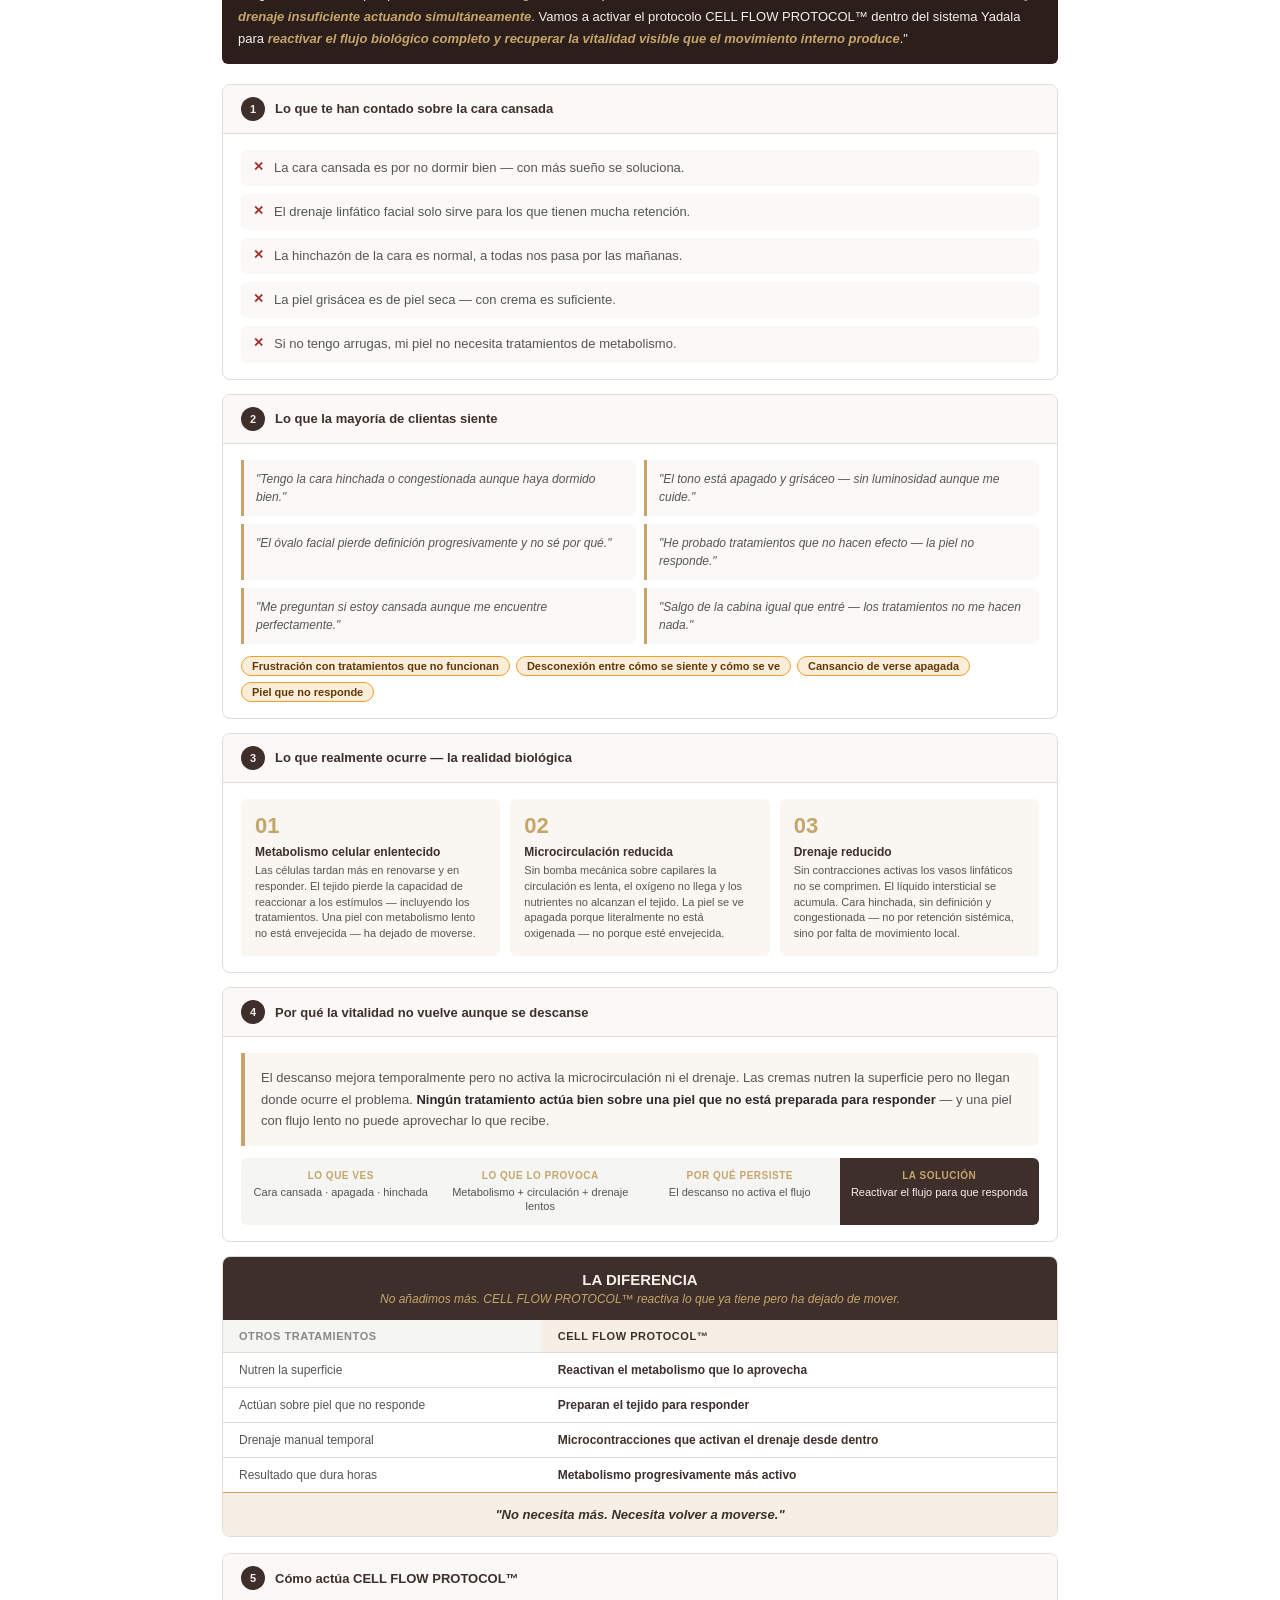
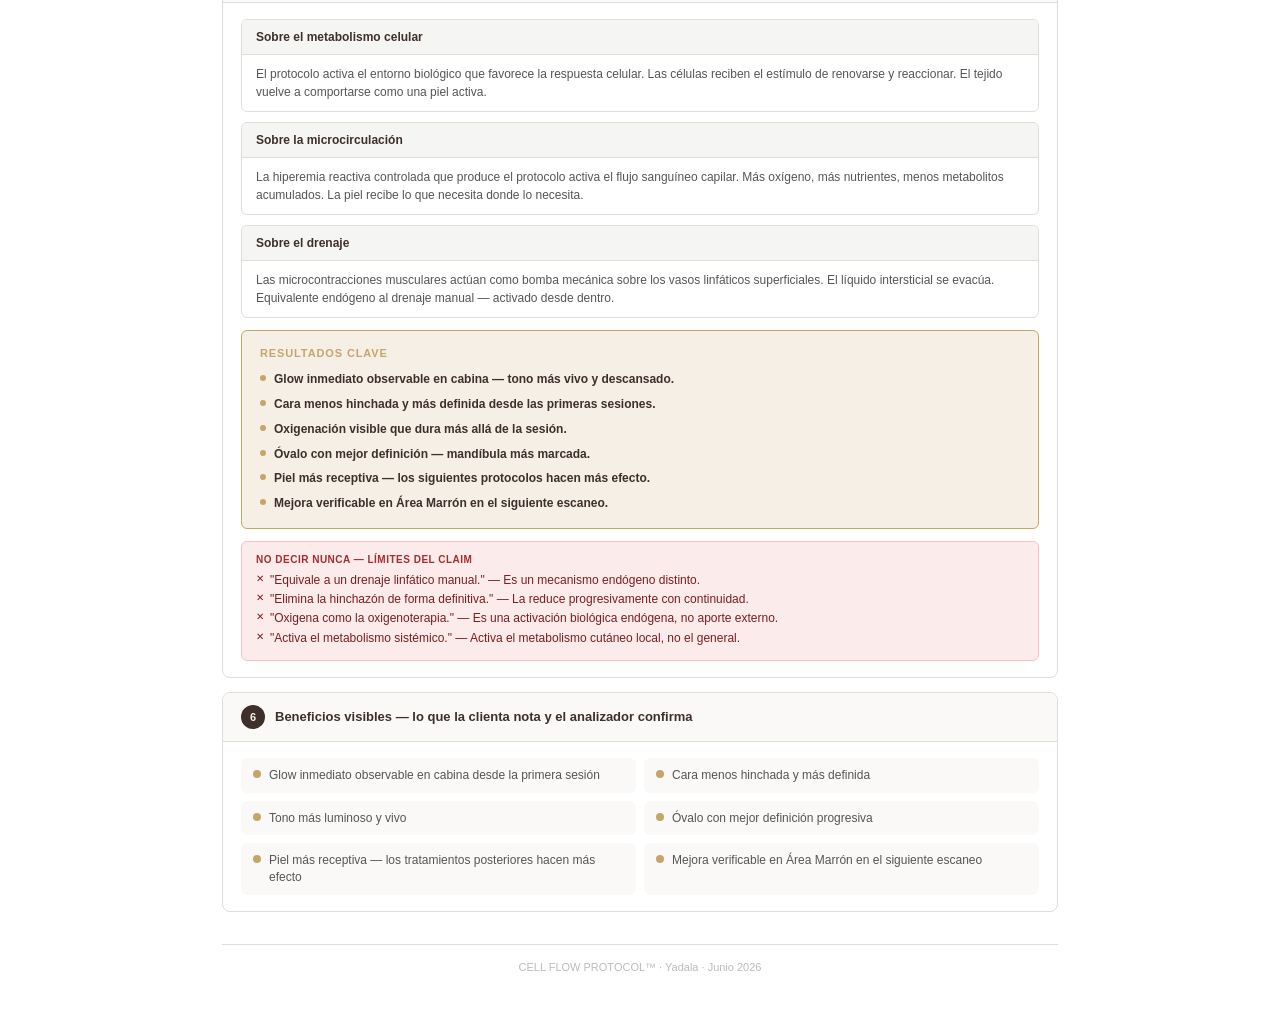
<file: skin-analyzer/fichas-parametros/docx/SA_09_CELL_FLOW_PROTOCOL.html>
<!DOCTYPE html>
<html lang="es">
<head>
<meta charset="UTF-8">
<meta name="viewport" content="width=device-width, initial-scale=1.0">
<title>CELL FLOW PROTOCOL™ — Yadala</title>
<style>
  :root{--brown:#3E2F2B;--gold:#C6A56B;--cream:#F5EFE6;--cream-light:#FAF6F1;--text:#2A2A2A;--soft:#555;--border:#E0DDD8;--gray:#F5F5F3;--red-bg:#FCEBEB;--red-text:#791F1F;--amber-bg:#FAEEDA;--amber-text:#633806;}
  *{box-sizing:border-box;margin:0;padding:0}
  body{font-family:Arial,sans-serif;font-size:14px;color:var(--text);background:#fff;max-width:900px;margin:0 auto;padding:40px 32px}
  .hero{border-left:6px solid var(--brown);padding:28px 32px;margin-bottom:20px;background:var(--cream-light);border-radius:0 8px 8px 0}
  .hero-tag{font-size:11px;font-weight:bold;letter-spacing:.1em;text-transform:uppercase;color:var(--gold);margin-bottom:10px}
  .product-name{font-size:24px;font-weight:bold;color:var(--brown);margin-bottom:4px}
  .product-sub{font-size:13px;color:var(--gold);font-style:italic;margin-bottom:2px}
  .product-concept{font-size:14px;font-weight:bold;color:var(--brown);margin-top:10px;padding-top:10px;border-top:1px solid var(--border)}
  hr.divider{border:none;border-top:1px solid var(--border);margin:16px 0}
  .hero-title{font-size:24px;font-weight:bold;color:var(--text);line-height:1.2;margin-bottom:6px}
  .hero-title .acc{color:var(--brown)}
  .hero-sub{font-size:13px;color:#777;font-style:italic;margin-bottom:14px}
  .badges{display:flex;gap:8px;flex-wrap:wrap}
  .badge{font-size:11px;font-weight:bold;padding:3px 12px;border-radius:20px}
  .b-rec{background:#EAF3DE;color:#27500A}.b-recl{background:#FBEAF0;color:#72243E}.b-param{background:#f0ede8;color:#888;border:1px solid var(--border)}

  /* FLOW POS BOX */
  .flow-pos{background:var(--brown);border-radius:8px;padding:24px 28px;margin-bottom:20px}
  .flow-pos-label{font-size:10px;font-weight:bold;letter-spacing:.1em;text-transform:uppercase;color:var(--gold);margin-bottom:14px}
  .flow-pos-main{font-size:18px;font-weight:bold;color:var(--cream);line-height:1.5;margin-bottom:12px}
  .flow-pos-sub{font-size:13px;color:rgba(245,239,230,.6);font-style:italic;margin-bottom:4px}
  .flow-pos-tagb{font-size:14px;font-weight:bold;color:var(--gold);font-style:italic}

  /* POTENCIADOR BOX */
  .potenciador-box{background:var(--cream);border:2px solid var(--gold);border-radius:8px;padding:20px 24px;margin:12px 0}
  .potenciador-title{font-size:13px;font-weight:bold;color:var(--brown);text-transform:uppercase;letter-spacing:.05em;margin-bottom:10px}
  .potenciador-list{display:flex;flex-direction:column;gap:6px;margin-bottom:12px}
  .potenciador-item{font-size:13px;color:var(--soft);padding-left:14px;position:relative;line-height:1.5}
  .potenciador-item::before{content:'·';position:absolute;left:0;color:var(--gold);font-weight:bold}
  .potenciador-conclusion{font-size:14px;font-weight:bold;color:var(--brown);line-height:1.5;padding-top:10px;border-top:1px solid var(--border)}

  .cabina{margin-bottom:20px;border-radius:8px;overflow:hidden}
  .cab-top{background:var(--brown);padding:10px 20px;font-size:10px;font-weight:bold;text-transform:uppercase;letter-spacing:.1em;color:var(--gold)}
  .cab-body{background:#2C1F1B;padding:20px;border-bottom:3px solid var(--gold)}
  .cab-quote{font-size:15px;color:var(--cream);line-height:1.65;font-style:italic}
  .cab-foot{background:var(--brown);padding:10px 20px;font-size:12px;color:var(--gold);font-style:italic}

  .frase-section{margin-bottom:20px}
  .frase-title{font-size:13px;font-weight:bold;color:var(--brown);padding:12px 0 10px;border-bottom:2px solid var(--gold);margin-bottom:12px}
  .frase-card{border-radius:6px;overflow:hidden;margin-bottom:10px}
  .frase-card-top{padding:8px 14px;background:var(--gray);border-left:3px solid var(--gold)}
  .frase-card-version{font-size:11px;font-weight:bold;text-transform:uppercase;letter-spacing:.06em;color:var(--gold)}
  .frase-card-when{font-size:11px;color:#888;font-style:italic}
  .frase-card-body{background:#2C1F1B;padding:14px 16px}
  .frase-static{font-size:13px;color:var(--cream);line-height:1.7}
  .frase-var{font-size:13px;font-weight:bold;color:var(--gold);font-style:italic}

  .block{border:1px solid var(--border);border-radius:8px;margin-bottom:14px;overflow:hidden}
  .block-head{display:flex;align-items:center;gap:10px;padding:12px 18px;border-bottom:1px solid var(--border);background:#faf9f7}
  .block-num{width:24px;height:24px;border-radius:50%;background:var(--brown);color:var(--cream);font-size:11px;font-weight:bold;display:flex;align-items:center;justify-content:center;flex-shrink:0}
  .block-title{font-size:13px;font-weight:bold;color:var(--brown)}
  .block-body{padding:16px 18px}
  .myth-list{display:flex;flex-direction:column;gap:8px}
  .myth-item{display:flex;gap:10px;align-items:flex-start;padding:9px 12px;background:#faf9f7;border-radius:6px}
  .mx{color:#A32D2D;font-weight:bold;font-size:13px;flex-shrink:0}
  .mt{font-size:13px;color:var(--soft);line-height:1.4}
  .voice-grid{display:grid;grid-template-columns:1fr 1fr;gap:8px;margin-bottom:12px}
  .vc{padding:10px 12px;background:#faf9f7;border-left:3px solid var(--gold);border-radius:0 6px 6px 0;font-size:12px;color:var(--soft);font-style:italic;line-height:1.5}
  .emotion-row{display:flex;flex-wrap:wrap;gap:6px}
  .ec{font-size:11px;font-weight:bold;padding:3px 10px;border-radius:20px;background:var(--amber-bg);color:var(--amber-text);border:1px solid #EF9F27}
  .bio-grid{display:grid;grid-template-columns:repeat(3,1fr);gap:10px}
  .bio-card{padding:14px;background:var(--cream-light);border-radius:6px}
  .bio-num{font-size:22px;font-weight:bold;color:var(--gold);margin-bottom:6px}
  .bio-label{font-size:12px;font-weight:bold;color:var(--brown);margin-bottom:4px}
  .bio-desc{font-size:11px;color:var(--soft);line-height:1.45}
  .cycle-box{background:var(--cream-light);border-left:4px solid var(--gold);padding:14px 16px;border-radius:0 6px 6px 0;font-size:13px;color:var(--soft);line-height:1.65;margin-bottom:12px}
  .cycle-box strong{color:var(--text)}
  .flow{display:grid;grid-template-columns:repeat(4,1fr);border-radius:6px;overflow:hidden}
  .flow-step{padding:12px 8px;background:var(--gray);text-align:center}
  .flow-step:last-child{background:var(--brown)}
  .fl{font-size:10px;font-weight:bold;text-transform:uppercase;letter-spacing:.05em;color:var(--gold);margin-bottom:4px}
  .ft{font-size:11px;color:var(--soft);line-height:1.3}
  .flow-step:last-child .ft{color:var(--cream)}
  .dif-box{border:1px solid var(--border);border-radius:8px;overflow:hidden;margin-bottom:16px}
  .dif-head{background:var(--brown);padding:14px 18px;text-align:center}
  .dif-head-title{font-size:15px;font-weight:bold;color:#F5EFE6}
  .dif-head-sub{font-size:12px;color:var(--gold);margin-top:4px;font-style:italic}
  .dif-table{width:100%;border-collapse:collapse}
  .dif-table th{font-size:11px;font-weight:bold;text-transform:uppercase;letter-spacing:.05em;padding:10px 16px;text-align:left}
  .dif-table th:first-child{background:var(--gray);color:#888}
  .dif-table th:last-child{background:var(--cream);color:var(--brown)}
  .dif-table td{font-size:12px;padding:10px 16px;border-top:1px solid var(--border);vertical-align:top}
  .dif-table td:first-child{color:var(--soft)}
  .dif-table td:last-child{color:var(--brown);font-weight:bold}
  .dif-frase{padding:14px 18px;background:var(--cream);text-align:center;border-top:1px solid var(--gold);font-size:13px;color:var(--brown);font-weight:bold;font-style:italic}
  .mech-card{border:1px solid var(--border);border-radius:6px;overflow:hidden;margin-bottom:10px}
  .mech-top{padding:10px 14px;background:var(--gray);font-size:12px;font-weight:bold;color:var(--brown)}
  .mech-body{padding:10px 14px;font-size:12px;color:var(--soft);line-height:1.5;border-top:1px solid var(--border)}
  .resultados-box{background:var(--cream);border:1px solid var(--gold);border-radius:6px;padding:16px 18px;margin-top:12px}
  .resultados-title{font-size:11px;font-weight:bold;text-transform:uppercase;letter-spacing:.08em;color:var(--gold);margin-bottom:12px}
  .r-item{display:flex;gap:8px;align-items:flex-start;margin-bottom:8px}
  .r-item:last-child{margin-bottom:0}
  .r-dot{width:6px;height:6px;border-radius:50%;background:var(--gold);flex-shrink:0;margin-top:4px}
  .r-text{font-size:12px;color:var(--brown);font-weight:bold;line-height:1.4}
  .dont-box{margin-top:12px;padding:12px 14px;border:1px solid #F7C1C1;background:var(--red-bg);border-radius:6px}
  .dont-title{font-size:10px;font-weight:bold;text-transform:uppercase;letter-spacing:.05em;color:#A32D2D;margin-bottom:6px}
  .dont-item{font-size:12px;color:var(--red-text);line-height:1.6;padding-left:14px;position:relative}
  .dont-item::before{content:'✕';position:absolute;left:0;font-size:10px}
  .benefit-grid{display:grid;grid-template-columns:repeat(2,1fr);gap:8px}
  .benefit-item{display:flex;gap:8px;align-items:flex-start;padding:9px 12px;background:#faf9f7;border-radius:6px}
  .bdot{width:8px;height:8px;border-radius:50%;background:var(--gold);flex-shrink:0;margin-top:3px}
  .btext{font-size:12px;color:var(--soft);line-height:1.4}
  .divider{border:none;border-top:1px solid var(--border);margin:20px 0}
  .footer{margin-top:32px;text-align:center;font-size:11px;color:#bbb;padding-top:16px;border-top:1px solid var(--border)}
</style>
</head>
<body>

<div class="hero">
  <div class="hero-tag">Ficha de parámetro · Zemits VeraFace · Área Marrón · v1</div>
  <div class="product-name">CELL FLOW PROTOCOL™</div>
  <div class="product-sub">Restauración del movimiento biológico que oxigena, drena y regenera el tejido.</div>
  <div class="product-sub">Reactivación del flujo biológico que sostiene la vitalidad visible del rostro.</div>
  <div class="product-concept">El problema no es que tu piel necesite más. El problema es que ha dejado de mover lo que ya tiene.</div>
  <hr class="divider">
  <div class="hero-title">EL PROBLEMA NO ES QUE TU PIEL NECESITE MÁS.<br><span class="acc">EL PROBLEMA ES QUE HA DEJADO DE MOVER LO QUE YA TIENE.</span></div>
  <div class="hero-sub">Cuando el flujo se reactiva, la vitalidad vuelve.</div>
  <div class="badges">
    <span class="badge b-rec">RECOVER</span>
    <span class="badge b-recl">RECLAIM</span>
    <span class="badge b-param">Área Marrón · Mayor % = mejor metabolismo</span>
  </div>
</div>

<!-- POSICIONAMIENTO -->
<div class="flow-pos">
  <div class="flow-pos-label">El verdadero posicionamiento de este protocolo</div>
  <div class="flow-pos-main">No estás vendiendo drenaje ni circulación ni oxigenación.<br>Estás vendiendo la recuperación de la vitalidad visible del rostro.</div>
  <div class="flow-pos-sub">Esos son mecanismos.</div>
  <div class="flow-pos-tagb">CELL FLOW PROTOCOL™ reactiva el terreno biológico antes de construir sobre él.</div>
</div>

<!-- POTENCIADOR -->
<div class="potenciador-box">
  <div class="potenciador-title">Por qué empezamos aquí</div>
  <div class="potenciador-list">
    <div class="potenciador-item">La oxigenación disminuye — el tejido no recibe lo que necesita</div>
    <div class="potenciador-item">El drenaje se reduce — los metabolitos se acumulan</div>
    <div class="potenciador-item">La respuesta celular se ralentiza — los tratamientos no hacen su efecto completo</div>
  </div>
  <div class="potenciador-conclusion">Por eso muchos tratamientos actúan sobre una piel que aún no está preparada para responder.<br>CELL FLOW PROTOCOL™ reactiva el terreno biológico antes de construir sobre él.</div>
</div>

<!-- CABINA -->
<div class="cabina">
  <div class="cab-top">Frase de cabina — usa con el informe en la mano</div>
  <div class="cab-body"><div class="cab-quote">"Lo que ves aquí no es envejecimiento. Es lentitud biológica. El tejido sigue teniendo capacidad de responder, pero necesita volver a activarse. Cuando recuperamos el flujo, la piel vuelve a comportarse como una piel que responde."</div></div>
  <div class="cab-foot">No necesita más. Necesita volver a moverse.</div>
</div>

<!-- FRASES -->
<div class="frase-section">
  <div class="frase-title">Frase de presentación del protocolo — adaptar según el problema detectado</div>
  <div class="frase-card">
    <div class="frase-card-top">
      <div class="frase-card-version">Versión 01 — Metabolismo celular enlentecido</div>
      <div class="frase-card-when">Usar cuando: tono apagado · cara sin vitalidad · piel que no responde a tratamientos</div>
    </div>
    <div class="frase-card-body">
      <div class="frase-static">"Según tu análisis, tu piel está en un estado de <span class="frase-var">metabolismo celular enlentecido — las células tardan más en renovarse y en responder, y el tejido ha perdido la vitalidad visible que el flujo activo produce</span>. Vamos a activar el protocolo CELL FLOW PROTOCOL™ dentro del sistema Yadala para <span class="frase-var">reactivar el metabolismo celular y recuperar la vitalidad visible del rostro desde su base biológica</span>."</div>
    </div>
  </div>
  <div class="frase-card">
    <div class="frase-card-top">
      <div class="frase-card-version">Versión 02 — Microcirculación reducida</div>
      <div class="frase-card-when">Usar cuando: tono grisáceo · cara cansada aunque haya descanso · piel apagada</div>
    </div>
    <div class="frase-card-body">
      <div class="frase-static">"Según tu análisis, tu piel presenta <span class="frase-var">microcirculación reducida — menos oxígeno y nutrientes llegan al tejido, y el resultado es una piel que se ve cansada aunque la persona no lo esté</span>. Vamos a activar el protocolo CELL FLOW PROTOCOL™ dentro del sistema Yadala para <span class="frase-var">activar la microcirculación y devolver al tejido el oxígeno y los nutrientes que necesita para recuperar su tono y luminosidad</span>."</div>
    </div>
  </div>
  <div class="frase-card">
    <div class="frase-card-top">
      <div class="frase-card-version">Versión 03 — Drenaje reducido</div>
      <div class="frase-card-when">Usar cuando: cara hinchada · congestionada · óvalo menos definido</div>
    </div>
    <div class="frase-card-body">
      <div class="frase-static">"Según tu análisis, tu piel presenta <span class="frase-var">drenaje reducido — los fluidos y metabolitos permanecen más tiempo del necesario en el tejido, generando congestión y pérdida de definición facial</span>. Vamos a activar el protocolo CELL FLOW PROTOCOL™ dentro del sistema Yadala para <span class="frase-var">reactivar el drenaje natural del tejido y recuperar la definición y ligereza del contorno facial</span>."</div>
    </div>
  </div>
  <div class="frase-card">
    <div class="frase-card-top">
      <div class="frase-card-version">Versión 04 — Caso mixto</div>
      <div class="frase-card-when">Usar cuando: metabolismo + circulación + drenaje comprometidos simultáneamente</div>
    </div>
    <div class="frase-card-body">
      <div class="frase-static">"Según tu análisis, tu piel presenta <span class="frase-var">lentitud biológica en múltiples niveles — metabolismo enlentecido, microcirculación reducida y drenaje insuficiente actuando simultáneamente</span>. Vamos a activar el protocolo CELL FLOW PROTOCOL™ dentro del sistema Yadala para <span class="frase-var">reactivar el flujo biológico completo y recuperar la vitalidad visible que el movimiento interno produce</span>."</div>
    </div>
  </div>
</div>

<!-- 1 -->
<div class="block">
  <div class="block-head"><div class="block-num">1</div><div class="block-title">Lo que te han contado sobre la cara cansada</div></div>
  <div class="block-body"><div class="myth-list">
    <div class="myth-item"><span class="mx">✕</span><span class="mt">La cara cansada es por no dormir bien — con más sueño se soluciona.</span></div>
    <div class="myth-item"><span class="mx">✕</span><span class="mt">El drenaje linfático facial solo sirve para los que tienen mucha retención.</span></div>
    <div class="myth-item"><span class="mx">✕</span><span class="mt">La hinchazón de la cara es normal, a todas nos pasa por las mañanas.</span></div>
    <div class="myth-item"><span class="mx">✕</span><span class="mt">La piel grisácea es de piel seca — con crema es suficiente.</span></div>
    <div class="myth-item"><span class="mx">✕</span><span class="mt">Si no tengo arrugas, mi piel no necesita tratamientos de metabolismo.</span></div>
  </div></div>
</div>

<!-- 2 -->
<div class="block">
  <div class="block-head"><div class="block-num">2</div><div class="block-title">Lo que la mayoría de clientas siente</div></div>
  <div class="block-body">
    <div class="voice-grid">
      <div class="vc">"Tengo la cara hinchada o congestionada aunque haya dormido bien."</div>
      <div class="vc">"El tono está apagado y grisáceo — sin luminosidad aunque me cuide."</div>
      <div class="vc">"El óvalo facial pierde definición progresivamente y no sé por qué."</div>
      <div class="vc">"He probado tratamientos que no hacen efecto — la piel no responde."</div>
      <div class="vc">"Me preguntan si estoy cansada aunque me encuentre perfectamente."</div>
      <div class="vc">"Salgo de la cabina igual que entré — los tratamientos no me hacen nada."</div>
    </div>
    <div class="emotion-row">
      <span class="ec">Frustración con tratamientos que no funcionan</span><span class="ec">Desconexión entre cómo se siente y cómo se ve</span><span class="ec">Cansancio de verse apagada</span><span class="ec">Piel que no responde</span>
    </div>
  </div>
</div>

<!-- 3 -->
<div class="block">
  <div class="block-head"><div class="block-num">3</div><div class="block-title">Lo que realmente ocurre — la realidad biológica</div></div>
  <div class="block-body"><div class="bio-grid">
    <div class="bio-card"><div class="bio-num">01</div><div class="bio-label">Metabolismo celular enlentecido</div><div class="bio-desc">Las células tardan más en renovarse y en responder. El tejido pierde la capacidad de reaccionar a los estímulos — incluyendo los tratamientos. Una piel con metabolismo lento no está envejecida — ha dejado de moverse.</div></div>
    <div class="bio-card"><div class="bio-num">02</div><div class="bio-label">Microcirculación reducida</div><div class="bio-desc">Sin bomba mecánica sobre capilares la circulación es lenta, el oxígeno no llega y los nutrientes no alcanzan el tejido. La piel se ve apagada porque literalmente no está oxigenada — no porque esté envejecida.</div></div>
    <div class="bio-card"><div class="bio-num">03</div><div class="bio-label">Drenaje reducido</div><div class="bio-desc">Sin contracciones activas los vasos linfáticos no se comprimen. El líquido intersticial se acumula. Cara hinchada, sin definición y congestionada — no por retención sistémica, sino por falta de movimiento local.</div></div>
  </div></div>
</div>

<!-- 4 -->
<div class="block">
  <div class="block-head"><div class="block-num">4</div><div class="block-title">Por qué la vitalidad no vuelve aunque se descanse</div></div>
  <div class="block-body">
    <div class="cycle-box">El descanso mejora temporalmente pero no activa la microcirculación ni el drenaje. Las cremas nutren la superficie pero no llegan donde ocurre el problema. <strong>Ningún tratamiento actúa bien sobre una piel que no está preparada para responder</strong> — y una piel con flujo lento no puede aprovechar lo que recibe.</div>
    <div class="flow">
      <div class="flow-step"><div class="fl">Lo que ves</div><div class="ft">Cara cansada · apagada · hinchada</div></div>
      <div class="flow-step"><div class="fl">Lo que lo provoca</div><div class="ft">Metabolismo + circulación + drenaje lentos</div></div>
      <div class="flow-step"><div class="fl">Por qué persiste</div><div class="ft">El descanso no activa el flujo</div></div>
      <div class="flow-step"><div class="fl">La solución</div><div class="ft">Reactivar el flujo para que responda</div></div>
    </div>
  </div>
</div>

<!-- DIFERENCIA -->
<div class="dif-box">
  <div class="dif-head"><div class="dif-head-title">LA DIFERENCIA</div><div class="dif-head-sub">No añadimos más. CELL FLOW PROTOCOL™ reactiva lo que ya tiene pero ha dejado de mover.</div></div>
  <table class="dif-table">
    <thead><tr><th>Otros tratamientos</th><th>CELL FLOW PROTOCOL™</th></tr></thead>
    <tbody>
      <tr><td>Nutren la superficie</td><td>Reactivan el metabolismo que lo aprovecha</td></tr>
      <tr><td>Actúan sobre piel que no responde</td><td>Preparan el tejido para responder</td></tr>
      <tr><td>Drenaje manual temporal</td><td>Microcontracciones que activan el drenaje desde dentro</td></tr>
      <tr><td>Resultado que dura horas</td><td>Metabolismo progresivamente más activo</td></tr>
    </tbody>
  </table>
  <div class="dif-frase">"No necesita más. Necesita volver a moverse."</div>
</div>

<!-- 5 -->
<div class="block">
  <div class="block-head"><div class="block-num">5</div><div class="block-title">Cómo actúa CELL FLOW PROTOCOL™</div></div>
  <div class="block-body">
    <div class="mech-card"><div class="mech-top">Sobre el metabolismo celular</div><div class="mech-body">El protocolo activa el entorno biológico que favorece la respuesta celular. Las células reciben el estímulo de renovarse y reaccionar. El tejido vuelve a comportarse como una piel activa.</div></div>
    <div class="mech-card"><div class="mech-top">Sobre la microcirculación</div><div class="mech-body">La hiperemia reactiva controlada que produce el protocolo activa el flujo sanguíneo capilar. Más oxígeno, más nutrientes, menos metabolitos acumulados. La piel recibe lo que necesita donde lo necesita.</div></div>
    <div class="mech-card"><div class="mech-top">Sobre el drenaje</div><div class="mech-body">Las microcontracciones musculares actúan como bomba mecánica sobre los vasos linfáticos superficiales. El líquido intersticial se evacúa. Equivalente endógeno al drenaje manual — activado desde dentro.</div></div>
    <div class="resultados-box">
      <div class="resultados-title">Resultados clave</div>
      <div class="r-item"><div class="r-dot"></div><div class="r-text">Glow inmediato observable en cabina — tono más vivo y descansado.</div></div>
      <div class="r-item"><div class="r-dot"></div><div class="r-text">Cara menos hinchada y más definida desde las primeras sesiones.</div></div>
      <div class="r-item"><div class="r-dot"></div><div class="r-text">Oxigenación visible que dura más allá de la sesión.</div></div>
      <div class="r-item"><div class="r-dot"></div><div class="r-text">Óvalo con mejor definición — mandíbula más marcada.</div></div>
      <div class="r-item"><div class="r-dot"></div><div class="r-text">Piel más receptiva — los siguientes protocolos hacen más efecto.</div></div>
      <div class="r-item"><div class="r-dot"></div><div class="r-text">Mejora verificable en Área Marrón en el siguiente escaneo.</div></div>
    </div>
    <div class="dont-box">
      <div class="dont-title">No decir nunca — límites del claim</div>
      <div class="dont-item">"Equivale a un drenaje linfático manual." — Es un mecanismo endógeno distinto.</div>
      <div class="dont-item">"Elimina la hinchazón de forma definitiva." — La reduce progresivamente con continuidad.</div>
      <div class="dont-item">"Oxigena como la oxigenoterapia." — Es una activación biológica endógena, no aporte externo.</div>
      <div class="dont-item">"Activa el metabolismo sistémico." — Activa el metabolismo cutáneo local, no el general.</div>
    </div>
  </div>
</div>

<!-- 6 -->
<div class="block">
  <div class="block-head"><div class="block-num">6</div><div class="block-title">Beneficios visibles — lo que la clienta nota y el analizador confirma</div></div>
  <div class="block-body"><div class="benefit-grid">
    <div class="benefit-item"><div class="bdot"></div><div class="btext">Glow inmediato observable en cabina desde la primera sesión</div></div>
    <div class="benefit-item"><div class="bdot"></div><div class="btext">Cara menos hinchada y más definida</div></div>
    <div class="benefit-item"><div class="bdot"></div><div class="btext">Tono más luminoso y vivo</div></div>
    <div class="benefit-item"><div class="bdot"></div><div class="btext">Óvalo con mejor definición progresiva</div></div>
    <div class="benefit-item"><div class="bdot"></div><div class="btext">Piel más receptiva — los tratamientos posteriores hacen más efecto</div></div>
    <div class="benefit-item"><div class="bdot"></div><div class="btext">Mejora verificable en Área Marrón en el siguiente escaneo</div></div>
  </div></div>
</div>

<div class="footer">CELL FLOW PROTOCOL™ · Yadala · Junio 2026</div>
</body>
</html>
</file>
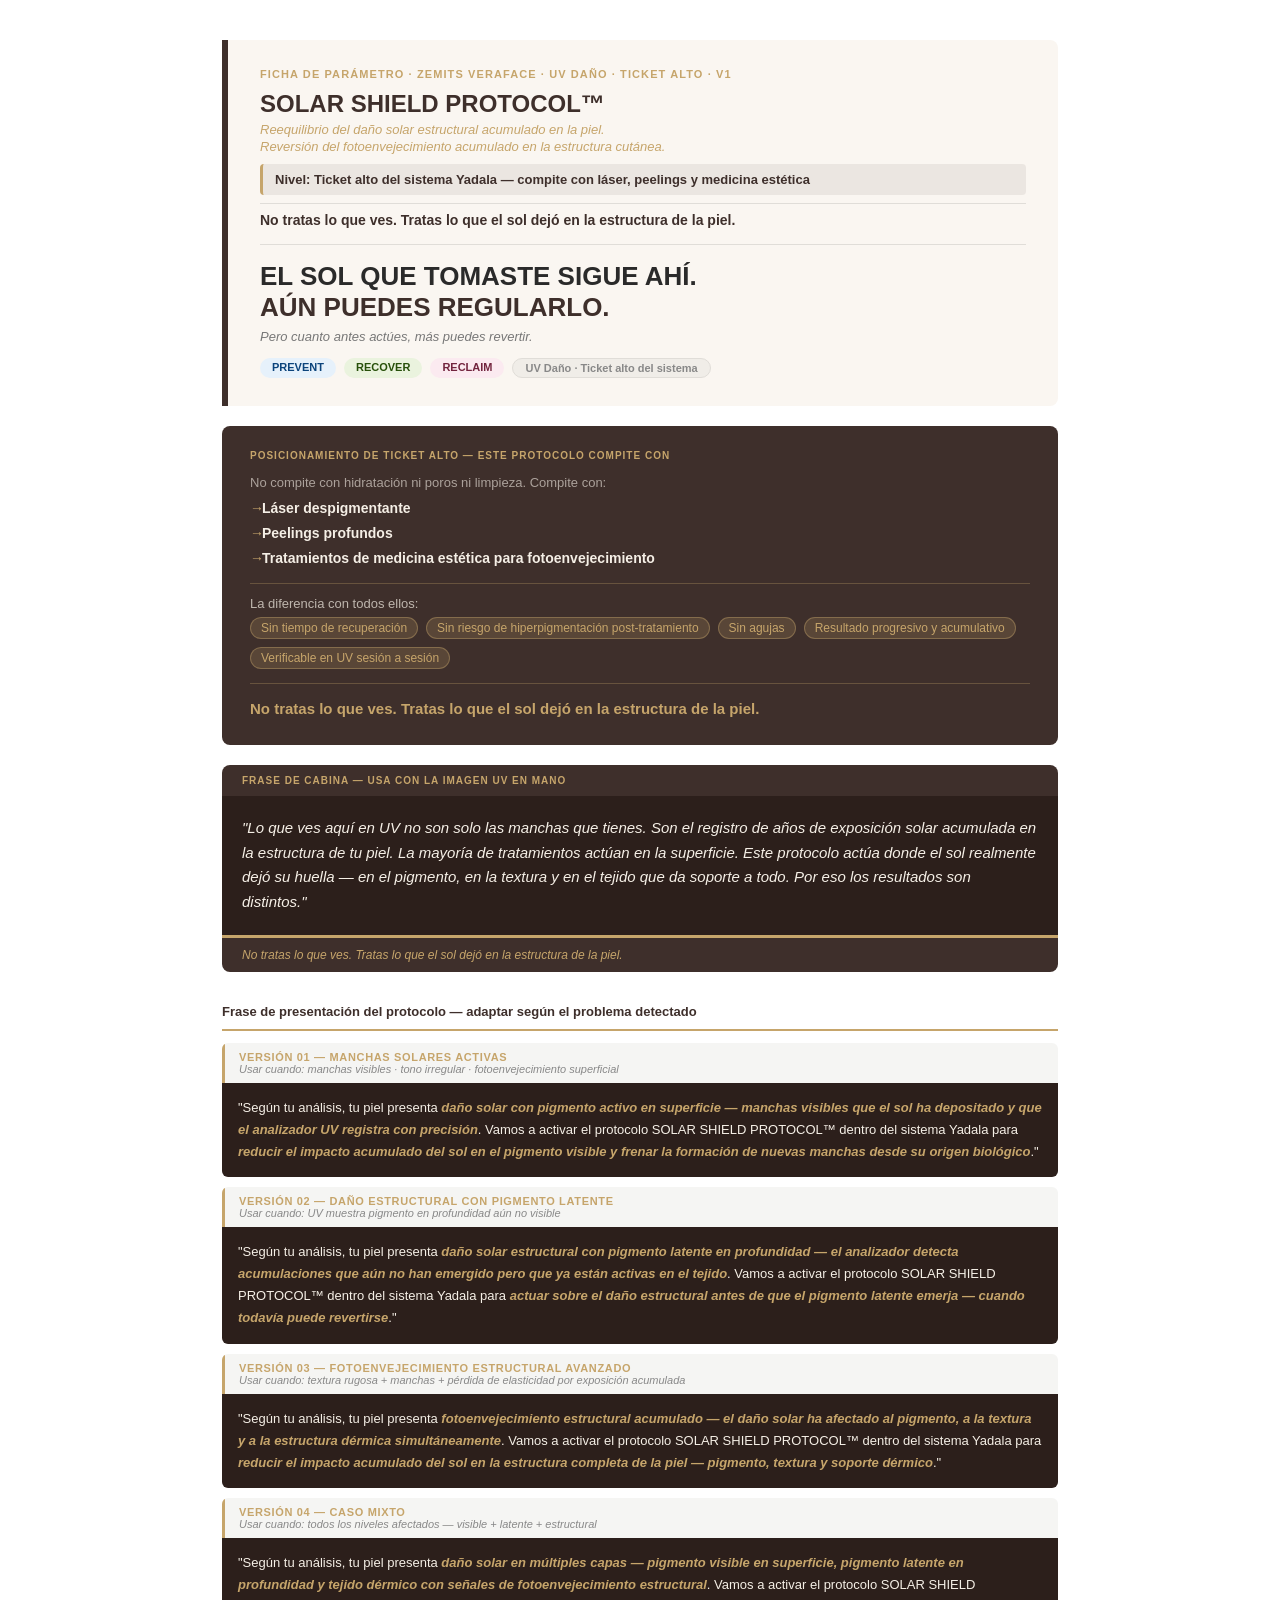
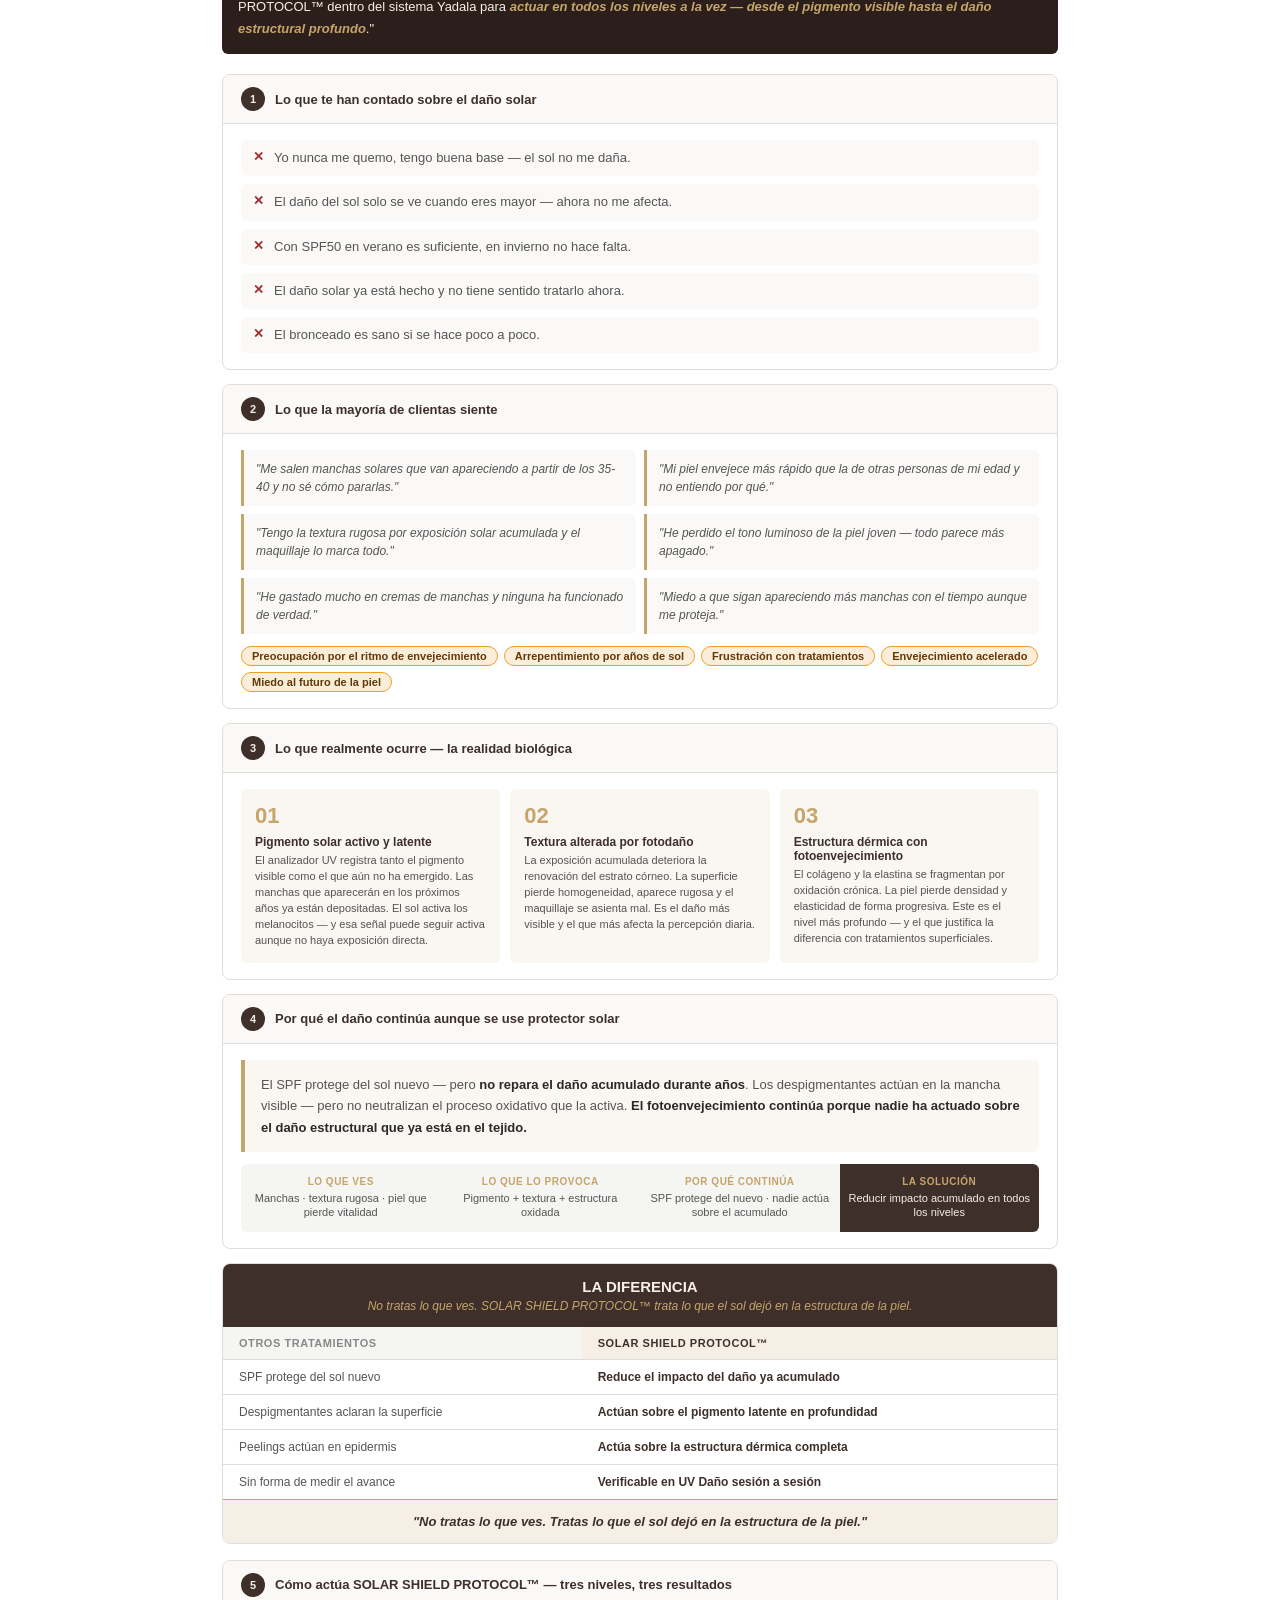
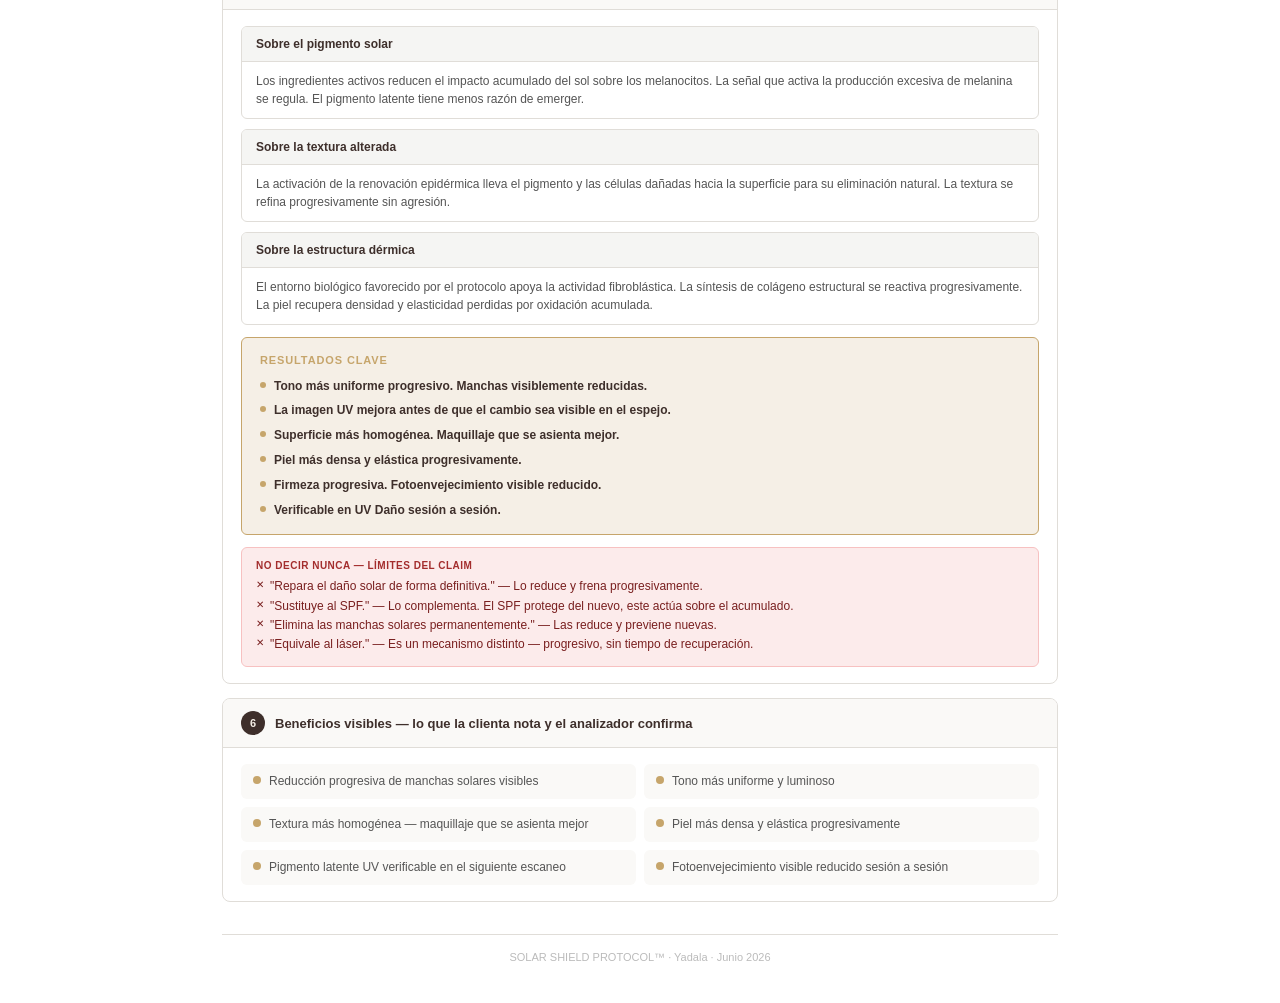
<file: skin-analyzer/fichas-parametros/docx/SA_10_SOLAR_SHIELD_PROTOCOL.html>
<!DOCTYPE html>
<html lang="es">
<head>
<meta charset="UTF-8">
<meta name="viewport" content="width=device-width, initial-scale=1.0">
<title>SOLAR SHIELD PROTOCOL™ — Yadala</title>
<style>
  :root{--brown:#3E2F2B;--gold:#C6A56B;--cream:#F5EFE6;--cream-light:#FAF6F1;--text:#2A2A2A;--soft:#555;--border:#E0DDD8;--gray:#F5F5F3;--red-bg:#FCEBEB;--red-text:#791F1F;--amber-bg:#FAEEDA;--amber-text:#633806;}
  *{box-sizing:border-box;margin:0;padding:0}
  body{font-family:Arial,sans-serif;font-size:14px;color:var(--text);background:#fff;max-width:900px;margin:0 auto;padding:40px 32px}
  .hero{border-left:6px solid var(--brown);padding:28px 32px;margin-bottom:20px;background:var(--cream-light);border-radius:0 8px 8px 0}
  .hero-tag{font-size:11px;font-weight:bold;letter-spacing:.1em;text-transform:uppercase;color:var(--gold);margin-bottom:10px}
  .product-name{font-size:24px;font-weight:bold;color:var(--brown);margin-bottom:4px}
  .product-sub{font-size:13px;color:var(--gold);font-style:italic;margin-bottom:2px}
  .product-level{font-size:13px;font-weight:bold;color:var(--brown);margin-top:10px;padding:8px 12px;background:rgba(62,47,43,.08);border-radius:4px;border-left:3px solid var(--gold)}
  .product-concept{font-size:14px;font-weight:bold;color:var(--brown);margin-top:8px;padding-top:8px;border-top:1px solid var(--border)}
  hr.divider{border:none;border-top:1px solid var(--border);margin:16px 0}
  .hero-title{font-size:26px;font-weight:bold;color:var(--text);line-height:1.2;margin-bottom:6px}
  .hero-title .acc{color:var(--brown)}
  .hero-sub{font-size:13px;color:#777;font-style:italic;margin-bottom:14px}
  .badges{display:flex;gap:8px;flex-wrap:wrap}
  .badge{font-size:11px;font-weight:bold;padding:3px 12px;border-radius:20px}
  .b-prev{background:#E6F1FB;color:#0C447C}.b-rec{background:#EAF3DE;color:#27500A}.b-recl{background:#FBEAF0;color:#72243E}.b-param{background:#f0ede8;color:#888;border:1px solid var(--border)}

  /* TICKET ALTO BOX */
  .ticket-box{background:var(--brown);border-radius:8px;padding:24px 28px;margin-bottom:20px}
  .ticket-label{font-size:10px;font-weight:bold;letter-spacing:.1em;text-transform:uppercase;color:var(--gold);margin-bottom:14px}
  .ticket-compite{font-size:13px;color:rgba(245,239,230,.6);margin-bottom:8px}
  .ticket-list{margin-bottom:14px}
  .ticket-item{font-size:14px;color:var(--cream);font-weight:bold;padding-left:12px;position:relative;margin-bottom:4px;line-height:1.5}
  .ticket-item::before{content:'→';position:absolute;left:0;color:var(--gold)}
  .ticket-divider{border:none;border-top:1px solid rgba(198,165,107,.3);margin:12px 0}
  .ticket-dif{font-size:13px;color:rgba(245,239,230,.7);margin-bottom:6px}
  .ticket-features{display:flex;flex-wrap:wrap;gap:8px}
  .ticket-feature{font-size:12px;padding:3px 10px;border-radius:20px;background:rgba(198,165,107,.2);color:var(--gold);border:1px solid rgba(198,165,107,.4)}
  .ticket-master{font-size:15px;font-weight:bold;color:var(--gold);line-height:1.5;margin-top:14px;padding-top:14px;border-top:1px solid rgba(198,165,107,.3)}

  .cabina{margin-bottom:20px;border-radius:8px;overflow:hidden}
  .cab-top{background:var(--brown);padding:10px 20px;font-size:10px;font-weight:bold;text-transform:uppercase;letter-spacing:.1em;color:var(--gold)}
  .cab-body{background:#2C1F1B;padding:20px;border-bottom:3px solid var(--gold)}
  .cab-quote{font-size:15px;color:var(--cream);line-height:1.65;font-style:italic}
  .cab-foot{background:var(--brown);padding:10px 20px;font-size:12px;color:var(--gold);font-style:italic}

  .frase-section{margin-bottom:20px}
  .frase-title{font-size:13px;font-weight:bold;color:var(--brown);padding:12px 0 10px;border-bottom:2px solid var(--gold);margin-bottom:12px}
  .frase-card{border-radius:6px;overflow:hidden;margin-bottom:10px}
  .frase-card-top{padding:8px 14px;background:var(--gray);border-left:3px solid var(--gold)}
  .frase-card-version{font-size:11px;font-weight:bold;text-transform:uppercase;letter-spacing:.06em;color:var(--gold)}
  .frase-card-when{font-size:11px;color:#888;font-style:italic}
  .frase-card-body{background:#2C1F1B;padding:14px 16px}
  .frase-static{font-size:13px;color:var(--cream);line-height:1.7}
  .frase-var{font-size:13px;font-weight:bold;color:var(--gold);font-style:italic}

  .block{border:1px solid var(--border);border-radius:8px;margin-bottom:14px;overflow:hidden}
  .block-head{display:flex;align-items:center;gap:10px;padding:12px 18px;border-bottom:1px solid var(--border);background:#faf9f7}
  .block-num{width:24px;height:24px;border-radius:50%;background:var(--brown);color:var(--cream);font-size:11px;font-weight:bold;display:flex;align-items:center;justify-content:center;flex-shrink:0}
  .block-title{font-size:13px;font-weight:bold;color:var(--brown)}
  .block-body{padding:16px 18px}
  .myth-list{display:flex;flex-direction:column;gap:8px}
  .myth-item{display:flex;gap:10px;align-items:flex-start;padding:9px 12px;background:#faf9f7;border-radius:6px}
  .mx{color:#A32D2D;font-weight:bold;font-size:13px;flex-shrink:0}
  .mt{font-size:13px;color:var(--soft);line-height:1.4}
  .voice-grid{display:grid;grid-template-columns:1fr 1fr;gap:8px;margin-bottom:12px}
  .vc{padding:10px 12px;background:#faf9f7;border-left:3px solid var(--gold);border-radius:0 6px 6px 0;font-size:12px;color:var(--soft);font-style:italic;line-height:1.5}
  .emotion-row{display:flex;flex-wrap:wrap;gap:6px}
  .ec{font-size:11px;font-weight:bold;padding:3px 10px;border-radius:20px;background:var(--amber-bg);color:var(--amber-text);border:1px solid #EF9F27}
  .bio-grid{display:grid;grid-template-columns:repeat(3,1fr);gap:10px}
  .bio-card{padding:14px;background:var(--cream-light);border-radius:6px}
  .bio-num{font-size:22px;font-weight:bold;color:var(--gold);margin-bottom:6px}
  .bio-label{font-size:12px;font-weight:bold;color:var(--brown);margin-bottom:4px}
  .bio-desc{font-size:11px;color:var(--soft);line-height:1.45}
  .cycle-box{background:var(--cream-light);border-left:4px solid var(--gold);padding:14px 16px;border-radius:0 6px 6px 0;font-size:13px;color:var(--soft);line-height:1.65;margin-bottom:12px}
  .cycle-box strong{color:var(--text)}
  .flow{display:grid;grid-template-columns:repeat(4,1fr);border-radius:6px;overflow:hidden}
  .flow-step{padding:12px 8px;background:var(--gray);text-align:center}
  .flow-step:last-child{background:var(--brown)}
  .fl{font-size:10px;font-weight:bold;text-transform:uppercase;letter-spacing:.05em;color:var(--gold);margin-bottom:4px}
  .ft{font-size:11px;color:var(--soft);line-height:1.3}
  .flow-step:last-child .ft{color:var(--cream)}
  .dif-box{border:1px solid var(--border);border-radius:8px;overflow:hidden;margin-bottom:16px}
  .dif-head{background:var(--brown);padding:14px 18px;text-align:center}
  .dif-head-title{font-size:15px;font-weight:bold;color:#F5EFE6}
  .dif-head-sub{font-size:12px;color:var(--gold);margin-top:4px;font-style:italic}
  .dif-table{width:100%;border-collapse:collapse}
  .dif-table th{font-size:11px;font-weight:bold;text-transform:uppercase;letter-spacing:.05em;padding:10px 16px;text-align:left}
  .dif-table th:first-child{background:var(--gray);color:#888}
  .dif-table th:last-child{background:var(--cream);color:var(--brown)}
  .dif-table td{font-size:12px;padding:10px 16px;border-top:1px solid var(--border);vertical-align:top}
  .dif-table td:first-child{color:var(--soft)}
  .dif-table td:last-child{color:var(--brown);font-weight:bold}
  .dif-frase{padding:14px 18px;background:var(--cream);text-align:center;border-top:1px solid var(--gold);font-size:13px;color:var(--brown);font-weight:bold;font-style:italic}
  .mech-card{border:1px solid var(--border);border-radius:6px;overflow:hidden;margin-bottom:10px}
  .mech-top{padding:10px 14px;background:var(--gray);font-size:12px;font-weight:bold;color:var(--brown)}
  .mech-body{padding:10px 14px;font-size:12px;color:var(--soft);line-height:1.5;border-top:1px solid var(--border)}
  .resultados-box{background:var(--cream);border:1px solid var(--gold);border-radius:6px;padding:16px 18px;margin-top:12px}
  .resultados-title{font-size:11px;font-weight:bold;text-transform:uppercase;letter-spacing:.08em;color:var(--gold);margin-bottom:12px}
  .r-item{display:flex;gap:8px;align-items:flex-start;margin-bottom:8px}
  .r-item:last-child{margin-bottom:0}
  .r-dot{width:6px;height:6px;border-radius:50%;background:var(--gold);flex-shrink:0;margin-top:4px}
  .r-text{font-size:12px;color:var(--brown);font-weight:bold;line-height:1.4}
  .dont-box{margin-top:12px;padding:12px 14px;border:1px solid #F7C1C1;background:var(--red-bg);border-radius:6px}
  .dont-title{font-size:10px;font-weight:bold;text-transform:uppercase;letter-spacing:.05em;color:#A32D2D;margin-bottom:6px}
  .dont-item{font-size:12px;color:var(--red-text);line-height:1.6;padding-left:14px;position:relative}
  .dont-item::before{content:'✕';position:absolute;left:0;font-size:10px}
  .benefit-grid{display:grid;grid-template-columns:repeat(2,1fr);gap:8px}
  .benefit-item{display:flex;gap:8px;align-items:flex-start;padding:9px 12px;background:#faf9f7;border-radius:6px}
  .bdot{width:8px;height:8px;border-radius:50%;background:var(--gold);flex-shrink:0;margin-top:3px}
  .btext{font-size:12px;color:var(--soft);line-height:1.4}
  .divider{border:none;border-top:1px solid var(--border);margin:20px 0}
  .footer{margin-top:32px;text-align:center;font-size:11px;color:#bbb;padding-top:16px;border-top:1px solid var(--border)}
</style>
</head>
<body>

<div class="hero">
  <div class="hero-tag">Ficha de parámetro · Zemits VeraFace · UV Daño · Ticket alto · v1</div>
  <div class="product-name">SOLAR SHIELD PROTOCOL™</div>
  <div class="product-sub">Reequilibrio del daño solar estructural acumulado en la piel.</div>
  <div class="product-sub">Reversión del fotoenvejecimiento acumulado en la estructura cutánea.</div>
  <div class="product-level">Nivel: Ticket alto del sistema Yadala — compite con láser, peelings y medicina estética</div>
  <div class="product-concept">No tratas lo que ves. Tratas lo que el sol dejó en la estructura de la piel.</div>
  <hr class="divider">
  <div class="hero-title">EL SOL QUE TOMASTE SIGUE AHÍ.<br><span class="acc">AÚN PUEDES REGULARLO.</span></div>
  <div class="hero-sub">Pero cuanto antes actúes, más puedes revertir.</div>
  <div class="badges">
    <span class="badge b-prev">PREVENT</span>
    <span class="badge b-rec">RECOVER</span>
    <span class="badge b-recl">RECLAIM</span>
    <span class="badge b-param">UV Daño · Ticket alto del sistema</span>
  </div>
</div>

<!-- TICKET ALTO -->
<div class="ticket-box">
  <div class="ticket-label">Posicionamiento de ticket alto — este protocolo compite con</div>
  <div class="ticket-compite">No compite con hidratación ni poros ni limpieza. Compite con:</div>
  <div class="ticket-list">
    <div class="ticket-item">Láser despigmentante</div>
    <div class="ticket-item">Peelings profundos</div>
    <div class="ticket-item">Tratamientos de medicina estética para fotoenvejecimiento</div>
  </div>
  <div class="ticket-divider"></div>
  <div class="ticket-dif">La diferencia con todos ellos:</div>
  <div class="ticket-features">
    <span class="ticket-feature">Sin tiempo de recuperación</span>
    <span class="ticket-feature">Sin riesgo de hiperpigmentación post-tratamiento</span>
    <span class="ticket-feature">Sin agujas</span>
    <span class="ticket-feature">Resultado progresivo y acumulativo</span>
    <span class="ticket-feature">Verificable en UV sesión a sesión</span>
  </div>
  <div class="ticket-master">No tratas lo que ves. Tratas lo que el sol dejó en la estructura de la piel.</div>
</div>

<!-- CABINA -->
<div class="cabina">
  <div class="cab-top">Frase de cabina — usa con la imagen UV en mano</div>
  <div class="cab-body"><div class="cab-quote">"Lo que ves aquí en UV no son solo las manchas que tienes. Son el registro de años de exposición solar acumulada en la estructura de tu piel. La mayoría de tratamientos actúan en la superficie. Este protocolo actúa donde el sol realmente dejó su huella — en el pigmento, en la textura y en el tejido que da soporte a todo. Por eso los resultados son distintos."</div></div>
  <div class="cab-foot">No tratas lo que ves. Tratas lo que el sol dejó en la estructura de la piel.</div>
</div>

<!-- FRASES -->
<div class="frase-section">
  <div class="frase-title">Frase de presentación del protocolo — adaptar según el problema detectado</div>
  <div class="frase-card">
    <div class="frase-card-top">
      <div class="frase-card-version">Versión 01 — Manchas solares activas</div>
      <div class="frase-card-when">Usar cuando: manchas visibles · tono irregular · fotoenvejecimiento superficial</div>
    </div>
    <div class="frase-card-body">
      <div class="frase-static">"Según tu análisis, tu piel presenta <span class="frase-var">daño solar con pigmento activo en superficie — manchas visibles que el sol ha depositado y que el analizador UV registra con precisión</span>. Vamos a activar el protocolo SOLAR SHIELD PROTOCOL™ dentro del sistema Yadala para <span class="frase-var">reducir el impacto acumulado del sol en el pigmento visible y frenar la formación de nuevas manchas desde su origen biológico</span>."</div>
    </div>
  </div>
  <div class="frase-card">
    <div class="frase-card-top">
      <div class="frase-card-version">Versión 02 — Daño estructural con pigmento latente</div>
      <div class="frase-card-when">Usar cuando: UV muestra pigmento en profundidad aún no visible</div>
    </div>
    <div class="frase-card-body">
      <div class="frase-static">"Según tu análisis, tu piel presenta <span class="frase-var">daño solar estructural con pigmento latente en profundidad — el analizador detecta acumulaciones que aún no han emergido pero que ya están activas en el tejido</span>. Vamos a activar el protocolo SOLAR SHIELD PROTOCOL™ dentro del sistema Yadala para <span class="frase-var">actuar sobre el daño estructural antes de que el pigmento latente emerja — cuando todavía puede revertirse</span>."</div>
    </div>
  </div>
  <div class="frase-card">
    <div class="frase-card-top">
      <div class="frase-card-version">Versión 03 — Fotoenvejecimiento estructural avanzado</div>
      <div class="frase-card-when">Usar cuando: textura rugosa + manchas + pérdida de elasticidad por exposición acumulada</div>
    </div>
    <div class="frase-card-body">
      <div class="frase-static">"Según tu análisis, tu piel presenta <span class="frase-var">fotoenvejecimiento estructural acumulado — el daño solar ha afectado al pigmento, a la textura y a la estructura dérmica simultáneamente</span>. Vamos a activar el protocolo SOLAR SHIELD PROTOCOL™ dentro del sistema Yadala para <span class="frase-var">reducir el impacto acumulado del sol en la estructura completa de la piel — pigmento, textura y soporte dérmico</span>."</div>
    </div>
  </div>
  <div class="frase-card">
    <div class="frase-card-top">
      <div class="frase-card-version">Versión 04 — Caso mixto</div>
      <div class="frase-card-when">Usar cuando: todos los niveles afectados — visible + latente + estructural</div>
    </div>
    <div class="frase-card-body">
      <div class="frase-static">"Según tu análisis, tu piel presenta <span class="frase-var">daño solar en múltiples capas — pigmento visible en superficie, pigmento latente en profundidad y tejido dérmico con señales de fotoenvejecimiento estructural</span>. Vamos a activar el protocolo SOLAR SHIELD PROTOCOL™ dentro del sistema Yadala para <span class="frase-var">actuar en todos los niveles a la vez — desde el pigmento visible hasta el daño estructural profundo</span>."</div>
    </div>
  </div>
</div>

<!-- 1 -->
<div class="block">
  <div class="block-head"><div class="block-num">1</div><div class="block-title">Lo que te han contado sobre el daño solar</div></div>
  <div class="block-body"><div class="myth-list">
    <div class="myth-item"><span class="mx">✕</span><span class="mt">Yo nunca me quemo, tengo buena base — el sol no me daña.</span></div>
    <div class="myth-item"><span class="mx">✕</span><span class="mt">El daño del sol solo se ve cuando eres mayor — ahora no me afecta.</span></div>
    <div class="myth-item"><span class="mx">✕</span><span class="mt">Con SPF50 en verano es suficiente, en invierno no hace falta.</span></div>
    <div class="myth-item"><span class="mx">✕</span><span class="mt">El daño solar ya está hecho y no tiene sentido tratarlo ahora.</span></div>
    <div class="myth-item"><span class="mx">✕</span><span class="mt">El bronceado es sano si se hace poco a poco.</span></div>
  </div></div>
</div>

<!-- 2 -->
<div class="block">
  <div class="block-head"><div class="block-num">2</div><div class="block-title">Lo que la mayoría de clientas siente</div></div>
  <div class="block-body">
    <div class="voice-grid">
      <div class="vc">"Me salen manchas solares que van apareciendo a partir de los 35-40 y no sé cómo pararlas."</div>
      <div class="vc">"Mi piel envejece más rápido que la de otras personas de mi edad y no entiendo por qué."</div>
      <div class="vc">"Tengo la textura rugosa por exposición solar acumulada y el maquillaje lo marca todo."</div>
      <div class="vc">"He perdido el tono luminoso de la piel joven — todo parece más apagado."</div>
      <div class="vc">"He gastado mucho en cremas de manchas y ninguna ha funcionado de verdad."</div>
      <div class="vc">"Miedo a que sigan apareciendo más manchas con el tiempo aunque me proteja."</div>
    </div>
    <div class="emotion-row">
      <span class="ec">Preocupación por el ritmo de envejecimiento</span><span class="ec">Arrepentimiento por años de sol</span><span class="ec">Frustración con tratamientos</span><span class="ec">Envejecimiento acelerado</span><span class="ec">Miedo al futuro de la piel</span>
    </div>
  </div>
</div>

<!-- 3 -->
<div class="block">
  <div class="block-head"><div class="block-num">3</div><div class="block-title">Lo que realmente ocurre — la realidad biológica</div></div>
  <div class="block-body"><div class="bio-grid">
    <div class="bio-card"><div class="bio-num">01</div><div class="bio-label">Pigmento solar activo y latente</div><div class="bio-desc">El analizador UV registra tanto el pigmento visible como el que aún no ha emergido. Las manchas que aparecerán en los próximos años ya están depositadas. El sol activa los melanocitos — y esa señal puede seguir activa aunque no haya exposición directa.</div></div>
    <div class="bio-card"><div class="bio-num">02</div><div class="bio-label">Textura alterada por fotodaño</div><div class="bio-desc">La exposición acumulada deteriora la renovación del estrato córneo. La superficie pierde homogeneidad, aparece rugosa y el maquillaje se asienta mal. Es el daño más visible y el que más afecta la percepción diaria.</div></div>
    <div class="bio-card"><div class="bio-num">03</div><div class="bio-label">Estructura dérmica con fotoenvejecimiento</div><div class="bio-desc">El colágeno y la elastina se fragmentan por oxidación crónica. La piel pierde densidad y elasticidad de forma progresiva. Este es el nivel más profundo — y el que justifica la diferencia con tratamientos superficiales.</div></div>
  </div></div>
</div>

<!-- 4 -->
<div class="block">
  <div class="block-head"><div class="block-num">4</div><div class="block-title">Por qué el daño continúa aunque se use protector solar</div></div>
  <div class="block-body">
    <div class="cycle-box">El SPF protege del sol nuevo — pero <strong>no repara el daño acumulado durante años</strong>. Los despigmentantes actúan en la mancha visible — pero no neutralizan el proceso oxidativo que la activa. <strong>El fotoenvejecimiento continúa porque nadie ha actuado sobre el daño estructural que ya está en el tejido.</strong></div>
    <div class="flow">
      <div class="flow-step"><div class="fl">Lo que ves</div><div class="ft">Manchas · textura rugosa · piel que pierde vitalidad</div></div>
      <div class="flow-step"><div class="fl">Lo que lo provoca</div><div class="ft">Pigmento + textura + estructura oxidada</div></div>
      <div class="flow-step"><div class="fl">Por qué continúa</div><div class="ft">SPF protege del nuevo · nadie actúa sobre el acumulado</div></div>
      <div class="flow-step"><div class="fl">La solución</div><div class="ft">Reducir impacto acumulado en todos los niveles</div></div>
    </div>
  </div>
</div>

<!-- DIFERENCIA -->
<div class="dif-box">
  <div class="dif-head"><div class="dif-head-title">LA DIFERENCIA</div><div class="dif-head-sub">No tratas lo que ves. SOLAR SHIELD PROTOCOL™ trata lo que el sol dejó en la estructura de la piel.</div></div>
  <table class="dif-table">
    <thead><tr><th>Otros tratamientos</th><th>SOLAR SHIELD PROTOCOL™</th></tr></thead>
    <tbody>
      <tr><td>SPF protege del sol nuevo</td><td>Reduce el impacto del daño ya acumulado</td></tr>
      <tr><td>Despigmentantes aclaran la superficie</td><td>Actúan sobre el pigmento latente en profundidad</td></tr>
      <tr><td>Peelings actúan en epidermis</td><td>Actúa sobre la estructura dérmica completa</td></tr>
      <tr><td>Sin forma de medir el avance</td><td>Verificable en UV Daño sesión a sesión</td></tr>
    </tbody>
  </table>
  <div class="dif-frase">"No tratas lo que ves. Tratas lo que el sol dejó en la estructura de la piel."</div>
</div>

<!-- 5 -->
<div class="block">
  <div class="block-head"><div class="block-num">5</div><div class="block-title">Cómo actúa SOLAR SHIELD PROTOCOL™ — tres niveles, tres resultados</div></div>
  <div class="block-body">
    <div class="mech-card"><div class="mech-top">Sobre el pigmento solar</div><div class="mech-body">Los ingredientes activos reducen el impacto acumulado del sol sobre los melanocitos. La señal que activa la producción excesiva de melanina se regula. El pigmento latente tiene menos razón de emerger.</div></div>
    <div class="mech-card"><div class="mech-top">Sobre la textura alterada</div><div class="mech-body">La activación de la renovación epidérmica lleva el pigmento y las células dañadas hacia la superficie para su eliminación natural. La textura se refina progresivamente sin agresión.</div></div>
    <div class="mech-card"><div class="mech-top">Sobre la estructura dérmica</div><div class="mech-body">El entorno biológico favorecido por el protocolo apoya la actividad fibroblástica. La síntesis de colágeno estructural se reactiva progresivamente. La piel recupera densidad y elasticidad perdidas por oxidación acumulada.</div></div>
    <div class="resultados-box">
      <div class="resultados-title">Resultados clave</div>
      <div class="r-item"><div class="r-dot"></div><div class="r-text">Tono más uniforme progresivo. Manchas visiblemente reducidas.</div></div>
      <div class="r-item"><div class="r-dot"></div><div class="r-text">La imagen UV mejora antes de que el cambio sea visible en el espejo.</div></div>
      <div class="r-item"><div class="r-dot"></div><div class="r-text">Superficie más homogénea. Maquillaje que se asienta mejor.</div></div>
      <div class="r-item"><div class="r-dot"></div><div class="r-text">Piel más densa y elástica progresivamente.</div></div>
      <div class="r-item"><div class="r-dot"></div><div class="r-text">Firmeza progresiva. Fotoenvejecimiento visible reducido.</div></div>
      <div class="r-item"><div class="r-dot"></div><div class="r-text">Verificable en UV Daño sesión a sesión.</div></div>
    </div>
    <div class="dont-box">
      <div class="dont-title">No decir nunca — límites del claim</div>
      <div class="dont-item">"Repara el daño solar de forma definitiva." — Lo reduce y frena progresivamente.</div>
      <div class="dont-item">"Sustituye al SPF." — Lo complementa. El SPF protege del nuevo, este actúa sobre el acumulado.</div>
      <div class="dont-item">"Elimina las manchas solares permanentemente." — Las reduce y previene nuevas.</div>
      <div class="dont-item">"Equivale al láser." — Es un mecanismo distinto — progresivo, sin tiempo de recuperación.</div>
    </div>
  </div>
</div>

<!-- 6 -->
<div class="block">
  <div class="block-head"><div class="block-num">6</div><div class="block-title">Beneficios visibles — lo que la clienta nota y el analizador confirma</div></div>
  <div class="block-body"><div class="benefit-grid">
    <div class="benefit-item"><div class="bdot"></div><div class="btext">Reducción progresiva de manchas solares visibles</div></div>
    <div class="benefit-item"><div class="bdot"></div><div class="btext">Tono más uniforme y luminoso</div></div>
    <div class="benefit-item"><div class="bdot"></div><div class="btext">Textura más homogénea — maquillaje que se asienta mejor</div></div>
    <div class="benefit-item"><div class="bdot"></div><div class="btext">Piel más densa y elástica progresivamente</div></div>
    <div class="benefit-item"><div class="bdot"></div><div class="btext">Pigmento latente UV verificable en el siguiente escaneo</div></div>
    <div class="benefit-item"><div class="bdot"></div><div class="btext">Fotoenvejecimiento visible reducido sesión a sesión</div></div>
  </div></div>
</div>

<div class="footer">SOLAR SHIELD PROTOCOL™ · Yadala · Junio 2026</div>
</body>
</html>
</file>
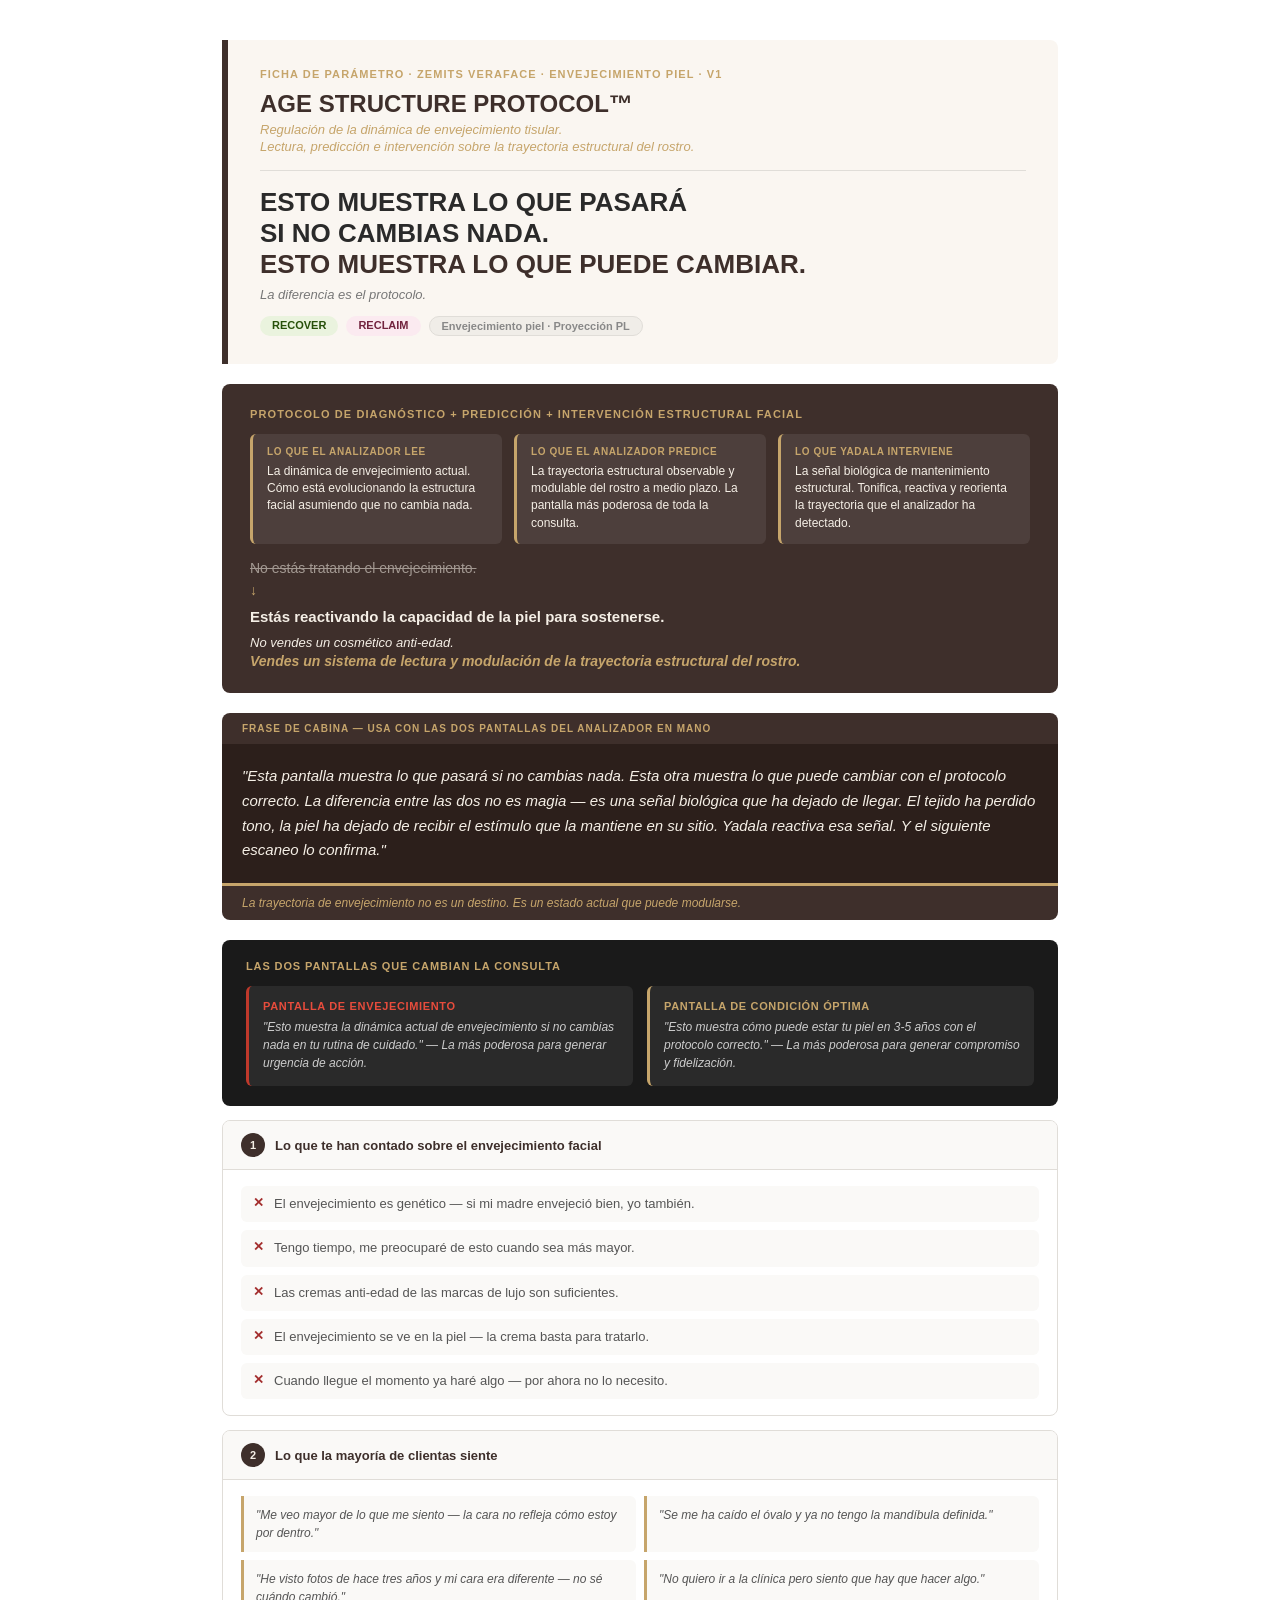
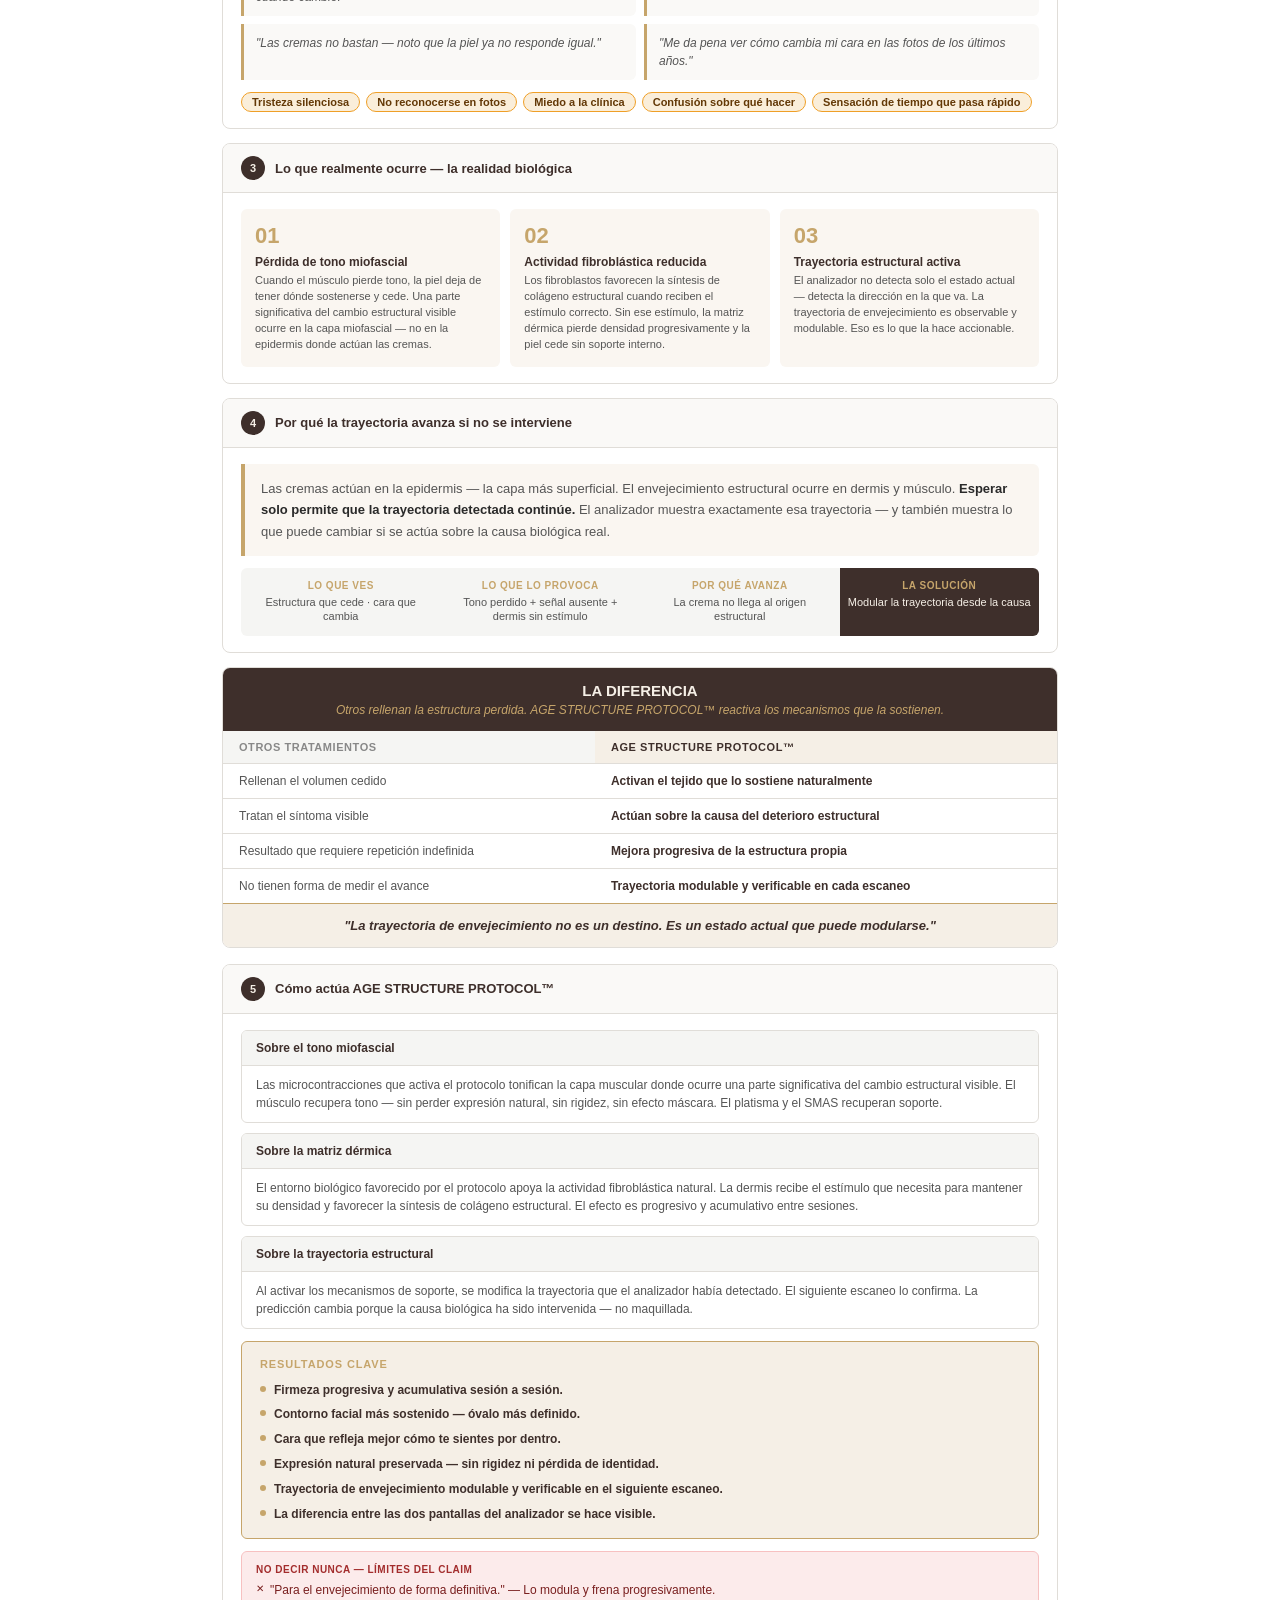
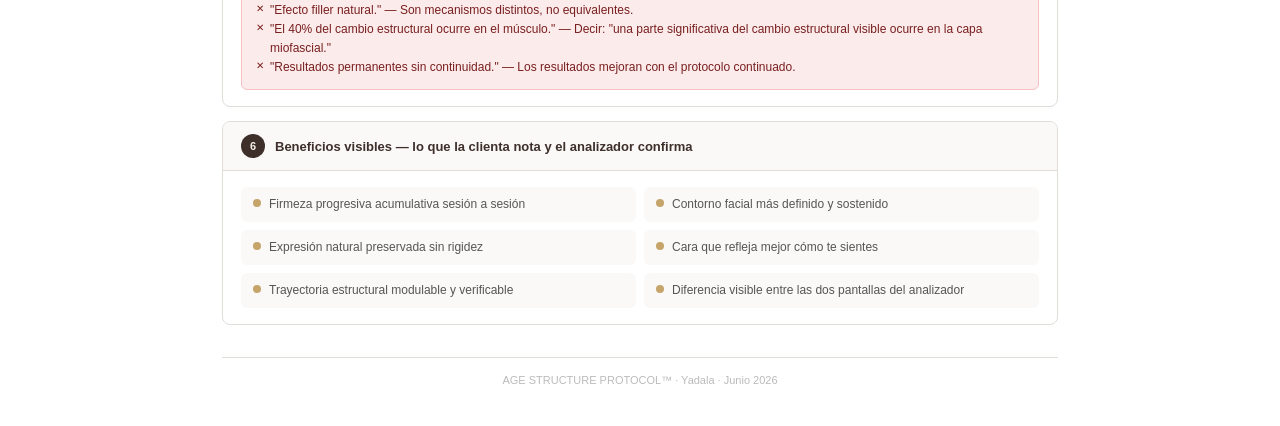
<file: skin-analyzer/fichas-parametros/docx/SA_11_AGE_STRUCTURE_PROTOCOL.html>
<!DOCTYPE html>
<html lang="es">
<head>
<meta charset="UTF-8">
<meta name="viewport" content="width=device-width, initial-scale=1.0">
<title>AGE STRUCTURE PROTOCOL™ — Yadala</title>
<style>
  :root{--brown:#3E2F2B;--gold:#C6A56B;--cream:#F5EFE6;--cream-light:#FAF6F1;--text:#2A2A2A;--soft:#555;--border:#E0DDD8;--gray:#F5F5F3;--red-bg:#FCEBEB;--red-text:#791F1F;--amber-bg:#FAEEDA;--amber-text:#633806;}
  *{box-sizing:border-box;margin:0;padding:0}
  body{font-family:Arial,sans-serif;font-size:14px;color:var(--text);background:#fff;max-width:900px;margin:0 auto;padding:40px 32px}
  .hero{border-left:6px solid var(--brown);padding:28px 32px;margin-bottom:20px;background:var(--cream-light);border-radius:0 8px 8px 0}
  .hero-tag{font-size:11px;font-weight:bold;letter-spacing:.1em;text-transform:uppercase;color:var(--gold);margin-bottom:10px}
  .product-name{font-size:24px;font-weight:bold;color:var(--brown);margin-bottom:4px}
  .product-sub{font-size:13px;color:var(--gold);font-style:italic;margin-bottom:2px}
  hr{border:none;border-top:1px solid var(--border);margin:16px 0}
  .hero-title{font-size:26px;font-weight:bold;color:var(--text);line-height:1.2;margin-bottom:6px}
  .hero-title .acc{color:var(--brown)}
  .hero-sub{font-size:13px;color:#777;font-style:italic;margin-bottom:14px}
  .badges{display:flex;gap:8px;flex-wrap:wrap}
  .badge{font-size:11px;font-weight:bold;padding:3px 12px;border-radius:20px}
  .b-rec{background:#EAF3DE;color:#27500A}.b-recl{background:#FBEAF0;color:#72243E}.b-param{background:#f0ede8;color:#888;border:1px solid var(--border)}

  /* DIAGNÓSTICO — bloque premium */
  .diag-box{background:var(--brown);border-radius:8px;padding:24px 28px;margin-bottom:20px}
  .diag-label{font-size:11px;font-weight:bold;letter-spacing:.1em;text-transform:uppercase;color:var(--gold);margin-bottom:14px}
  .diag-grid{display:grid;grid-template-columns:repeat(3,1fr);gap:12px;margin-bottom:16px}
  .diag-card{background:rgba(255,255,255,.08);border-radius:6px;padding:12px 14px;border-left:3px solid var(--gold)}
  .diag-card-label{font-size:10px;font-weight:bold;text-transform:uppercase;letter-spacing:.06em;color:var(--gold);margin-bottom:6px}
  .diag-card-text{font-size:12px;color:var(--cream);line-height:1.45}
  .diag-pos-old{font-size:14px;color:var(--cream);opacity:.55;text-decoration:line-through;margin-bottom:6px}
  .diag-arrow{font-size:14px;color:var(--gold);margin-bottom:8px}
  .diag-pos-new{font-size:15px;font-weight:bold;color:var(--cream);margin-bottom:8px;line-height:1.4}
  .diag-pos-tag{font-size:13px;color:var(--cream);font-style:italic;margin-bottom:3px}
  .diag-pos-tagb{font-size:14px;font-weight:bold;color:var(--gold);font-style:italic}

  .cabina{margin-bottom:20px;border-radius:8px;overflow:hidden}
  .cab-top{background:var(--brown);padding:10px 20px;font-size:10px;font-weight:bold;text-transform:uppercase;letter-spacing:.1em;color:var(--gold)}
  .cab-body{background:#2C1F1B;padding:20px;border-bottom:3px solid var(--gold)}
  .cab-quote{font-size:15px;color:var(--cream);line-height:1.65;font-style:italic}
  .cab-foot{background:var(--brown);padding:10px 20px;font-size:12px;color:var(--gold);font-style:italic}

  .block{border:1px solid var(--border);border-radius:8px;margin-bottom:14px;overflow:hidden}
  .block-head{display:flex;align-items:center;gap:10px;padding:12px 18px;border-bottom:1px solid var(--border);background:#faf9f7}
  .block-num{width:24px;height:24px;border-radius:50%;background:var(--brown);color:var(--cream);font-size:11px;font-weight:bold;display:flex;align-items:center;justify-content:center;flex-shrink:0}
  .block-title{font-size:13px;font-weight:bold;color:var(--brown)}
  .block-body{padding:16px 18px}

  .myth-list{display:flex;flex-direction:column;gap:8px}
  .myth-item{display:flex;gap:10px;align-items:flex-start;padding:9px 12px;background:#faf9f7;border-radius:6px}
  .mx{color:#A32D2D;font-weight:bold;font-size:13px;flex-shrink:0}
  .mt{font-size:13px;color:var(--soft);line-height:1.4}

  .voice-grid{display:grid;grid-template-columns:1fr 1fr;gap:8px;margin-bottom:12px}
  .vc{padding:10px 12px;background:#faf9f7;border-left:3px solid var(--gold);border-radius:0 6px 6px 0;font-size:12px;color:var(--soft);font-style:italic;line-height:1.5}
  .emotion-row{display:flex;flex-wrap:wrap;gap:6px}
  .ec{font-size:11px;font-weight:bold;padding:3px 10px;border-radius:20px;background:var(--amber-bg);color:var(--amber-text);border:1px solid #EF9F27}

  .bio-grid{display:grid;grid-template-columns:repeat(3,1fr);gap:10px}
  .bio-card{padding:14px;background:var(--cream-light);border-radius:6px}
  .bio-num{font-size:22px;font-weight:bold;color:var(--gold);margin-bottom:6px}
  .bio-label{font-size:12px;font-weight:bold;color:var(--brown);margin-bottom:4px}
  .bio-desc{font-size:11px;color:var(--soft);line-height:1.45}

  /* PANTALLAS del analizador */
  .screens-box{background:#1a1a1a;border-radius:8px;padding:20px 24px;margin-bottom:14px}
  .screens-label{font-size:11px;font-weight:bold;text-transform:uppercase;letter-spacing:.08em;color:var(--gold);margin-bottom:14px}
  .screens-grid{display:grid;grid-template-columns:1fr 1fr;gap:14px}
  .screen-card{background:#2a2a2a;border-radius:6px;padding:14px;border-left:3px solid #444}
  .screen-card.danger{border-left-color:#c0392b}
  .screen-card.safe{border-left-color:var(--gold)}
  .screen-title{font-size:11px;font-weight:bold;text-transform:uppercase;letter-spacing:.06em;margin-bottom:6px}
  .screen-card.danger .screen-title{color:#e74c3c}
  .screen-card.safe .screen-title{color:var(--gold)}
  .screen-text{font-size:12px;color:#ccc;line-height:1.5;font-style:italic}

  .cycle-box{background:var(--cream-light);border-left:4px solid var(--gold);padding:14px 16px;border-radius:0 6px 6px 0;font-size:13px;color:var(--soft);line-height:1.65;margin-bottom:12px}
  .cycle-box strong{color:var(--text)}
  .flow{display:grid;grid-template-columns:repeat(4,1fr);border-radius:6px;overflow:hidden}
  .flow-step{padding:12px 8px;background:var(--gray);text-align:center}
  .flow-step:last-child{background:var(--brown)}
  .fl{font-size:10px;font-weight:bold;text-transform:uppercase;letter-spacing:.05em;color:var(--gold);margin-bottom:4px}
  .ft{font-size:11px;color:var(--soft);line-height:1.3}
  .flow-step:last-child .ft{color:var(--cream)}

  .dif-box{border:1px solid var(--border);border-radius:8px;overflow:hidden;margin-bottom:16px}
  .dif-head{background:var(--brown);padding:14px 18px;text-align:center}
  .dif-head-title{font-size:15px;font-weight:bold;color:#F5EFE6}
  .dif-head-sub{font-size:12px;color:var(--gold);margin-top:4px;font-style:italic}
  .dif-table{width:100%;border-collapse:collapse}
  .dif-table th{font-size:11px;font-weight:bold;text-transform:uppercase;letter-spacing:.05em;padding:10px 16px;text-align:left}
  .dif-table th:first-child{background:var(--gray);color:#888}
  .dif-table th:last-child{background:var(--cream);color:var(--brown)}
  .dif-table td{font-size:12px;padding:10px 16px;border-top:1px solid var(--border);vertical-align:top}
  .dif-table td:first-child{color:var(--soft)}
  .dif-table td:last-child{color:var(--brown);font-weight:bold}
  .dif-frase{padding:14px 18px;background:var(--cream);text-align:center;border-top:1px solid var(--gold);font-size:13px;color:var(--brown);font-weight:bold;font-style:italic}

  .mech-card{border:1px solid var(--border);border-radius:6px;overflow:hidden;margin-bottom:10px}
  .mech-top{padding:10px 14px;background:var(--gray);font-size:12px;font-weight:bold;color:var(--brown)}
  .mech-body{padding:10px 14px;font-size:12px;color:var(--soft);line-height:1.5;border-top:1px solid var(--border)}
  .resultados-box{background:var(--cream);border:1px solid var(--gold);border-radius:6px;padding:16px 18px;margin-top:12px}
  .resultados-title{font-size:11px;font-weight:bold;text-transform:uppercase;letter-spacing:.08em;color:var(--gold);margin-bottom:12px}
  .r-item{display:flex;gap:8px;align-items:flex-start;margin-bottom:8px}
  .r-item:last-child{margin-bottom:0}
  .r-dot{width:6px;height:6px;border-radius:50%;background:var(--gold);flex-shrink:0;margin-top:4px}
  .r-text{font-size:12px;color:var(--brown);font-weight:bold;line-height:1.4}

  .dont-box{margin-top:12px;padding:12px 14px;border:1px solid #F7C1C1;background:var(--red-bg);border-radius:6px}
  .dont-title{font-size:10px;font-weight:bold;text-transform:uppercase;letter-spacing:.05em;color:#A32D2D;margin-bottom:6px}
  .dont-item{font-size:12px;color:var(--red-text);line-height:1.6;padding-left:14px;position:relative}
  .dont-item::before{content:'✕';position:absolute;left:0;font-size:10px}

  .benefit-grid{display:grid;grid-template-columns:repeat(2,1fr);gap:8px}
  .benefit-item{display:flex;gap:8px;align-items:flex-start;padding:9px 12px;background:#faf9f7;border-radius:6px}
  .bdot{width:8px;height:8px;border-radius:50%;background:var(--gold);flex-shrink:0;margin-top:3px}
  .btext{font-size:12px;color:var(--soft);line-height:1.4}
  .divider{border:none;border-top:1px solid var(--border);margin:20px 0}
  .footer{margin-top:32px;text-align:center;font-size:11px;color:#bbb;padding-top:16px;border-top:1px solid var(--border)}
</style>
</head>
<body>

<!-- HERO -->
<div class="hero">
  <div class="hero-tag">Ficha de parámetro · Zemits VeraFace · Envejecimiento piel · v1</div>
  <div class="product-name">AGE STRUCTURE PROTOCOL™</div>
  <div class="product-sub">Regulación de la dinámica de envejecimiento tisular.</div>
  <div class="product-sub">Lectura, predicción e intervención sobre la trayectoria estructural del rostro.</div>
  <hr>
  <div class="hero-title">ESTO MUESTRA LO QUE PASARÁ<br>SI NO CAMBIAS NADA.<br><span class="acc">ESTO MUESTRA LO QUE PUEDE CAMBIAR.</span></div>
  <div class="hero-sub">La diferencia es el protocolo.</div>
  <div class="badges">
    <span class="badge b-rec">RECOVER</span>
    <span class="badge b-recl">RECLAIM</span>
    <span class="badge b-param">Envejecimiento piel · Proyección PL</span>
  </div>
</div>

<!-- DIAGNÓSTICO PREMIUM -->
<div class="diag-box">
  <div class="diag-label">Protocolo de diagnóstico + predicción + intervención estructural facial</div>
  <div class="diag-grid">
    <div class="diag-card">
      <div class="diag-card-label">Lo que el analizador lee</div>
      <div class="diag-card-text">La dinámica de envejecimiento actual. Cómo está evolucionando la estructura facial asumiendo que no cambia nada.</div>
    </div>
    <div class="diag-card">
      <div class="diag-card-label">Lo que el analizador predice</div>
      <div class="diag-card-text">La trayectoria estructural observable y modulable del rostro a medio plazo. La pantalla más poderosa de toda la consulta.</div>
    </div>
    <div class="diag-card">
      <div class="diag-card-label">Lo que Yadala interviene</div>
      <div class="diag-card-text">La señal biológica de mantenimiento estructural. Tonifica, reactiva y reorienta la trayectoria que el analizador ha detectado.</div>
    </div>
  </div>
  <div class="diag-pos-old">No estás tratando el envejecimiento.</div>
  <div class="diag-arrow">↓</div>
  <div class="diag-pos-new">Estás reactivando la capacidad de la piel para sostenerse.</div>
  <div class="diag-pos-tag">No vendes un cosmético anti-edad.</div>
  <div class="diag-pos-tagb">Vendes un sistema de lectura y modulación de la trayectoria estructural del rostro.</div>
</div>

<!-- CABINA -->
<div class="cabina">
  <div class="cab-top">Frase de cabina — usa con las dos pantallas del analizador en mano</div>
  <div class="cab-body">
    <div class="cab-quote">"Esta pantalla muestra lo que pasará si no cambias nada. Esta otra muestra lo que puede cambiar con el protocolo correcto. La diferencia entre las dos no es magia — es una señal biológica que ha dejado de llegar. El tejido ha perdido tono, la piel ha dejado de recibir el estímulo que la mantiene en su sitio. Yadala reactiva esa señal. Y el siguiente escaneo lo confirma."</div>
  </div>
  <div class="cab-foot">La trayectoria de envejecimiento no es un destino. Es un estado actual que puede modularse.</div>
</div>

<!-- PANTALLAS DEL ANALIZADOR -->
<div class="screens-box">
  <div class="screens-label">Las dos pantallas que cambian la consulta</div>
  <div class="screens-grid">
    <div class="screen-card danger">
      <div class="screen-title">Pantalla de envejecimiento</div>
      <div class="screen-text">"Esto muestra la dinámica actual de envejecimiento si no cambias nada en tu rutina de cuidado." — La más poderosa para generar urgencia de acción.</div>
    </div>
    <div class="screen-card safe">
      <div class="screen-title">Pantalla de condición óptima</div>
      <div class="screen-text">"Esto muestra cómo puede estar tu piel en 3-5 años con el protocolo correcto." — La más poderosa para generar compromiso y fidelización.</div>
    </div>
  </div>
</div>

<!-- 1 -->
<div class="block">
  <div class="block-head"><div class="block-num">1</div><div class="block-title">Lo que te han contado sobre el envejecimiento facial</div></div>
  <div class="block-body"><div class="myth-list">
    <div class="myth-item"><span class="mx">✕</span><span class="mt">El envejecimiento es genético — si mi madre envejeció bien, yo también.</span></div>
    <div class="myth-item"><span class="mx">✕</span><span class="mt">Tengo tiempo, me preocuparé de esto cuando sea más mayor.</span></div>
    <div class="myth-item"><span class="mx">✕</span><span class="mt">Las cremas anti-edad de las marcas de lujo son suficientes.</span></div>
    <div class="myth-item"><span class="mx">✕</span><span class="mt">El envejecimiento se ve en la piel — la crema basta para tratarlo.</span></div>
    <div class="myth-item"><span class="mx">✕</span><span class="mt">Cuando llegue el momento ya haré algo — por ahora no lo necesito.</span></div>
  </div></div>
</div>

<!-- 2 -->
<div class="block">
  <div class="block-head"><div class="block-num">2</div><div class="block-title">Lo que la mayoría de clientas siente</div></div>
  <div class="block-body">
    <div class="voice-grid">
      <div class="vc">"Me veo mayor de lo que me siento — la cara no refleja cómo estoy por dentro."</div>
      <div class="vc">"Se me ha caído el óvalo y ya no tengo la mandíbula definida."</div>
      <div class="vc">"He visto fotos de hace tres años y mi cara era diferente — no sé cuándo cambió."</div>
      <div class="vc">"No quiero ir a la clínica pero siento que hay que hacer algo."</div>
      <div class="vc">"Las cremas no bastan — noto que la piel ya no responde igual."</div>
      <div class="vc">"Me da pena ver cómo cambia mi cara en las fotos de los últimos años."</div>
    </div>
    <div class="emotion-row">
      <span class="ec">Tristeza silenciosa</span>
      <span class="ec">No reconocerse en fotos</span>
      <span class="ec">Miedo a la clínica</span>
      <span class="ec">Confusión sobre qué hacer</span>
      <span class="ec">Sensación de tiempo que pasa rápido</span>
    </div>
  </div>
</div>

<!-- 3 -->
<div class="block">
  <div class="block-head"><div class="block-num">3</div><div class="block-title">Lo que realmente ocurre — la realidad biológica</div></div>
  <div class="block-body"><div class="bio-grid">
    <div class="bio-card">
      <div class="bio-num">01</div>
      <div class="bio-label">Pérdida de tono miofascial</div>
      <div class="bio-desc">Cuando el músculo pierde tono, la piel deja de tener dónde sostenerse y cede. Una parte significativa del cambio estructural visible ocurre en la capa miofascial — no en la epidermis donde actúan las cremas.</div>
    </div>
    <div class="bio-card">
      <div class="bio-num">02</div>
      <div class="bio-label">Actividad fibroblástica reducida</div>
      <div class="bio-desc">Los fibroblastos favorecen la síntesis de colágeno estructural cuando reciben el estímulo correcto. Sin ese estímulo, la matriz dérmica pierde densidad progresivamente y la piel cede sin soporte interno.</div>
    </div>
    <div class="bio-card">
      <div class="bio-num">03</div>
      <div class="bio-label">Trayectoria estructural activa</div>
      <div class="bio-desc">El analizador no detecta solo el estado actual — detecta la dirección en la que va. La trayectoria de envejecimiento es observable y modulable. Eso es lo que la hace accionable.</div>
    </div>
  </div></div>
</div>

<!-- 4 -->
<div class="block">
  <div class="block-head"><div class="block-num">4</div><div class="block-title">Por qué la trayectoria avanza si no se interviene</div></div>
  <div class="block-body">
    <div class="cycle-box">Las cremas actúan en la epidermis — la capa más superficial. El envejecimiento estructural ocurre en dermis y músculo. <strong>Esperar solo permite que la trayectoria detectada continúe.</strong> El analizador muestra exactamente esa trayectoria — y también muestra lo que puede cambiar si se actúa sobre la causa biológica real.</div>
    <div class="flow">
      <div class="flow-step"><div class="fl">Lo que ves</div><div class="ft">Estructura que cede · cara que cambia</div></div>
      <div class="flow-step"><div class="fl">Lo que lo provoca</div><div class="ft">Tono perdido + señal ausente + dermis sin estímulo</div></div>
      <div class="flow-step"><div class="fl">Por qué avanza</div><div class="ft">La crema no llega al origen estructural</div></div>
      <div class="flow-step"><div class="fl">La solución</div><div class="ft">Modular la trayectoria desde la causa</div></div>
    </div>
  </div>
</div>

<!-- DIFERENCIA -->
<div class="dif-box">
  <div class="dif-head">
    <div class="dif-head-title">LA DIFERENCIA</div>
    <div class="dif-head-sub">Otros rellenan la estructura perdida. AGE STRUCTURE PROTOCOL™ reactiva los mecanismos que la sostienen.</div>
  </div>
  <table class="dif-table">
    <thead><tr><th>Otros tratamientos</th><th>AGE STRUCTURE PROTOCOL™</th></tr></thead>
    <tbody>
      <tr><td>Rellenan el volumen cedido</td><td>Activan el tejido que lo sostiene naturalmente</td></tr>
      <tr><td>Tratan el síntoma visible</td><td>Actúan sobre la causa del deterioro estructural</td></tr>
      <tr><td>Resultado que requiere repetición indefinida</td><td>Mejora progresiva de la estructura propia</td></tr>
      <tr><td>No tienen forma de medir el avance</td><td>Trayectoria modulable y verificable en cada escaneo</td></tr>
    </tbody>
  </table>
  <div class="dif-frase">"La trayectoria de envejecimiento no es un destino. Es un estado actual que puede modularse."</div>
</div>

<!-- 5 -->
<div class="block">
  <div class="block-head"><div class="block-num">5</div><div class="block-title">Cómo actúa AGE STRUCTURE PROTOCOL™</div></div>
  <div class="block-body">
    <div class="mech-card">
      <div class="mech-top">Sobre el tono miofascial</div>
      <div class="mech-body">Las microcontracciones que activa el protocolo tonifican la capa muscular donde ocurre una parte significativa del cambio estructural visible. El músculo recupera tono — sin perder expresión natural, sin rigidez, sin efecto máscara. El platisma y el SMAS recuperan soporte.</div>
    </div>
    <div class="mech-card">
      <div class="mech-top">Sobre la matriz dérmica</div>
      <div class="mech-body">El entorno biológico favorecido por el protocolo apoya la actividad fibroblástica natural. La dermis recibe el estímulo que necesita para mantener su densidad y favorecer la síntesis de colágeno estructural. El efecto es progresivo y acumulativo entre sesiones.</div>
    </div>
    <div class="mech-card">
      <div class="mech-top">Sobre la trayectoria estructural</div>
      <div class="mech-body">Al activar los mecanismos de soporte, se modifica la trayectoria que el analizador había detectado. El siguiente escaneo lo confirma. La predicción cambia porque la causa biológica ha sido intervenida — no maquillada.</div>
    </div>
    <div class="resultados-box">
      <div class="resultados-title">Resultados clave</div>
      <div class="r-item"><div class="r-dot"></div><div class="r-text">Firmeza progresiva y acumulativa sesión a sesión.</div></div>
      <div class="r-item"><div class="r-dot"></div><div class="r-text">Contorno facial más sostenido — óvalo más definido.</div></div>
      <div class="r-item"><div class="r-dot"></div><div class="r-text">Cara que refleja mejor cómo te sientes por dentro.</div></div>
      <div class="r-item"><div class="r-dot"></div><div class="r-text">Expresión natural preservada — sin rigidez ni pérdida de identidad.</div></div>
      <div class="r-item"><div class="r-dot"></div><div class="r-text">Trayectoria de envejecimiento modulable y verificable en el siguiente escaneo.</div></div>
      <div class="r-item"><div class="r-dot"></div><div class="r-text">La diferencia entre las dos pantallas del analizador se hace visible.</div></div>
    </div>
    <div class="dont-box">
      <div class="dont-title">No decir nunca — límites del claim</div>
      <div class="dont-item">"Para el envejecimiento de forma definitiva." — Lo modula y frena progresivamente.</div>
      <div class="dont-item">"Efecto filler natural." — Son mecanismos distintos, no equivalentes.</div>
      <div class="dont-item">"El 40% del cambio estructural ocurre en el músculo." — Decir: "una parte significativa del cambio estructural visible ocurre en la capa miofascial."</div>
      <div class="dont-item">"Resultados permanentes sin continuidad." — Los resultados mejoran con el protocolo continuado.</div>
    </div>
  </div>
</div>

<!-- 6 -->
<div class="block">
  <div class="block-head"><div class="block-num">6</div><div class="block-title">Beneficios visibles — lo que la clienta nota y el analizador confirma</div></div>
  <div class="block-body"><div class="benefit-grid">
    <div class="benefit-item"><div class="bdot"></div><div class="btext">Firmeza progresiva acumulativa sesión a sesión</div></div>
    <div class="benefit-item"><div class="bdot"></div><div class="btext">Contorno facial más definido y sostenido</div></div>
    <div class="benefit-item"><div class="bdot"></div><div class="btext">Expresión natural preservada sin rigidez</div></div>
    <div class="benefit-item"><div class="bdot"></div><div class="btext">Cara que refleja mejor cómo te sientes</div></div>
    <div class="benefit-item"><div class="bdot"></div><div class="btext">Trayectoria estructural modulable y verificable</div></div>
    <div class="benefit-item"><div class="bdot"></div><div class="btext">Diferencia visible entre las dos pantallas del analizador</div></div>
  </div></div>
</div>

<div class="footer">AGE STRUCTURE PROTOCOL™ · Yadala · Junio 2026</div>
</body>
</html>
</file>
<file: Yadala-sistema/css/styles.css>
/* ============================================
   YADALA SISTEMA — Estilos globales
   Paleta: tierra, oro, piel
   ============================================ */

@import url('https://fonts.googleapis.com/css2?family=Cormorant+Garamond:ital,wght@0,300;0,400;0,500;1,300;1,400&family=DM+Sans:wght@300;400;500&display=swap');

:root {
  /* Paleta Yadala */
  --oro:        #B8860B;
  --oro-mid:    #D4A843;
  --oro-light:  #F5E6C0;
  --oro-pale:   #FDF8EE;
  --tierra:     #6B4C3B;
  --tierra-mid: #9B7055;
  --tierra-light: #E8D5C4;

  /* Voces */
  --prevent:    #2D6A4F;
  --prevent-bg: #D8F3DC;
  --recover:    #C77DFF;
  --recover-bg: #EDE0FF;
  --reclaim:    #3A3A5C;
  --reclaim-bg: #E0E0F0;

  /* Neutros */
  --bg:         #FAFAF8;
  --bg-card:    #FFFFFF;
  --border:     rgba(0,0,0,0.08);
  --border-mid: rgba(0,0,0,0.15);
  --text-primary:   #1A1A1A;
  --text-secondary: #666660;
  --text-muted:     #999990;

  /* Tipografía */
  --font-display: 'Cormorant Garamond', Georgia, serif;
  --font-body:    'DM Sans', system-ui, sans-serif;

  /* Espaciado */
  --radius-sm: 6px;
  --radius-md: 10px;
  --radius-lg: 16px;
}

/* Dark mode */
@media (prefers-color-scheme: dark) {
  :root {
    --bg:         #0F0F0E;
    --bg-card:    #1A1A18;
    --border:     rgba(255,255,255,0.08);
    --border-mid: rgba(255,255,255,0.15);
    --text-primary:   #F0EDE8;
    --text-secondary: #A09C94;
    --text-muted:     #666660;
    --oro-pale:   #1A1610;
  }
}

* { box-sizing: border-box; margin: 0; padding: 0; }

body {
  font-family: var(--font-body);
  background: var(--bg);
  color: var(--text-primary);
  font-size: 15px;
  line-height: 1.6;
  -webkit-font-smoothing: antialiased;
}

h1, h2, h3 {
  font-family: var(--font-display);
  font-weight: 400;
  letter-spacing: -0.01em;
}

/* ---- Utilidades ---- */
.container {
  max-width: 800px;
  margin: 0 auto;
  padding: 2rem 1.5rem;
}

.card {
  background: var(--bg-card);
  border: 0.5px solid var(--border);
  border-radius: var(--radius-lg);
  padding: 1.25rem;
  margin-bottom: 1rem;
}

.badge {
  display: inline-block;
  font-size: 11px;
  font-weight: 500;
  padding: 2px 10px;
  border-radius: 20px;
  letter-spacing: 0.03em;
}

.badge-prevent { background: var(--prevent-bg); color: var(--prevent); }
.badge-recover { background: var(--recover-bg); color: #6B35C2; }
.badge-reclaim { background: var(--reclaim-bg); color: var(--reclaim); }
.badge-setup   { background: #E6F1FB; color: #185FA5; }
.badge-clave   { background: var(--oro-light); color: var(--oro); }
.badge-auto    { background: #EEEDFE; color: #534AB7; }
.badge-quick   { background: #EAF3DE; color: #3B6D11; }

/* ---- Barra de progreso ---- */
.progress-track {
  height: 3px;
  background: var(--border);
  border-radius: 2px;
  overflow: hidden;
}
.progress-fill {
  height: 100%;
  background: var(--oro-mid);
  border-radius: 2px;
  transition: width 0.4s ease;
}

/* ---- Voz cards ---- */
.voz-card {
  border-left: 3px solid;
  padding: 1rem 1.25rem;
  border-radius: 0 var(--radius-md) var(--radius-md) 0;
  margin-bottom: 0.75rem;
}
.voz-prevent { border-color: var(--prevent); background: #F0FAF4; }
.voz-recover { border-color: #9B5DE5; background: #F7F0FF; }
.voz-reclaim { border-color: var(--reclaim); background: #F0F0F8; }

@media (prefers-color-scheme: dark) {
  .voz-prevent { background: #0D1F14; }
  .voz-recover { background: #160F20; }
  .voz-reclaim { background: #0F0F18; }
}

/* ---- Botones ---- */
.btn {
  display: inline-flex;
  align-items: center;
  gap: 6px;
  padding: 8px 16px;
  border-radius: var(--radius-md);
  border: 0.5px solid var(--border-mid);
  background: var(--bg-card);
  color: var(--text-primary);
  font-family: var(--font-body);
  font-size: 13px;
  cursor: pointer;
  transition: all 0.15s;
  text-decoration: none;
}
.btn:hover {
  background: var(--oro-pale);
  border-color: var(--oro-mid);
  color: var(--oro);
}

.btn-primary {
  background: var(--oro-mid);
  border-color: var(--oro-mid);
  color: white;
}
.btn-primary:hover {
  background: var(--oro);
  color: white;
}
</file>
